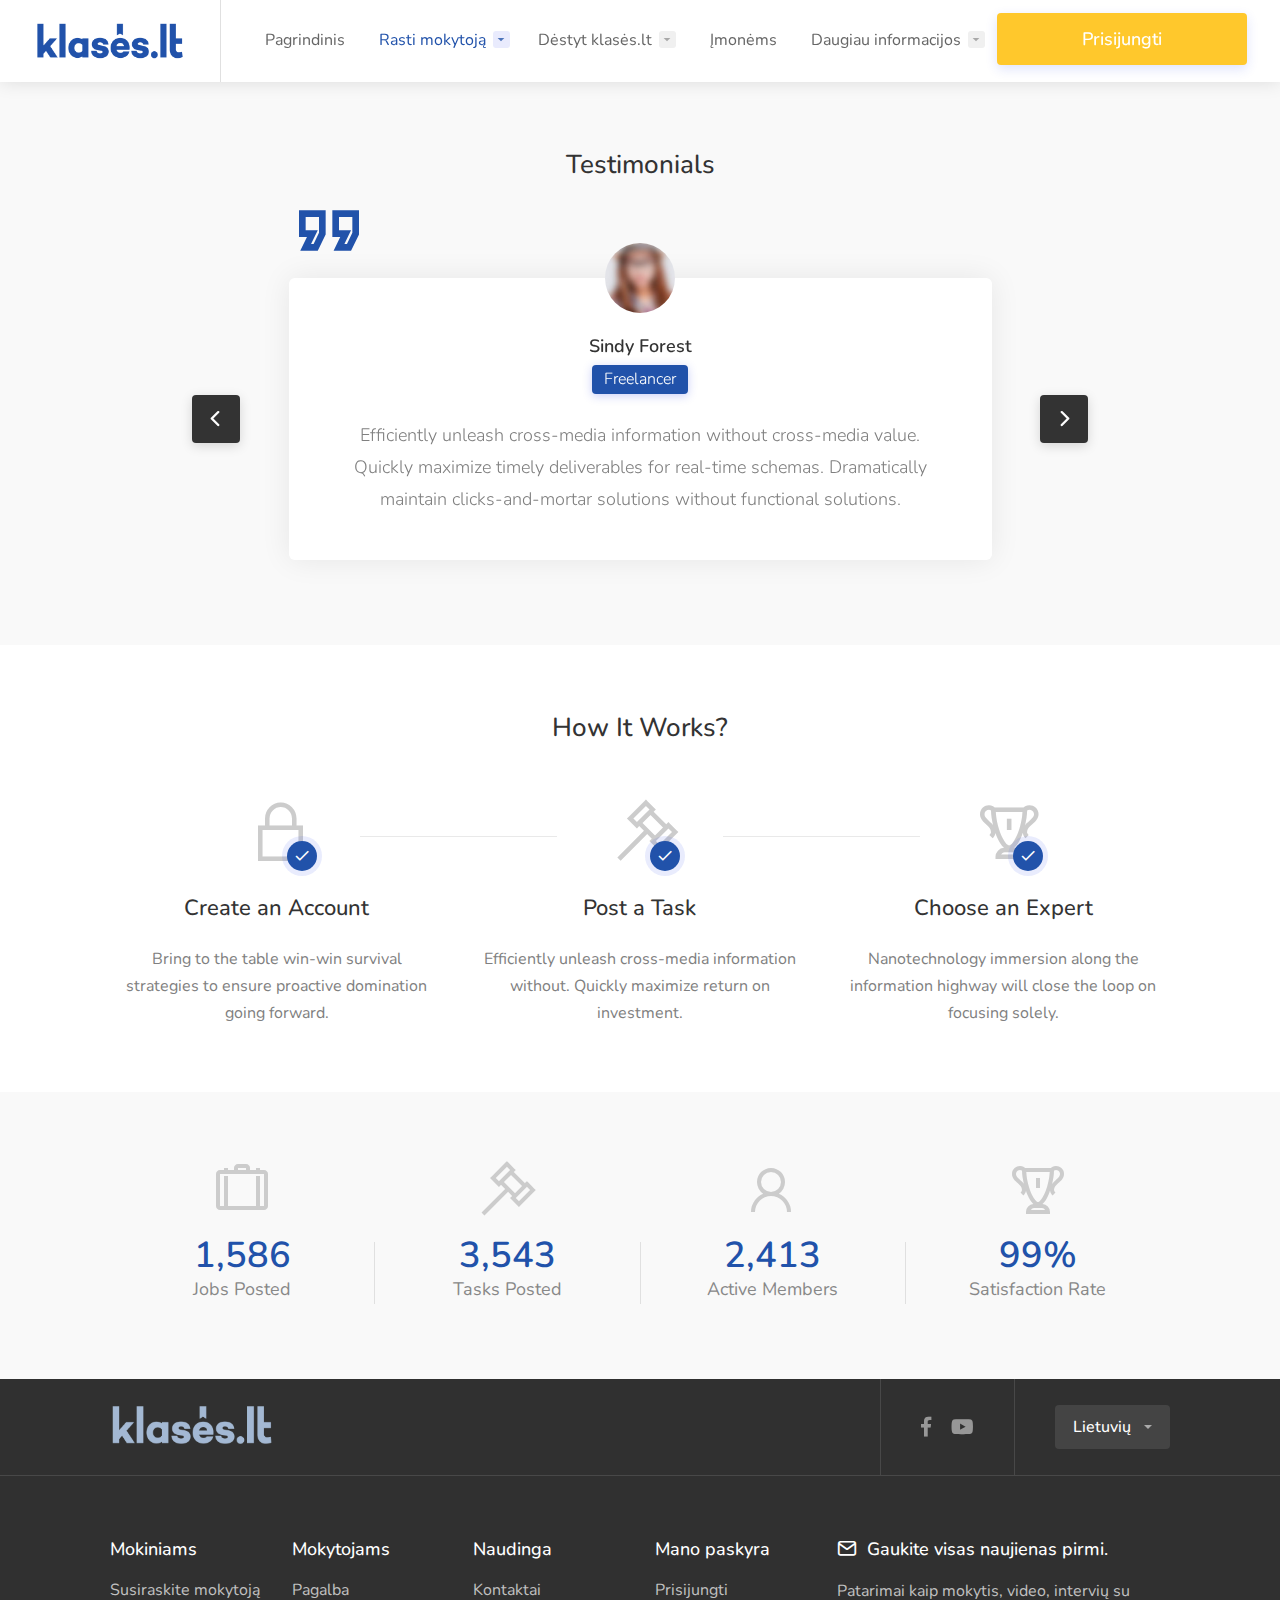
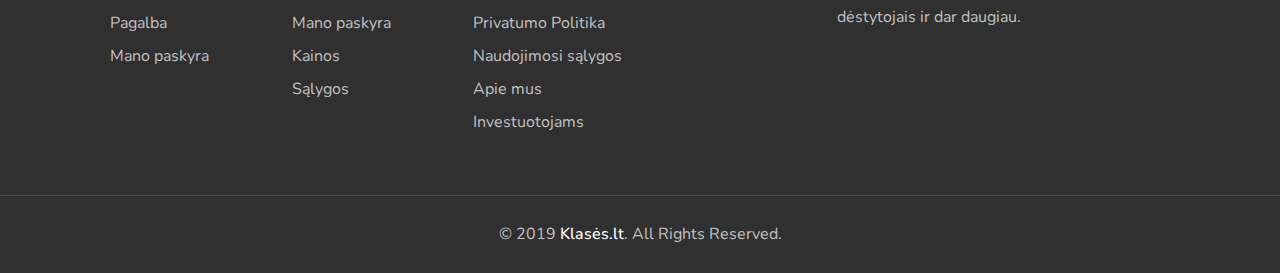
<file: HTML/index-2.html>
<!doctype html>
<html lang="en">
<head>

<!-- Basic Page Needs
================================================== -->
<title>Tapk mokytoju klasės.lt. Leisk mokiniams Tave rasti.</title>
<meta name="description" content="Uždirbk daugiau, paprastai valdyk savo laiką ir mokytojauk taip kaip Tau patogu. Mokytojauk per klases.lt">
<meta name="robots" content="index, follow" />
<meta name="keywords" content="mokyt individualiai, mokytojo darbas, mokytojavimas, papildomai uždirbti, pinigai">


<meta charset="utf-8">
<meta name="viewport" content="width=device-width, initial-scale=1, maximum-scale=1">

<!-- CSS
================================================== -->
<link rel="stylesheet" href="css/style.css">
<link rel="stylesheet" href="css/colors/blue.css">

<!-- Hotjar Tracking Code for www.klases.lt -->
<script>
    (function(h,o,t,j,a,r){
        h.hj=h.hj||function(){(h.hj.q=h.hj.q||[]).push(arguments)};
        h._hjSettings={hjid:1433294,hjsv:6};
        a=o.getElementsByTagName('head')[0];
        r=o.createElement('script');r.async=1;
        r.src=t+h._hjSettings.hjid+j+h._hjSettings.hjsv;
        a.appendChild(r);
    })(window,document,'https://static.hotjar.com/c/hotjar-','.js?sv=');
</script>

<!-- Global site tag (gtag.js) - Google Analytics -->
<script async src="https://www.googletagmanager.com/gtag/js?id=G-EEJTD2ENWS"></script>
<script>
  window.dataLayer = window.dataLayer || [];
  function gtag(){dataLayer.push(arguments);}
  gtag('js', new Date());

  gtag('config', 'G-EEJTD2ENWS');
</script>

<!-- MailerLite Universal -->
<script>
(function(m,a,i,l,e,r){ m['MailerLiteObject']=e;function f(){
var c={ a:arguments,q:[]};var r=this.push(c);return "number"!=typeof r?r:f.bind(c.q);}
f.q=f.q||[];m[e]=m[e]||f.bind(f.q);m[e].q=m[e].q||f.q;r=a.createElement(i);
var _=a.getElementsByTagName(i)[0];r.async=1;r.src=l+'?v'+(~~(new Date().getTime()/1000000));
_.parentNode.insertBefore(r,_);})(window, document, 'script', 'https://static.mailerlite.com/js/universal.js', 'ml');

var ml_account = ml('accounts', '1619048', 'v9c7a4a2b7', 'load');
</script>
<!-- End MailerLite Universal -->

<!-- Facebook Pixel Code -->
<script>
  !function(f,b,e,v,n,t,s)
  {if(f.fbq)return;n=f.fbq=function(){n.callMethod?
  n.callMethod.apply(n,arguments):n.queue.push(arguments)};
  if(!f._fbq)f._fbq=n;n.push=n;n.loaded=!0;n.version='2.0';
  n.queue=[];t=b.createElement(e);t.async=!0;
  t.src=v;s=b.getElementsByTagName(e)[0];
  s.parentNode.insertBefore(t,s)}(window, document,'script',
  'https://connect.facebook.net/en_US/fbevents.js');
  fbq('init', '1824038777698456');
  fbq('track', 'PageView');
</script>
<noscript><img height="1" width="1" style="display:none"
  src="https://www.facebook.com/tr?id=1824038777698456&ev=PageView&noscript=1"
/></noscript>
<!-- End Facebook Pixel Code -->

</head>
<body>
<script>
  window.fbAsyncInit = function() {
    FB.init({
      appId            : '2240413659584145',
      autoLogAppEvents : true,
      xfbml            : true,
      version          : 'v4.0'
    });
  };
</script>
<script async defer src="https://connect.facebook.net/en_US/sdk/xfbml.customerchat.js"></script>	



<!-- Load Facebook SDK for JavaScript -->
<div id="fb-root"></div>
<script>
  window.fbAsyncInit = function() {
    FB.init({
      xfbml            : true,
      version          : 'v4.0'
    });
  };

  (function(d, s, id) {
  var js, fjs = d.getElementsByTagName(s)[0];
  if (d.getElementById(id)) return;
  js = d.createElement(s); js.id = id;
  js.src = 'https://connect.facebook.net/en_US/sdk/xfbml.customerchat.js';
  fjs.parentNode.insertBefore(js, fjs);
}(document, 'script', 'facebook-jssdk'));</script>

<!-- Your customer chat code -->

<!-- Wrapper -->
<div id="wrapper">
<div class="fb-customerchat"
  attribution=setup_tool
  page_id="111504136861103"
  theme_color="#3d66c2"
  logged_in_greeting="Sveiki! Kaip galėtumėme jums padėti?"
  logged_out_greeting="Sveiki! Kaip galėtumėme jums padėti?">
</div>
<script type="text/javascript">FB.CustomerChat.show(shouldShowDialog: boolean);
</script>

<!-- Header Container
================================================== -->
<header id="header-container" class="fullwidth">

	<!-- Header -->
	<div id="header">
		<div class="container">
			
			<!-- Left Side Content -->
			<div class="left-side">
				
				<!-- Logo -->
				<div id="logo">
					<a href="index.html"><img src="images/logo.png" alt=""></a>
				</div>

				<!-- Main Navigation -->
				<nav id="navigation">
					<ul id="responsive">

						<li style="padding-top:3px"><a href="index.html" >Pagrindinis</a>
						</li>

						<li><a href="mokytojai.html" class="current">Rasti mokytoją</a>
							<ul class="dropdown-nav">
								<li><a href="mokytojai.html">Kalbos</a>
									<ul class="dropdown-nav">
											<li><a href="mokytojai.html">Anglų</a></li>
											<li><a href="mokytojai.html">Lietuvių</a></li>
											<li><a href="mokytojai.html">Rusų</a></li>
											<li><a href="mokytojai.html">Norvegų</a></li>
											<li><a href="mokytojai.html">Kita kalba</a></li>
										</ul>
								</li>		
								<li><a href="mokytojai.html">Verslas</a>
									<ul class="dropdown-nav">
											<li><a href="mokytojai.html">Pardavimai</a></li>
											<li><a href="mokytojai.html">Marketingas</a></li>
											<li><a href="mokytojai.html">Finansų valdymas</a></li>
											<li><a href="mokytojai.html">Kita</a></li>
										</ul>
								</li>
								<li><a href="mokytojai.html">Prie ekrano</a>
									<ul class="dropdown-nav">
											<li><a href="mokytojai.html">Programavimas</a></li>
											<li><a href="mokytojai.html">Dizainas</a></li>
											<li><a href="mokytojai.html">Svetainių kūrimas</a></li>
											<li><a href="mokytojai.html">Kita</a></li>
										</ul>
								</li>
								<li><a href="mokytojai.html">Sportas</a>
									<ul class="dropdown-nav">
											<li><a href="mokytojai.html">Joga</a></li>
											<li><a href="mokytojai.html">Tenisas</a></li>
											<li><a href="mokytojai.html">Golfas</a></li>
											<li><a href="mokytojai.html">Kita</a></li>
										</ul>
								</li>
								<li><a href="mokytojai.html">Kitos klasės</a>
									<ul class="dropdown-nav">
											<li><a href="mokytojai.html">Matematika</a></li>
											<li><a href="mokytojai.html">Biologija</a></li>
											<li><a href="mokytojai.html">Istorija</a></li>
											<li><a href="mokytojai.html">Kita</a></li>
										</ul>
								</li>	
							</ul>
						</li>

						<li><a href="kainos.html">Dėstyt klasės.lt</a>
							<ul class="dropdown-nav">
								<li><a href="kainos.html">Mokykloms</a></li>
								<li><a href="kainos.html">Naujiems mokytojams</a></li>
							</ul>
						</li>


						<li style="padding-top:3px"><a href="kontaktai.html">Įmonėms</a>
						</li>

						<li><a href="#">Daugiau informacijos</a>
							<ul class="dropdown-nav">
								<li><a href="kontaktai.html">Kontaktai</a></li>
								<li><a href="#">Naujienos</a></li>
								<li><a href="kontaktai.html">Pagalba</a></li>
							</ul>
						</li>

					</ul>
				</nav>
				<div class="clearfix"></div>
				<!-- Main Navigation / End -->
				
			</div>
			<!-- Left Side Content / End -->


			<!-- Right Side Content / End -->
			<div class="right-side">

				<!-- Mobile Navigation Button -->
				<span class="mmenu-trigger">
					<button class="hamburger hamburger--collapse" type="button">
						<span class="hamburger-box">
							<span class="hamburger-inner"></span>
						</span>
					</button>
				</span>
				<div class="intro-search-button">	
				<a href="prisijungti.html"><button class="button ripple-effect" style="width: 250px; background: #ffc82c; margin-top: 5px;" id="prisijungti-migtukas"> Prisijungti </button></a>
				</div>

			</div>
			<!-- Right Side Content / End -->

		</div>
	</div>
	<!-- Header / End -->

</header>
<div class="clearfix"></div>
<!-- Header Container / End -->




<!-- Content
================================================== -->

<!-- Testimonials -->
<div class="section gray padding-top-65 padding-bottom-55">
	
	<div class="container">
		<div class="row">
			<div class="col-xl-12">
				<!-- Section Headline -->
				<div class="section-headline centered margin-top-0 margin-bottom-5">
					<h3>Testimonials</h3>
				</div>
			</div>
		</div>
	</div>

	<!-- Categories Carousel -->
	<div class="fullwidth-carousel-container margin-top-20">
		<div class="testimonial-carousel testimonials">

			<!-- Item -->
			<div class="fw-carousel-review">
				<div class="testimonial-box">
					<div class="testimonial-avatar">
						<img src="images/user-avatar-small-02.jpg" alt="">
					</div>
					<div class="testimonial-author">
						<h4>Sindy Forest</h4>
						 <span>Freelancer</span>
					</div>
					<div class="testimonial">Efficiently unleash cross-media information without cross-media value. Quickly maximize timely deliverables for real-time schemas. Dramatically maintain clicks-and-mortar solutions without functional solutions.</div>
				</div>
			</div>

			<!-- Item -->
			<div class="fw-carousel-review">
				<div class="testimonial-box">
					<div class="testimonial-avatar">
						<img src="images/user-avatar-small-01.jpg" alt="">
					</div>
					<div class="testimonial-author">
						<h4>Tom Smith</h4>
						 <span>Freelancer</span>
					</div>
					<div class="testimonial">Completely synergize resource taxing relationships via premier niche markets. Professionally cultivate one-to-one customer service with robust ideas. Dynamically innovate resource-leveling customer service for state of the art.</div>
				</div>
			</div>

			<!-- Item -->
			<div class="fw-carousel-review">
				<div class="testimonial-box">
					<div class="testimonial-avatar">
						<img src="images/user-avatar-placeholder.png" alt="">
					</div>
					<div class="testimonial-author">
						<h4>Sebastiano Piccio</h4>
						 <span>Employer</span>
					</div>
					<div class="testimonial">Completely synergize resource taxing relationships via premier niche markets. Professionally cultivate one-to-one customer service with robust ideas. Dynamically innovate resource-leveling customer service for state of the art.</div>
				</div>
			</div>

			<!-- Item -->
			<div class="fw-carousel-review">
				<div class="testimonial-box">
					<div class="testimonial-avatar">
						<img src="images/user-avatar-small-03.jpg" alt="">
					</div>
					<div class="testimonial-author">
						<h4>David Peterson</h4>
						 <span>Freelancer</span>
					</div>
					<div class="testimonial">Collaboratively administrate turnkey channels whereas virtual e-tailers. Objectively seize scalable metrics whereas proactive e-services. Seamlessly empower fully researched growth strategies and interoperable sources.</div>
				</div>
			</div>

			<!-- Item -->
			<div class="fw-carousel-review">
				<div class="testimonial-box">
					<div class="testimonial-avatar">
						<img src="images/user-avatar-placeholder.png" alt="">
					</div>
					<div class="testimonial-author">
						<h4>Marcin Kowalski</h4>
						 <span>Freelancer</span>
					</div>
					<div class="testimonial">Efficiently unleash cross-media information without cross-media value. Quickly maximize timely deliverables for real-time schemas. Dramatically maintain clicks-and-mortar solutions without functional solutions.</div>
				</div>
			</div>

		</div>
	</div>
	<!-- Categories Carousel / End -->

</div>
<!-- Testimonials / End -->

<!-- Icon Boxes -->
<div class="section padding-top-65 padding-bottom-65">
	<div class="container">
		<div class="row">

			<div class="col-xl-12">
				<!-- Section Headline -->
				<div class="section-headline centered margin-top-0 margin-bottom-5">
					<h3>How It Works?</h3>
				</div>
			</div>
			
			<div class="col-xl-4 col-md-4">
				<!-- Icon Box -->
				<div class="icon-box with-line">
					<!-- Icon -->
					<div class="icon-box-circle">
						<div class="icon-box-circle-inner">
							<i class="icon-line-awesome-lock"></i>
							<div class="icon-box-check"><i class="icon-material-outline-check"></i></div>
						</div>
					</div>
					<h3>Create an Account</h3>
					<p>Bring to the table win-win survival strategies to ensure proactive domination going forward.</p>
				</div>
			</div>

			<div class="col-xl-4 col-md-4">
				<!-- Icon Box -->
				<div class="icon-box with-line">
					<!-- Icon -->
					<div class="icon-box-circle">
						<div class="icon-box-circle-inner">
							<i class="icon-line-awesome-legal"></i>
							<div class="icon-box-check"><i class="icon-material-outline-check"></i></div>
						</div>
					</div>
					<h3>Post a Task</h3>
					<p>Efficiently unleash cross-media information without. Quickly maximize return on investment.</p>
				</div>
			</div>

			<div class="col-xl-4 col-md-4">
				<!-- Icon Box -->
				<div class="icon-box">
					<!-- Icon -->
					<div class="icon-box-circle">
						<div class="icon-box-circle-inner">
							<i class=" icon-line-awesome-trophy"></i>
							<div class="icon-box-check"><i class="icon-material-outline-check"></i></div>
						</div>
					</div>
					<h3>Choose an Expert</h3>
					<p>Nanotechnology immersion along the information highway will close the loop on focusing solely.</p>
				</div>
			</div>

		</div>
	</div>
</div>
<!-- Icon Boxes / End -->

<!-- Counters -->
<div class="section gray padding-top-70 padding-bottom-75">
	<div class="container">
		<div class="row">

			<div class="col-xl-12">
				<div class="counters-container">
					
					<!-- Counter -->
					<div class="single-counter">
						<i class="icon-line-awesome-suitcase"></i>
						<div class="counter-inner">
							<h3><span class="counter">1,586</span></h3>
							<span class="counter-title">Jobs Posted</span>
						</div>
					</div>

					<!-- Counter -->
					<div class="single-counter">
						<i class="icon-line-awesome-legal"></i>
						<div class="counter-inner">
							<h3><span class="counter">3,543</span></h3>
							<span class="counter-title">Tasks Posted</span>
						</div>
					</div>

					<!-- Counter -->
					<div class="single-counter">
						<i class="icon-line-awesome-user"></i>
						<div class="counter-inner">
							<h3><span class="counter">2,413</span></h3>
							<span class="counter-title">Active Members</span>
						</div>
					</div>

					<!-- Counter -->
					<div class="single-counter">
						<i class="icon-line-awesome-trophy"></i>
						<div class="counter-inner">
							<h3><span class="counter">99</span>%</h3>
							<span class="counter-title">Satisfaction Rate</span>
						</div>
					</div>

				</div>
			</div>
		</div>
	</div>
</div>
<!-- Counters / End -->


<!-- Footer
================================================== -->
<div id="footer">
	
	<!-- Footer Top Section -->
	<div class="footer-top-section">
		<div class="container">
			<div class="row">
				<div class="col-xl-12">

					<!-- Footer Rows Container -->
					<div class="footer-rows-container">
						
						<!-- Left Side -->
						<div class="footer-rows-left">
							<div class="footer-row">
								<div class="footer-row-inner footer-logo">
									<img src="images/logo2.png" alt="">
								</div>
							</div>
						</div>
						
						<!-- Right Side -->
						<div class="footer-rows-right">

							<!-- Social Icons -->
							<div class="footer-row">
								<div class="footer-row-inner">
									<ul class="footer-social-links">
										<li>
											<a href="https://www.facebook.com/klases.lt/" title="Facebook" data-tippy-placement="bottom" data-tippy-theme="light">
												<i class="icon-brand-facebook-f"></i>
											</a>
										</li>
										<li>
											<a href="#" title="YouTube" data-tippy-placement="bottom" data-tippy-theme="light">
												<i class="icon-brand-youtube"></i>
											</a>
										</li>
									</ul>
									<div class="clearfix"></div>
								</div>
							</div>
							
							<!-- Language Switcher -->
							<div class="footer-row">
								<div class="footer-row-inner">
									<select class="selectpicker language-switcher" data-selected-text-format="count" data-size="5">
										<option selected>Lietuvių</option>
										<option >English</option>
									</select>
								</div>
							</div>
						</div>

					</div>
					<!-- Footer Rows Container / End -->
				</div>
			</div>
		</div>
	</div>
	<!-- Footer Top Section / End -->

	<!-- Footer Middle Section -->
	<div class="footer-middle-section">
		<div class="container">
			<div class="row">

				<!-- Links -->
				<div class="col-xl-2 col-lg-2 col-md-3">
					<div class="footer-links">
						<h3>Mokiniams</h3>
						<ul>
							<li><a href="mokytojai.html"><span>Susiraskite mokytoją</span></a></li>
							<li><a href="kontaktai.html"><span>Pagalba</span></a></li>
							<li><a href="prisijungti.html"><span>Mano paskyra</span></a></li>
						</ul>
					</div>
				</div>

				<!-- Links -->
				<div class="col-xl-2 col-lg-2 col-md-3">
					<div class="footer-links">
						<h3>Mokytojams</h3>
						<ul>
							<li><a href="kontaktai.html"><span>Pagalba</span></a></li>
							<li><a href="prisijungti.html"><span>Mano paskyra</span></a></li>
							<li><a href="kainos.html"><span>Kainos</span></a></li>
							<li><a href="kontaktai.html"><span>Sąlygos</span></a></li>
						</ul>
					</div>
				</div>

				<!-- Links -->
				<div class="col-xl-2 col-lg-2 col-md-3">
					<div class="footer-links">
						<h3>Naudinga</h3>
						<ul>
							<li><a href="kontaktai.html"><span>Kontaktai</span></a></li>
							<li><a href="#"><span>Privatumo Politika</span></a></li>
							<li><a href="#"><span>Naudojimosi sąlygos</span></a></li>
							<li><a href="#"><span>Apie mus</span></a></li>
							<li><a href="#"><span>Investuotojams</span></a></li>
						</ul>
					</div>
				</div>

				<!-- Links -->
				<div class="col-xl-2 col-lg-2 col-md-3">
					<div class="footer-links">
						<h3>Mano paskyra</h3>
						<ul>
							<li><a href="#"><span>Prisijungti</span></a></li>
						</ul>
					</div>
				</div>

				<!-- Newsletter -->
				<div class="col-xl-4 col-lg-4 col-md-12">
					<h3><i class="icon-feather-mail"></i> Gaukite visas naujienas pirmi.</h3>
					<p>Patarimai kaip mokytis, video, intervių su dėstytojais ir dar daugiau.</p>
					<div class="ml-form-embed"
  data-account="1619048:v9c7a4a2b7"
  data-form="1436212:n7u5b3">
</div>
		
				</div>
			</div>
		</div>
	</div>
	<!-- Footer Middle Section / End -->
	
	<!-- Footer Copyrights -->
	<div class="footer-bottom-section">
		<div class="container">
			<div class="row">
				<div class="col-xl-12">
					© 2019 <strong>Klasės.lt</strong>. All Rights Reserved.
				</div>
			</div>
		</div>
	</div>
	<!-- Footer Copyrights / End -->

</div>
<!-- Footer / End -->

</div>
<!-- Wrapper / End -->


<!-- Scripts
================================================== -->
<script src="js/jquery-3.4.1.min.js"></script>
<script src="js/jquery-migrate-3.1.0.min.js"></script>
<script src="js/mmenu.min.js"></script>
<script src="js/tippy.all.min.js"></script>
<script src="js/simplebar.min.js"></script>
<script src="js/bootstrap-slider.min.js"></script>
<script src="js/bootstrap-select.min.js"></script>
<script src="js/snackbar.js"></script>
<script src="js/clipboard.min.js"></script>
<script src="js/counterup.min.js"></script>
<script src="js/magnific-popup.min.js"></script>
<script src="js/slick.min.js"></script>
<script src="js/custom.js"></script>

<!-- Snackbar // documentation: https://www.polonel.com/snackbar/ -->
<script>
// Snackbar for user status switcher
$('#snackbar-user-status label').click(function() { 
	Snackbar.show({
		text: 'Your status has been changed!',
		pos: 'bottom-center',
		showAction: false,
		actionText: "Dismiss",
		duration: 3000,
		textColor: '#fff',
		backgroundColor: '#383838'
	}); 
}); 
</script>

<!-- Leaflet // Docs: https://leafletjs.com/ -->
<script src="js/leaflet.min.js"></script>

<!-- Leaflet Geocoder + Search Autocomplete // Docs: https://github.com/perliedman/leaflet-control-geocoder -->
<script src="js/leaflet-autocomplete.js"></script>
<script src="js/leaflet-control-geocoder.js"></script>

</body>
</html>
</file>
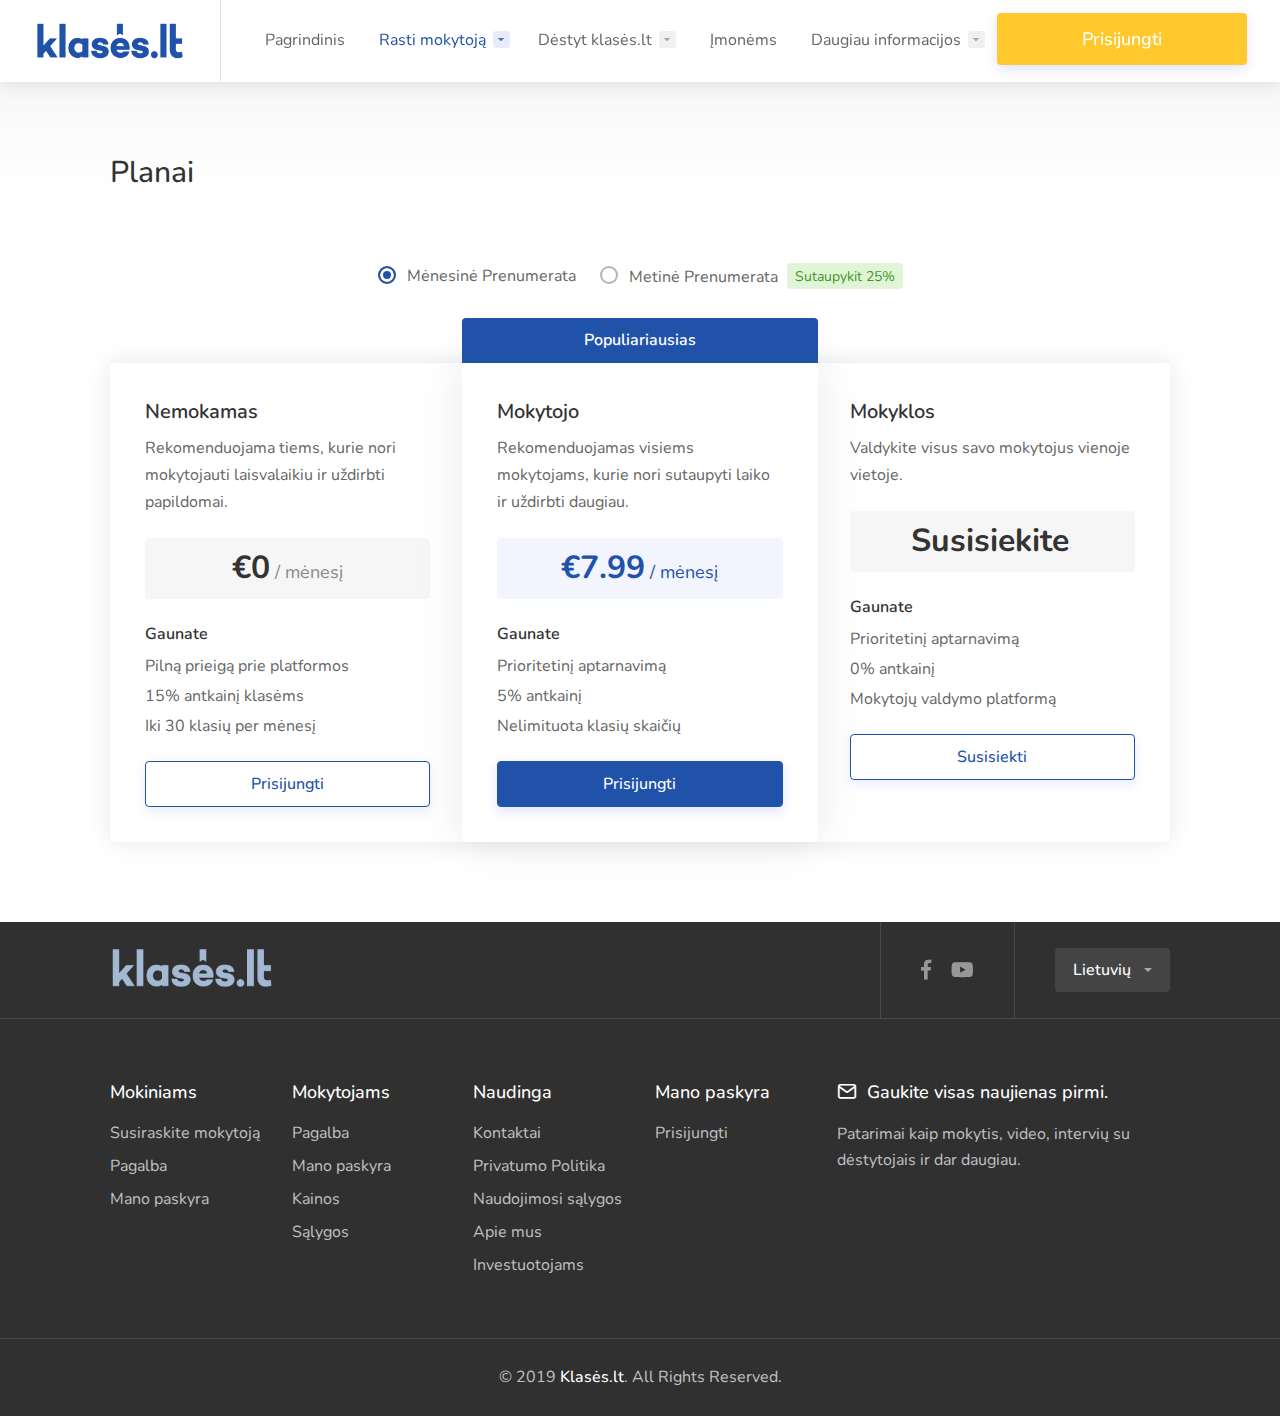
<file: HTML/kainos.html>
<!doctype html>
<html lang="en">
<head>

<!-- Basic Page Needs
================================================== -->
<title>Tapk mokytoju klasės.lt. Leisk mokiniams Tave rasti.</title>
<meta name="description" content="Uždirbk daugiau, paprastai valdyk savo laiką ir mokytojauk taip kaip Tau patogu. Mokytojauk per klases.lt">
<meta name="robots" content="index, follow" />
<meta name="keywords" content="mokyt individualiai, mokytojo darbas, mokytojavimas, papildomai uždirbti, pinigai">


<meta charset="utf-8">
<meta name="viewport" content="width=device-width, initial-scale=1, maximum-scale=1">

<!--Icon-->

<link rel="apple-touch-icon" sizes="57x57" href="images/icon/apple-icon-57x57.png">
<link rel="apple-touch-icon" sizes="60x60" href="images/icon/apple-icon-60x60.png">
<link rel="apple-touch-icon" sizes="72x72" href="images/icon/apple-icon-72x72.png">
<link rel="apple-touch-icon" sizes="76x76" href="images/icon/apple-icon-76x76.png">
<link rel="apple-touch-icon" sizes="114x114" href="images/icon/apple-icon-114x114.png">
<link rel="apple-touch-icon" sizes="120x120" href="images/icon/apple-icon-120x120.png">
<link rel="apple-touch-icon" sizes="144x144" href="images/icon/apple-icon-144x144.png">
<link rel="apple-touch-icon" sizes="152x152" href="images/icon/apple-icon-152x152.png">
<link rel="apple-touch-icon" sizes="180x180" href="images/icon/apple-icon-180x180.png">
<link rel="icon" type="image/png" sizes="192x192"  href="images/icon/android-icon-192x192.png">
<link rel="icon" type="image/png" sizes="32x32" href="images/icon/favicon-32x32.png">
<link rel="icon" type="image/png" sizes="96x96" href="images/icon/favicon-96x96.png">
<link rel="icon" type="image/png" sizes="16x16" href="images/icon/favicon-16x16.png">
<link rel="manifest" href="images/icon/manifest.json">
<meta name="msapplication-TileColor" content="#ffffff">
<meta name="msapplication-TileImage" content="images/icon/ms-icon-144x144.png">
<meta name="theme-color" content="#ffffff">





<!-- CSS
================================================== -->
<link rel="stylesheet" href="css/style.css">
<link rel="stylesheet" href="css/colors/blue.css">



<!-- Global site tag (gtag.js) - Google Analytics -->
<script async src="https://www.googletagmanager.com/gtag/js?id=G-EEJTD2ENWS"></script>
<script>
  window.dataLayer = window.dataLayer || [];
  function gtag(){dataLayer.push(arguments);}
  gtag('js', new Date());

  gtag('config', 'G-EEJTD2ENWS');
</script>

<!-- MailerLite Universal -->
<script>
(function(m,a,i,l,e,r){ m['MailerLiteObject']=e;function f(){
var c={ a:arguments,q:[]};var r=this.push(c);return "number"!=typeof r?r:f.bind(c.q);}
f.q=f.q||[];m[e]=m[e]||f.bind(f.q);m[e].q=m[e].q||f.q;r=a.createElement(i);
var _=a.getElementsByTagName(i)[0];r.async=1;r.src=l+'?v'+(~~(new Date().getTime()/1000000));
_.parentNode.insertBefore(r,_);})(window, document, 'script', 'https://static.mailerlite.com/js/universal.js', 'ml');

var ml_account = ml('accounts', '1619048', 'v9c7a4a2b7', 'load');
</script>
<!-- End MailerLite Universal -->

<!-- Facebook Pixel Code -->
<script>
  !function(f,b,e,v,n,t,s)
  {if(f.fbq)return;n=f.fbq=function(){n.callMethod?
  n.callMethod.apply(n,arguments):n.queue.push(arguments)};
  if(!f._fbq)f._fbq=n;n.push=n;n.loaded=!0;n.version='2.0';
  n.queue=[];t=b.createElement(e);t.async=!0;
  t.src=v;s=b.getElementsByTagName(e)[0];
  s.parentNode.insertBefore(t,s)}(window, document,'script',
  'https://connect.facebook.net/en_US/fbevents.js');
  fbq('init', '1824038777698456');
  fbq('track', 'PageView');
</script>
<noscript><img height="1" width="1" style="display:none"
  src="https://www.facebook.com/tr?id=1824038777698456&ev=PageView&noscript=1"
/></noscript>
<!-- End Facebook Pixel Code -->

</head>
<body>
<script>
  window.fbAsyncInit = function() {
    FB.init({
      appId            : '2240413659584145',
      autoLogAppEvents : true,
      xfbml            : true,
      version          : 'v4.0'
    });
  };
</script>
<script async defer src="https://connect.facebook.net/en_US/sdk/xfbml.customerchat.js"></script>	



<!-- Load Facebook SDK for JavaScript -->
<div id="fb-root"></div>
<script>
  window.fbAsyncInit = function() {
    FB.init({
      xfbml            : true,
      version          : 'v4.0'
    });
  };

  (function(d, s, id) {
  var js, fjs = d.getElementsByTagName(s)[0];
  if (d.getElementById(id)) return;
  js = d.createElement(s); js.id = id;
  js.src = 'https://connect.facebook.net/en_US/sdk/xfbml.customerchat.js';
  fjs.parentNode.insertBefore(js, fjs);
}(document, 'script', 'facebook-jssdk'));</script>

<!-- Your customer chat code -->

<!-- Wrapper -->
<div id="wrapper">
<div class="fb-customerchat"
  attribution=setup_tool
  page_id="111504136861103"
  theme_color="#3d66c2"
  logged_in_greeting="Sveiki! Kaip galėtumėme jums padėti?"
  logged_out_greeting="Sveiki! Kaip galėtumėme jums padėti?">
</div>
<script type="text/javascript">FB.CustomerChat.show(shouldShowDialog: boolean);
</script>

<!-- Header Container
================================================== -->
<header id="header-container" class="fullwidth">

	<!-- Header -->
	<div id="header">
		<div class="container">
			
			<!-- Left Side Content -->
			<div class="left-side">
				
				<!-- Logo -->
				<div id="logo">
					<a href="index.html"><img src="images/logo.webp" alt=""></a>
				</div>

				<!-- Main Navigation -->
				<nav id="navigation">
					<ul id="responsive">

						<li style="padding-top:3px"><a href="index.html" >Pagrindinis</a>
						</li>

						<li><a href="mokytojai.html" class="current">Rasti mokytoją</a>
							<ul class="dropdown-nav">
								<li><a href="mokytojai.html">Kalbos</a>
									<ul class="dropdown-nav">
											<li><a href="mokytojai.html">Anglų</a></li>
											<li><a href="mokytojai.html">Lietuvių</a></li>
											<li><a href="mokytojai.html">Rusų</a></li>
											<li><a href="mokytojai.html">Norvegų</a></li>
											<li><a href="mokytojai.html">Kita kalba</a></li>
										</ul>
								</li>		
								<li><a href="mokytojai.html">Verslas</a>
									<ul class="dropdown-nav">
											<li><a href="mokytojai.html">Pardavimai</a></li>
											<li><a href="mokytojai.html">Marketingas</a></li>
											<li><a href="mokytojai.html">Finansų valdymas</a></li>
											<li><a href="mokytojai.html">Kita</a></li>
										</ul>
								</li>
								<li><a href="mokytojai.html">Prie ekrano</a>
									<ul class="dropdown-nav">
											<li><a href="mokytojai.html">Programavimas</a></li>
											<li><a href="mokytojai.html">Dizainas</a></li>
											<li><a href="mokytojai.html">Svetainių kūrimas</a></li>
											<li><a href="mokytojai.html">Kita</a></li>
										</ul>
								</li>
								<li><a href="mokytojai.html">Sportas</a>
									<ul class="dropdown-nav">
											<li><a href="mokytojai.html">Joga</a></li>
											<li><a href="mokytojai.html">Tenisas</a></li>
											<li><a href="mokytojai.html">Golfas</a></li>
											<li><a href="mokytojai.html">Kita</a></li>
										</ul>
								</li>
								<li><a href="mokytojai.html">Kitos klasės</a>
									<ul class="dropdown-nav">
											<li><a href="mokytojai.html">Matematika</a></li>
											<li><a href="mokytojai.html">Biologija</a></li>
											<li><a href="mokytojai.html">Istorija</a></li>
											<li><a href="mokytojai.html">Kita</a></li>
										</ul>
								</li>	
							</ul>
						</li>

						<li><a href="kainos.html">Dėstyt klasės.lt</a>
							<ul class="dropdown-nav">
								<li><a href="kainos.html">Mokykloms</a></li>
								<li><a href="kainos.html">Naujiems mokytojams</a></li>
							</ul>
						</li>


						<li style="padding-top:3px"><a href="kontaktai.html">Įmonėms</a>
						</li>

						<li><a href="#">Daugiau informacijos</a>
							<ul class="dropdown-nav">
								<li><a href="kontaktai.html">Kontaktai</a></li>
								<li><a href="#">Naujienos</a></li>
								<li><a href="kontaktai.html">Pagalba</a></li>
							</ul>
						</li>

					</ul>
				</nav>
				<div class="clearfix"></div>
				<!-- Main Navigation / End -->
				
			</div>
			<!-- Left Side Content / End -->


			<!-- Right Side Content / End -->
			<div class="right-side">

				<!-- Mobile Navigation Button -->
				<span class="mmenu-trigger">
					<button class="hamburger hamburger--collapse" type="button">
						<span class="hamburger-box">
							<span class="hamburger-inner"></span>
						</span>
					</button>
				</span>
				<div class="intro-search-button">	
				<a href="prisijungti.html"><button class="button ripple-effect" style="width: 250px; background: #ffc82c; margin-top: 5px;" id="prisijungti-migtukas"> Prisijungti </button></a>
				</div>

			</div>
			<!-- Right Side Content / End -->

		</div>
	</div>
	<!-- Header / End -->

</header>
<div class="clearfix"></div>
<!-- Header Container / End -->

<!-- Titlebar
================================================== -->
<div id="titlebar" class="gradient">
	<div class="container">
		<div class="row">
			<div class="col-md-12">

				<h2>Planai</h2>

				

			</div>
		</div>
	</div>
</div>


<!-- Page Content
================================================== -->
<div class="container">
	<div class="row">

		<div class="col-xl-12">

			<!-- Billing Cycle  -->
			<div class="billing-cycle-radios margin-bottom-70">
				<div class="radio billed-monthly-radio">
					<input id="radio-5" name="radio-payment-type" type="radio" checked>
					<label for="radio-5"><span class="radio-label"></span> Mėnesinė Prenumerata</label>
				</div>

				<div class="radio billed-yearly-radio">
					<input id="radio-6" name="radio-payment-type" type="radio">
					<label for="radio-6"><span class="radio-label"></span> Metinė Prenumerata <span class="small-label">Sutaupykit 25%</span></label>
				</div>
			</div>

			<!-- Pricing Plans Container -->
			<div class="pricing-plans-container">

				<!-- Plan -->
				<div class="pricing-plan">
					<h3>Nemokamas</h3>
					<p class="margin-top-10">Rekomenduojama tiems, kurie nori mokytojauti laisvalaikiu ir uždirbti papildomai.</p>
					<div class="pricing-plan-label billed-monthly-label"><strong>€0</strong>/ mėnesį</div>
					<div class="pricing-plan-label billed-yearly-label"><strong>€0</strong>/ metus</div>
					<div class="pricing-plan-features">
						<strong>Gaunate</strong>
						<ul>
							<li>Pilną prieigą prie platformos</li>
							<li>15% antkainį klasėms</li>
							<li>Iki 30 klasių per mėnesį</li>
						</ul>
					</div>
					<a href="prisijungti.html" class="button full-width margin-top-20">Prisijungti</a>
				</div>

				<!-- Plan -->
				<div class="pricing-plan recommended">
					<div class="recommended-badge">Populiariausias</div>
					<h3>Mokytojo</h3>
					<p class="margin-top-10">Rekomenduojamas visiems mokytojams, kurie nori sutaupyti laiko ir uždirbti daugiau.</p>
					<div class="pricing-plan-label billed-monthly-label"><strong>€7.99</strong>/ mėnesį</div>
					<div class="pricing-plan-label billed-yearly-label"><strong>€71.99</strong>/ metus</div>
					<div class="pricing-plan-features">
						<strong>Gaunate</strong>
						<ul>
							<li>Prioritetinį aptarnavimą</li>
							<li>5% antkainį</li>
							<li>Nelimituota klasių skaičių</li>
						</ul>
					</div>
					<a href="prisijungti.html" class="button full-width margin-top-20">Prisijungti</a>
				</div>

				<!-- Plan -->
				<div class="pricing-plan">
					<h3>Mokyklos</h3>
					<p class="margin-top-10">Valdykite visus savo mokytojus vienoje vietoje.</p>
					<div class="pricing-plan-label billed-monthly-label"><strong>Susisiekite</strong></div>
					<div class="pricing-plan-label billed-yearly-label"><strong>Susisiekite</strong></div>
					<div class="pricing-plan-features">
						<strong>Gaunate</strong>
						<ul>
							<li>Prioritetinį aptarnavimą</li>
							<li>0% antkainį</li>
							<li>Mokytojų valdymo platformą</li>
						</ul>
					</div>
					<a href="kontaktai.html" class="button full-width margin-top-20">Susisiekti</a>
				</div>
			</div>

		</div>

	</div>
</div>


<div class="margin-top-80"></div>

<!-- Footer
================================================== -->
<div id="footer">
	
	<!-- Footer Top Section -->
	<div class="footer-top-section">
		<div class="container">
			<div class="row">
				<div class="col-xl-12">

					<!-- Footer Rows Container -->
					<div class="footer-rows-container">
						
						<!-- Left Side -->
						<div class="footer-rows-left">
							<div class="footer-row">
								<div class="footer-row-inner footer-logo">
									<img src="images/logo2.webp" alt="">
								</div>
							</div>
						</div>
						
						<!-- Right Side -->
						<div class="footer-rows-right">

							<!-- Social Icons -->
							<div class="footer-row">
								<div class="footer-row-inner">
									<ul class="footer-social-links">
										<li>
											<a href="https://www.facebook.com/klases.lt/" title="Facebook" data-tippy-placement="bottom" data-tippy-theme="light">
												<i class="icon-brand-facebook-f"></i>
											</a>
										</li>
										<li>
											<a href="#" title="YouTube" data-tippy-placement="bottom" data-tippy-theme="light">
												<i class="icon-brand-youtube"></i>
											</a>
										</li>
									</ul>
									<div class="clearfix"></div>
								</div>
							</div>
							
							<!-- Language Switcher -->
							<div class="footer-row">
								<div class="footer-row-inner">
									<select class="selectpicker language-switcher" data-selected-text-format="count" data-size="5">
										<option selected>Lietuvių</option>
										<option >English</option>
									</select>
								</div>
							</div>
						</div>

					</div>
					<!-- Footer Rows Container / End -->
				</div>
			</div>
		</div>
	</div>
	<!-- Footer Top Section / End -->

	<!-- Footer Middle Section -->
	<div class="footer-middle-section">
		<div class="container">
			<div class="row">

				<!-- Links -->
				<div class="col-xl-2 col-lg-2 col-md-3">
					<div class="footer-links">
						<h3>Mokiniams</h3>
						<ul>
							<li><a href="mokytojai.html"><span>Susiraskite mokytoją</span></a></li>
							<li><a href="kontaktai.html"><span>Pagalba</span></a></li>
							<li><a href="prisijungti.html"><span>Mano paskyra</span></a></li>
						</ul>
					</div>
				</div>

				<!-- Links -->
				<div class="col-xl-2 col-lg-2 col-md-3">
					<div class="footer-links">
						<h3>Mokytojams</h3>
						<ul>
							<li><a href="kontaktai.html"><span>Pagalba</span></a></li>
							<li><a href="prisijungti.html"><span>Mano paskyra</span></a></li>
							<li><a href="kainos.html"><span>Kainos</span></a></li>
							<li><a href="kontaktai.html"><span>Sąlygos</span></a></li>
						</ul>
					</div>
				</div>

				<!-- Links -->
				<div class="col-xl-2 col-lg-2 col-md-3">
					<div class="footer-links">
						<h3>Naudinga</h3>
						<ul>
							<li><a href="kontaktai.html"><span>Kontaktai</span></a></li>
							<li><a href="terms.html"><span>Privatumo Politika</span></a></li>
							<li><a href="#"><span>Naudojimosi sąlygos</span></a></li>
							<li><a href="#"><span>Apie mus</span></a></li>
							<li><a href="#"><span>Investuotojams</span></a></li>
						</ul>
					</div>
				</div>

				<!-- Links -->
				<div class="col-xl-2 col-lg-2 col-md-3">
					<div class="footer-links">
						<h3>Mano paskyra</h3>
						<ul>
							<li><a href="#"><span>Prisijungti</span></a></li>
						</ul>
					</div>
				</div>

				<!-- Newsletter -->
				<div class="col-xl-4 col-lg-4 col-md-12">
					<h3><i class="icon-feather-mail"></i> Gaukite visas naujienas pirmi.</h3>
					<p>Patarimai kaip mokytis, video, intervių su dėstytojais ir dar daugiau.</p>
					<div class="ml-form-embed"
  data-account="1619048:v9c7a4a2b7"
  data-form="1436212:n7u5b3">
</div>
		
				</div>
			</div>
		</div>
	</div>
	<!-- Footer Middle Section / End -->
	
	<!-- Footer Copyrights -->
	<div class="footer-bottom-section">
		<div class="container">
			<div class="row">
				<div class="col-xl-12">
					© 2019 <strong>Klasės.lt</strong>. All Rights Reserved.
				</div>
			</div>
		</div>
	</div>
	<!-- Footer Copyrights / End -->

</div>
<!-- Footer / End -->

</div>
<!-- Wrapper / End -->

<!-- Scripts
================================================== -->
<script src="js/jquery-3.4.1.min.js"></script>
<script src="js/jquery-migrate-3.1.0.min.js"></script>
<script src="js/mmenu.min.js"></script>
<script src="js/tippy.all.min.js"></script>
<script src="js/simplebar.min.js"></script>
<script src="js/bootstrap-slider.min.js"></script>
<script src="js/bootstrap-select.min.js"></script>
<script src="js/snackbar.js"></script>
<script src="js/clipboard.min.js"></script>
<script src="js/counterup.min.js"></script>
<script src="js/magnific-popup.min.js"></script>
<script src="js/slick.min.js"></script>
<script src="js/custom.js"></script>

<!-- Snackbar // documentation: https://www.polonel.com/snackbar/ -->
<script>
// Snackbar for user status switcher
$('#snackbar-user-status label').click(function() { 
	Snackbar.show({
		text: 'Your status has been changed!',
		pos: 'bottom-center',
		showAction: false,
		actionText: "Dismiss",
		duration: 3000,
		textColor: '#fff',
		backgroundColor: '#383838'
	}); 
}); 
</script>

</body>
</html>
</file>
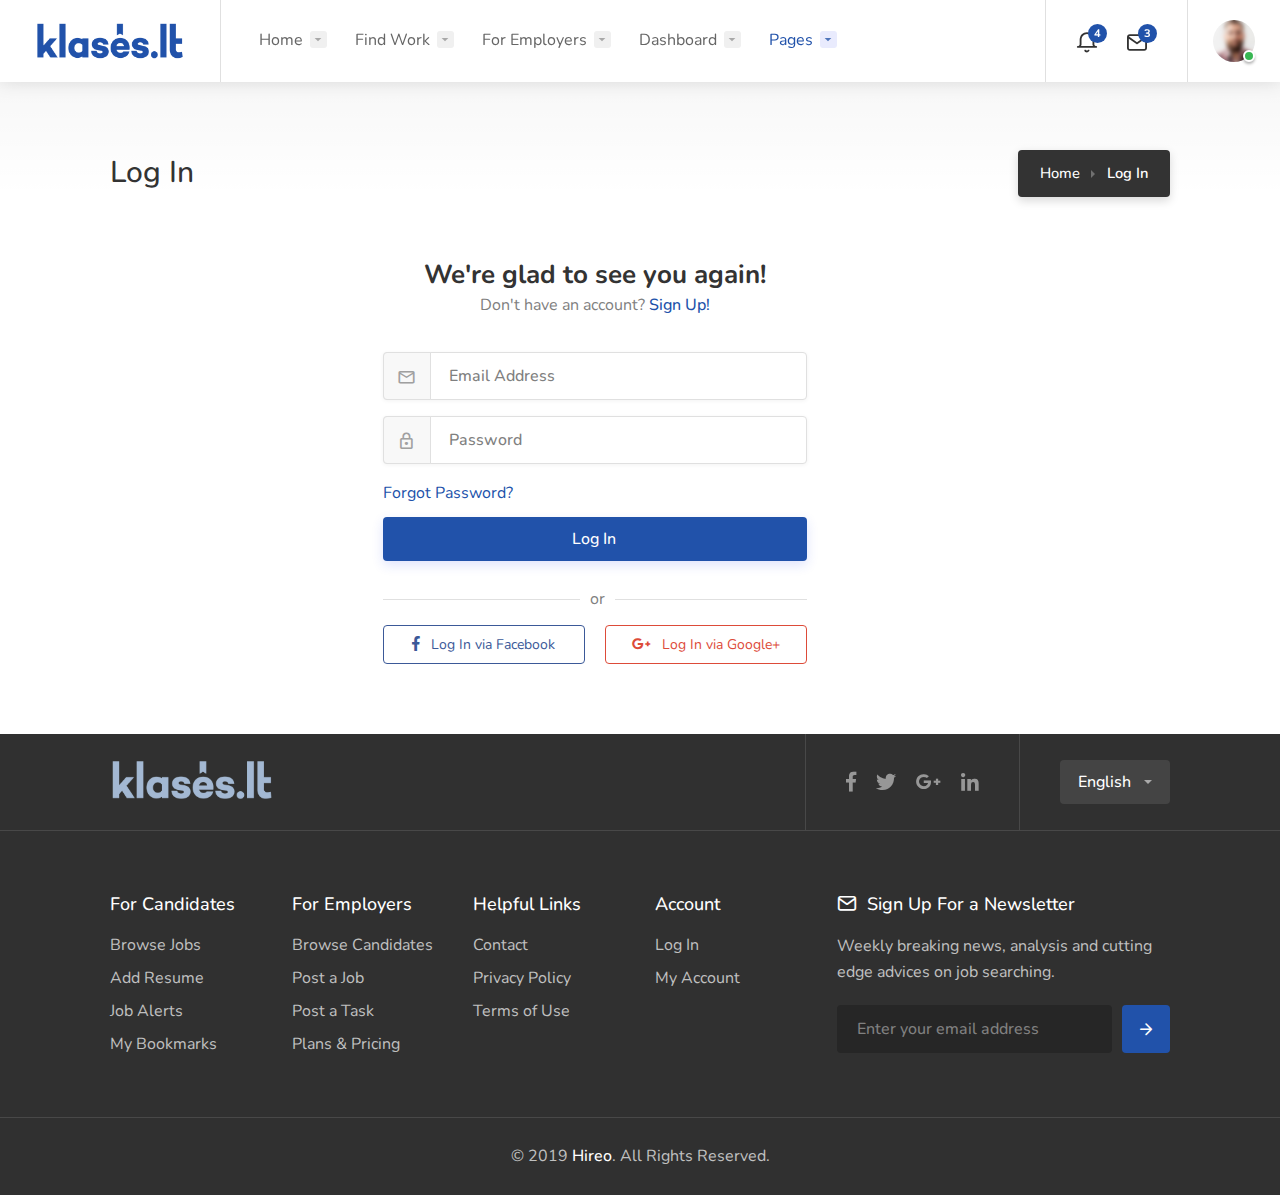
<file: HTML/login.html>
<!doctype html>
<html lang="en">
<head>

<!-- Basic Page Needs
================================================== -->
<title>Hireo</title>
<meta charset="utf-8">
<meta name="viewport" content="width=device-width, initial-scale=1, maximum-scale=1">

<!-- CSS
================================================== -->
<link rel="stylesheet" href="css/style.css">
<link rel="stylesheet" href="css/colors/blue.css">

</head>
<body>

<!-- Wrapper -->
<div id="wrapper">

<!-- Header Container
================================================== -->
<header id="header-container" class="fullwidth">

	<!-- Header -->
	<div id="header">
		<div class="container">
			
			<!-- Left Side Content -->
			<div class="left-side">
				
				<!-- Logo -->
				<div id="logo">
					<a href="index.html"><img src="images/logo.png" alt=""></a>
				</div>

				<!-- Main Navigation -->
				<nav id="navigation">
					<ul id="responsive">

						<li><a href="#">Home</a>
							<ul class="dropdown-nav">
								<li><a href="index.html">Home 1</a></li>
								<li><a href="index-2.html">Home 2</a></li>
								<li><a href="index-3.html">Home 3</a></li>
							</ul>
						</li>

						<li><a href="#">Find Work</a>
							<ul class="dropdown-nav">
								<li><a href="#">Browse Jobs</a>
									<ul class="dropdown-nav">
										<li><a href="jobs-list-layout-full-page-map.html">Full Page List + Map</a></li>
										<li><a href="jobs-grid-layout-full-page-map.html">Full Page Grid + Map</a></li>
										<li><a href="jobs-grid-layout-full-page.html">Full Page Grid</a></li>
										<li><a href="jobs-list-layout-1.html">List Layout 1</a></li>
										<li><a href="jobs-list-layout-2.html">List Layout 2</a></li>
										<li><a href="jobs-grid-layout.html">Grid Layout</a></li>
									</ul>
								</li>
								<li><a href="#">Browse Tasks</a>
									<ul class="dropdown-nav">
										<li><a href="tasks-list-layout-1.html">List Layout 1</a></li>
										<li><a href="tasks-list-layout-2.html">List Layout 2</a></li>
										<li><a href="tasks-grid-layout.html">Grid Layout</a></li>
										<li><a href="tasks-grid-layout-full-page.html">Full Page Grid</a></li>
									</ul>
								</li>
								<li><a href="browse-companies.html">Browse Companies</a></li>
								<li><a href="single-job-page.html">Job Page</a></li>
								<li><a href="single-task-page.html">Task Page</a></li>
								<li><a href="single-company-profile.html">Company Profile</a></li>
							</ul>
						</li>

						<li><a href="#">For Employers</a>
							<ul class="dropdown-nav">
								<li><a href="#">Find a Freelancer</a>
									<ul class="dropdown-nav">
										<li><a href="freelancers-grid-layout-full-page.html">Full Page Grid</a></li>
										<li><a href="freelancers-grid-layout.html">Grid Layout</a></li>
										<li><a href="freelancers-list-layout-1.html">List Layout 1</a></li>
										<li><a href="freelancers-list-layout-2.html">List Layout 2</a></li>
									</ul>
								</li>
								<li><a href="single-freelancer-profile.html">Freelancer Profile</a></li>
								<li><a href="dashboard-post-a-job.html">Post a Job</a></li>
								<li><a href="dashboard-post-a-task.html">Post a Task</a></li>
							</ul>
						</li>

						<li><a href="#">Dashboard</a>
							<ul class="dropdown-nav">
								<li><a href="dashboard.html">Dashboard</a></li>
								<li><a href="dashboard-messages.html">Messages</a></li>
								<li><a href="dashboard-bookmarks.html">Bookmarks</a></li>
								<li><a href="dashboard-reviews.html">Reviews</a></li>
								<li><a href="dashboard-manage-jobs.html">Jobs</a>
									<ul class="dropdown-nav">
										<li><a href="dashboard-manage-jobs.html">Manage Jobs</a></li>
										<li><a href="dashboard-manage-candidates.html">Manage Candidates</a></li>
										<li><a href="dashboard-post-a-job.html">Post a Job</a></li>
									</ul>
								</li>
								<li><a href="dashboard-manage-tasks.html">Tasks</a>
									<ul class="dropdown-nav">
										<li><a href="dashboard-manage-tasks.html">Manage Tasks</a></li>
										<li><a href="dashboard-manage-bidders.html">Manage Bidders</a></li>
										<li><a href="dashboard-my-active-bids.html">My Active Bids</a></li>
										<li><a href="dashboard-post-a-task.html">Post a Task</a></li>
									</ul>
								</li>
								<li><a href="dashboard-settings.html">Settings</a></li>
							</ul>
						</li>

						<li><a href="#" class="current">Pages</a>
							<ul class="dropdown-nav">
								<li>
									<a href="#">Open Street Map</a>
									<ul class="dropdown-nav">
										<li><a href="jobs-list-layout-full-page-map-OpenStreetMap.html">Full Page List + Map</a></li>
										<li><a href="jobs-grid-layout-full-page-map-OpenStreetMap.html">Full Page Grid + Map</a></li>
										<li><a href="single-job-page-OpenStreetMap.html">Job Page</a></li>
										<li><a href="single-company-profile-OpenStreetMap.html">Company Profile</a></li>
										<li><a href="pages-contact-OpenStreetMap.html">Contact</a></li>
										<li><a href="jobs-list-layout-1-OpenStreetMap.html">Location Autocomplete</a></li>
									</ul>
								</li>
								<li><a href="pages-blog.html">Blog</a></li>
								<li><a href="pages-pricing-plans.html">Pricing Plans</a></li>
								<li><a href="pages-checkout-page.html">Checkout Page</a></li>
								<li><a href="pages-invoice-template.html">Invoice Template</a></li>
								<li><a href="pages-user-interface-elements.html">User Interface Elements</a></li>
								<li><a href="pages-icons-cheatsheet.html">Icons Cheatsheet</a></li>
								<li><a href="pages-login.html">Login & Register</a></li>
								<li><a href="pages-404.html">404 Page</a></li>
								<li><a href="pages-contact.html">Contact</a></li>
							</ul>
						</li>

					</ul>
				</nav>
				<div class="clearfix"></div>
				<!-- Main Navigation / End -->
				
			</div>
			<!-- Left Side Content / End -->


			<!-- Right Side Content / End -->
			<div class="right-side">

				<!--  User Notifications -->
				<div class="header-widget hide-on-mobile">
					
					<!-- Notifications -->
					<div class="header-notifications">

						<!-- Trigger -->
						<div class="header-notifications-trigger">
							<a href="#"><i class="icon-feather-bell"></i><span>4</span></a>
						</div>

						<!-- Dropdown -->
						<div class="header-notifications-dropdown">

							<div class="header-notifications-headline">
								<h4>Notifications</h4>
								<button class="mark-as-read ripple-effect-dark" title="Mark all as read" data-tippy-placement="left">
									<i class="icon-feather-check-square"></i>
								</button>
							</div>

							<div class="header-notifications-content">
								<div class="header-notifications-scroll" data-simplebar>
									<ul>
										<!-- Notification -->
										<li class="notifications-not-read">
											<a href="dashboard-manage-candidates.html">
												<span class="notification-icon"><i class="icon-material-outline-group"></i></span>
												<span class="notification-text">
													<strong>Michael Shannah</strong> applied for a job <span class="color">Full Stack Software Engineer</span>
												</span>
											</a>
										</li>

										<!-- Notification -->
										<li>
											<a href="dashboard-manage-bidders.html">
												<span class="notification-icon"><i class=" icon-material-outline-gavel"></i></span>
												<span class="notification-text">
													<strong>Gilbert Allanis</strong> placed a bid on your <span class="color">iOS App Development</span> project
												</span>
											</a>
										</li>

										<!-- Notification -->
										<li>
											<a href="dashboard-manage-jobs.html">
												<span class="notification-icon"><i class="icon-material-outline-autorenew"></i></span>
												<span class="notification-text">
													Your job listing <span class="color">Full Stack PHP Developer</span> is expiring.
												</span>
											</a>
										</li>

										<!-- Notification -->
										<li>
											<a href="dashboard-manage-candidates.html">
												<span class="notification-icon"><i class="icon-material-outline-group"></i></span>
												<span class="notification-text">
													<strong>Sindy Forrest</strong> applied for a job <span class="color">Full Stack Software Engineer</span>
												</span>
											</a>
										</li>
									</ul>
								</div>
							</div>

						</div>

					</div>
					
					<!-- Messages -->
					<div class="header-notifications">
						<div class="header-notifications-trigger">
							<a href="#"><i class="icon-feather-mail"></i><span>3</span></a>
						</div>

						<!-- Dropdown -->
						<div class="header-notifications-dropdown">

							<div class="header-notifications-headline">
								<h4>Messages</h4>
								<button class="mark-as-read ripple-effect-dark" title="Mark all as read" data-tippy-placement="left">
									<i class="icon-feather-check-square"></i>
								</button>
							</div>

							<div class="header-notifications-content">
								<div class="header-notifications-scroll" data-simplebar>
									<ul>
										<!-- Notification -->
										<li class="notifications-not-read">
											<a href="dashboard-messages.html">
												<span class="notification-avatar status-online"><img src="images/user-avatar-small-03.jpg" alt=""></span>
												<div class="notification-text">
													<strong>David Peterson</strong>
													<p class="notification-msg-text">Thanks for reaching out. I'm quite busy right now on many...</p>
													<span class="color">4 hours ago</span>
												</div>
											</a>
										</li>

										<!-- Notification -->
										<li class="notifications-not-read">
											<a href="dashboard-messages.html">
												<span class="notification-avatar status-offline"><img src="images/user-avatar-small-02.jpg" alt=""></span>
												<div class="notification-text">
													<strong>Sindy Forest</strong>
													<p class="notification-msg-text">Hi Tom! Hate to break it to you, but I'm actually on vacation until...</p>
													<span class="color">Yesterday</span>
												</div>
											</a>
										</li>

										<!-- Notification -->
										<li class="notifications-not-read">
											<a href="dashboard-messages.html">
												<span class="notification-avatar status-online"><img src="images/user-avatar-placeholder.png" alt=""></span>
												<div class="notification-text">
													<strong>Marcin Kowalski</strong>
													<p class="notification-msg-text">I received payment. Thanks for cooperation!</p>
													<span class="color">Yesterday</span>
												</div>
											</a>
										</li>
									</ul>
								</div>
							</div>

							<a href="dashboard-messages.html" class="header-notifications-button ripple-effect button-sliding-icon">View All Messages<i class="icon-material-outline-arrow-right-alt"></i></a>
						</div>
					</div>

				</div>
				<!--  User Notifications / End -->

				<!-- User Menu -->
				<div class="header-widget">

					<!-- Messages -->
					<div class="header-notifications user-menu">
						<div class="header-notifications-trigger">
							<a href="#"><div class="user-avatar status-online"><img src="images/user-avatar-small-01.jpg" alt=""></div></a>
						</div>

						<!-- Dropdown -->
						<div class="header-notifications-dropdown">

							<!-- User Status -->
							<div class="user-status">

								<!-- User Name / Avatar -->
								<div class="user-details">
									<div class="user-avatar status-online"><img src="images/user-avatar-small-01.jpg" alt=""></div>
									<div class="user-name">
										Tom Smith <span>Freelancer</span>
									</div>
								</div>
								
								<!-- User Status Switcher -->
								<div class="status-switch" id="snackbar-user-status">
									<label class="user-online current-status">Online</label>
									<label class="user-invisible">Invisible</label>
									<!-- Status Indicator -->
									<span class="status-indicator" aria-hidden="true"></span>
								</div>	
						</div>
						
						<ul class="user-menu-small-nav">
							<li><a href="dashboard.html"><i class="icon-material-outline-dashboard"></i> Dashboard</a></li>
							<li><a href="dashboard-settings.html"><i class="icon-material-outline-settings"></i> Settings</a></li>
							<li><a href="index-logged-out.html"><i class="icon-material-outline-power-settings-new"></i> Logout</a></li>
						</ul>

						</div>
					</div>

				</div>
				<!-- User Menu / End -->

				<!-- Mobile Navigation Button -->
				<span class="mmenu-trigger">
					<button class="hamburger hamburger--collapse" type="button">
						<span class="hamburger-box">
							<span class="hamburger-inner"></span>
						</span>
					</button>
				</span>

			</div>
			<!-- Right Side Content / End -->

		</div>
	</div>
	<!-- Header / End -->

</header>
<div class="clearfix"></div>
<!-- Header Container / End -->

<!-- Titlebar
================================================== -->
<div id="titlebar" class="gradient">
	<div class="container">
		<div class="row">
			<div class="col-md-12">

				<h2>Log In</h2>

				<!-- Breadcrumbs -->
				<nav id="breadcrumbs" class="dark">
					<ul>
						<li><a href="#">Home</a></li>
						<li>Log In</li>
					</ul>
				</nav>

			</div>
		</div>
	</div>
</div>


<!-- Page Content
================================================== -->
<div class="container">
	<div class="row">
		<div class="col-xl-5 offset-xl-3">


			<div class="login-register-page">
				<!-- Welcome Text -->
				<div class="welcome-text">
					<h3>We're glad to see you again!</h3>
					<span>Don't have an account? <a href="pages-register.html">Sign Up!</a></span>
				</div>
					
				<!-- Form -->
				<form method="post" id="login-form">
					<div class="input-with-icon-left">
						<i class="icon-material-baseline-mail-outline"></i>
						<input type="text" class="input-text with-border" name="emailaddress" id="emailaddress" placeholder="Email Address" required/>
					</div>

					<div class="input-with-icon-left">
						<i class="icon-material-outline-lock"></i>
						<input type="password" class="input-text with-border" name="password" id="password" placeholder="Password" required/>
					</div>
					<a href="#" class="forgot-password">Forgot Password?</a>
				</form>
				
				<!-- Button -->
				<button class="button full-width button-sliding-icon ripple-effect margin-top-10" type="submit" form="login-form">Log In <i class="icon-material-outline-arrow-right-alt"></i></button>
				
				<!-- Social Login -->
				<div class="social-login-separator"><span>or</span></div>
				<div class="social-login-buttons">
					<button class="facebook-login ripple-effect"><i class="icon-brand-facebook-f"></i> Log In via Facebook</button>
					<button class="google-login ripple-effect"><i class="icon-brand-google-plus-g"></i> Log In via Google+</button>
				</div>
			</div>

		</div>
	</div>
</div>


<!-- Spacer -->
<div class="margin-top-70"></div>
<!-- Spacer / End-->

<!-- Footer
================================================== -->
<div id="footer">
	
	<!-- Footer Top Section -->
	<div class="footer-top-section">
		<div class="container">
			<div class="row">
				<div class="col-xl-12">

					<!-- Footer Rows Container -->
					<div class="footer-rows-container">
						
						<!-- Left Side -->
						<div class="footer-rows-left">
							<div class="footer-row">
								<div class="footer-row-inner footer-logo">
									<img src="images/logo2.png" alt="">
								</div>
							</div>
						</div>
						
						<!-- Right Side -->
						<div class="footer-rows-right">

							<!-- Social Icons -->
							<div class="footer-row">
								<div class="footer-row-inner">
									<ul class="footer-social-links">
										<li>
											<a href="#" title="Facebook" data-tippy-placement="bottom" data-tippy-theme="light">
												<i class="icon-brand-facebook-f"></i>
											</a>
										</li>
										<li>
											<a href="#" title="Twitter" data-tippy-placement="bottom" data-tippy-theme="light">
												<i class="icon-brand-twitter"></i>
											</a>
										</li>
										<li>
											<a href="#" title="Google Plus" data-tippy-placement="bottom" data-tippy-theme="light">
												<i class="icon-brand-google-plus-g"></i>
											</a>
										</li>
										<li>
											<a href="#" title="LinkedIn" data-tippy-placement="bottom" data-tippy-theme="light">
												<i class="icon-brand-linkedin-in"></i>
											</a>
										</li>
									</ul>
									<div class="clearfix"></div>
								</div>
							</div>
							
							<!-- Language Switcher -->
							<div class="footer-row">
								<div class="footer-row-inner">
									<select class="selectpicker language-switcher" data-selected-text-format="count" data-size="5">
										<option selected>English</option>
										<option>Français</option>
										<option>Español</option>
										<option>Deutsch</option>
									</select>
								</div>
							</div>
						</div>

					</div>
					<!-- Footer Rows Container / End -->
				</div>
			</div>
		</div>
	</div>
	<!-- Footer Top Section / End -->

	<!-- Footer Middle Section -->
	<div class="footer-middle-section">
		<div class="container">
			<div class="row">

				<!-- Links -->
				<div class="col-xl-2 col-lg-2 col-md-3">
					<div class="footer-links">
						<h3>For Candidates</h3>
						<ul>
							<li><a href="#"><span>Browse Jobs</span></a></li>
							<li><a href="#"><span>Add Resume</span></a></li>
							<li><a href="#"><span>Job Alerts</span></a></li>
							<li><a href="#"><span>My Bookmarks</span></a></li>
						</ul>
					</div>
				</div>

				<!-- Links -->
				<div class="col-xl-2 col-lg-2 col-md-3">
					<div class="footer-links">
						<h3>For Employers</h3>
						<ul>
							<li><a href="#"><span>Browse Candidates</span></a></li>
							<li><a href="#"><span>Post a Job</span></a></li>
							<li><a href="#"><span>Post a Task</span></a></li>
							<li><a href="#"><span>Plans & Pricing</span></a></li>
						</ul>
					</div>
				</div>

				<!-- Links -->
				<div class="col-xl-2 col-lg-2 col-md-3">
					<div class="footer-links">
						<h3>Helpful Links</h3>
						<ul>
							<li><a href="#"><span>Contact</span></a></li>
							<li><a href="#"><span>Privacy Policy</span></a></li>
							<li><a href="#"><span>Terms of Use</span></a></li>
						</ul>
					</div>
				</div>

				<!-- Links -->
				<div class="col-xl-2 col-lg-2 col-md-3">
					<div class="footer-links">
						<h3>Account</h3>
						<ul>
							<li><a href="#"><span>Log In</span></a></li>
							<li><a href="#"><span>My Account</span></a></li>
						</ul>
					</div>
				</div>

				<!-- Newsletter -->
				<div class="col-xl-4 col-lg-4 col-md-12">
					<h3><i class="icon-feather-mail"></i> Sign Up For a Newsletter</h3>
					<p>Weekly breaking news, analysis and cutting edge advices on job searching.</p>
					<form action="#" method="get" class="newsletter">
						<input type="text" name="fname" placeholder="Enter your email address">
						<button type="submit"><i class="icon-feather-arrow-right"></i></button>
					</form>
				</div>
			</div>
		</div>
	</div>
	<!-- Footer Middle Section / End -->
	
	<!-- Footer Copyrights -->
	<div class="footer-bottom-section">
		<div class="container">
			<div class="row">
				<div class="col-xl-12">
					© 2019 <strong>Hireo</strong>. All Rights Reserved.
				</div>
			</div>
		</div>
	</div>
	<!-- Footer Copyrights / End -->

</div>
<!-- Footer / End -->

</div>
<!-- Wrapper / End -->

<!-- Scripts
================================================== -->
<script src="js/jquery-3.4.1.min.js"></script>
<script src="js/jquery-migrate-3.1.0.min.js"></script>
<script src="js/mmenu.min.js"></script>
<script src="js/tippy.all.min.js"></script>
<script src="js/simplebar.min.js"></script>
<script src="js/bootstrap-slider.min.js"></script>
<script src="js/bootstrap-select.min.js"></script>
<script src="js/snackbar.js"></script>
<script src="js/clipboard.min.js"></script>
<script src="js/counterup.min.js"></script>
<script src="js/magnific-popup.min.js"></script>
<script src="js/slick.min.js"></script>
<script src="js/custom.js"></script>

<!-- Snackbar // documentation: https://www.polonel.com/snackbar/ -->
<script>
// Snackbar for user status switcher
$('#snackbar-user-status label').click(function() { 
	Snackbar.show({
		text: 'Your status has been changed!',
		pos: 'bottom-center',
		showAction: false,
		actionText: "Dismiss",
		duration: 3000,
		textColor: '#fff',
		backgroundColor: '#383838'
	}); 
}); 
</script>

</body>
</html>
</file>
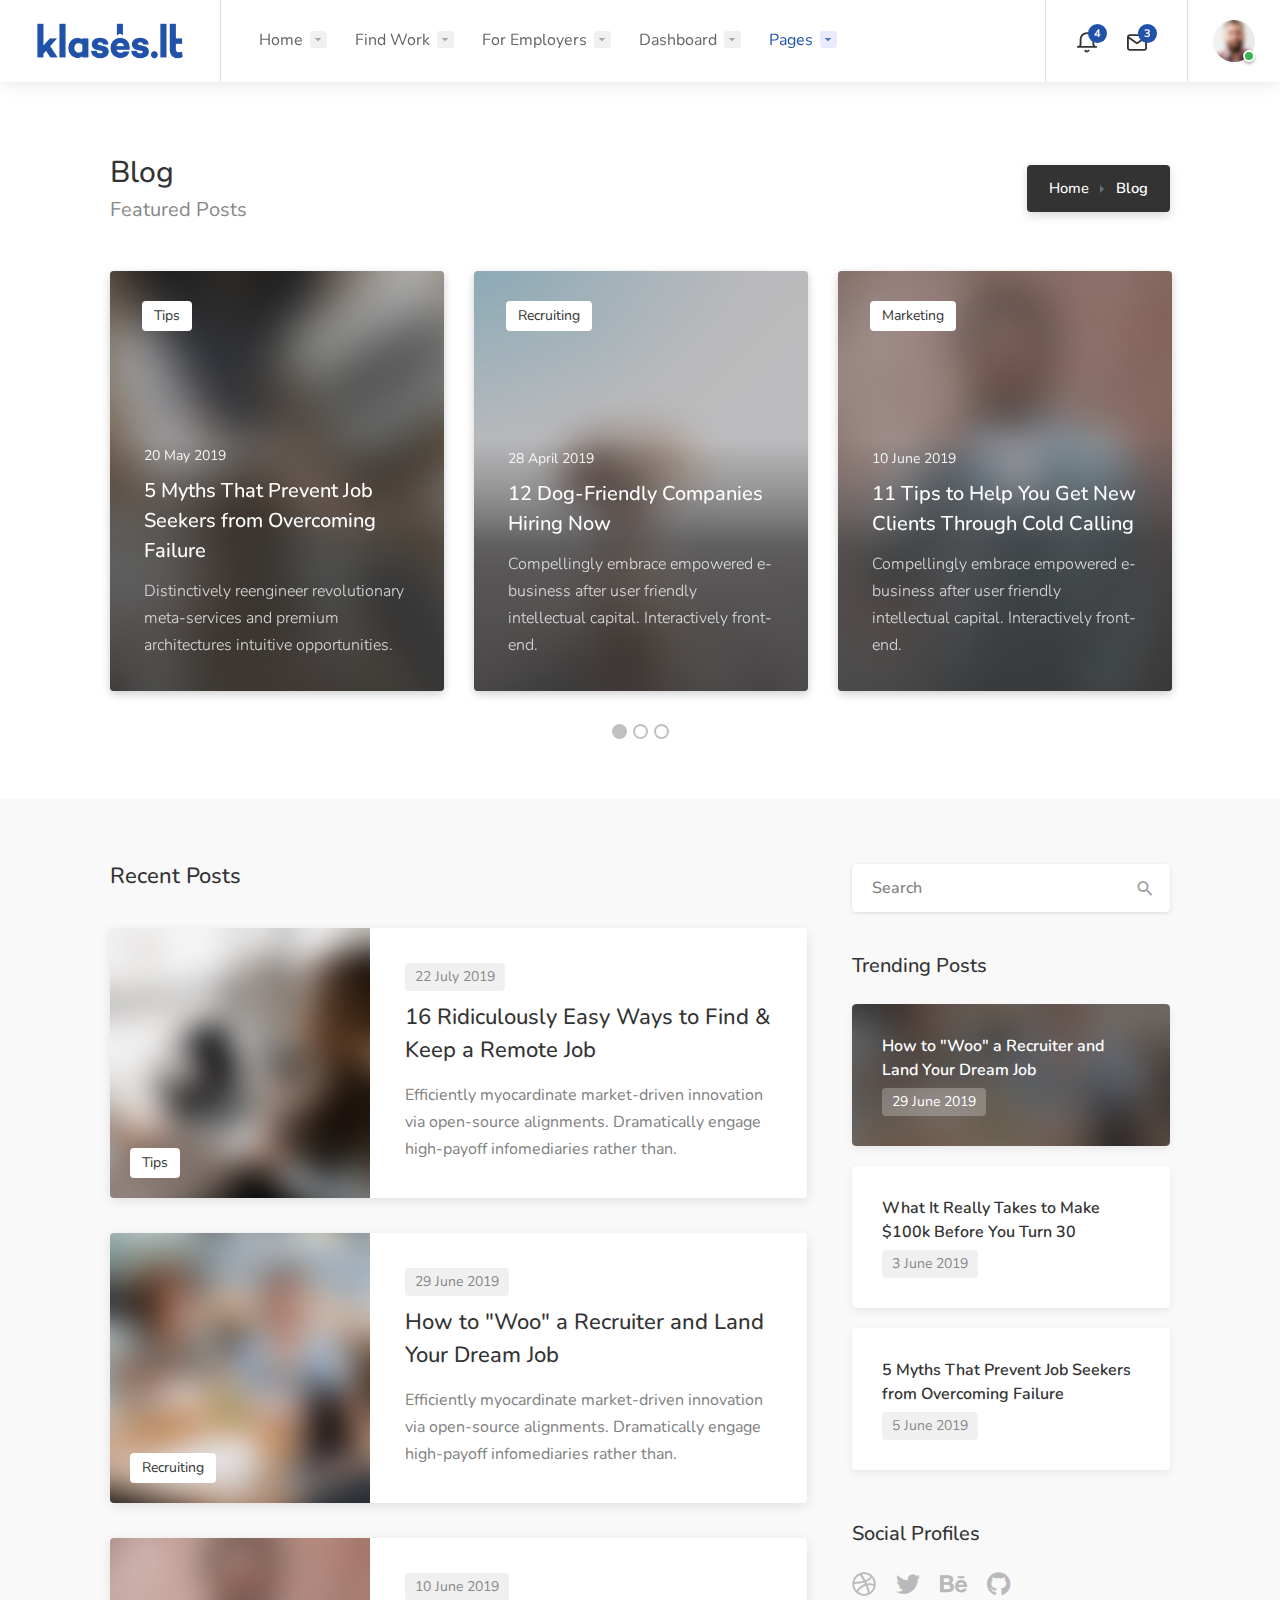
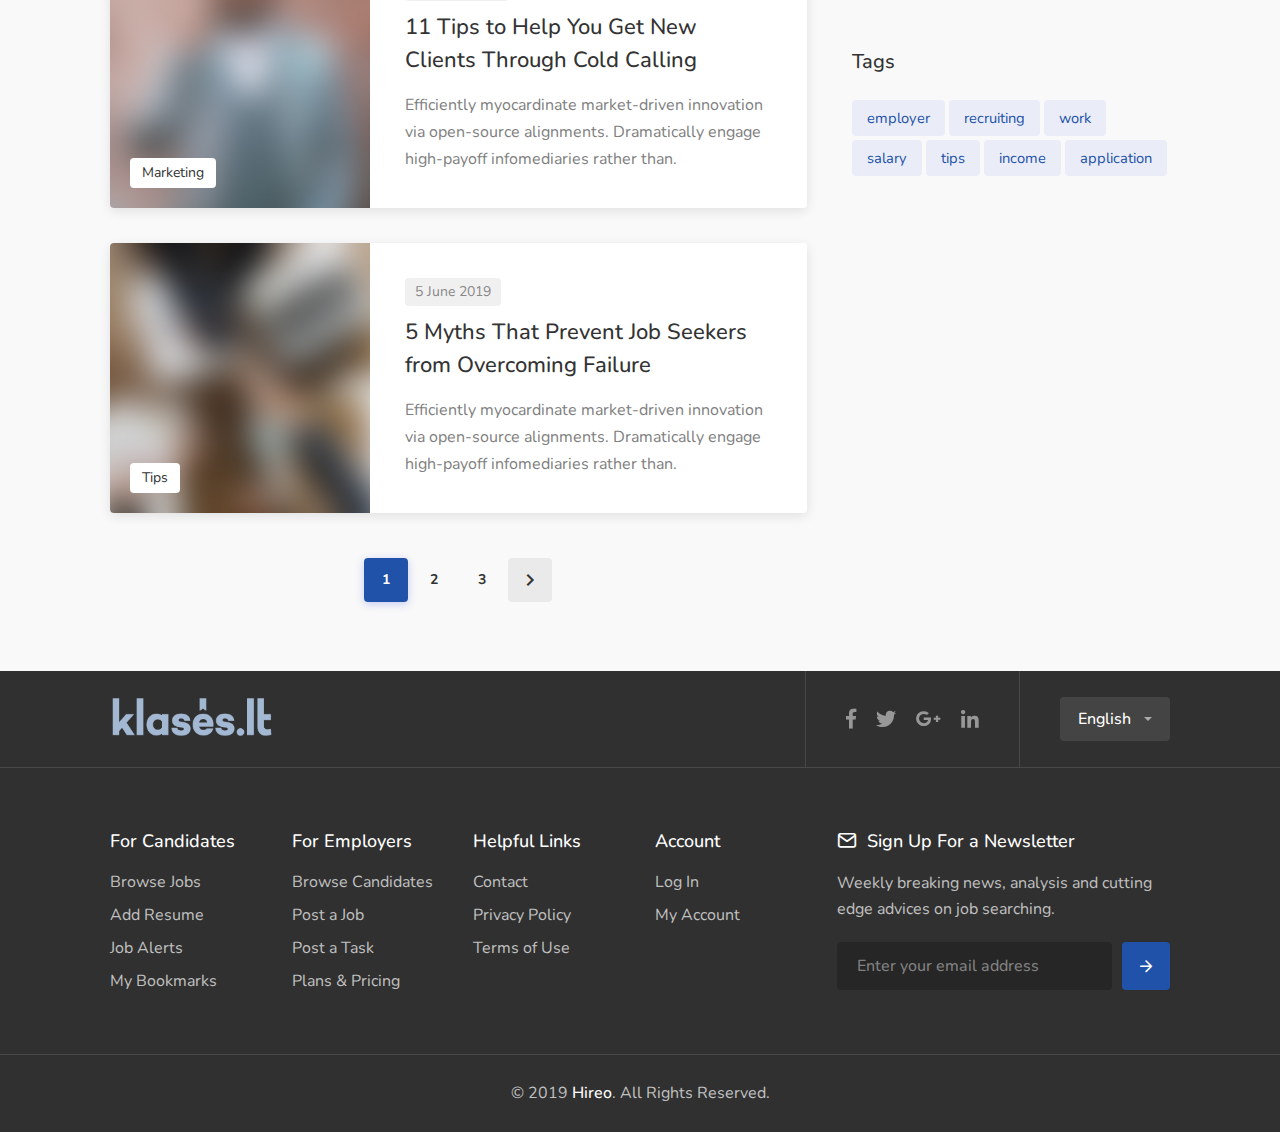
<file: HTML/naujienos.html>
<!doctype html>
<html lang="en">
<head>

<!-- Basic Page Needs
================================================== -->
<title>Hireo</title>
<meta charset="utf-8">
<meta name="viewport" content="width=device-width, initial-scale=1, maximum-scale=1">

<!-- CSS
================================================== -->
<link rel="stylesheet" href="css/style.css">
<link rel="stylesheet" href="css/colors/blue.css">

</head>
<body>

<!-- Wrapper -->
<div id="wrapper">

<!-- Header Container
================================================== -->
<header id="header-container" class="fullwidth">

	<!-- Header -->
	<div id="header">
		<div class="container">
			
			<!-- Left Side Content -->
			<div class="left-side">
				
				<!-- Logo -->
				<div id="logo">
					<a href="index.html"><img src="images/logo.png" alt=""></a>
				</div>

				<!-- Main Navigation -->
				<nav id="navigation">
					<ul id="responsive">

						<li><a href="#">Home</a>
							<ul class="dropdown-nav">
								<li><a href="index.html">Home 1</a></li>
								<li><a href="index-2.html">Home 2</a></li>
								<li><a href="index-3.html">Home 3</a></li>
							</ul>
						</li>

						<li><a href="#">Find Work</a>
							<ul class="dropdown-nav">
								<li><a href="#">Browse Jobs</a>
									<ul class="dropdown-nav">
										<li><a href="jobs-list-layout-full-page-map.html">Full Page List + Map</a></li>
										<li><a href="jobs-grid-layout-full-page-map.html">Full Page Grid + Map</a></li>
										<li><a href="jobs-grid-layout-full-page.html">Full Page Grid</a></li>
										<li><a href="jobs-list-layout-1.html">List Layout 1</a></li>
										<li><a href="jobs-list-layout-2.html">List Layout 2</a></li>
										<li><a href="jobs-grid-layout.html">Grid Layout</a></li>
									</ul>
								</li>
								<li><a href="#">Browse Tasks</a>
									<ul class="dropdown-nav">
										<li><a href="tasks-list-layout-1.html">List Layout 1</a></li>
										<li><a href="tasks-list-layout-2.html">List Layout 2</a></li>
										<li><a href="tasks-grid-layout.html">Grid Layout</a></li>
										<li><a href="tasks-grid-layout-full-page.html">Full Page Grid</a></li>
									</ul>
								</li>
								<li><a href="browse-companies.html">Browse Companies</a></li>
								<li><a href="single-job-page.html">Job Page</a></li>
								<li><a href="single-task-page.html">Task Page</a></li>
								<li><a href="single-company-profile.html">Company Profile</a></li>
							</ul>
						</li>

						<li><a href="#">For Employers</a>
							<ul class="dropdown-nav">
								<li><a href="#">Find a Freelancer</a>
									<ul class="dropdown-nav">
										<li><a href="freelancers-grid-layout-full-page.html">Full Page Grid</a></li>
										<li><a href="freelancers-grid-layout.html">Grid Layout</a></li>
										<li><a href="freelancers-list-layout-1.html">List Layout 1</a></li>
										<li><a href="freelancers-list-layout-2.html">List Layout 2</a></li>
									</ul>
								</li>
								<li><a href="single-freelancer-profile.html">Freelancer Profile</a></li>
								<li><a href="dashboard-post-a-job.html">Post a Job</a></li>
								<li><a href="dashboard-post-a-task.html">Post a Task</a></li>
							</ul>
						</li>

						<li><a href="#">Dashboard</a>
							<ul class="dropdown-nav">
								<li><a href="dashboard.html">Dashboard</a></li>
								<li><a href="dashboard-messages.html">Messages</a></li>
								<li><a href="dashboard-bookmarks.html">Bookmarks</a></li>
								<li><a href="dashboard-reviews.html">Reviews</a></li>
								<li><a href="dashboard-manage-jobs.html">Jobs</a>
									<ul class="dropdown-nav">
										<li><a href="dashboard-manage-jobs.html">Manage Jobs</a></li>
										<li><a href="dashboard-manage-candidates.html">Manage Candidates</a></li>
										<li><a href="dashboard-post-a-job.html">Post a Job</a></li>
									</ul>
								</li>
								<li><a href="dashboard-manage-tasks.html">Tasks</a>
									<ul class="dropdown-nav">
										<li><a href="dashboard-manage-tasks.html">Manage Tasks</a></li>
										<li><a href="dashboard-manage-bidders.html">Manage Bidders</a></li>
										<li><a href="dashboard-my-active-bids.html">My Active Bids</a></li>
										<li><a href="dashboard-post-a-task.html">Post a Task</a></li>
									</ul>
								</li>
								<li><a href="dashboard-settings.html">Settings</a></li>
							</ul>
						</li>

						<li><a href="#" class="current">Pages</a>
							<ul class="dropdown-nav">
								<li>
									<a href="#">Open Street Map</a>
									<ul class="dropdown-nav">
										<li><a href="jobs-list-layout-full-page-map-OpenStreetMap.html">Full Page List + Map</a></li>
										<li><a href="jobs-grid-layout-full-page-map-OpenStreetMap.html">Full Page Grid + Map</a></li>
										<li><a href="single-job-page-OpenStreetMap.html">Job Page</a></li>
										<li><a href="single-company-profile-OpenStreetMap.html">Company Profile</a></li>
										<li><a href="pages-contact-OpenStreetMap.html">Contact</a></li>
										<li><a href="jobs-list-layout-1-OpenStreetMap.html">Location Autocomplete</a></li>
									</ul>
								</li>
								<li><a href="pages-blog.html">Blog</a></li>
								<li><a href="pages-pricing-plans.html">Pricing Plans</a></li>
								<li><a href="pages-checkout-page.html">Checkout Page</a></li>
								<li><a href="pages-invoice-template.html">Invoice Template</a></li>
								<li><a href="pages-user-interface-elements.html">User Interface Elements</a></li>
								<li><a href="pages-icons-cheatsheet.html">Icons Cheatsheet</a></li>
								<li><a href="pages-login.html">Login & Register</a></li>
								<li><a href="pages-404.html">404 Page</a></li>
								<li><a href="pages-contact.html">Contact</a></li>
							</ul>
						</li>

					</ul>
				</nav>
				<div class="clearfix"></div>
				<!-- Main Navigation / End -->
				
			</div>
			<!-- Left Side Content / End -->


			<!-- Right Side Content / End -->
			<div class="right-side">

				<!--  User Notifications -->
				<div class="header-widget hide-on-mobile">
					
					<!-- Notifications -->
					<div class="header-notifications">

						<!-- Trigger -->
						<div class="header-notifications-trigger">
							<a href="#"><i class="icon-feather-bell"></i><span>4</span></a>
						</div>

						<!-- Dropdown -->
						<div class="header-notifications-dropdown">

							<div class="header-notifications-headline">
								<h4>Notifications</h4>
								<button class="mark-as-read ripple-effect-dark" title="Mark all as read" data-tippy-placement="left">
									<i class="icon-feather-check-square"></i>
								</button>
							</div>

							<div class="header-notifications-content">
								<div class="header-notifications-scroll" data-simplebar>
									<ul>
										<!-- Notification -->
										<li class="notifications-not-read">
											<a href="dashboard-manage-candidates.html">
												<span class="notification-icon"><i class="icon-material-outline-group"></i></span>
												<span class="notification-text">
													<strong>Michael Shannah</strong> applied for a job <span class="color">Full Stack Software Engineer</span>
												</span>
											</a>
										</li>

										<!-- Notification -->
										<li>
											<a href="dashboard-manage-bidders.html">
												<span class="notification-icon"><i class=" icon-material-outline-gavel"></i></span>
												<span class="notification-text">
													<strong>Gilbert Allanis</strong> placed a bid on your <span class="color">iOS App Development</span> project
												</span>
											</a>
										</li>

										<!-- Notification -->
										<li>
											<a href="dashboard-manage-jobs.html">
												<span class="notification-icon"><i class="icon-material-outline-autorenew"></i></span>
												<span class="notification-text">
													Your job listing <span class="color">Full Stack PHP Developer</span> is expiring.
												</span>
											</a>
										</li>

										<!-- Notification -->
										<li>
											<a href="dashboard-manage-candidates.html">
												<span class="notification-icon"><i class="icon-material-outline-group"></i></span>
												<span class="notification-text">
													<strong>Sindy Forrest</strong> applied for a job <span class="color">Full Stack Software Engineer</span>
												</span>
											</a>
										</li>
									</ul>
								</div>
							</div>

						</div>

					</div>
					
					<!-- Messages -->
					<div class="header-notifications">
						<div class="header-notifications-trigger">
							<a href="#"><i class="icon-feather-mail"></i><span>3</span></a>
						</div>

						<!-- Dropdown -->
						<div class="header-notifications-dropdown">

							<div class="header-notifications-headline">
								<h4>Messages</h4>
								<button class="mark-as-read ripple-effect-dark" title="Mark all as read" data-tippy-placement="left">
									<i class="icon-feather-check-square"></i>
								</button>
							</div>

							<div class="header-notifications-content">
								<div class="header-notifications-scroll" data-simplebar>
									<ul>
										<!-- Notification -->
										<li class="notifications-not-read">
											<a href="dashboard-messages.html">
												<span class="notification-avatar status-online"><img src="images/user-avatar-small-03.jpg" alt=""></span>
												<div class="notification-text">
													<strong>David Peterson</strong>
													<p class="notification-msg-text">Thanks for reaching out. I'm quite busy right now on many...</p>
													<span class="color">4 hours ago</span>
												</div>
											</a>
										</li>

										<!-- Notification -->
										<li class="notifications-not-read">
											<a href="dashboard-messages.html">
												<span class="notification-avatar status-offline"><img src="images/user-avatar-small-02.jpg" alt=""></span>
												<div class="notification-text">
													<strong>Sindy Forest</strong>
													<p class="notification-msg-text">Hi Tom! Hate to break it to you, but I'm actually on vacation until...</p>
													<span class="color">Yesterday</span>
												</div>
											</a>
										</li>

										<!-- Notification -->
										<li class="notifications-not-read">
											<a href="dashboard-messages.html">
												<span class="notification-avatar status-online"><img src="images/user-avatar-placeholder.png" alt=""></span>
												<div class="notification-text">
													<strong>Marcin Kowalski</strong>
													<p class="notification-msg-text">I received payment. Thanks for cooperation!</p>
													<span class="color">Yesterday</span>
												</div>
											</a>
										</li>
									</ul>
								</div>
							</div>

							<a href="dashboard-messages.html" class="header-notifications-button ripple-effect button-sliding-icon">View All Messages<i class="icon-material-outline-arrow-right-alt"></i></a>
						</div>
					</div>

				</div>
				<!--  User Notifications / End -->

				<!-- User Menu -->
				<div class="header-widget">

					<!-- Messages -->
					<div class="header-notifications user-menu">
						<div class="header-notifications-trigger">
							<a href="#"><div class="user-avatar status-online"><img src="images/user-avatar-small-01.jpg" alt=""></div></a>
						</div>

						<!-- Dropdown -->
						<div class="header-notifications-dropdown">

							<!-- User Status -->
							<div class="user-status">

								<!-- User Name / Avatar -->
								<div class="user-details">
									<div class="user-avatar status-online"><img src="images/user-avatar-small-01.jpg" alt=""></div>
									<div class="user-name">
										Tom Smith <span>Freelancer</span>
									</div>
								</div>
								
								<!-- User Status Switcher -->
								<div class="status-switch" id="snackbar-user-status">
									<label class="user-online current-status">Online</label>
									<label class="user-invisible">Invisible</label>
									<!-- Status Indicator -->
									<span class="status-indicator" aria-hidden="true"></span>
								</div>	
						</div>
						
						<ul class="user-menu-small-nav">
							<li><a href="dashboard.html"><i class="icon-material-outline-dashboard"></i> Dashboard</a></li>
							<li><a href="dashboard-settings.html"><i class="icon-material-outline-settings"></i> Settings</a></li>
							<li><a href="index-logged-out.html"><i class="icon-material-outline-power-settings-new"></i> Logout</a></li>
						</ul>

						</div>
					</div>

				</div>
				<!-- User Menu / End -->

				<!-- Mobile Navigation Button -->
				<span class="mmenu-trigger">
					<button class="hamburger hamburger--collapse" type="button">
						<span class="hamburger-box">
							<span class="hamburger-inner"></span>
						</span>
					</button>
				</span>

			</div>
			<!-- Right Side Content / End -->

		</div>
	</div>
	<!-- Header / End -->

</header>
<div class="clearfix"></div>
<!-- Header Container / End -->



<!-- Content
================================================== -->
<div id="titlebar" class="white margin-bottom-30">
	<div class="container">
		<div class="row">
			<div class="col-md-12">
				<h2>Blog</h2>
				<span>Featured Posts</span>

				<!-- Breadcrumbs -->
				<nav id="breadcrumbs" class="dark">
					<ul>
						<li><a href="#">Home</a></li>
						<li>Blog</li>
					</ul>
				</nav>
			</div>
		</div>
	</div>
</div>

<!-- Recent Blog Posts -->
<div class="section white padding-top-0 padding-bottom-60 full-width-carousel-fix">
	<div class="container">
		<div class="row">
			<div class="col-xl-12">
				<div class="blog-carousel">

					<a href="pages-blog-post.html" class="blog-compact-item-container">
						<div class="blog-compact-item">
							<img src="images/blog-04a.jpg" alt="">
							<span class="blog-item-tag">Tips</span>
							<div class="blog-compact-item-content">
								<ul class="blog-post-tags">
									<li>20 May 2019</li>
								</ul>
								<h3>5 Myths That Prevent Job Seekers from Overcoming Failure</h3>
								<p>Distinctively reengineer revolutionary meta-services and premium architectures intuitive opportunities.</p>
							</div>
						</div>
					</a>

					<a href="pages-blog-post.html" class="blog-compact-item-container">
						<div class="blog-compact-item">
							<img src="images/blog-05a.jpg" alt="">
							<span class="blog-item-tag">Recruiting</span>
							<div class="blog-compact-item-content">
								<ul class="blog-post-tags">
									<li>28 April 2019</li>
								</ul>
								<h3>12 Dog-Friendly Companies Hiring Now</h3>
								<p>Compellingly embrace empowered e-business after user friendly intellectual capital. Interactively front-end.</p>
							</div>
						</div>
					</a>

					<a href="pages-blog-post.html" class="blog-compact-item-container">
						<div class="blog-compact-item">
							<img src="images/blog-03a.jpg" alt="">
							<span class="blog-item-tag">Marketing</span>
							<div class="blog-compact-item-content">
								<ul class="blog-post-tags">
									<li>10 June 2019</li>
								</ul>
								<h3>11 Tips to Help You Get New Clients Through Cold Calling</h3>
								<p>Compellingly embrace empowered e-business after user friendly intellectual capital. Interactively front-end.</p>
							</div>
						</div>
					</a>
					<a href="pages-blog-post.html" class="blog-compact-item-container">
						<div class="blog-compact-item">
							<img src="images/blog-06a.jpg" alt="">
							<span class="blog-item-tag">Recruiting</span>
							<div class="blog-compact-item-content">
								<ul class="blog-post-tags">
									<li>9 June 2019</li>
								</ul>
								<h3>Follow Up On Job Application With This Template</h3>
								<p>Appropriately empower dynamic leadership skills after business portals. Globally myocardinate interactive.</p>
							</div>
						</div>
					</a>

					<a href="pages-blog-post.html" class="blog-compact-item-container">
						<div class="blog-compact-item">
							<img src="images/blog-07a.jpg" alt="">
							<span class="blog-item-tag">Recruiting</span>
							<div class="blog-compact-item-content">
								<ul class="blog-post-tags">
									<li>3 June 2019</li>
								</ul>
								<h3>What It Really Takes to Make $100k Before You Turn 30</h3>
								<p>Appropriately empower dynamic leadership skills after business portals. Globally myocardinate interactive.</p>
							</div>
						</div>
					</a>

				</div>

			</div>
		</div>
	</div>
</div>
<!-- Recent Blog Posts / End -->


<!-- Section -->
<div class="section gray">
	<div class="container">
		<div class="row">
			<div class="col-xl-8 col-lg-8">

				<!-- Section Headline -->
				<div class="section-headline margin-top-60 margin-bottom-35">
					<h4>Recent Posts</h4>
				</div>

				<!-- Blog Post -->
				<a href="pages-blog-post.html" class="blog-post">
					<!-- Blog Post Thumbnail -->
					<div class="blog-post-thumbnail">
						<div class="blog-post-thumbnail-inner">
							<span class="blog-item-tag">Tips</span>
							<img src="images/blog-01a.jpg" alt="">
						</div>
					</div>
					<!-- Blog Post Content -->
					<div class="blog-post-content">
						<span class="blog-post-date">22 July 2019</span>
						<h3>16 Ridiculously Easy Ways to Find & Keep a Remote Job</h3>
						<p>Efficiently myocardinate market-driven innovation via open-source alignments. Dramatically engage high-payoff infomediaries rather than. </p>
					</div>
					<!-- Icon -->
					<div class="entry-icon"></div>
				</a>
				
				<!-- Blog Post -->
				<a href="pages-blog-post.html" class="blog-post">
					<!-- Blog Post Thumbnail -->
					<div class="blog-post-thumbnail">
						<div class="blog-post-thumbnail-inner">
							<span class="blog-item-tag">Recruiting</span>
							<img src="images/blog-02a.jpg" alt="">
						</div>
					</div>
					<!-- Blog Post Content -->
					<div class="blog-post-content">
						<span class="blog-post-date">29 June 2019</span>
						<h3>How to "Woo" a Recruiter and Land Your Dream Job</h3>
						<p>Efficiently myocardinate market-driven innovation via open-source alignments. Dramatically engage high-payoff infomediaries rather than. </p>
					</div>
				</a>

				<!-- Blog Post -->
				<a href="pages-blog-post.html" class="blog-post">
					<!-- Blog Post Thumbnail -->
					<div class="blog-post-thumbnail">
						<div class="blog-post-thumbnail-inner">
							<span class="blog-item-tag">Marketing</span>
							<img src="images/blog-03a.jpg" alt="">
						</div>
					</div>
					<!-- Blog Post Content -->
					<div class="blog-post-content">
						<span class="blog-post-date">10 June 2019</span>
						<h3>11 Tips to Help You Get New Clients Through Cold Calling</h3>
						<p>Efficiently myocardinate market-driven innovation via open-source alignments. Dramatically engage high-payoff infomediaries rather than. </p>
					</div>
				</a>

				<!-- Blog Post -->
				<a href="pages-blog-post.html" class="blog-post">
					<!-- Blog Post Thumbnail -->
					<div class="blog-post-thumbnail">
						<div class="blog-post-thumbnail-inner">
							<span class="blog-item-tag">Tips</span>
							<img src="images/blog-04a.jpg" alt="">
						</div>
					</div>
					<!-- Blog Post Content -->
					<div class="blog-post-content">
						<span class="blog-post-date">5 June 2019</span>
						<h3>5 Myths That Prevent Job Seekers from Overcoming Failure</h3>
						<p>Efficiently myocardinate market-driven innovation via open-source alignments. Dramatically engage high-payoff infomediaries rather than. </p>
					</div>
				</a>

				<!-- Pagination -->
				<div class="clearfix"></div>
				<div class="row">
					<div class="col-md-12">
						<!-- Pagination -->
						<div class="pagination-container margin-top-10 margin-bottom-20">
							<nav class="pagination">
								<ul>
									<li><a href="#" class="current-page ripple-effect">1</a></li>
									<li><a href="#" class="ripple-effect">2</a></li>
									<li><a href="#" class="ripple-effect">3</a></li>
									<li class="pagination-arrow"><a href="#" class="ripple-effect"><i class="icon-material-outline-keyboard-arrow-right"></i></a></li>
								</ul>
							</nav>
						</div>
					</div>
				</div>
				<!-- Pagination / End -->

			</div>


			<div class="col-xl-4 col-lg-4 content-left-offset">
				<div class="sidebar-container margin-top-65">
					
					<!-- Location -->
					<div class="sidebar-widget margin-bottom-40">
						<div class="input-with-icon">
							<input id="autocomplete-input" type="text" placeholder="Search">
							<i class="icon-material-outline-search"></i>
						</div>
					</div>

					<!-- Widget -->
					<div class="sidebar-widget">

						<h3>Trending Posts</h3>
						<ul class="widget-tabs">

							<!-- Post #1 -->
							<li>
								<a href="pages-blog-post.html" class="widget-content active">
									<img src="images/blog-02a.jpg" alt="">
									<div class="widget-text">
										<h5>How to "Woo" a Recruiter and Land Your Dream Job</h5>
										<span>29 June 2019</span>
									</div>
								</a>
							</li>

							<!-- Post #2 -->
							<li>
								<a href="pages-blog-post.html" class="widget-content">
									<img src="images/blog-07a.jpg" alt="">
									<div class="widget-text">
										<h5>What It Really Takes to Make $100k Before You Turn 30</h5>
										<span>3 June 2019</span>
									</div>
								</a>
							</li>
							<!-- Post #3 -->
							<li>
								<a href="pages-blog-post.html" class="widget-content">
									<img src="images/blog-04a.jpg" alt="">
									<div class="widget-text">
										<h5>5 Myths That Prevent Job Seekers from Overcoming Failure</h5>
										<span>5 June 2019</span>
									</div>
								</a>
							</li>
						</ul>

					</div>
					<!-- Widget / End-->


					<!-- Widget -->
					<div class="sidebar-widget">
						<h3>Social Profiles</h3>
						<div class="freelancer-socials margin-top-25">
							<ul>
								<li><a href="#" title="Dribbble" data-tippy-placement="top"><i class="icon-brand-dribbble"></i></a></li>
								<li><a href="#" title="Twitter" data-tippy-placement="top"><i class="icon-brand-twitter"></i></a></li>
								<li><a href="#" title="Behance" data-tippy-placement="top"><i class="icon-brand-behance"></i></a></li>
								<li><a href="#" title="GitHub" data-tippy-placement="top"><i class="icon-brand-github"></i></a></li>
							</ul>
						</div>
					</div>

					<!-- Widget -->
					<div class="sidebar-widget">
						<h3>Tags</h3>
						<div class="task-tags">
							<a href="#"><span>employer</span></a>
							<a href="#"><span>recruiting</span></a>
							<a href="#"><span>work</span></a>
							<a href="#"><span>salary</span></a>
							<a href="#"><span>tips</span></a>
							<a href="#"><span>income</span></a>
							<a href="#"><span>application</span></a>
						</div>
					</div>

				</div>
			</div>

		</div>
	</div>

	<!-- Spacer -->
	<div class="padding-top-40"></div>
	<!-- Spacer -->

</div>
<!-- Section / End -->

<!-- Footer
================================================== -->
<div id="footer">
	
	<!-- Footer Top Section -->
	<div class="footer-top-section">
		<div class="container">
			<div class="row">
				<div class="col-xl-12">

					<!-- Footer Rows Container -->
					<div class="footer-rows-container">
						
						<!-- Left Side -->
						<div class="footer-rows-left">
							<div class="footer-row">
								<div class="footer-row-inner footer-logo">
									<img src="images/logo2.png" alt="">
								</div>
							</div>
						</div>
						
						<!-- Right Side -->
						<div class="footer-rows-right">

							<!-- Social Icons -->
							<div class="footer-row">
								<div class="footer-row-inner">
									<ul class="footer-social-links">
										<li>
											<a href="#" title="Facebook" data-tippy-placement="bottom" data-tippy-theme="light">
												<i class="icon-brand-facebook-f"></i>
											</a>
										</li>
										<li>
											<a href="#" title="Twitter" data-tippy-placement="bottom" data-tippy-theme="light">
												<i class="icon-brand-twitter"></i>
											</a>
										</li>
										<li>
											<a href="#" title="Google Plus" data-tippy-placement="bottom" data-tippy-theme="light">
												<i class="icon-brand-google-plus-g"></i>
											</a>
										</li>
										<li>
											<a href="#" title="LinkedIn" data-tippy-placement="bottom" data-tippy-theme="light">
												<i class="icon-brand-linkedin-in"></i>
											</a>
										</li>
									</ul>
									<div class="clearfix"></div>
								</div>
							</div>
							
							<!-- Language Switcher -->
							<div class="footer-row">
								<div class="footer-row-inner">
									<select class="selectpicker language-switcher" data-selected-text-format="count" data-size="5">
										<option selected>English</option>
										<option>Français</option>
										<option>Español</option>
										<option>Deutsch</option>
									</select>
								</div>
							</div>
						</div>

					</div>
					<!-- Footer Rows Container / End -->
				</div>
			</div>
		</div>
	</div>
	<!-- Footer Top Section / End -->

	<!-- Footer Middle Section -->
	<div class="footer-middle-section">
		<div class="container">
			<div class="row">

				<!-- Links -->
				<div class="col-xl-2 col-lg-2 col-md-3">
					<div class="footer-links">
						<h3>For Candidates</h3>
						<ul>
							<li><a href="#"><span>Browse Jobs</span></a></li>
							<li><a href="#"><span>Add Resume</span></a></li>
							<li><a href="#"><span>Job Alerts</span></a></li>
							<li><a href="#"><span>My Bookmarks</span></a></li>
						</ul>
					</div>
				</div>

				<!-- Links -->
				<div class="col-xl-2 col-lg-2 col-md-3">
					<div class="footer-links">
						<h3>For Employers</h3>
						<ul>
							<li><a href="#"><span>Browse Candidates</span></a></li>
							<li><a href="#"><span>Post a Job</span></a></li>
							<li><a href="#"><span>Post a Task</span></a></li>
							<li><a href="#"><span>Plans & Pricing</span></a></li>
						</ul>
					</div>
				</div>

				<!-- Links -->
				<div class="col-xl-2 col-lg-2 col-md-3">
					<div class="footer-links">
						<h3>Helpful Links</h3>
						<ul>
							<li><a href="#"><span>Contact</span></a></li>
							<li><a href="#"><span>Privacy Policy</span></a></li>
							<li><a href="#"><span>Terms of Use</span></a></li>
						</ul>
					</div>
				</div>

				<!-- Links -->
				<div class="col-xl-2 col-lg-2 col-md-3">
					<div class="footer-links">
						<h3>Account</h3>
						<ul>
							<li><a href="#"><span>Log In</span></a></li>
							<li><a href="#"><span>My Account</span></a></li>
						</ul>
					</div>
				</div>

				<!-- Newsletter -->
				<div class="col-xl-4 col-lg-4 col-md-12">
					<h3><i class="icon-feather-mail"></i> Sign Up For a Newsletter</h3>
					<p>Weekly breaking news, analysis and cutting edge advices on job searching.</p>
					<form action="#" method="get" class="newsletter">
						<input type="text" name="fname" placeholder="Enter your email address">
						<button type="submit"><i class="icon-feather-arrow-right"></i></button>
					</form>
				</div>
			</div>
		</div>
	</div>
	<!-- Footer Middle Section / End -->
	
	<!-- Footer Copyrights -->
	<div class="footer-bottom-section">
		<div class="container">
			<div class="row">
				<div class="col-xl-12">
					© 2019 <strong>Hireo</strong>. All Rights Reserved.
				</div>
			</div>
		</div>
	</div>
	<!-- Footer Copyrights / End -->

</div>
<!-- Footer / End -->

</div>
<!-- Wrapper / End -->

<!-- Scripts
================================================== -->
<script src="js/jquery-3.4.1.min.js"></script>
<script src="js/jquery-migrate-3.1.0.min.js"></script>
<script src="js/mmenu.min.js"></script>
<script src="js/tippy.all.min.js"></script>
<script src="js/simplebar.min.js"></script>
<script src="js/bootstrap-slider.min.js"></script>
<script src="js/bootstrap-select.min.js"></script>
<script src="js/snackbar.js"></script>
<script src="js/clipboard.min.js"></script>
<script src="js/counterup.min.js"></script>
<script src="js/magnific-popup.min.js"></script>
<script src="js/slick.min.js"></script>
<script src="js/custom.js"></script>

<!-- Snackbar // documentation: https://www.polonel.com/snackbar/ -->
<script>
// Snackbar for user status switcher
$('#snackbar-user-status label').click(function() { 
	Snackbar.show({
		text: 'Your status has been changed!',
		pos: 'bottom-center',
		showAction: false,
		actionText: "Dismiss",
		duration: 3000,
		textColor: '#fff',
		backgroundColor: '#383838'
	}); 
}); 
</script>

</body>
</html>
</file>
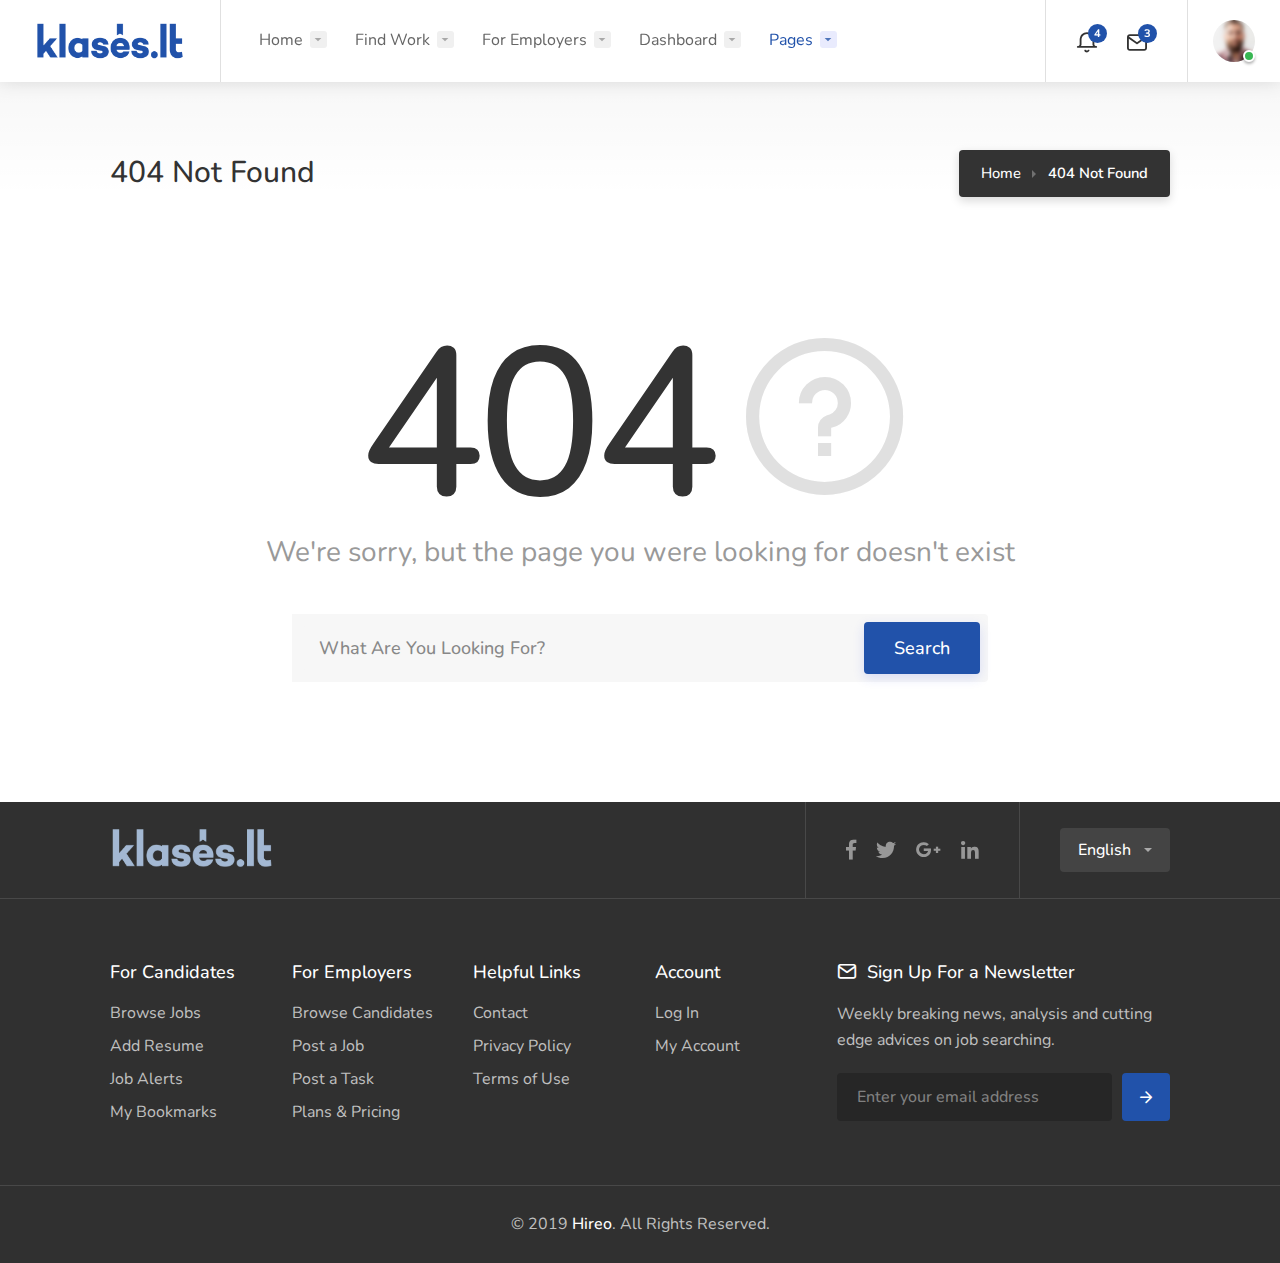
<file: HTML/pages-404.html>
<!doctype html>
<html lang="en">
<head>

<!-- Basic Page Needs
================================================== -->
<title>Hireo</title>
<meta charset="utf-8">
<meta name="viewport" content="width=device-width, initial-scale=1, maximum-scale=1">

<!-- CSS
================================================== -->
<link rel="stylesheet" href="css/style.css">
<link rel="stylesheet" href="css/colors/blue.css">

</head>
<body>

<!-- Wrapper -->
<div id="wrapper">

<!-- Header Container
================================================== -->
<header id="header-container" class="fullwidth">

	<!-- Header -->
	<div id="header">
		<div class="container">
			
			<!-- Left Side Content -->
			<div class="left-side">
				
				<!-- Logo -->
				<div id="logo">
					<a href="index.html"><img src="images/logo.png" alt=""></a>
				</div>

				<!-- Main Navigation -->
				<nav id="navigation">
					<ul id="responsive">

						<li><a href="#">Home</a>
							<ul class="dropdown-nav">
								<li><a href="index.html">Home 1</a></li>
								<li><a href="index-2.html">Home 2</a></li>
								<li><a href="index-3.html">Home 3</a></li>
							</ul>
						</li>

						<li><a href="#">Find Work</a>
							<ul class="dropdown-nav">
								<li><a href="#">Browse Jobs</a>
									<ul class="dropdown-nav">
										<li><a href="jobs-list-layout-full-page-map.html">Full Page List + Map</a></li>
										<li><a href="jobs-grid-layout-full-page-map.html">Full Page Grid + Map</a></li>
										<li><a href="jobs-grid-layout-full-page.html">Full Page Grid</a></li>
										<li><a href="jobs-list-layout-1.html">List Layout 1</a></li>
										<li><a href="jobs-list-layout-2.html">List Layout 2</a></li>
										<li><a href="jobs-grid-layout.html">Grid Layout</a></li>
									</ul>
								</li>
								<li><a href="#">Browse Tasks</a>
									<ul class="dropdown-nav">
										<li><a href="tasks-list-layout-1.html">List Layout 1</a></li>
										<li><a href="tasks-list-layout-2.html">List Layout 2</a></li>
										<li><a href="tasks-grid-layout.html">Grid Layout</a></li>
										<li><a href="tasks-grid-layout-full-page.html">Full Page Grid</a></li>
									</ul>
								</li>
								<li><a href="browse-companies.html">Browse Companies</a></li>
								<li><a href="single-job-page.html">Job Page</a></li>
								<li><a href="single-task-page.html">Task Page</a></li>
								<li><a href="single-company-profile.html">Company Profile</a></li>
							</ul>
						</li>

						<li><a href="#">For Employers</a>
							<ul class="dropdown-nav">
								<li><a href="#">Find a Freelancer</a>
									<ul class="dropdown-nav">
										<li><a href="freelancers-grid-layout-full-page.html">Full Page Grid</a></li>
										<li><a href="freelancers-grid-layout.html">Grid Layout</a></li>
										<li><a href="freelancers-list-layout-1.html">List Layout 1</a></li>
										<li><a href="freelancers-list-layout-2.html">List Layout 2</a></li>
									</ul>
								</li>
								<li><a href="single-freelancer-profile.html">Freelancer Profile</a></li>
								<li><a href="dashboard-post-a-job.html">Post a Job</a></li>
								<li><a href="dashboard-post-a-task.html">Post a Task</a></li>
							</ul>
						</li>

						<li><a href="#">Dashboard</a>
							<ul class="dropdown-nav">
								<li><a href="dashboard.html">Dashboard</a></li>
								<li><a href="dashboard-messages.html">Messages</a></li>
								<li><a href="dashboard-bookmarks.html">Bookmarks</a></li>
								<li><a href="dashboard-reviews.html">Reviews</a></li>
								<li><a href="dashboard-manage-jobs.html">Jobs</a>
									<ul class="dropdown-nav">
										<li><a href="dashboard-manage-jobs.html">Manage Jobs</a></li>
										<li><a href="dashboard-manage-candidates.html">Manage Candidates</a></li>
										<li><a href="dashboard-post-a-job.html">Post a Job</a></li>
									</ul>
								</li>
								<li><a href="dashboard-manage-tasks.html">Tasks</a>
									<ul class="dropdown-nav">
										<li><a href="dashboard-manage-tasks.html">Manage Tasks</a></li>
										<li><a href="dashboard-manage-bidders.html">Manage Bidders</a></li>
										<li><a href="dashboard-my-active-bids.html">My Active Bids</a></li>
										<li><a href="dashboard-post-a-task.html">Post a Task</a></li>
									</ul>
								</li>
								<li><a href="dashboard-settings.html">Settings</a></li>
							</ul>
						</li>

						<li><a href="#" class="current">Pages</a>
							<ul class="dropdown-nav">
								<li>
									<a href="#">Open Street Map</a>
									<ul class="dropdown-nav">
										<li><a href="jobs-list-layout-full-page-map-OpenStreetMap.html">Full Page List + Map</a></li>
										<li><a href="jobs-grid-layout-full-page-map-OpenStreetMap.html">Full Page Grid + Map</a></li>
										<li><a href="single-job-page-OpenStreetMap.html">Job Page</a></li>
										<li><a href="single-company-profile-OpenStreetMap.html">Company Profile</a></li>
										<li><a href="pages-contact-OpenStreetMap.html">Contact</a></li>
										<li><a href="jobs-list-layout-1-OpenStreetMap.html">Location Autocomplete</a></li>
									</ul>
								</li>
								<li><a href="pages-blog.html">Blog</a></li>
								<li><a href="pages-pricing-plans.html">Pricing Plans</a></li>
								<li><a href="pages-checkout-page.html">Checkout Page</a></li>
								<li><a href="pages-invoice-template.html">Invoice Template</a></li>
								<li><a href="pages-user-interface-elements.html">User Interface Elements</a></li>
								<li><a href="pages-icons-cheatsheet.html">Icons Cheatsheet</a></li>
								<li><a href="pages-login.html">Login & Register</a></li>
								<li><a href="pages-404.html">404 Page</a></li>
								<li><a href="pages-contact.html">Contact</a></li>
							</ul>
						</li>

					</ul>
				</nav>
				<div class="clearfix"></div>
				<!-- Main Navigation / End -->
				
			</div>
			<!-- Left Side Content / End -->


			<!-- Right Side Content / End -->
			<div class="right-side">

				<!--  User Notifications -->
				<div class="header-widget hide-on-mobile">
					
					<!-- Notifications -->
					<div class="header-notifications">

						<!-- Trigger -->
						<div class="header-notifications-trigger">
							<a href="#"><i class="icon-feather-bell"></i><span>4</span></a>
						</div>

						<!-- Dropdown -->
						<div class="header-notifications-dropdown">

							<div class="header-notifications-headline">
								<h4>Notifications</h4>
								<button class="mark-as-read ripple-effect-dark" title="Mark all as read" data-tippy-placement="left">
									<i class="icon-feather-check-square"></i>
								</button>
							</div>

							<div class="header-notifications-content">
								<div class="header-notifications-scroll" data-simplebar>
									<ul>
										<!-- Notification -->
										<li class="notifications-not-read">
											<a href="dashboard-manage-candidates.html">
												<span class="notification-icon"><i class="icon-material-outline-group"></i></span>
												<span class="notification-text">
													<strong>Michael Shannah</strong> applied for a job <span class="color">Full Stack Software Engineer</span>
												</span>
											</a>
										</li>

										<!-- Notification -->
										<li>
											<a href="dashboard-manage-bidders.html">
												<span class="notification-icon"><i class=" icon-material-outline-gavel"></i></span>
												<span class="notification-text">
													<strong>Gilbert Allanis</strong> placed a bid on your <span class="color">iOS App Development</span> project
												</span>
											</a>
										</li>

										<!-- Notification -->
										<li>
											<a href="dashboard-manage-jobs.html">
												<span class="notification-icon"><i class="icon-material-outline-autorenew"></i></span>
												<span class="notification-text">
													Your job listing <span class="color">Full Stack PHP Developer</span> is expiring.
												</span>
											</a>
										</li>

										<!-- Notification -->
										<li>
											<a href="dashboard-manage-candidates.html">
												<span class="notification-icon"><i class="icon-material-outline-group"></i></span>
												<span class="notification-text">
													<strong>Sindy Forrest</strong> applied for a job <span class="color">Full Stack Software Engineer</span>
												</span>
											</a>
										</li>
									</ul>
								</div>
							</div>

						</div>

					</div>
					
					<!-- Messages -->
					<div class="header-notifications">
						<div class="header-notifications-trigger">
							<a href="#"><i class="icon-feather-mail"></i><span>3</span></a>
						</div>

						<!-- Dropdown -->
						<div class="header-notifications-dropdown">

							<div class="header-notifications-headline">
								<h4>Messages</h4>
								<button class="mark-as-read ripple-effect-dark" title="Mark all as read" data-tippy-placement="left">
									<i class="icon-feather-check-square"></i>
								</button>
							</div>

							<div class="header-notifications-content">
								<div class="header-notifications-scroll" data-simplebar>
									<ul>
										<!-- Notification -->
										<li class="notifications-not-read">
											<a href="dashboard-messages.html">
												<span class="notification-avatar status-online"><img src="images/user-avatar-small-03.jpg" alt=""></span>
												<div class="notification-text">
													<strong>David Peterson</strong>
													<p class="notification-msg-text">Thanks for reaching out. I'm quite busy right now on many...</p>
													<span class="color">4 hours ago</span>
												</div>
											</a>
										</li>

										<!-- Notification -->
										<li class="notifications-not-read">
											<a href="dashboard-messages.html">
												<span class="notification-avatar status-offline"><img src="images/user-avatar-small-02.jpg" alt=""></span>
												<div class="notification-text">
													<strong>Sindy Forest</strong>
													<p class="notification-msg-text">Hi Tom! Hate to break it to you, but I'm actually on vacation until...</p>
													<span class="color">Yesterday</span>
												</div>
											</a>
										</li>

										<!-- Notification -->
										<li class="notifications-not-read">
											<a href="dashboard-messages.html">
												<span class="notification-avatar status-online"><img src="images/user-avatar-placeholder.png" alt=""></span>
												<div class="notification-text">
													<strong>Marcin Kowalski</strong>
													<p class="notification-msg-text">I received payment. Thanks for cooperation!</p>
													<span class="color">Yesterday</span>
												</div>
											</a>
										</li>
									</ul>
								</div>
							</div>

							<a href="dashboard-messages.html" class="header-notifications-button ripple-effect button-sliding-icon">View All Messages<i class="icon-material-outline-arrow-right-alt"></i></a>
						</div>
					</div>

				</div>
				<!--  User Notifications / End -->

				<!-- User Menu -->
				<div class="header-widget">

					<!-- Messages -->
					<div class="header-notifications user-menu">
						<div class="header-notifications-trigger">
							<a href="#"><div class="user-avatar status-online"><img src="images/user-avatar-small-01.jpg" alt=""></div></a>
						</div>

						<!-- Dropdown -->
						<div class="header-notifications-dropdown">

							<!-- User Status -->
							<div class="user-status">

								<!-- User Name / Avatar -->
								<div class="user-details">
									<div class="user-avatar status-online"><img src="images/user-avatar-small-01.jpg" alt=""></div>
									<div class="user-name">
										Tom Smith <span>Freelancer</span>
									</div>
								</div>
								
								<!-- User Status Switcher -->
								<div class="status-switch" id="snackbar-user-status">
									<label class="user-online current-status">Online</label>
									<label class="user-invisible">Invisible</label>
									<!-- Status Indicator -->
									<span class="status-indicator" aria-hidden="true"></span>
								</div>	
						</div>
						
						<ul class="user-menu-small-nav">
							<li><a href="dashboard.html"><i class="icon-material-outline-dashboard"></i> Dashboard</a></li>
							<li><a href="dashboard-settings.html"><i class="icon-material-outline-settings"></i> Settings</a></li>
							<li><a href="index-logged-out.html"><i class="icon-material-outline-power-settings-new"></i> Logout</a></li>
						</ul>

						</div>
					</div>

				</div>
				<!-- User Menu / End -->

				<!-- Mobile Navigation Button -->
				<span class="mmenu-trigger">
					<button class="hamburger hamburger--collapse" type="button">
						<span class="hamburger-box">
							<span class="hamburger-inner"></span>
						</span>
					</button>
				</span>

			</div>
			<!-- Right Side Content / End -->

		</div>
	</div>
	<!-- Header / End -->

</header>
<div class="clearfix"></div>
<!-- Header Container / End -->

<!-- Titlebar
================================================== -->
<div id="titlebar" class="gradient">
	<div class="container">
		<div class="row">
			<div class="col-md-12">

				<h2>404 Not Found</h2>

				<!-- Breadcrumbs -->
				<nav id="breadcrumbs" class="dark">
					<ul>
						<li><a href="#">Home</a></li>
						<li>404 Not Found</li>
					</ul>
				</nav>

			</div>
		</div>
	</div>
</div>

<!-- Page Content
================================================== -->
<!-- Container -->
<div class="container">

	<div class="row">
		<div class="col-xl-12">

			<section id="not-found" class="center margin-top-50 margin-bottom-25">
				<h2>404 <i class="icon-line-awesome-question-circle"></i></h2>
				<p>We're sorry, but the page you were looking for doesn't exist</p>
			</section>

			<div class="row">
				<div class="col-xl-8 offset-xl-2">
						<div class="intro-banner-search-form not-found-search margin-bottom-50">
							<!-- Search Field -->
							<div class="intro-search-field ">
								<input id="intro-keywords" type="text" placeholder="What Are You Looking For?">
							</div>

							<!-- Button -->
							<div class="intro-search-button">
								<button class="button ripple-effect">Search</button>
							</div>
						</div>
				</div>
			</div>

		</div>
	</div>

</div>
<!-- Container / End -->


<!-- Spacer -->
<div class="margin-top-70"></div>
<!-- Spacer / End-->

<!-- Footer
================================================== -->
<div id="footer">
	
	<!-- Footer Top Section -->
	<div class="footer-top-section">
		<div class="container">
			<div class="row">
				<div class="col-xl-12">

					<!-- Footer Rows Container -->
					<div class="footer-rows-container">
						
						<!-- Left Side -->
						<div class="footer-rows-left">
							<div class="footer-row">
								<div class="footer-row-inner footer-logo">
									<img src="images/logo2.png" alt="">
								</div>
							</div>
						</div>
						
						<!-- Right Side -->
						<div class="footer-rows-right">

							<!-- Social Icons -->
							<div class="footer-row">
								<div class="footer-row-inner">
									<ul class="footer-social-links">
										<li>
											<a href="#" title="Facebook" data-tippy-placement="bottom" data-tippy-theme="light">
												<i class="icon-brand-facebook-f"></i>
											</a>
										</li>
										<li>
											<a href="#" title="Twitter" data-tippy-placement="bottom" data-tippy-theme="light">
												<i class="icon-brand-twitter"></i>
											</a>
										</li>
										<li>
											<a href="#" title="Google Plus" data-tippy-placement="bottom" data-tippy-theme="light">
												<i class="icon-brand-google-plus-g"></i>
											</a>
										</li>
										<li>
											<a href="#" title="LinkedIn" data-tippy-placement="bottom" data-tippy-theme="light">
												<i class="icon-brand-linkedin-in"></i>
											</a>
										</li>
									</ul>
									<div class="clearfix"></div>
								</div>
							</div>
							
							<!-- Language Switcher -->
							<div class="footer-row">
								<div class="footer-row-inner">
									<select class="selectpicker language-switcher" data-selected-text-format="count" data-size="5">
										<option selected>English</option>
										<option>Français</option>
										<option>Español</option>
										<option>Deutsch</option>
									</select>
								</div>
							</div>
						</div>

					</div>
					<!-- Footer Rows Container / End -->
				</div>
			</div>
		</div>
	</div>
	<!-- Footer Top Section / End -->

	<!-- Footer Middle Section -->
	<div class="footer-middle-section">
		<div class="container">
			<div class="row">

				<!-- Links -->
				<div class="col-xl-2 col-lg-2 col-md-3">
					<div class="footer-links">
						<h3>For Candidates</h3>
						<ul>
							<li><a href="#"><span>Browse Jobs</span></a></li>
							<li><a href="#"><span>Add Resume</span></a></li>
							<li><a href="#"><span>Job Alerts</span></a></li>
							<li><a href="#"><span>My Bookmarks</span></a></li>
						</ul>
					</div>
				</div>

				<!-- Links -->
				<div class="col-xl-2 col-lg-2 col-md-3">
					<div class="footer-links">
						<h3>For Employers</h3>
						<ul>
							<li><a href="#"><span>Browse Candidates</span></a></li>
							<li><a href="#"><span>Post a Job</span></a></li>
							<li><a href="#"><span>Post a Task</span></a></li>
							<li><a href="#"><span>Plans & Pricing</span></a></li>
						</ul>
					</div>
				</div>

				<!-- Links -->
				<div class="col-xl-2 col-lg-2 col-md-3">
					<div class="footer-links">
						<h3>Helpful Links</h3>
						<ul>
							<li><a href="#"><span>Contact</span></a></li>
							<li><a href="#"><span>Privacy Policy</span></a></li>
							<li><a href="#"><span>Terms of Use</span></a></li>
						</ul>
					</div>
				</div>

				<!-- Links -->
				<div class="col-xl-2 col-lg-2 col-md-3">
					<div class="footer-links">
						<h3>Account</h3>
						<ul>
							<li><a href="#"><span>Log In</span></a></li>
							<li><a href="#"><span>My Account</span></a></li>
						</ul>
					</div>
				</div>

				<!-- Newsletter -->
				<div class="col-xl-4 col-lg-4 col-md-12">
					<h3><i class="icon-feather-mail"></i> Sign Up For a Newsletter</h3>
					<p>Weekly breaking news, analysis and cutting edge advices on job searching.</p>
					<form action="#" method="get" class="newsletter">
						<input type="text" name="fname" placeholder="Enter your email address">
						<button type="submit"><i class="icon-feather-arrow-right"></i></button>
					</form>
				</div>
			</div>
		</div>
	</div>
	<!-- Footer Middle Section / End -->
	
	<!-- Footer Copyrights -->
	<div class="footer-bottom-section">
		<div class="container">
			<div class="row">
				<div class="col-xl-12">
					© 2019 <strong>Hireo</strong>. All Rights Reserved.
				</div>
			</div>
		</div>
	</div>
	<!-- Footer Copyrights / End -->

</div>
<!-- Footer / End -->

</div>
<!-- Wrapper / End -->

<!-- Scripts
================================================== -->
<script src="js/jquery-3.4.1.min.js"></script>
<script src="js/jquery-migrate-3.1.0.min.js"></script>
<script src="js/mmenu.min.js"></script>
<script src="js/tippy.all.min.js"></script>
<script src="js/simplebar.min.js"></script>
<script src="js/bootstrap-slider.min.js"></script>
<script src="js/bootstrap-select.min.js"></script>
<script src="js/snackbar.js"></script>
<script src="js/clipboard.min.js"></script>
<script src="js/counterup.min.js"></script>
<script src="js/magnific-popup.min.js"></script>
<script src="js/slick.min.js"></script>
<script src="js/custom.js"></script>

<!-- Snackbar // documentation: https://www.polonel.com/snackbar/ -->
<script>
// Snackbar for user status switcher
$('#snackbar-user-status label').click(function() { 
	Snackbar.show({
		text: 'Your status has been changed!',
		pos: 'bottom-center',
		showAction: false,
		actionText: "Dismiss",
		duration: 3000,
		textColor: '#fff',
		backgroundColor: '#383838'
	}); 
}); 
</script>

</body>
</html>
</file>
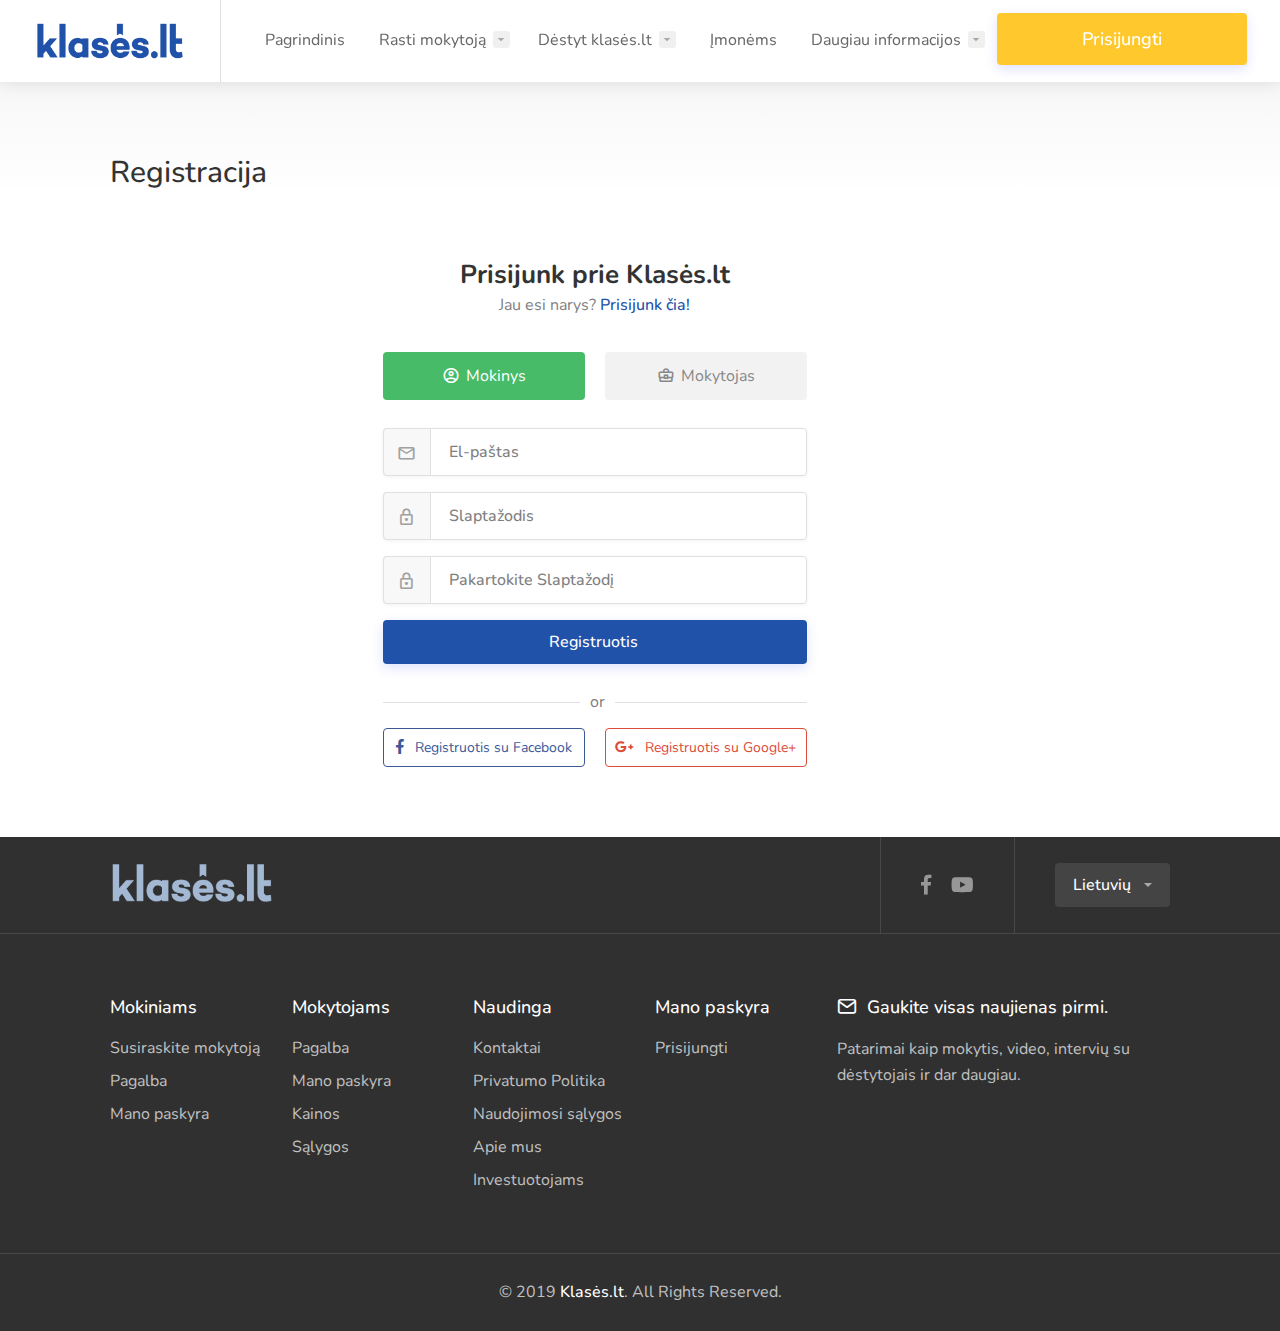
<file: HTML/prisijungti.html>
<!doctype html>
<html lang="en">
<head>

<!-- Basic Page Needs
================================================== -->
<title>Prisijunk prie klases.lt !</title>
<meta charset="utf-8">
<meta name="viewport" content="width=device-width, initial-scale=1, maximum-scale=1">

<!--Icon-->

<link rel="apple-touch-icon" sizes="57x57" href="images/icon/apple-icon-57x57.png">
<link rel="apple-touch-icon" sizes="60x60" href="images/icon/apple-icon-60x60.png">
<link rel="apple-touch-icon" sizes="72x72" href="images/icon/apple-icon-72x72.png">
<link rel="apple-touch-icon" sizes="76x76" href="images/icon/apple-icon-76x76.png">
<link rel="apple-touch-icon" sizes="114x114" href="images/icon/apple-icon-114x114.png">
<link rel="apple-touch-icon" sizes="120x120" href="images/icon/apple-icon-120x120.png">
<link rel="apple-touch-icon" sizes="144x144" href="images/icon/apple-icon-144x144.png">
<link rel="apple-touch-icon" sizes="152x152" href="images/icon/apple-icon-152x152.png">
<link rel="apple-touch-icon" sizes="180x180" href="images/icon/apple-icon-180x180.png">
<link rel="icon" type="image/png" sizes="192x192"  href="images/icon/android-icon-192x192.png">
<link rel="icon" type="image/png" sizes="32x32" href="images/icon/favicon-32x32.png">
<link rel="icon" type="image/png" sizes="96x96" href="images/icon/favicon-96x96.png">
<link rel="icon" type="image/png" sizes="16x16" href="images/icon/favicon-16x16.png">
<link rel="manifest" href="images/icon/manifest.json">
<meta name="msapplication-TileColor" content="#ffffff">
<meta name="msapplication-TileImage" content="images/icon/ms-icon-144x144.png">
<meta name="theme-color" content="#ffffff">





<!-- CSS
================================================== -->
<link rel="stylesheet" href="css/style.css">
<link rel="stylesheet" href="css/colors/blue.css">



<!-- Global site tag (gtag.js) - Google Analytics -->
<script async src="https://www.googletagmanager.com/gtag/js?id=G-EEJTD2ENWS"></script>
<script>
  window.dataLayer = window.dataLayer || [];
  function gtag(){dataLayer.push(arguments);}
  gtag('js', new Date());

  gtag('config', 'G-EEJTD2ENWS');
</script>

<!-- MailerLite Universal -->
<script>
(function(m,a,i,l,e,r){ m['MailerLiteObject']=e;function f(){
var c={ a:arguments,q:[]};var r=this.push(c);return "number"!=typeof r?r:f.bind(c.q);}
f.q=f.q||[];m[e]=m[e]||f.bind(f.q);m[e].q=m[e].q||f.q;r=a.createElement(i);
var _=a.getElementsByTagName(i)[0];r.async=1;r.src=l+'?v'+(~~(new Date().getTime()/1000000));
_.parentNode.insertBefore(r,_);})(window, document, 'script', 'https://static.mailerlite.com/js/universal.js', 'ml');

var ml_account = ml('accounts', '1619048', 'v9c7a4a2b7', 'load');
</script>
<!-- End MailerLite Universal -->

<!-- Facebook Pixel Code -->
<script>
  !function(f,b,e,v,n,t,s)
  {if(f.fbq)return;n=f.fbq=function(){n.callMethod?
  n.callMethod.apply(n,arguments):n.queue.push(arguments)};
  if(!f._fbq)f._fbq=n;n.push=n;n.loaded=!0;n.version='2.0';
  n.queue=[];t=b.createElement(e);t.async=!0;
  t.src=v;s=b.getElementsByTagName(e)[0];
  s.parentNode.insertBefore(t,s)}(window, document,'script',
  'https://connect.facebook.net/en_US/fbevents.js');
  fbq('init', '1824038777698456');
  fbq('track', 'PageView');
</script>
<noscript><img height="1" width="1" style="display:none"
  src="https://www.facebook.com/tr?id=1824038777698456&ev=PageView&noscript=1"
/></noscript>
<!-- End Facebook Pixel Code -->


</head>
<body>
<script>
  window.fbAsyncInit = function() {
    FB.init({
      appId            : '2240413659584145',
      autoLogAppEvents : true,
      xfbml            : true,
      version          : 'v4.0'
    });
  };
</script>
<script async defer src="https://connect.facebook.net/en_US/sdk/xfbml.customerchat.js"></script>	



<!-- Load Facebook SDK for JavaScript -->
<div id="fb-root"></div>
<script>
  window.fbAsyncInit = function() {
    FB.init({
      xfbml            : true,
      version          : 'v4.0'
    });
  };

  (function(d, s, id) {
  var js, fjs = d.getElementsByTagName(s)[0];
  if (d.getElementById(id)) return;
  js = d.createElement(s); js.id = id;
  js.src = 'https://connect.facebook.net/en_US/sdk/xfbml.customerchat.js';
  fjs.parentNode.insertBefore(js, fjs);
}(document, 'script', 'facebook-jssdk'));</script>

<!-- Your customer chat code -->

<!-- Wrapper -->
<div id="wrapper">
<div class="fb-customerchat"
  attribution=setup_tool
  page_id="111504136861103"
  theme_color="#3d66c2"
  logged_in_greeting="Sveiki! Kaip galėtumėme jums padėti?"
  logged_out_greeting="Sveiki! Kaip galėtumėme jums padėti?">
</div>
<script type="text/javascript">FB.CustomerChat.show(shouldShowDialog: boolean);
</script>
<!-- Header Container
================================================== -->
<header id="header-container" class="fullwidth">

	<!-- Header -->
	<div id="header">
		<div class="container">
			
			<!-- Left Side Content -->
			<div class="left-side">
				
				<!-- Logo -->
				<div id="logo">
					<a href="index.html"><img src="images/logo.webp" alt=""></a>
				</div>

				<!-- Main Navigation -->
				<nav id="navigation">
					<ul id="responsive">

						<li style="padding-top:3px"><a href="#">Pagrindinis</a>
						</li>

						<li><a href="#">Rasti mokytoją</a>
							<ul class="dropdown-nav">
								<li><a href="mokytojai.html">Kalbos</a>
									<ul class="dropdown-nav">
											<li><a href="mokytojai.html">Anglų</a></li>
											<li><a href="mokytojai.html">Lietuvių</a></li>
											<li><a href="mokytojai.html">Rusų</a></li>
											<li><a href="mokytojai.html">Norvegų</a></li>
											<li><a href="mokytojai.html">Kita kalba</a></li>
										</ul>
								</li>		
								<li><a href="mokytojai.html">Verslas</a>
									<ul class="dropdown-nav">
											<li><a href="mokytojai.html">Pardavimai</a></li>
											<li><a href="mokytojai.html">Marketingas</a></li>
											<li><a href="mokytojai.html">Finansų valdymas</a></li>
											<li><a href="mokytojai.html">Kita</a></li>
										</ul>
								</li>
								<li><a href="mokytojai.html">Prie ekrano</a>
									<ul class="dropdown-nav">
											<li><a href="mokytojai.html">Programavimas</a></li>
											<li><a href="mokytojai.html">Dizainas</a></li>
											<li><a href="mokytojai.html">Svetainių kūrimas</a></li>
											<li><a href="mokytojai.html">Kita</a></li>
										</ul>
								</li>
								<li><a href="mokytojai.html">Sportas</a>
									<ul class="dropdown-nav">
											<li><a href="mokytojai.html">Joga</a></li>
											<li><a href="mokytojai.html">Tenisas</a></li>
											<li><a href="mokytojai.html">Golfas</a></li>
											<li><a href="mokytojai.html">Kita</a></li>
										</ul>
								</li>
								<li><a href="mokytojai.html">Kitos klasės</a>
									<ul class="dropdown-nav">
											<li><a href="mokytojai.html">Matematika</a></li>
											<li><a href="mokytojai.html">Biologija</a></li>
											<li><a href="mokytojai.html">Istorija</a></li>
											<li><a href="mokytojai.html">Kita</a></li>
										</ul>
								</li>	
							</ul>
						</li>

						<li><a href="kainos.html">Dėstyt klasės.lt</a>
							<ul class="dropdown-nav">
								<li><a href="kainos.html">Mokykloms</a></li>
								<li><a href="kainos.html">Naujiems mokytojams</a></li>
							</ul>
						</li>

						<li style="padding-top:3px"><a href="kontaktai.html">Įmonėms</a>
						</li>

						<li><a href="#">Daugiau informacijos</a>
							<ul class="dropdown-nav">
								<li><a href="kontaktai.html">Kontaktai</a></li>
								<li><a href="#">Naujienos</a></li>
								<li><a href="kontaktai.html">Pagalba</a></li>
							</ul>
						</li>

					</ul>
				</nav>
				<div class="clearfix"></div>
				<!-- Main Navigation / End -->
				
			</div>
			<!-- Left Side Content / End -->


			<!-- Right Side Content / End -->
			<div class="right-side">

				<!-- Mobile Navigation Button -->
				<span class="mmenu-trigger">
					<button class="hamburger hamburger--collapse" type="button">
						<span class="hamburger-box">
							<span class="hamburger-inner"></span>
						</span>
					</button>
				</span>
				<div class="intro-search-button">	
				<a href="prisijungti.html"><button class="button ripple-effect" style="width: 250px; background: #ffc82c; margin-top: 5px;" id="prisijungti-migtukas"> Prisijungti </button></a>
				</div>

			</div>
			<!-- Right Side Content / End -->

		</div>
	</div>
	<!-- Header / End -->

</header>
<div class="clearfix"></div>
<!-- Header Container / End -->

<!-- Titlebar
================================================== -->
<div id="titlebar" class="gradient">
	<div class="container">
		<div class="row">
			<div class="col-md-12">

				<h2>Registracija</h2>

			</div>
		</div>
	</div>
</div>


<!-- Page Content
================================================== -->
<div class="container">
	<div class="row">
		<div class="col-xl-5 offset-xl-3">

			<div class="login-register-page">
				<!-- Welcome Text -->
				<div class="welcome-text">
					<h3 style="font-size: 26px;">Prisijunk prie Klasės.lt</h3>
					<span>Jau esi narys? <a href="#">Prisijunk čia!</a></span>
				</div>

				<!-- Account Type -->
				<div class="account-type">
					<div>
						<input type="radio" name="account-type-radio" id="freelancer-radio" class="account-type-radio" checked/>
						<label for="freelancer-radio" class="ripple-effect-dark"><i class="icon-material-outline-account-circle"></i> Mokinys</label>
					</div>

					<div>
						<input type="radio" name="account-type-radio" id="employer-radio" class="account-type-radio"/>
						<label for="employer-radio" class="ripple-effect-dark"><i class="icon-material-outline-business-center"></i> Mokytojas</label>
					</div>
				</div>
					
				<!-- Form -->
				<form method="post" id="register-account-form">
					<div class="input-with-icon-left">
						<i class="icon-material-baseline-mail-outline"></i>
						<input type="text" class="input-text with-border" name="emailaddress-register" id="emailaddress-register" placeholder="El-paštas" required/>
					</div>

					<div class="input-with-icon-left" title="Should be at least 8 characters long" data-tippy-placement="bottom">
						<i class="icon-material-outline-lock"></i>
						<input type="password" class="input-text with-border" name="password-register" id="password-register" placeholder="Slaptažodis" required/>
					</div>

					<div class="input-with-icon-left">
						<i class="icon-material-outline-lock"></i>
						<input type="password" class="input-text with-border" name="password-repeat-register" id="password-repeat-register" placeholder="Pakartokite Slaptažodį" required/>
					</div>
				</form>
				
				<!-- Button -->
				<a href="https://forms.gle/yG2Nu7dLzeUkjQ8B7"><button class="button full-width button-sliding-icon ripple-effect margin-top-10" type="submit" form="login-form" >Registruotis <i class="icon-material-outline-arrow-right-alt"></i></button></a>
				
				<!-- Social Login -->
				<div class="social-login-separator"><span>or</span></div>
				<a href="https://forms.gle/yG2Nu7dLzeUkjQ8B7"><div class="social-login-buttons">
					<button class="facebook-login ripple-effect"><i class="icon-brand-facebook-f"></i> Registruotis su Facebook</button>
					<button class="google-login ripple-effect"><i class="icon-brand-google-plus-g"></i> Registruotis su Google+</button>
				</div></a>
			</div>

		</div>
	</div>
</div>


<!-- Spacer -->
<div class="margin-top-70"></div>
<!-- Spacer / End-->

<!-- Footer
================================================== -->
<div id="footer">
	
	<!-- Footer Top Section -->
	<div class="footer-top-section">
		<div class="container">
			<div class="row">
				<div class="col-xl-12">

					<!-- Footer Rows Container -->
					<div class="footer-rows-container">
						
						<!-- Left Side -->
						<div class="footer-rows-left">
							<div class="footer-row">
								<div class="footer-row-inner footer-logo">
									<img src="images/logo2.webp" alt="">
								</div>
							</div>
						</div>
						
						<!-- Right Side -->
						<div class="footer-rows-right">

							<!-- Social Icons -->
							<div class="footer-row">
								<div class="footer-row-inner">
									<ul class="footer-social-links">
										<li>
											<a href="https://www.facebook.com/klases.lt/" title="Facebook" data-tippy-placement="bottom" data-tippy-theme="light">
												<i class="icon-brand-facebook-f"></i>
											</a>
										</li>
										<li>
											<a href="#" title="YouTube" data-tippy-placement="bottom" data-tippy-theme="light">
												<i class="icon-brand-youtube"></i>
											</a>
										</li>
									</ul>
									<div class="clearfix"></div>
								</div>
							</div>
							
							<!-- Language Switcher -->
							<div class="footer-row">
								<div class="footer-row-inner">
									<select class="selectpicker language-switcher" data-selected-text-format="count" data-size="5">
										<option selected>Lietuvių</option>
										<option >English</option>
									</select>
								</div>
							</div>
						</div>

					</div>
					<!-- Footer Rows Container / End -->
				</div>
			</div>
		</div>
	</div>
	<!-- Footer Top Section / End -->

	<!-- Footer Middle Section -->
	<div class="footer-middle-section">
		<div class="container">
			<div class="row">

				<!-- Links -->
				<div class="col-xl-2 col-lg-2 col-md-3">
					<div class="footer-links">
						<h3>Mokiniams</h3>
						<ul>
							<li><a href="mokytojai.html"><span>Susiraskite mokytoją</span></a></li>
							<li><a href="kontaktai.html"><span>Pagalba</span></a></li>
							<li><a href="prisijungti.html"><span>Mano paskyra</span></a></li>
						</ul>
					</div>
				</div>

				<!-- Links -->
				<div class="col-xl-2 col-lg-2 col-md-3">
					<div class="footer-links">
						<h3>Mokytojams</h3>
						<ul>
							<li><a href="kontaktai.html"><span>Pagalba</span></a></li>
							<li><a href="prisijungti.html"><span>Mano paskyra</span></a></li>
							<li><a href="kainos.html"><span>Kainos</span></a></li>
							<li><a href="kontaktai.html"><span>Sąlygos</span></a></li>
						</ul>
					</div>
				</div>

				<!-- Links -->
				<div class="col-xl-2 col-lg-2 col-md-3">
					<div class="footer-links">
						<h3>Naudinga</h3>
						<ul>
							<li><a href="kontaktai.html"><span>Kontaktai</span></a></li>
							<li><a href="terms.html"><span>Privatumo Politika</span></a></li>							<li><a href="#"><span>Naudojimosi sąlygos</span></a></li>
							<li><a href="#"><span>Apie mus</span></a></li>
							<li><a href="#"><span>Investuotojams</span></a></li>
						</ul>
					</div>
				</div>

				<!-- Links -->
				<div class="col-xl-2 col-lg-2 col-md-3">
					<div class="footer-links">
						<h3>Mano paskyra</h3>
						<ul>
							<li><a href="#"><span>Prisijungti</span></a></li>
						</ul>
					</div>
				</div>

				<!-- Newsletter -->
				<div class="col-xl-4 col-lg-4 col-md-12">
					<h3><i class="icon-feather-mail"></i> Gaukite visas naujienas pirmi.</h3>
					<p>Patarimai kaip mokytis, video, intervių su dėstytojais ir dar daugiau.</p>
					<div class="ml-form-embed"
  data-account="1619048:v9c7a4a2b7"
  data-form="1436212:n7u5b3">
</div>
		
				</div>
			</div>
		</div>
	</div>
	<!-- Footer Middle Section / End -->
	
	<!-- Footer Copyrights -->
	<div class="footer-bottom-section">
		<div class="container">
			<div class="row">
				<div class="col-xl-12">
					© 2019 <strong>Klasės.lt</strong>. All Rights Reserved.
				</div>
			</div>
		</div>
	</div>
	<!-- Footer Copyrights / End -->

</div>
<!-- Footer / End -->

</div>
<!-- Wrapper / End -->

<!-- Scripts
================================================== -->
<script src="js/jquery-3.4.1.min.js"></script>
<script src="js/jquery-migrate-3.1.0.min.js"></script>
<script src="js/mmenu.min.js"></script>
<script src="js/tippy.all.min.js"></script>
<script src="js/simplebar.min.js"></script>
<script src="js/bootstrap-slider.min.js"></script>
<script src="js/bootstrap-select.min.js"></script>
<script src="js/snackbar.js"></script>
<script src="js/clipboard.min.js"></script>
<script src="js/counterup.min.js"></script>
<script src="js/magnific-popup.min.js"></script>
<script src="js/slick.min.js"></script>
<script src="js/custom.js"></script>

<!-- Snackbar // documentation: https://www.polonel.com/snackbar/ -->
<script>
// Snackbar for user status switcher
$('#snackbar-user-status label').click(function() { 
	Snackbar.show({
		text: 'Your status has been changed!',
		pos: 'bottom-center',
		showAction: false,
		actionText: "Dismiss",
		duration: 3000,
		textColor: '#fff',
		backgroundColor: '#383838'
	}); 
}); 
</script>

</body>
</html>
</file>
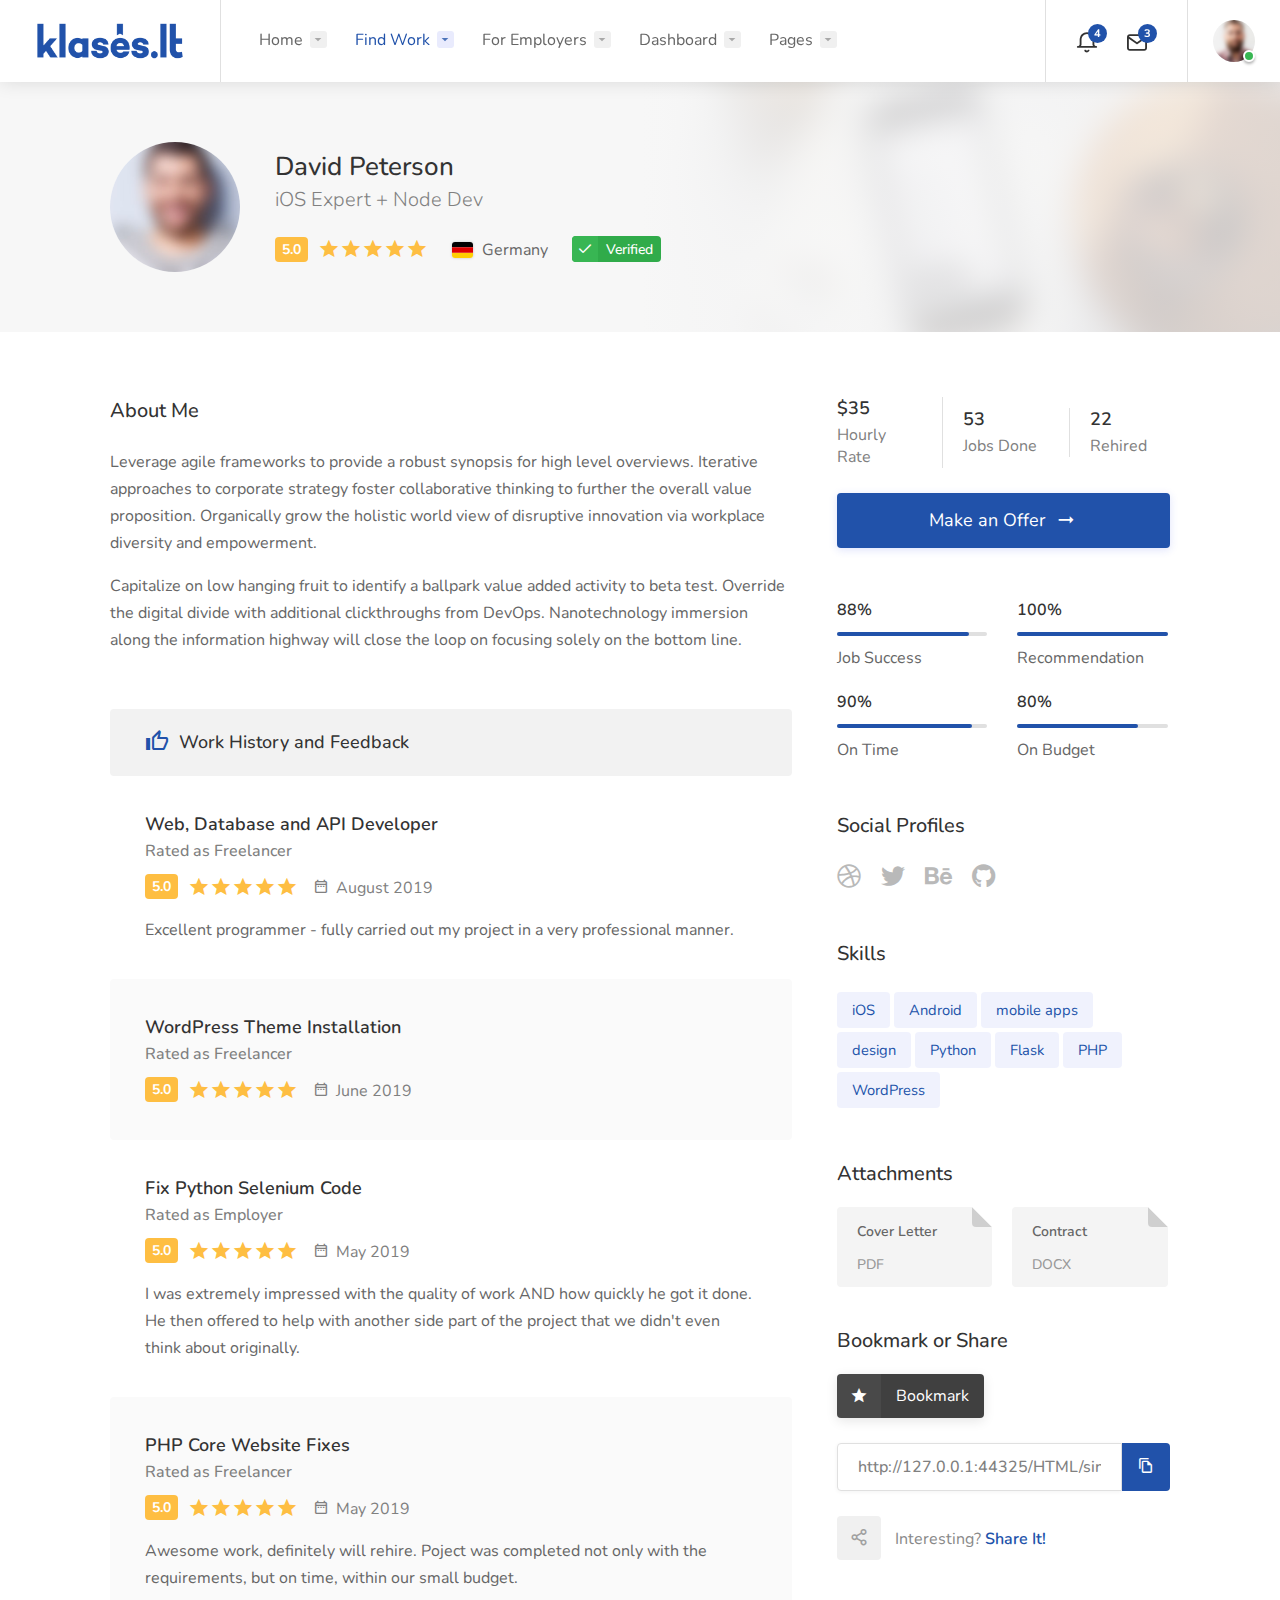
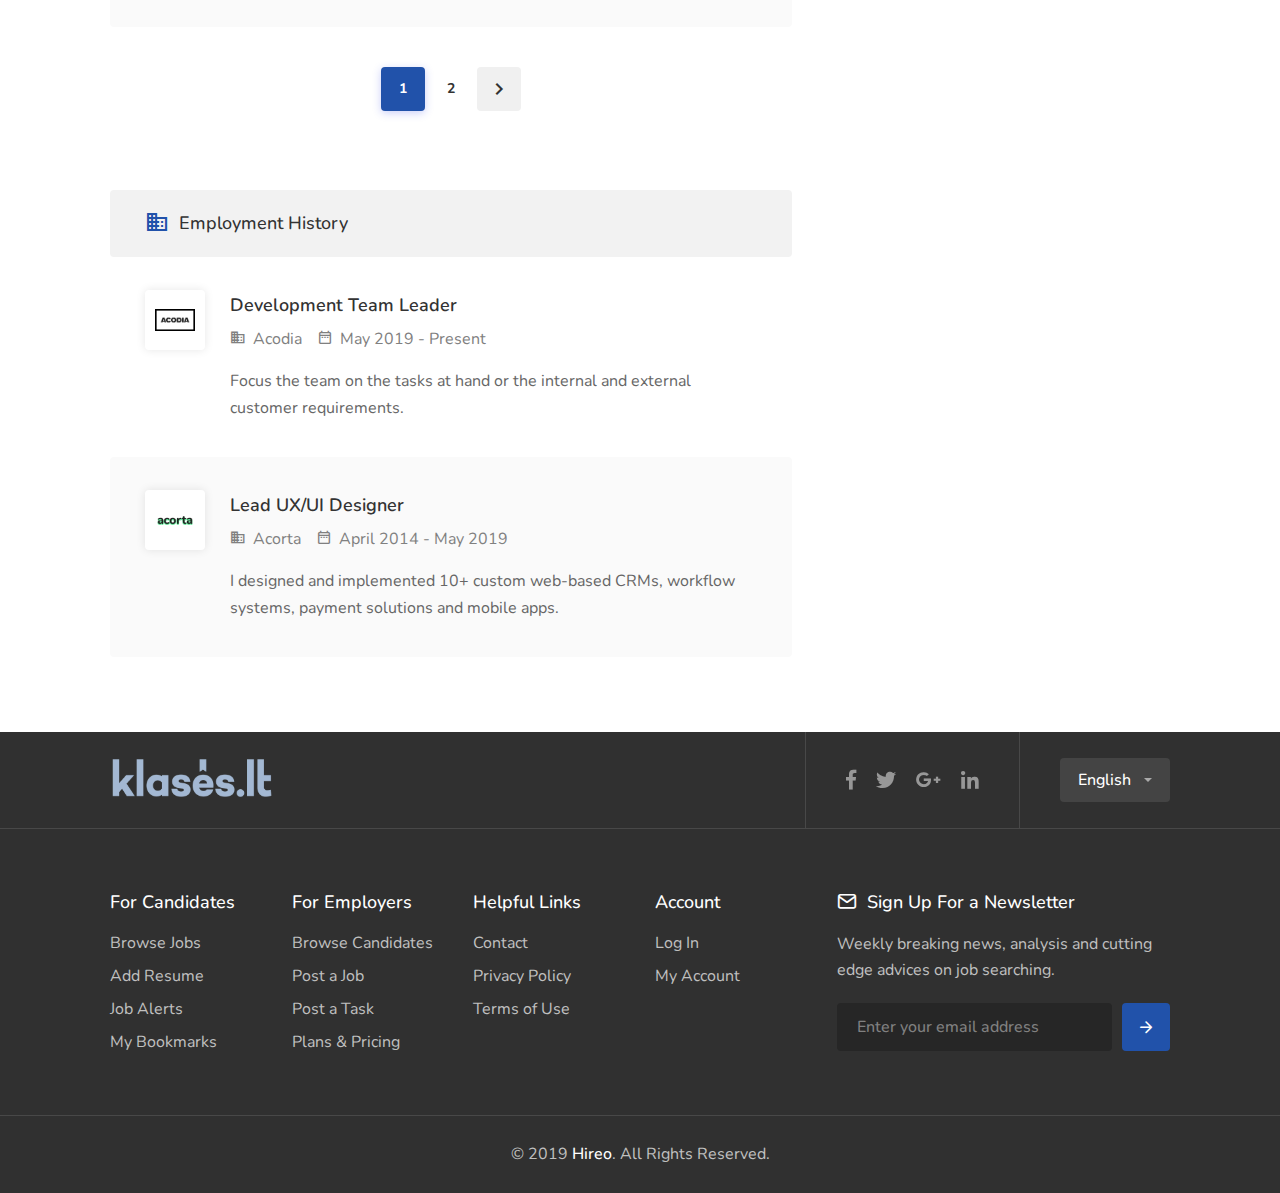
<file: HTML/single-freelancer-profile.html>
<!doctype html>
<html lang="en">
<head>

<!-- Basic Page Needs
================================================== -->
<title>Hireo</title>
<meta charset="utf-8">
<meta name="viewport" content="width=device-width, initial-scale=1, maximum-scale=1">

<!-- CSS
================================================== -->
<link rel="stylesheet" href="css/style.css">
<link rel="stylesheet" href="css/colors/blue.css">

</head>
<body>

<!-- Wrapper -->
<div id="wrapper">

<!-- Header Container
================================================== -->
<header id="header-container" class="fullwidth">

	<!-- Header -->
	<div id="header">
		<div class="container">
			
			<!-- Left Side Content -->
			<div class="left-side">
				
				<!-- Logo -->
				<div id="logo">
					<a href="index.html"><img src="images/logo.png" alt=""></a>
				</div>

				<!-- Main Navigation -->
				<nav id="navigation">
					<ul id="responsive">

						<li><a href="#">Home</a>
							<ul class="dropdown-nav">
								<li><a href="index.html">Home 1</a></li>
								<li><a href="index-2.html">Home 2</a></li>
								<li><a href="index-3.html">Home 3</a></li>
							</ul>
						</li>

						<li><a href="#" class="current">Find Work</a>
							<ul class="dropdown-nav">
								<li><a href="#">Browse Jobs</a>
									<ul class="dropdown-nav">
										<li><a href="jobs-list-layout-full-page-map.html">Full Page List + Map</a></li>
										<li><a href="jobs-grid-layout-full-page-map.html">Full Page Grid + Map</a></li>
										<li><a href="jobs-grid-layout-full-page.html">Full Page Grid</a></li>
										<li><a href="jobs-list-layout-1.html">List Layout 1</a></li>
										<li><a href="jobs-list-layout-2.html">List Layout 2</a></li>
										<li><a href="jobs-grid-layout.html">Grid Layout</a></li>
									</ul>
								</li>
								<li><a href="#">Browse Tasks</a>
									<ul class="dropdown-nav">
										<li><a href="tasks-list-layout-1.html">List Layout 1</a></li>
										<li><a href="tasks-list-layout-2.html">List Layout 2</a></li>
										<li><a href="tasks-grid-layout.html">Grid Layout</a></li>
										<li><a href="tasks-grid-layout-full-page.html">Full Page Grid</a></li>
									</ul>
								</li>
								<li><a href="browse-companies.html">Browse Companies</a></li>
								<li><a href="single-job-page.html">Job Page</a></li>
								<li><a href="single-task-page.html">Task Page</a></li>
								<li><a href="single-company-profile.html">Company Profile</a></li>
							</ul>
						</li>

						<li><a href="#">For Employers</a>
							<ul class="dropdown-nav">
								<li><a href="#">Find a Freelancer</a>
									<ul class="dropdown-nav">
										<li><a href="freelancers-grid-layout-full-page.html">Full Page Grid</a></li>
										<li><a href="freelancers-grid-layout.html">Grid Layout</a></li>
										<li><a href="freelancers-list-layout-1.html">List Layout 1</a></li>
										<li><a href="freelancers-list-layout-2.html">List Layout 2</a></li>
									</ul>
								</li>
								<li><a href="single-freelancer-profile.html">Freelancer Profile</a></li>
								<li><a href="dashboard-post-a-job.html">Post a Job</a></li>
								<li><a href="dashboard-post-a-task.html">Post a Task</a></li>
							</ul>
						</li>

						<li><a href="#">Dashboard</a>
							<ul class="dropdown-nav">
								<li><a href="dashboard.html">Dashboard</a></li>
								<li><a href="dashboard-messages.html">Messages</a></li>
								<li><a href="dashboard-bookmarks.html">Bookmarks</a></li>
								<li><a href="dashboard-reviews.html">Reviews</a></li>
								<li><a href="dashboard-manage-jobs.html">Jobs</a>
									<ul class="dropdown-nav">
										<li><a href="dashboard-manage-jobs.html">Manage Jobs</a></li>
										<li><a href="dashboard-manage-candidates.html">Manage Candidates</a></li>
										<li><a href="dashboard-post-a-job.html">Post a Job</a></li>
									</ul>
								</li>
								<li><a href="dashboard-manage-tasks.html">Tasks</a>
									<ul class="dropdown-nav">
										<li><a href="dashboard-manage-tasks.html">Manage Tasks</a></li>
										<li><a href="dashboard-manage-bidders.html">Manage Bidders</a></li>
										<li><a href="dashboard-my-active-bids.html">My Active Bids</a></li>
										<li><a href="dashboard-post-a-task.html">Post a Task</a></li>
									</ul>
								</li>
								<li><a href="dashboard-settings.html">Settings</a></li>
							</ul>
						</li>

						<li><a href="#">Pages</a>
							<ul class="dropdown-nav">
								<li>
									<a href="#">Open Street Map</a>
									<ul class="dropdown-nav">
										<li><a href="jobs-list-layout-full-page-map-OpenStreetMap.html">Full Page List + Map</a></li>
										<li><a href="jobs-grid-layout-full-page-map-OpenStreetMap.html">Full Page Grid + Map</a></li>
										<li><a href="single-job-page-OpenStreetMap.html">Job Page</a></li>
										<li><a href="single-company-profile-OpenStreetMap.html">Company Profile</a></li>
										<li><a href="pages-contact-OpenStreetMap.html">Contact</a></li>
										<li><a href="jobs-list-layout-1-OpenStreetMap.html">Location Autocomplete</a></li>
									</ul>
								</li>
								<li><a href="pages-blog.html">Blog</a></li>
								<li><a href="pages-pricing-plans.html">Pricing Plans</a></li>
								<li><a href="pages-checkout-page.html">Checkout Page</a></li>
								<li><a href="pages-invoice-template.html">Invoice Template</a></li>
								<li><a href="pages-user-interface-elements.html">User Interface Elements</a></li>
								<li><a href="pages-icons-cheatsheet.html">Icons Cheatsheet</a></li>
								<li><a href="pages-login.html">Login & Register</a></li>
								<li><a href="pages-404.html">404 Page</a></li>
								<li><a href="pages-contact.html">Contact</a></li>
							</ul>
						</li>

					</ul>
				</nav>
				<div class="clearfix"></div>
				<!-- Main Navigation / End -->
				
			</div>
			<!-- Left Side Content / End -->


			<!-- Right Side Content / End -->
			<div class="right-side">

				<!--  User Notifications -->
				<div class="header-widget hide-on-mobile">
					
					<!-- Notifications -->
					<div class="header-notifications">

						<!-- Trigger -->
						<div class="header-notifications-trigger">
							<a href="#"><i class="icon-feather-bell"></i><span>4</span></a>
						</div>

						<!-- Dropdown -->
						<div class="header-notifications-dropdown">

							<div class="header-notifications-headline">
								<h4>Notifications</h4>
								<button class="mark-as-read ripple-effect-dark" title="Mark all as read" data-tippy-placement="left">
									<i class="icon-feather-check-square"></i>
								</button>
							</div>

							<div class="header-notifications-content">
								<div class="header-notifications-scroll" data-simplebar>
									<ul>
										<!-- Notification -->
										<li class="notifications-not-read">
											<a href="dashboard-manage-candidates.html">
												<span class="notification-icon"><i class="icon-material-outline-group"></i></span>
												<span class="notification-text">
													<strong>Michael Shannah</strong> applied for a job <span class="color">Full Stack Software Engineer</span>
												</span>
											</a>
										</li>

										<!-- Notification -->
										<li>
											<a href="dashboard-manage-bidders.html">
												<span class="notification-icon"><i class=" icon-material-outline-gavel"></i></span>
												<span class="notification-text">
													<strong>Gilbert Allanis</strong> placed a bid on your <span class="color">iOS App Development</span> project
												</span>
											</a>
										</li>

										<!-- Notification -->
										<li>
											<a href="dashboard-manage-jobs.html">
												<span class="notification-icon"><i class="icon-material-outline-autorenew"></i></span>
												<span class="notification-text">
													Your job listing <span class="color">Full Stack PHP Developer</span> is expiring.
												</span>
											</a>
										</li>

										<!-- Notification -->
										<li>
											<a href="dashboard-manage-candidates.html">
												<span class="notification-icon"><i class="icon-material-outline-group"></i></span>
												<span class="notification-text">
													<strong>Sindy Forrest</strong> applied for a job <span class="color">Full Stack Software Engineer</span>
												</span>
											</a>
										</li>
									</ul>
								</div>
							</div>

						</div>

					</div>
					
					<!-- Messages -->
					<div class="header-notifications">
						<div class="header-notifications-trigger">
							<a href="#"><i class="icon-feather-mail"></i><span>3</span></a>
						</div>

						<!-- Dropdown -->
						<div class="header-notifications-dropdown">

							<div class="header-notifications-headline">
								<h4>Messages</h4>
								<button class="mark-as-read ripple-effect-dark" title="Mark all as read" data-tippy-placement="left">
									<i class="icon-feather-check-square"></i>
								</button>
							</div>

							<div class="header-notifications-content">
								<div class="header-notifications-scroll" data-simplebar>
									<ul>
										<!-- Notification -->
										<li class="notifications-not-read">
											<a href="dashboard-messages.html">
												<span class="notification-avatar status-online"><img src="images/user-avatar-small-03.jpg" alt=""></span>
												<div class="notification-text">
													<strong>David Peterson</strong>
													<p class="notification-msg-text">Thanks for reaching out. I'm quite busy right now on many...</p>
													<span class="color">4 hours ago</span>
												</div>
											</a>
										</li>

										<!-- Notification -->
										<li class="notifications-not-read">
											<a href="dashboard-messages.html">
												<span class="notification-avatar status-offline"><img src="images/user-avatar-small-02.jpg" alt=""></span>
												<div class="notification-text">
													<strong>Sindy Forest</strong>
													<p class="notification-msg-text">Hi Tom! Hate to break it to you, but I'm actually on vacation until...</p>
													<span class="color">Yesterday</span>
												</div>
											</a>
										</li>

										<!-- Notification -->
										<li class="notifications-not-read">
											<a href="dashboard-messages.html">
												<span class="notification-avatar status-online"><img src="images/user-avatar-placeholder.png" alt=""></span>
												<div class="notification-text">
													<strong>Marcin Kowalski</strong>
													<p class="notification-msg-text">I received payment. Thanks for cooperation!</p>
													<span class="color">Yesterday</span>
												</div>
											</a>
										</li>
									</ul>
								</div>
							</div>

							<a href="dashboard-messages.html" class="header-notifications-button ripple-effect button-sliding-icon">View All Messages<i class="icon-material-outline-arrow-right-alt"></i></a>
						</div>
					</div>

				</div>
				<!--  User Notifications / End -->

				<!-- User Menu -->
				<div class="header-widget">

					<!-- Messages -->
					<div class="header-notifications user-menu">
						<div class="header-notifications-trigger">
							<a href="#"><div class="user-avatar status-online"><img src="images/user-avatar-small-01.jpg" alt=""></div></a>
						</div>

						<!-- Dropdown -->
						<div class="header-notifications-dropdown">

							<!-- User Status -->
							<div class="user-status">

								<!-- User Name / Avatar -->
								<div class="user-details">
									<div class="user-avatar status-online"><img src="images/user-avatar-small-01.jpg" alt=""></div>
									<div class="user-name">
										Tom Smith <span>Freelancer</span>
									</div>
								</div>
								
								<!-- User Status Switcher -->
								<div class="status-switch" id="snackbar-user-status">
									<label class="user-online current-status">Online</label>
									<label class="user-invisible">Invisible</label>
									<!-- Status Indicator -->
									<span class="status-indicator" aria-hidden="true"></span>
								</div>	
						</div>
						
						<ul class="user-menu-small-nav">
							<li><a href="dashboard.html"><i class="icon-material-outline-dashboard"></i> Dashboard</a></li>
							<li><a href="dashboard-settings.html"><i class="icon-material-outline-settings"></i> Settings</a></li>
							<li><a href="index-logged-out.html"><i class="icon-material-outline-power-settings-new"></i> Logout</a></li>
						</ul>

						</div>
					</div>

				</div>
				<!-- User Menu / End -->

				<!-- Mobile Navigation Button -->
				<span class="mmenu-trigger">
					<button class="hamburger hamburger--collapse" type="button">
						<span class="hamburger-box">
							<span class="hamburger-inner"></span>
						</span>
					</button>
				</span>

			</div>
			<!-- Right Side Content / End -->

		</div>
	</div>
	<!-- Header / End -->

</header>
<div class="clearfix"></div>
<!-- Header Container / End -->



<!-- Titlebar
================================================== -->
<div class="single-page-header freelancer-header" data-background-image="images/single-freelancer.jpg">
	<div class="container">
		<div class="row">
			<div class="col-md-12">
				<div class="single-page-header-inner">
					<div class="left-side">
						<div class="header-image freelancer-avatar"><img src="images/user-avatar-big-02.jpg" alt=""></div>
						<div class="header-details">
							<h3>David Peterson <span>iOS Expert + Node Dev</span></h3>
							<ul>
								<li><div class="star-rating" data-rating="5.0"></div></li>
								<li><img class="flag" src="images/flags/de.svg" alt=""> Germany</li>
								<li><div class="verified-badge-with-title">Verified</div></li>
							</ul>
						</div>
					</div>
				</div>
			</div>
		</div>
	</div>
</div>


<!-- Page Content
================================================== -->
<div class="container">
	<div class="row">
		
		<!-- Content -->
		<div class="col-xl-8 col-lg-8 content-right-offset">
			
			<!-- Page Content -->
			<div class="single-page-section">
				<h3 class="margin-bottom-25">About Me</h3>
				<p>Leverage agile frameworks to provide a robust synopsis for high level overviews. Iterative approaches to corporate strategy foster collaborative thinking to further the overall value proposition. Organically grow the holistic world view of disruptive innovation via workplace diversity and empowerment.</p>

				<p>Capitalize on low hanging fruit to identify a ballpark value added activity to beta test. Override the digital divide with additional clickthroughs from DevOps. Nanotechnology immersion along the information highway will close the loop on focusing solely on the bottom line.</p>
			</div>

			<!-- Boxed List -->
			<div class="boxed-list margin-bottom-60">
				<div class="boxed-list-headline">
					<h3><i class="icon-material-outline-thumb-up"></i> Work History and Feedback</h3>
				</div>
				<ul class="boxed-list-ul">
					<li>
						<div class="boxed-list-item">
							<!-- Content -->
							<div class="item-content">
								<h4>Web, Database and API Developer <span>Rated as Freelancer</span></h4>
								<div class="item-details margin-top-10">
									<div class="star-rating" data-rating="5.0"></div>
									<div class="detail-item"><i class="icon-material-outline-date-range"></i> August 2019</div>
								</div>
								<div class="item-description">
									<p>Excellent programmer - fully carried out my project in a very professional manner. </p>
								</div>
							</div>
						</div>
					</li>
					<li>
						<div class="boxed-list-item">
							<!-- Content -->
							<div class="item-content">
								<h4>WordPress Theme Installation <span>Rated as Freelancer</span></h4>
								<div class="item-details margin-top-10">
									<div class="star-rating" data-rating="5.0"></div>
									<div class="detail-item"><i class="icon-material-outline-date-range"></i> June 2019</div>
								</div>
							</div>
						</div>
					</li>
					<li>
						<div class="boxed-list-item">
							<!-- Content -->
							<div class="item-content">
								<h4>Fix Python Selenium Code <span>Rated as Employer</span></h4>
								<div class="item-details margin-top-10">
									<div class="star-rating" data-rating="5.0"></div>
									<div class="detail-item"><i class="icon-material-outline-date-range"></i> May 2019</div>
								</div>
								<div class="item-description">
									<p>I was extremely impressed with the quality of work AND how quickly he got it done. He then offered to help with another side part of the project that we didn't even think about originally.</p>
								</div>
							</div>
						</div>
					</li>
					<li>
						<div class="boxed-list-item">
							<!-- Content -->
							<div class="item-content">
								<h4>PHP Core Website Fixes <span>Rated as Freelancer</span></h4>
								<div class="item-details margin-top-10">
									<div class="star-rating" data-rating="5.0"></div>
									<div class="detail-item"><i class="icon-material-outline-date-range"></i> May 2019</div>
								</div>
								<div class="item-description">
									<p>Awesome work, definitely will rehire. Poject was completed not only with the requirements, but on time, within our small budget.</p>
								</div>
							</div>
						</div>
					</li>
				</ul>

				<!-- Pagination -->
				<div class="clearfix"></div>
				<div class="pagination-container margin-top-40 margin-bottom-10">
					<nav class="pagination">
						<ul>
							<li><a href="#" class="ripple-effect current-page">1</a></li>
							<li><a href="#" class="ripple-effect">2</a></li>
							<li class="pagination-arrow"><a href="#" class="ripple-effect"><i class="icon-material-outline-keyboard-arrow-right"></i></a></li>
						</ul>
					</nav>
				</div>
				<div class="clearfix"></div>
				<!-- Pagination / End -->

			</div>
			<!-- Boxed List / End -->
			
			<!-- Boxed List -->
			<div class="boxed-list margin-bottom-60">
				<div class="boxed-list-headline">
					<h3><i class="icon-material-outline-business"></i> Employment History</h3>
				</div>
				<ul class="boxed-list-ul">
					<li>
						<div class="boxed-list-item">
							<!-- Avatar -->
							<div class="item-image">
								<img src="images/browse-companies-03.png" alt="">
							</div>
							
							<!-- Content -->
							<div class="item-content">
								<h4>Development Team Leader</h4>
								<div class="item-details margin-top-7">
									<div class="detail-item"><a href="#"><i class="icon-material-outline-business"></i> Acodia</a></div>
									<div class="detail-item"><i class="icon-material-outline-date-range"></i> May 2019 - Present</div>
								</div>
								<div class="item-description">
									<p>Focus the team on the tasks at hand or the internal and external customer requirements.</p>
								</div>
							</div>
						</div>
					</li>
					<li>
						<div class="boxed-list-item">
							<!-- Avatar -->
							<div class="item-image">
								<img src="images/browse-companies-04.png" alt="">
							</div>
							
							<!-- Content -->
							<div class="item-content">
								<h4><a href="#">Lead UX/UI Designer</a></h4>
								<div class="item-details margin-top-7">
									<div class="detail-item"><a href="#"><i class="icon-material-outline-business"></i> Acorta</a></div>
									<div class="detail-item"><i class="icon-material-outline-date-range"></i> April 2014 - May 2019</div>
								</div>
								<div class="item-description">
									<p>I designed and implemented 10+ custom web-based CRMs, workflow systems, payment solutions and mobile apps.</p>
								</div>
							</div>
						</div>
					</li>
				</ul>
			</div>
			<!-- Boxed List / End -->

		</div>
		

		<!-- Sidebar -->
		<div class="col-xl-4 col-lg-4">
			<div class="sidebar-container">
				
				<!-- Profile Overview -->
				<div class="profile-overview">
					<div class="overview-item"><strong>$35</strong><span>Hourly Rate</span></div>
					<div class="overview-item"><strong>53</strong><span>Jobs Done</span></div>
					<div class="overview-item"><strong>22</strong><span>Rehired</span></div>
				</div>

				<!-- Button -->
				<a href="#small-dialog" class="apply-now-button popup-with-zoom-anim margin-bottom-50">Make an Offer <i class="icon-material-outline-arrow-right-alt"></i></a>

				<!-- Freelancer Indicators -->
				<div class="sidebar-widget">
					<div class="freelancer-indicators">

						<!-- Indicator -->
						<div class="indicator">
							<strong>88%</strong>
							<div class="indicator-bar" data-indicator-percentage="88"><span></span></div>
							<span>Job Success</span>
						</div>

						<!-- Indicator -->
						<div class="indicator">
							<strong>100%</strong>
							<div class="indicator-bar" data-indicator-percentage="100"><span></span></div>
							<span>Recommendation</span>
						</div>
						
						<!-- Indicator -->
						<div class="indicator">
							<strong>90%</strong>
							<div class="indicator-bar" data-indicator-percentage="90"><span></span></div>
							<span>On Time</span>
						</div>	
											
						<!-- Indicator -->
						<div class="indicator">
							<strong>80%</strong>
							<div class="indicator-bar" data-indicator-percentage="80"><span></span></div>
							<span>On Budget</span>
						</div>
					</div>
				</div>
				
				<!-- Widget -->
				<div class="sidebar-widget">
					<h3>Social Profiles</h3>
					<div class="freelancer-socials margin-top-25">
						<ul>
							<li><a href="#" title="Dribbble" data-tippy-placement="top"><i class="icon-brand-dribbble"></i></a></li>
							<li><a href="#" title="Twitter" data-tippy-placement="top"><i class="icon-brand-twitter"></i></a></li>
							<li><a href="#" title="Behance" data-tippy-placement="top"><i class="icon-brand-behance"></i></a></li>
							<li><a href="#" title="GitHub" data-tippy-placement="top"><i class="icon-brand-github"></i></a></li>
						
						</ul>
					</div>
				</div>

				<!-- Widget -->
				<div class="sidebar-widget">
					<h3>Skills</h3>
					<div class="task-tags">
						<span>iOS</span>
						<span>Android</span>
						<span>mobile apps</span>
						<span>design</span>
						<span>Python</span>
						<span>Flask</span>
						<span>PHP</span>
						<span>WordPress</span>
					</div>
				</div>

				<!-- Widget -->
				<div class="sidebar-widget">
					<h3>Attachments</h3>
					<div class="attachments-container">
						<a href="#" class="attachment-box ripple-effect"><span>Cover Letter</span><i>PDF</i></a>
						<a href="#" class="attachment-box ripple-effect"><span>Contract</span><i>DOCX</i></a>
					</div>
				</div>

				<!-- Sidebar Widget -->
				<div class="sidebar-widget">
					<h3>Bookmark or Share</h3>

					<!-- Bookmark Button -->
					<button class="bookmark-button margin-bottom-25">
						<span class="bookmark-icon"></span>
						<span class="bookmark-text">Bookmark</span>
						<span class="bookmarked-text">Bookmarked</span>
					</button>

					<!-- Copy URL -->
					<div class="copy-url">
						<input id="copy-url" type="text" value="" class="with-border">
						<button class="copy-url-button ripple-effect" data-clipboard-target="#copy-url" title="Copy to Clipboard" data-tippy-placement="top"><i class="icon-material-outline-file-copy"></i></button>
					</div>

					<!-- Share Buttons -->
					<div class="share-buttons margin-top-25">
						<div class="share-buttons-trigger"><i class="icon-feather-share-2"></i></div>
						<div class="share-buttons-content">
							<span>Interesting? <strong>Share It!</strong></span>
							<ul class="share-buttons-icons">
								<li><a href="#" data-button-color="#3b5998" title="Share on Facebook" data-tippy-placement="top"><i class="icon-brand-facebook-f"></i></a></li>
								<li><a href="#" data-button-color="#1da1f2" title="Share on Twitter" data-tippy-placement="top"><i class="icon-brand-twitter"></i></a></li>
								<li><a href="#" data-button-color="#dd4b39" title="Share on Google Plus" data-tippy-placement="top"><i class="icon-brand-google-plus-g"></i></a></li>
								<li><a href="#" data-button-color="#0077b5" title="Share on LinkedIn" data-tippy-placement="top"><i class="icon-brand-linkedin-in"></i></a></li>
							</ul>
						</div>
					</div>
				</div>

			</div>
		</div>

	</div>
</div>


<!-- Spacer -->
<div class="margin-top-15"></div>
<!-- Spacer / End-->

<!-- Footer
================================================== -->
<div id="footer">
	
	<!-- Footer Top Section -->
	<div class="footer-top-section">
		<div class="container">
			<div class="row">
				<div class="col-xl-12">

					<!-- Footer Rows Container -->
					<div class="footer-rows-container">
						
						<!-- Left Side -->
						<div class="footer-rows-left">
							<div class="footer-row">
								<div class="footer-row-inner footer-logo">
									<img src="images/logo2.png" alt="">
								</div>
							</div>
						</div>
						
						<!-- Right Side -->
						<div class="footer-rows-right">

							<!-- Social Icons -->
							<div class="footer-row">
								<div class="footer-row-inner">
									<ul class="footer-social-links">
										<li>
											<a href="#" title="Facebook" data-tippy-placement="bottom" data-tippy-theme="light">
												<i class="icon-brand-facebook-f"></i>
											</a>
										</li>
										<li>
											<a href="#" title="Twitter" data-tippy-placement="bottom" data-tippy-theme="light">
												<i class="icon-brand-twitter"></i>
											</a>
										</li>
										<li>
											<a href="#" title="Google Plus" data-tippy-placement="bottom" data-tippy-theme="light">
												<i class="icon-brand-google-plus-g"></i>
											</a>
										</li>
										<li>
											<a href="#" title="LinkedIn" data-tippy-placement="bottom" data-tippy-theme="light">
												<i class="icon-brand-linkedin-in"></i>
											</a>
										</li>
									</ul>
									<div class="clearfix"></div>
								</div>
							</div>
							
							<!-- Language Switcher -->
							<div class="footer-row">
								<div class="footer-row-inner">
									<select class="selectpicker language-switcher" data-selected-text-format="count" data-size="5">
										<option selected>English</option>
										<option>Français</option>
										<option>Español</option>
										<option>Deutsch</option>
									</select>
								</div>
							</div>
						</div>

					</div>
					<!-- Footer Rows Container / End -->
				</div>
			</div>
		</div>
	</div>
	<!-- Footer Top Section / End -->

	<!-- Footer Middle Section -->
	<div class="footer-middle-section">
		<div class="container">
			<div class="row">

				<!-- Links -->
				<div class="col-xl-2 col-lg-2 col-md-3">
					<div class="footer-links">
						<h3>For Candidates</h3>
						<ul>
							<li><a href="#"><span>Browse Jobs</span></a></li>
							<li><a href="#"><span>Add Resume</span></a></li>
							<li><a href="#"><span>Job Alerts</span></a></li>
							<li><a href="#"><span>My Bookmarks</span></a></li>
						</ul>
					</div>
				</div>

				<!-- Links -->
				<div class="col-xl-2 col-lg-2 col-md-3">
					<div class="footer-links">
						<h3>For Employers</h3>
						<ul>
							<li><a href="#"><span>Browse Candidates</span></a></li>
							<li><a href="#"><span>Post a Job</span></a></li>
							<li><a href="#"><span>Post a Task</span></a></li>
							<li><a href="#"><span>Plans & Pricing</span></a></li>
						</ul>
					</div>
				</div>

				<!-- Links -->
				<div class="col-xl-2 col-lg-2 col-md-3">
					<div class="footer-links">
						<h3>Helpful Links</h3>
						<ul>
							<li><a href="#"><span>Contact</span></a></li>
							<li><a href="#"><span>Privacy Policy</span></a></li>
							<li><a href="#"><span>Terms of Use</span></a></li>
						</ul>
					</div>
				</div>

				<!-- Links -->
				<div class="col-xl-2 col-lg-2 col-md-3">
					<div class="footer-links">
						<h3>Account</h3>
						<ul>
							<li><a href="#"><span>Log In</span></a></li>
							<li><a href="#"><span>My Account</span></a></li>
						</ul>
					</div>
				</div>

				<!-- Newsletter -->
				<div class="col-xl-4 col-lg-4 col-md-12">
					<h3><i class="icon-feather-mail"></i> Sign Up For a Newsletter</h3>
					<p>Weekly breaking news, analysis and cutting edge advices on job searching.</p>
					<form action="#" method="get" class="newsletter">
						<input type="text" name="fname" placeholder="Enter your email address">
						<button type="submit"><i class="icon-feather-arrow-right"></i></button>
					</form>
				</div>
			</div>
		</div>
	</div>
	<!-- Footer Middle Section / End -->
	
	<!-- Footer Copyrights -->
	<div class="footer-bottom-section">
		<div class="container">
			<div class="row">
				<div class="col-xl-12">
					© 2019 <strong>Hireo</strong>. All Rights Reserved.
				</div>
			</div>
		</div>
	</div>
	<!-- Footer Copyrights / End -->

</div>
<!-- Footer / End -->

</div>
<!-- Wrapper / End -->


<!-- Make an Offer Popup
================================================== -->
<div id="small-dialog" class="zoom-anim-dialog mfp-hide dialog-with-tabs">

	<!--Tabs -->
	<div class="sign-in-form">

		<ul class="popup-tabs-nav">
			<li><a href="#tab">Make an Offer</a></li>
		</ul>

		<div class="popup-tabs-container">

			<!-- Tab -->
			<div class="popup-tab-content" id="tab">
				
				<!-- Welcome Text -->
				<div class="welcome-text">
					<h3>Discuss your project with David</h3>
				</div>
					
				<!-- Form -->
				<form method="post">

					<div class="input-with-icon-left">
						<i class="icon-material-outline-account-circle"></i>
						<input type="text" class="input-text with-border" name="name" id="name" placeholder="First and Last Name"/>
					</div>

					<div class="input-with-icon-left">
						<i class="icon-material-baseline-mail-outline"></i>
						<input type="text" class="input-text with-border" name="emailaddress" id="emailaddress" placeholder="Email Address"/>
					</div>

					<textarea name="textarea" cols="10" placeholder="Message" class="with-border"></textarea>

					<div class="uploadButton margin-top-25">
						<input class="uploadButton-input" type="file" accept="image/*, application/pdf" id="upload" multiple/>
						<label class="uploadButton-button ripple-effect" for="upload">Add Attachments</label>
						<span class="uploadButton-file-name">Allowed file types: zip, pdf, png, jpg <br> Max. files size: 50 MB.</span>
					</div>

				</form>
				
				<!-- Button -->
				<button class="button margin-top-35 full-width button-sliding-icon ripple-effect" type="submit">Make an Offer <i class="icon-material-outline-arrow-right-alt"></i></button>

			</div>
			<!-- Login -->
			<div class="popup-tab-content" id="loginn">
				
				<!-- Welcome Text -->
				<div class="welcome-text">
					<h3>Discuss Your Project With Tom</h3>
				</div>
					
				<!-- Form -->
				<form method="post" id="make-an-offer-form">

					<div class="input-with-icon-left">
						<i class="icon-material-outline-account-circle"></i>
						<input type="text" class="input-text with-border" name="name2" id="name2" placeholder="First and Last Name" required/>
					</div>

					<div class="input-with-icon-left">
						<i class="icon-material-baseline-mail-outline"></i>
						<input type="text" class="input-text with-border" name="emailaddress2" id="emailaddress2" placeholder="Email Address" required/>
					</div>

					<textarea name="textarea" cols="10" placeholder="Message" class="with-border"></textarea>

					<div class="uploadButton margin-top-25">
						<input class="uploadButton-input" type="file" accept="image/*, application/pdf" id="upload-cv" multiple/>
						<label class="uploadButton-button" for="upload-cv">Add Attachments</label>
						<span class="uploadButton-file-name">Allowed file types: zip, pdf, png, jpg <br> Max. files size: 50 MB.</span>
					</div>

				</form>
				
				<!-- Button -->
				<button class="button full-width button-sliding-icon ripple-effect" type="submit" form="make-an-offer-form">Make an Offer <i class="icon-material-outline-arrow-right-alt"></i></button>

			</div>

		</div>
	</div>
</div>
<!-- Make an Offer Popup / End -->



<!-- Scripts
================================================== -->
<script src="js/jquery-3.4.1.min.js"></script>
<script src="js/jquery-migrate-3.1.0.min.js"></script>
<script src="js/mmenu.min.js"></script>
<script src="js/tippy.all.min.js"></script>
<script src="js/simplebar.min.js"></script>
<script src="js/bootstrap-slider.min.js"></script>
<script src="js/bootstrap-select.min.js"></script>
<script src="js/snackbar.js"></script>
<script src="js/clipboard.min.js"></script>
<script src="js/counterup.min.js"></script>
<script src="js/magnific-popup.min.js"></script>
<script src="js/slick.min.js"></script>
<script src="js/custom.js"></script>

<!-- Snackbar // documentation: https://www.polonel.com/snackbar/ -->
<script>
// Snackbar for user status switcher
$('#snackbar-user-status label').click(function() { 
	Snackbar.show({
		text: 'Your status has been changed!',
		pos: 'bottom-center',
		showAction: false,
		actionText: "Dismiss",
		duration: 3000,
		textColor: '#fff',
		backgroundColor: '#383838'
	}); 
}); 

// Snackbar for "place a bid" button
$('#snackbar-place-bid').click(function() { 
	Snackbar.show({
		text: 'Your bid has been placed!',
	}); 
}); 


// Snackbar for copy to clipboard button
$('.copy-url-button').click(function() { 
	Snackbar.show({
		text: 'Copied to clipboard!',
	}); 
}); 
</script>

</body>
</html>
</file>
<file: HTML/css/style.css>
@charset "UTF-8";

/*
* Author: Vasterad
* URL: http://purethemes.net
*/

/* -------------------------------------------------------------- */
/* Table of Contents
-----------------------------------------------------------------

01. Import Section ----------------------------------------------

02. Layout Components -------------------------------------------
  # Forms Reset & Styles
  # Header
  # Header Notifications
  # User Menu
  # Navigation
  # Mega Menu
  # Sticky Header
  # Transparent Header
  # mmenu.js - mobile menu
  # Footer
  # Pagination
  # Sidebar Styles
  # Notify Box
  # Titlebar
  # Single Page Header
  # Blog Post
  # Contact Page

03. Listings Styles ---------------------------------------------
  # Full Width Page Layout
  # Job Listing - List Layout
  # Job Listing - Compact List Layout
  # Job Listing - Grid Layout
  # Tasks - List Layout
  # Tasks - Grid Layout
  # Freelancers - Grid Layout
  # Freelancers - List Layout
  # Browse Companies

04. User Interface Elements -------------------------------------
  # Buttons
  # Button with Sliding Icon
  # List Styles
  # Marks
  # Notification Boxes
  # Tables
  # Accordion
  # Tabs
  # Copy to clipboard
  # Share Buttons
  # Verified Badge
  # Star Rating
  # Leave Rating Stars
  # Ripple Effect
  # Input With Icon
  # Keywords Input
  # Clickable Tags
  # On/Off Switch
  # Radio Button
  # Checkbox
  # Custom Upload Button
  # Intro Banner
  # Category Boxes
  # Photo Box
  # Pricing Plans
  # Checkout Page
  # Icon Boxes
  # Testimonials
  # Text Banner
  # Counters
  # Countdown
  # Bidding Widget

05. Scripts Styles ----------------------------------------------
  # Slick Slider
  # Simlpebar.js (custom scrollbar)
  # Tippy.js Tooltips
  # Magnific Popup
  # Popup tabs
  # Boostrap Slider
  # Bootstrap-select
  # Snackbar
  # Google Autocomplete
  # Google Maps
  # Leaflet Maps

06. Single Pages ------------------------------------------------
  # Single Job Page
  # Single Freelancer Profile

07. Dashboard ---------------------------------------------------
  # Dashboard Navigation
  # Dashboard Elements
  # Dashboard Messages

08. Others ------------------------------------------------------
  # Common Styles
  # Icons Cheatsheet Styles
  # Offsets

*/ 

/* -------------------------------------------------------------- */
/* 01. Import Section
----------------------------------------------------------------- */
@import url('bootstrap-grid.css');                     /* Default Reset, Responsive Grid*/
@import url('icons.css');                              /* Default Reset, Responsive Grid*/
@import url('https://fonts.googleapis.com/css?family=Nunito:300,400,600,700,800&subset=latin-ext');


/* -------------------------------------------------------------- */
/*  02. Layout Components
----------------------------------------------------------------- */

/* ---------------------------------- */
/* Forms Reset & Styles
------------------------------------- */
input,
input[type="text"],
input[type="password"],
input[type="email"],
input[type="number"],
textarea,
select {
	height: 48px;
	line-height: 48px;
	padding: 0 20px;
	outline: none;
	font-size: 16px;
	color: #808080;
	margin: 0 0 16px 0;
	max-width: 100%;
	width: 100%;
	box-sizing: border-box;
	display: block;
	background-color: #fff;
	font-weight: 500;
	opacity: 1;
	border-radius: 4px;
	border: none;
	box-shadow: 0 1px 4px 0px rgba(0, 0, 0, 0.12);
}

select {
	padding: 15px 18px;
	cursor: pointer;
}

input {
	-webkit-transition: all 0.1s ease-in-out;
	-moz-transition: all 0.1s ease-in-out;
	-o-transition: all 0.1s ease-in-out;
	-ms-transition: all 0.1s ease-in-out;
	transition: all 0.1s ease-in-out;
}

input:focus,
input[type="text"]:focus,
input[type="password"]:focus,
input[type="email"]:focus,
input[type="number"]:focus,
textarea:focus {
	color: #808080;
	transition: box-shadow 0.2s !important;
	opacity: 1;
	border: none;
	box-shadow: 0 1px 4px 0px rgba(0, 0, 0, 0.12);
}

input:-webkit-autofill:focus,
input:-webkit-autofill {
    -webkit-box-shadow: 0 0 0 30px #fff inset !important;
    -webkit-text-fill-color: #808080 !important;
}

/* With Border */
input.with-border,
input[type="text"].with-border,
input[type="password"].with-border,
input[type="email"].with-border,
input[type="number"].with-border,
textarea.with-border,
select.with-border {
	border: 1px solid #e0e0e0;
	box-shadow: 0 1px 4px 0px rgba(0, 0, 0, 0.05);
}
input.with-border:focus,
input[type="text"].with-border:focus,
input[type="password"].with-border:focus,
input[type="email"].with-border:focus,
input[type="number"].with-border:focus,
textarea.with-border:focus {
	border: 1px solid #e0e0e0;
	box-shadow: 0 1px 4px 0px rgba(0, 0, 0, 0.08);
}

input[type="submit"] {
	border: none;
	padding: 11px 18px;
	width: auto;
}

input[type="checkbox"] { display: inline; }

input[type="radio"] {
	width: 15px;
	height: 15px;
	cursor: pointer;
	box-shadow: none;
}


/* Input Placeholder Color */
::placeholder {
	color: #808080;
	opacity: 1;
}

textarea {
	height: auto;
	line-height: 27px;
	padding: 20px;
	min-height: 130px;
	transition: none !important;
	min-width: 100%;
}

label,
legend {
	display: block;
	font-weight: bold;
	font-size: 16px;
	font-weight: normal;
	margin-bottom: 8px;
}


label span,
legend span {
	font-weight: normal;
	font-size: 14px;
	color: #444;
}

fieldset {
	padding: 0;
	border: none;
}

button {
	border: none;
	margin: 0;
	padding: 0;
	width: auto;
	overflow: visible;
	background: transparent;
	color: inherit;
	font: inherit;
	line-height: normal;
	cursor: pointer;
}

a { color: #66676b; transition: 0.3s; }
a, button { outline: none !important; }
a:focus,
a:hover { text-decoration: none; color: #333;}
img { max-width: 100%; }


/* ---------------------------------- */
/* Header
------------------------------------- */
#logo { 
	display: inline-block;
	border-right: 1px solid #e0e0e0;
	height: 100%;
	vertical-align: top;
	padding-right: 35px;
	margin-right: 20px;
}

#logo img {
	height: 42px;
	width: auto;
	top: 50%;
	position: relative;
	transform: translate3d(0,-50%,0);
}

#header {
	position: relative;
	z-index: 999;
	padding: 0;
	box-shadow: 0 0 18px 0 rgba(0, 0, 0, 0.12);
	font-size: 16px;
	height: 82px;
	background-color: #fff;
}

#header .container,
#header .right-side,
#header .left-side { height: 100%; }

/* Full Width Header */
header.fullwidth .container {
  max-width: 100%;
  margin: 0;
  padding: 0 35px;
}

/* Boxed Styles*/
#header .container { position: relative; }

#header .left-side {
	float: left;
	width: 100%;
	display: inline-block;
	position: relative;
	flex: 1;
}

#header .right-side {
	float: right;
	text-align: right;
	width: auto;
	display: inline-block;
	position: absolute;
	right: 25px;
	background-color: #fff;
	flex: 1;
}

/* Full Width Styles */
.full-width #header .left-side {
	float: left;
	width: 100%;
	display: inline-block;
	position: relative;
}

.full-width #header .right-side {
	float: right;
	text-align: right;
	width: auto;
	display: inline-block;
	position: absolute;
	right: 25px;
	background-color: #fff;
}



/* Header Widget
------------------------------------- */
.header-widget {
	display: inline-block;
	height: 100%;
	border-left: 1px solid #e0e0e0;
	padding: 0 30px;
	text-align: left;
	float: left;
}

.fullwidth .header-widget:last-of-type {
	padding-right: 5px;
	float: right;
	border-right: none;
}

.header-widget:last-of-type { padding-right: 0; margin-right: -5px; }
.fullwidth .header-widget:last-of-type { padding-right: 5px; margin-right: 0; }

/* Notification Avatar*/
.header-notifications-content .notification-avatar {
	height: 42px;
	width: 42px;
	max-width: 42px;
	display: inline-block;
	border-radius: 50%;
	overflow: hidden;
}

/* Sign In Button */
.header-widget .log-in-button {
	padding: 10px 0;
	position: relative;
	top: 50%;
	transform: translateY(-50%);
	transition: 0.3s;
	color: #666;
	display: block;
	margin: 0 -3px;
}

.header-widget .log-in-button i {
	font-size: 18px;
	line-height: 0;
	position: relative;
	top: 2px;
	margin-right: 4px;
	margin-left: -1px;
	color: #777;
	transition: 0.3s;
}

.header-widget .log-in-button:hover,
.header-widget .log-in-button:hover i { color: #66676b; }

.transparent-header .header-widget .log-in-button,
.transparent-header .header-widget .log-in-button i { color: #fff; }

/* Sign In Button Media Queries */
@media (max-width: 768px) {
	.header-widget .log-in-button span { display: none; }

	.header-widget .log-in-button i {
		font-size: 20px;
		top: 3px;
	}

	.header-widget .log-in-button i,
	.header-widget .log-in-button i:hover { color: #555; }

	.header-widget .log-in-button {
		background-color: #f0f0f0;
		border-radius: 4px;
	    height: 46px;
	    width: 46px;
	    text-align: center;
	}

	.transparent-header .header-widget .log-in-button i,
	.transparent-header .header-widget .log-in-button {
		background-color: #fff;
		color: #333;
	}

}


/* ---------------------------------- */
/* Header Notifications
------------------------------------- */
.header-notifications {
	height: 100%;
	display: inline-block;
	padding-right: 15px;
	position: relative;
}

.header-notifications:last-child { margin-right: -15px; }

.header-notifications-trigger,
.header-notifications-trigger a {
	font-size: 22px;
	color: #333;
	position: relative;
	top: 55%;
	transform: translate3d(0,-50%,0);
}

/* IE 11 Fixes */
@media screen and (-ms-high-contrast: active), screen and (-ms-high-contrast: none) {  
	.header-notifications-trigger, 
	.header-notifications-trigger a {
		height: 40px;
	}
	.header-notifications.user-menu { top: -8px; } 
}
/* IE 11 Fixes - End */

.header-notifications-trigger span {
	position: absolute;
	display: inline-block;
	top: -15px;
	margin-left: -10px;
	font-weight: 700;
	height: 19px;
	width: 19px;
	line-height: 19px;
	text-align: center;
	color: #fff;
	font-size: 11px;
	background-color: #66676b;
	border-radius: 50%;
	position: relative;
}


/* Header User Menu Dropdown */
.header-notifications-dropdown {
	width: 360px;
	border-radius: 4px;
/*	box-shadow: 0px 0 8px 0px rgba(0,0,0,0.10);*/
	box-shadow: 0px 2px 12px 0px rgba(0,0,0,0.12);
	background-color: #fff;
	padding: 0;
	position: absolute;
	top: calc(100% - 10px);
	right: -15px;
	text-align: left;
	z-index: 100;
	transform: scale(0.95);
	opacity: 0;
	visibility: hidden;
	transition: 0.3s;
	pointer-events: none;
}

.header-notifications.active .header-notifications-dropdown {
	transform: scale(1);
	opacity: 1;
	visibility: visible;
	pointer-events: all;
}

.header-notifications-dropdown:before {
	content: "";
	position: absolute;
	right: 43px;
	top: -6px;
	width: 0; 
	height: 0; 
	border-left: 6px solid transparent;
	border-right: 6px solid transparent;
	border-bottom: 6px solid #d7d7d7;
	
	/* Arrow with shadow */
/*	top: 0;
	right: 33px;
    border: 5px solid black;
    border-color: transparent transparent #fff #fff;
    transform-origin: 0 0;
    transform: rotate(135deg);
    box-shadow: -3px 3px 3px 0 rgba(0, 0, 0, 0.05);*/
}

/* Headline */
.header-notifications-headline {
	padding: 17px 25px;
	padding-top: 18px;
	line-height: 24px;
	border-bottom: 1px solid #e6e6e6;
}

.header-notifications-headline h4,
.header-notifications-headline span {
	display: inline-block;
}

button.mark-as-read {
	float: right;
	position: relative;
	border-radius: 4px;
	height: 32px;
	width: 32px;
	text-align: center;
	line-height: 36px;
	top: -4px;
	right: -8px;
	color: #888;
	transition: 0.25s;
}

button.mark-as-read:hover {
	background-color: #f2f2f2;
	color: #888;
}

/* Content */
.header-notifications-content {
	display: block;
	width: 100%;
}

.header-notifications-scroll {
	display: block;
	overflow: hidden;
	height: auto;
}

.header-notifications-content ul {
	padding: 0;
	margin: 0;
	list-style: none;
}

.header-notifications-content ul li {
	border-bottom: 1px solid #e6e6e6;
	transition: 0.25s;
}

.header-notifications-content ul li:hover { background-color: #fafafa; }
.header-notifications-content ul li:hover .notification-icon { background-color: #eee; }
.header-notifications-content ul li:last-child { border-bottom: none; }

.header-notifications-content ul li a {
	color: #666;
	position: relative;
	padding: 22px 25px;
	display: block;
}

.header-notifications-content p { margin: 0; padding: 0; }

.header-notifications-content ul li a {
	display: flex;
	flex-wrap: wrap;
	align-items: center;
}

.header-notifications-content .notification-icon,
.header-notifications-content .notification-text {
	flex: 1; 
}

/* Notification Icon */
.header-notifications-content .notification-icon i { position: relative; }

.notification-icon,
.header-notifications-content .notification-icon {
	font-size: 24px;
	height: 40px;
	width: 40px;
	max-width: 40px;
	display: inline-block;
	background-color: #f2f2f2;
	border-radius: 4px;
	line-height: 42px;
	text-align: center;
	color: #a0a0a0;
	transition: 0.25s;
	position: relative;
}

/* Adjustments for some icons :( */
.notification-icon .icon-material-outline-autorenew { font-size: 22px; }
.notification-icon .icon-material-outline-gavel { font-size: 19px; top: -2px; left: 1px; }


/* Notification Avatar*/
.header-notifications-content .notification-avatar {
	height: 42px;
	width: 42px;
	max-width: 42px;
	display: inline-block;
	border-radius: 50%;
	overflow: visible;
	align-self: flex-start;
}

.header-notifications-content .notification-avatar img{
    width: 100%;
    image-rendering: -webkit-optimize-contrast;
    border-radius: 50%;
}


/* Notification Texts */
.notification-text,
.header-notifications-content .notification-text {
	padding-left: 20px;
	padding-right: 5px; 
	display: inline-block;
	line-height: 23px;
	font-size: 14.7px
}

.header-notifications-content .notification-msg-text {
	display: inline-block;
	line-height: 23px;
	font-size: 14.7px;
	margin: 4px 0;
}

.notification-text strong,
.header-notifications-content .notification-text strong {
	font-weight: 600;
	color: #333;
}

.notification-text span.color,
.header-notifications-content .notification-text span.color {
	color: #66676b;
	display: inline-block;
}

.notification-text span.color {
	display: block;
}


/* Button */
a.header-notifications-button {
	border-radius: 0 0 4px 4px;
	font-weight: 600;
	color: #fff;
	font-size: 14.7px;
	padding: 12px 16px;
	background-color: #66676b;
	width: 100%;
	display: block;
	text-align: center;
	transition: 0.3s;
}

a.header-notifications-button i {
	font-size: 22px;
	line-height: 0;
	top: 4px;
	position: relative;
	max-width: 0;
	display: inline-block;
	margin-left: 7px
}


/* ---------------------------------- */
/* User Menu
------------------------------------- */
.user-menu {
	padding: 0;
}

.header-notifications.user-menu {
	margin: 0 -5px;
}

.user-menu .header-notifications-trigger,
.user-menu .header-notifications-trigger a { top: 50%; }

.user-menu .header-notifications-dropdown {
	top: calc(100% - 8px);
	width: 290px;
	right: -10px;
}

.user-menu .header-notifications-dropdown:before { right: 23px; }

/* User Status Dot */
.notification-avatar { position: relative; }

.status-icon,
.notification-avatar:after,
.user-avatar:after {
	position: absolute;
	content: "";
	height: 12px;
	width: 12px;
	background-color: #c0c0c0;
	bottom: 0;
	right: 0;
	display: block;
	border: 2px solid #fff;
	box-shadow: 0 2px 3px rgba(0,0,0,0.3);
	border-radius: 50%;
}

.notification-avatar:after { width: 11px; height: 11px; }

/* Online */
.status-icon.status-online,
.status-online:after { background-color: #38b653; }

/* Offline */
.status-icon.status-offline,
.status-offline:after { background-color: #c0c0c0; }

/* Avatar */
.user-avatar {
	display: inline-block;
	border-radius: 50%;
	width: 42px;
	height: 42px;
	position: relative;
}

.user-avatar img {
	width: 100%;
	display: inline-block;
	border-radius: 50%;
	image-rendering: -webkit-optimize-contrast;
}


/* User Menu Small Nav */
ul.user-menu-small-nav {
	list-style: none;
	padding: 0;
	margin: 0;
	padding: 20px 25px;
}

ul.user-menu-small-nav li {
	margin: 0;
	padding: 0;
}

ul.user-menu-small-nav li a {
	display: block;
	padding: 2px 0;
	font-size: 16px;
	color: #666;
	transition: 0.3s;
}

ul.user-menu-small-nav li a i {
	font-size: 16px;
	position: relative;
	top: 1px;
	margin-right: 2px;
	color: #666;
	-webkit-font-smoothing: antialiased;
	transition: 0.3s;
}


ul.user-menu-small-nav li a:hover,
ul.user-menu-small-nav li a:hover i { color: #66676b; }


/* User Status Section*/
.user-status {
	padding: 25px;
	border-bottom: 1px solid #e6e6e6;
}

/* User Menu - Details */
.user-details {
	display: flex;
}

.user-name {
	font-weight: 500;
	color: #333;
	line-height: 20px;
	padding: 2px 0 0 15px;
}

.user-details span {
	display: block;
	font-size: 14.7px;
	color: #888;
	font-weight: 500;
}


/* User Status Switch */
.status-switch {
	background-color: #eee;
	width: 100%;
	display: block;
	border-radius: 4px;
	height: 36px;
	padding: 0;
	position: relative;
	zoom: 1;
	margin-top: 20px;
}

.status-switch:before, 
.status-switch:after {
	content: " ";
	display: table;
}

.status-switch label {
	float: left;
	width: 50%;
	position: relative;
	z-index: 2;
	line-height: 36px;
	cursor: pointer;
	color: #888;
	font-size: 14.7px;
	text-align: center;
	transition: 0.3s;
	margin: 0;
}

.status-switch span.status-indicator {
	position: relative;
	z-index: 1;
	top: 0;
	left: 0;
	width: 50%;
	height: 100%;
	display: block;
	border-radius: 4px 0 0 4px;
	background-color: #38b653;
	box-shadow: 0 0 5px 1px rgba(56,182,83,0.3);
	transition: all 0.4s cubic-bezier(0.3,-.41,.19,1.3), background-color 0.2s linear;
}

.status-switch span.right {
	left: 50%;
	border-radius: 0 4px 4px 0;
	background-color: #333;
	box-shadow: none;
	color: #fff;
}

.status-switch label.current-status {
	color: #fff;
}


/* ---------------------------------- */
/* Navigation
------------------------------------- */
#navigation {
	position: relative;
	display: inline-block;
	margin-top: 22px;
}

#navigation ul {
	list-style: none;
	position: relative;
	float: left;
	margin: 0;
	padding: 0;
}

#navigation ul a {
	display: block;
	text-decoration: none;
	padding: 5px 0;
}

#navigation ul li {
	position: relative;
	float: left;
	margin: 0;
	padding: 0
}

#navigation ul li ul {
	opacity: 0;
	visibility: hidden;
	position: absolute;
	top: 100%;
	left: 9px;
	padding: 0;
	z-index: 99999;
}

#navigation ul ul li { float: none; }

#navigation ul ul ul {
	top: 0;
	left: 100%;
	margin: 0 0 0 15px;
}

#navigation ul ul {
	margin: 0;
}

#navigation ul ul ul { pointer-events: none; }
#navigation ul ul li:hover > ul { pointer-events: all; }


#navigation ul ul:before {
	content: "";
	position: absolute;
	left: 0;
	top: -10px;
	background: rgba(255,255,255,0);
	width: 100%;
	height: 10px;
}

#navigation ul ul ul:after {
	content: "";
	position: absolute;
	width: 15px;
	height: 100%;
	left: -15px;
	top: 0;
	opacity: 0;
}

#navigation ul li:hover > ul {
	opacity: 1;
	visibility: visible;
	pointer-events: all;
}

/* Indicator Arrow */
#navigation ul li a:after,
#navigation ul ul li a:after {
	font-family: "Material-Icons";
	content: '\e914';
	opacity: 1;
	font-size: 16px;
	transition: 0.2s;
	opacity: 1;
	line-height: 17px;
	width: 17px;
	height: 17px;
	background-color: #f0f0f0;
	color: #a8a8a8;
	display: inline-block;
	border-radius: 3px;
	margin-left: 7px;
	text-indent: 0;
	top: 1px;
	position: relative;
}


#navigation ul ul.dropdown-nav ul.dropdown-nav li:hover a:after,
#navigation ul ul.dropdown-nav li:hover a:after,
#navigation ul li:hover a:after {
	color: #66676b;
	background: rgba(102,103,107,0.13);
	opacity: 0.8;
}

#navigation ul ul.dropdown-nav ul.dropdown-nav li a:after {
	background-color: #f0f0f0;
	color: #a8a8a8;
	opacity: 1;
}


/* Dropdown Indicator */
#navigation ul ul.dropdown-nav ul.dropdown-nav li:hover a:after,
#navigation ul ul.dropdown-nav li:hover a:after {
	color: #fff !important;
	background-color: #66676b;
	opacity: 1;
}

#navigation ul ul.dropdown-nav ul.dropdown-nav li a:after,
#navigation ul ul.dropdown-nav li a:after {
	content: '\e917';
	position: absolute;
	left: auto;
	right: 20px;
	top: 6px;
	background-color: rgba(255,255,255,0.1);
	color: #bbb;
	opacity: 1;
}

/* Current Indicator */
#navigation ul li a.current { color: #66676b; }
#navigation ul li a.current:after {
	color: #66676b;
	background: rgba(102,103,107,0.13);
	opacity: 0.8;
}

#navigation ul li a:only-child:after,
#navigation ul ul li a:only-child:after { content: ''; display: none; }

#navigation ul ul li:hover a:after {
	opacity: 1;
	transform: translateX(0);
}

#navigation ul li {
	transition: all 0.25s;
	margin: 0 5px;
	border-radius: 4px;
}

#navigation ul li a,
#navigation ul ul li a {
	color: #666;
	cursor: pointer; 
}

#navigation ul a {
	line-height: 23px;
	padding: 7px 9px;
	border-right: 4px;
}

#navigation ul li:hover a { color: #66676b; }


/* Dropdown Styles
------------------------------------- */
#navigation ul ul {
	background-color: #303030;
	box-shadow: 0px 2px 12px 0px rgba(0,0,0,0.12);
	border-radius: 4px;
}

#navigation ul ul li { border-radius: 4px; }
#navigation ul ul li:last-child { border-bottom: none; }

#navigation ul li:hover ul a,
#navigation ul ul a {
	padding: 4px 40px 4px 15px !important;
	line-height: 22px !important;
}

#navigation ul li:hover ul a:only-child ,
#navigation ul a:only-child { 
	padding: 4px 15px 4px 15px !important;
}

#navigation ul ul:after {
	content: "";
	position: absolute;
	left: 25px;
	top: -5px;
	width: 0; 
	height: 0; 
	border-left: 5px solid transparent;
	border-right: 5px solid transparent;
	border-bottom: 5px solid #303030;
}

body #navigation ul ul {
	padding: 14px 0;
	box-sizing: border-box;
	margin-top: 12px;
}

body #navigation ul ul ul { margin-top: 0; }

#navigation ul ul:before {
	 content: ".";
	 position: absolute;
	 width: 100%;
	 height: 12px;
	 top: -12px;
	 opacity: 0;
	 opacity: 0;
}

#navigation ul ul ul:before {
    width: calc(100% + 15px);
    left: -15px;
}

#navigation ul ul li { width: 208px; }

#navigation ul ul li:hover {
	border-radius: 0;
}

#navigation ul ul li:first-child { border-radius: 4px 4px 0 0; }
#navigation ul ul li:last-child { border-radius: 0 0 4px 4px; }

#navigation ul ul {
	opacity: 0;
	visibility: hidden;
	transition: all 0.25s;
	transform: translate3d(0,15px,0);
}

#navigation ul ul ul { transform: translate3d(15px,0,0); }

#navigation ul li ul { z-index: 10; }
#navigation ul li:hover ul { z-index: 20; }

#navigation ul li:hover > ul {
	opacity: 1;
	visibility: visible;
	transform: translate3d(0,0,0);
}

#navigation ul ul li {
	margin: 0;
	padding: 0 6px;
	border-radius: 0;
	font-size: 15.7px;
}

#navigation ul ul.dropdown-nav ul.dropdown-nav ul.dropdown-nav li a,
#navigation ul ul.dropdown-nav ul.dropdown-nav li a,
#navigation ul ul.dropdown-nav li a {
	transition: 0.3s;
	color: #aaa;
}

#navigation ul ul.dropdown-nav ul.dropdown-nav ul.dropdown-nav li:hover a,
#navigation ul ul.dropdown-nav ul.dropdown-nav li:hover a,
#navigation ul ul.dropdown-nav li:hover a {
	color: #fff;
}


/* ---------------------------------- */
/* Mega Menu
------------------------------------- */
.mega-menu {
  opacity: 0;
  visibility: hidden;
  transition: all 0.25s;
  position: absolute;
  box-shadow: 0px 0px 10px 0px rgba(0,0,0,0.12);
  border-radius: 4px;
  font-size: 15px;
  display: flex;
  top: 100%;
  left: 0;
  padding: 20px 0;
  box-sizing: border-box;
  font-size: 14px;
  margin-top: -10px;
  background-color: #303030;
  width: 200px;
  z-index: 99;
  transform: translate3d(-42%,36px,0);
}

.mega-menu:before {
  content: "";
  position: absolute;
  top: -12px;
  left: 0;
  display: block;
  width: 100%;
  height: 12px;
  opacity: 0;
}

#navigation ul li .mega-menu ul { 
  opacity: 0;
  visibility: hidden;
  transform: translate3d(0,0,0);
  position: relative;
  display: inline-block;
  flex: 1;
  padding: 0;
  margin: 0;
  box-shadow: none;
  border-radius: 0;
  top: auto;
  left: auto;
  background-color: transparent;
}

#navigation ul li:hover .mega-menu {
  opacity: 1;
  visibility: visible;
  transform: translate3d(-42%,23px,0);
}

#navigation ul li:hover .mega-menu ul {
  opacity: 1;
  visibility: visible;
}

#navigation .mega-menu ul,
#navigation .mega-menu ul li {
  width: 100%;
}

.mega-menu.two-columns    { width: 429px;}
.mega-menu.three-columns  { width: 643px;}
.mega-menu.four-columns   { width: 857px;}

#navigation ul .mega-menu ul a {
  color: #bbb !important;
  padding: 0 !important;
  margin: 0 !important;
  display: block;
  margin-left: 0;
  -wekkit-transition: all 0.2s ease-in-out;
  transition: all 0.2s ease-in-out;
}

#navigation ul .mega-menu ul a:hover {
	 color: #fff !important;
}

#navigation ul li:hover .mega-menu ul a, 
#navigation ul .mega-menu ul a {
	 padding: 4px 0 !important;
	 line-height: 22px !important;
	 transform: translate3d(0,0,0) !important;
}

#navigation .mega-menu ul li {
  padding: 0 26px;
}

#navigation .mega-menu:after {
    content: "";
    position: absolute;
    left: calc(50% - 10px);
    top: -5px;
    width: 0;
    height: 0;
    border-left: 5px solid transparent;
    border-right: 5px solid transparent;
    border-bottom: 5px solid #303030;
}

#navigation ul li a i {
  font-size: 14px;
  position: relative;
  top: 0;
  padding-right: 5px;
}

.mega-menu-section {
  display: inline-block;
  float: left;
  width: 214px;
  padding: 0;
  border-right: 1px solid #444;
}

.mega-menu .mega-menu-section:last-child { border: none; }

#navigation ul .mega-menu ul ul:after { display: none; }

.mega-menu-headline {
  color: #fff;
  opacity: 1 !important;
  font-weight: 600;
  display: block;
  padding: 8px 30px !important;
  letter-spacing: 0;
  font-size: 14px;
  line-height: 21px;
}

/* Some mega menu styles for mobile nav */
.mobile-styles .mm-listview { margin: 0px -20px !important; }
.mobile-styles .mm-listview .mega-menu-headline { color: #fff; padding: 15px 20px !important; background: #222 !important; }
.mobile-styles .mm-listview li a i { padding-right: 5px; }
.mobile-styles.mm-panel:before { height: 10px !important; }

/* Flickering Fix */
#navigation ul li .mega-menu ul,
#navigation ul li ul { z-index: 100; }
#navigation ul li:hover .mega-menu,
#navigation ul li:hover ul { z-index: 200; }


/* ---------------------------------- */
/* Sticky Header
------------------------------------- */
#header-container {
    position: absolute;
    top: 0;
    width: 100%;
    z-index: 1000;
}

#wrapper.wrapper-with-transparent-header #header .right-side { background-color: transparent; }
#header { transition: background 0.3s; }
#wrapper { padding-top: 82px; }
#wrapper.wrapper-with-transparent-header { padding-top: 0 !important;}

@media (max-width: 1099px) {
  #wrapper { padding-top: 0 !important; }
  #header-container { position: relative; }
  #header-container.transparent-header { position: absolute; }
}


/* ---------------------------------- */
/* Transparent Header
------------------------------------- */
#header-container.transparent-header {
	position: absolute;
	width: 100%;
}

.transparent-header-spacer { height: 82px; }

.transparent-header #header {
	background-color: transparent;
	box-shadow: none;
	border-bottom: 1px solid rgba(255,255,255,0.2);
}

.transparent-header #header .right-side { background-color: transparent; }

.transparent-header #logo,
.transparent-header #header .right-side .header-widget { border-color: rgba(255,255,255,0.2); }
.transparent-header #header .right-side .header-widget:first-of-type { border-right-color: transparent; }
.transparent-header #header .right-side .header-widget:last-of-type { border-color: rgba(255,255,255,0.2); }

body .transparent-header #navigation > ul li a,
.transparent-header .header-notifications-trigger,
.transparent-header .header-notifications-trigger a { color: #fff; }

body .transparent-header #navigation > ul ul li a { color: #aaa; }

.transparent-header .header-notifications-dropdown:before { border-bottom-color: #fff; }

.transparent-header .mmenu-trigger { background-color: #fff; }

.transparent-header #navigation > ul li a:after {
	background-color: rgba(255,255,255,0.15);
	color: rgba(255,255,255,0.8);
	opacity: 1;
	transition: 0.3s;
}

.transparent-header #navigation > ul li:hover ul li:hover a:after,
.transparent-header #navigation > ul li:hover a:after,
.transparent-header #navigation > ul li a.current:after {
    color: #fff;
    background: #66676b;
}

.transparent-header #navigation > ul li:hover ul a:after,
.transparent-header #navigation > ul ul li a:after {
    background-color: rgba(255,255,255,0.1);
    color: #bbb;
}

/* ---------------------------------- */
/* mmenu.js - mobile menu
------------------------------------- */
.mm-hidden { display: none!important }

.mm-wrapper {
    overflow-x: hidden;
    position: relative
}

.mm-menu {
    box-sizing: border-box;
    background: inherit;
    display: block;
    padding: 0;
    margin: 0;
    position: absolute;
    left: 0;
    right: 0;
    top: 0;
    bottom: 0;
    z-index: 0
}

.mm-panels,
.mm-panels>.mm-panel {
    background: inherit;
    border-color: inherit;
    box-sizing: border-box;
    margin: 0;
    position: absolute;
    left: 0;
    right: 0;
    top: 0;
    bottom: 0;
    z-index: 0
}

.mm-panels {
    overflow: hidden
}

.mm-panel {
    -webkit-transform: translate(100%, 0);
    -ms-transform: translate(100%, 0);
    transform: translate(100%, 0);
    -webkit-transform: translate3d(100%, 0, 0);
    transform: translate3d(100%, 0, 0);
    -webkit-transition: -webkit-transform .4s ease;
    transition: -webkit-transform .4s ease;
    transition: transform .4s ease;
    transition: transform .4s ease, -webkit-transform .4s ease;
    -webkit-transform-origin: top left;
    -ms-transform-origin: top left;
    transform-origin: top left
}

.mm-panel.mm-opened {
    -webkit-transform: translate(0, 0);
    -ms-transform: translate(0, 0);
    transform: translate(0, 0);
    -webkit-transform: translate3d(0, 0, 0);
    transform: translate3d(0, 0, 0)
}

.mm-panel.mm-subopened {
    -webkit-transform: translate(-30%, 0);
    -ms-transform: translate(-30%, 0);
    transform: translate(-30%, 0);
    -webkit-transform: translate3d(-30%, 0, 0);
    transform: translate3d(-30%, 0, 0)
}

.mm-panel.mm-highest {
    z-index: 1
}

.mm-panel.mm-noanimation {
    -webkit-transition: none!important;
    transition: none!important
}

.mm-panel.mm-noanimation.mm-subopened {
    -webkit-transform: translate(0, 0);
    -ms-transform: translate(0, 0);
    transform: translate(0, 0);
    -webkit-transform: translate3d(0, 0, 0);
    transform: translate3d(0, 0, 0)
}

.mm-panels>.mm-panel {
    -webkit-overflow-scrolling: touch;
    overflow: scroll;
    overflow-x: hidden;
    overflow-y: auto;
    padding: 0 20px
}

.mm-panels>.mm-panel.mm-hasnavbar {
    padding-top: 40px
}

.mm-panels>.mm-panel:not(.mm-hidden) {
    display: block
}

.mm-panels>.mm-panel:after,
.mm-panels>.mm-panel:before {
    content: '';
    display: block;
    height: 20px
}

.mm-vertical .mm-panel {
    -webkit-transform: none!important;
    -ms-transform: none!important;
    transform: none!important
}

.mm-listview .mm-vertical .mm-panel,
.mm-vertical .mm-listview .mm-panel {
    display: none;
    padding: 10px 0 10px 10px
}

.mm-listview .mm-vertical .mm-panel .mm-listview>li:last-child:after,
.mm-vertical .mm-listview .mm-panel .mm-listview>li:last-child:after {
    border-color: transparent
}

.mm-vertical li.mm-opened>.mm-panel,
li.mm-vertical.mm-opened>.mm-panel {
    display: block
}

.mm-listview>li.mm-vertical>.mm-next,
.mm-vertical .mm-listview>li>.mm-next {
    box-sizing: border-box;
    height: 40px;
    bottom: auto
}

.mm-listview>li.mm-vertical.mm-opened>.mm-next:after,
.mm-vertical .mm-listview>li.mm-opened>.mm-next:after {
    -webkit-transform: rotate(225deg);
    -ms-transform: rotate(225deg);
    transform: rotate(225deg);
    right: 19px
}

.mm-btn {
    box-sizing: border-box;
    width: 40px;
    height: 50px;
    position: absolute;
    top: 0;
    z-index: 1
}

.mm-clear:after,
.mm-clear:before,
.mm-close:after,
.mm-close:before {
    content: '';
    border: 2px solid transparent;
    display: block;
    width: 5px;
    height: 5px;
    margin: auto;
    position: absolute;
    top: 0;
    bottom: 0;
    -webkit-transform: rotate(-45deg);
    -ms-transform: rotate(-45deg);
    transform: rotate(-45deg)
}

.mm-clear:before,
.mm-close:before {
    border-right: none;
    border-bottom: none;
    right: 18px
}

.mm-clear:after,
.mm-close:after {
    border-left: none;
    border-top: none;
    right: 25px
}

.mm-next:after,
.mm-prev:before {
    content: '';
    border-top: 2px solid transparent;
    border-left: 2px solid transparent;
    display: block;
    width: 8px;
    height: 8px;
    margin: auto;
    position: absolute;
    top: 0;
    bottom: 0
}

.mm-prev:before {
    -webkit-transform: rotate(-45deg);
    -ms-transform: rotate(-45deg);
    transform: rotate(-45deg);
    left: 23px;
    right: auto
}

.mm-next:after {
    -webkit-transform: rotate(135deg);
    -ms-transform: rotate(135deg);
    transform: rotate(135deg);
    right: 23px;
    left: auto
}

.mm-navbar {
    border-bottom: 1px solid;
    border-color: inherit;
    text-align: center;
    line-height: 30px;
    height: 50px;
    padding: 0 40px;
    margin: 0;
    position: absolute;
    top: 0;
    left: 0;
    right: 0
}

.mm-navbar>* {
    display: block;
    padding: 10px 0
}

.mm-navbar a,
.mm-navbar a:hover {
    text-decoration: none
}

.mm-navbar .mm-title {
    text-overflow: ellipsis;
    white-space: nowrap;
    overflow: hidden
}

.mm-navbar .mm-btn:first-child {
    left: 0
}

.mm-navbar .mm-btn:last-child {
    text-align: right;
    right: 0
}

.mm-panel .mm-navbar {
    display: none
}

.mm-panel.mm-hasnavbar .mm-navbar {
    display: block;
    background-color: #262626;
}

.mm-listview,
.mm-listview>li {
    list-style: none;
    display: block;
    padding: 0;
    margin: 0
}

.mm-listview {
    font: inherit;
    font-size: 14px;
    line-height: 20px
}

.mm-listview a,
.mm-listview a:hover {
    text-decoration: none
}

.mm-listview>li {
    position: relative
}

.mm-listview>li,
.mm-listview>li .mm-next,
.mm-listview>li .mm-next:before,
.mm-listview>li:after {
    border-color: inherit
}

.mm-listview>li {
    border-bottom: 1px solid #404040;
}

.mm-listview>li>a,
.mm-listview>li>span {
    text-overflow: ellipsis;
    white-space: nowrap;
    overflow: hidden;
    color: inherit;
    display: block;
    padding: 14px 10px 14px 20px;
    margin: 0;
}

.mm-listview>li:not(.mm-divider):after {
    content: '';
    border-bottom-width: 1px;
    border-bottom-style: solid;
    display: block;
    position: absolute;
    left: 0;
    right: 0;
    bottom: 0;
    display: none;
}

.mm-listview>li:not(.mm-divider):after {
    left: 20px
}

.mm-listview .mm-next {
    background: rgba(3, 2, 1, 0);
    width: 50px;
    padding: 0;
    position: absolute;
    right: 0;
    top: 0;
    bottom: 0;
    z-index: 2
}

.mm-listview .mm-next:before {
    content: '';
    border-left-width: 1px;
    border-left-style: solid;
    display: block;
    position: absolute;
    top: 0;
    bottom: 0;
    left: 0
}

.mm-listview .mm-next+a,
.mm-listview .mm-next+span {
    margin-right: 50px
}

.mm-listview .mm-next.mm-fullsubopen {
    width: 100%
}

.mm-listview .mm-next.mm-fullsubopen:before {
    border-left: none
}

.mm-listview .mm-next.mm-fullsubopen+a,
.mm-listview .mm-next.mm-fullsubopen+span {
    padding-right: 50px;
    margin-right: 0
}

.mm-panels>.mm-panel>.mm-listview {
    margin: 20px -20px
}

.mm-panels>.mm-panel>.mm-listview:first-child,
.mm-panels>.mm-panel>.mm-navbar+.mm-listview {
    margin-top: -10px;
}

.mm-menu {
    background: #2a2a2a;
    border-color: rgba(255,255,255,0.1);
    color: #fff;
}

.mm-menu .mm-navbar a,
.mm-menu .mm-navbar>* {
    color: #fff;
    font-weight: 600;
    font-size: 16px;
}

.mm-menu .mm-btn:after,
.mm-menu .mm-btn:before {
    border-color: rgba(255,255,255,0.8);
}

.mm-menu .mm-listview {
    border-color: #2a2a2a
}

.mm-menu .mm-listview>li .mm-next:after {
    border-color: rgba(255,255,255,0.8);
}

.mm-menu .mm-listview>li a:not(.mm-next) {
    -webkit-tap-highlight-color: rgba(255, 255, 255, .5);
    tap-highlight-color: rgba(255, 255, 255, .5)
}

.mm-menu .mm-listview>li.mm-selected>a:not(.mm-next),
.mm-menu .mm-listview>li.mm-selected>span {
    background: rgba(255, 255, 255, .05)
}

.mm-menu .mm-listview>li { transition: 0.2s; }
.mm-menu .mm-listview>li:hover {
    background: rgba(255, 255, 255, .03)
}

.mm-menu .mm-listview>li.mm-opened.mm-vertical>.mm-panel,
.mm-menu .mm-listview>li.mm-opened.mm-vertical>a.mm-next,
.mm-menu.mm-vertical .mm-listview>li.mm-opened>.mm-panel,
.mm-menu.mm-vertical .mm-listview>li.mm-opened>a.mm-next {
    background: rgba(0, 0, 0, .05)
}

.mm-menu .mm-divider {
    background: rgba(0, 0, 0, .05)
}

.mm-page {
    box-sizing: border-box;
    position: relative
}

.mm-slideout {
    -webkit-transition: -webkit-transform .4s ease;
    transition: -webkit-transform .4s ease;
    transition: transform .4s ease;
    transition: transform .4s ease, -webkit-transform .4s ease;
    z-index: 1
}

html.mm-opened {
    overflow-x: hidden;
    position: relative
}

html.mm-blocking {
    overflow: hidden
}

html.mm-blocking body {
    overflow: hidden
}

html.mm-background .mm-page {
    background: inherit
}

#mm-blocker {
    background: rgba(3, 2, 1, 0);
    display: none;
    width: 100%;
    height: 100%;
    position: fixed;
    top: 0;
    left: 0;
    z-index: 2
}

html.mm-blocking #mm-blocker {
    display: block
}

.mm-menu.mm-offcanvas {
    z-index: 0;
    display: none;
    position: fixed
}

.mm-menu.mm-offcanvas.mm-opened {
    display: block
}

.mm-menu.mm-offcanvas.mm-no-csstransforms.mm-opened {
    z-index: 10
}

.mm-menu.mm-offcanvas {
    width: 80%;
    min-width: 140px;
    max-width: 440px
}

html.mm-opening .mm-menu.mm-opened~.mm-slideout {
    -webkit-transform: translate(80%, 0);
    -ms-transform: translate(80%, 0);
    transform: translate(80%, 0);
    -webkit-transform: translate3d(80%, 0, 0);
    transform: translate3d(80%, 0, 0)
}

@media all and (max-width:175px) {
    html.mm-opening .mm-menu.mm-opened~.mm-slideout {
        -webkit-transform: translate(140px, 0);
        -ms-transform: translate(140px, 0);
        transform: translate(140px, 0);
        -webkit-transform: translate3d(140px, 0, 0);
        transform: translate3d(140px, 0, 0)
    }
}

@media all and (min-width:550px) {
    html.mm-opening .mm-menu.mm-opened~.mm-slideout {
        -webkit-transform: translate(440px, 0);
        -ms-transform: translate(440px, 0);
        transform: translate(440px, 0);
        -webkit-transform: translate3d(440px, 0, 0);
        transform: translate3d(440px, 0, 0)
    }
}

.mm-sronly {
    border: 0!important;
    clip: rect(1px, 1px, 1px, 1px)!important;
    -webkit-clip-path: inset(50%)!important;
    clip-path: inset(50%)!important;
    white-space: nowrap!important;
    width: 1px!important;
    height: 1px!important;
    padding: 0!important;
    overflow: hidden!important;
    position: absolute!important
}

em.mm-counter {
    font: inherit;
    font-size: 14px;
    font-style: normal;
    text-indent: 0;
    line-height: 20px;
    display: block;
    margin-top: -10px;
    position: absolute;
    right: 45px;
    top: 50%
}

em.mm-counter+a.mm-next {
    width: 90px
}

em.mm-counter+a.mm-next+a,
em.mm-counter+a.mm-next+span {
    margin-right: 90px
}

em.mm-counter+a.mm-fullsubopen {
    padding-left: 0
}

em.mm-counter+a.mm-fullsubopen+a,
em.mm-counter+a.mm-fullsubopen+span {
    padding-right: 90px
}

.mm-listview em.mm-counter+.mm-next.mm-fullsubopen+a,
.mm-listview em.mm-counter+.mm-next.mm-fullsubopen+span {
    padding-right: 90px;
}

.mm-vertical>.mm-counter {
    top: 12px;
    margin-top: 0
}

.mm-vertical.mm-spacer>.mm-counter {
    margin-top: 40px
}

.mm-nosubresults>.mm-counter {
    display: none
}

.mm-menu em.mm-counter {
    background-color: rgba(0,0,0,0.3);
    height: 20px;
    width: 20px;
    text-align: center;
    border-radius: 50%;
    color: #fff;
	line-height: 21px;
    font-size: 10px;
    font-weight: 600;
}

.mm-menu em.mm-counter {
	background-color: #66676b;
}

/* Trigger Styles */
.mmenu-trigger {
    height: 46px;
    width: 46px;
    display: none;
    position: relative;
    margin: 0;
    background-color: #eee;
    border-radius: 4px;
    cursor: pointer;
}

/* Hamburger Icon */
.hamburger {
    padding: 0;
    top: 16px;
    left: 12px;
    transform: scale(0.67);
    -moz-transform: scale(0.70) translateY(4px);
    position: relative;
    display: inline-block;
    cursor: pointer;
    transition-property: opacity, filter;
    transition-duration: 0.15s;
    transition-timing-function: linear;
    font: inherit;
    color: inherit;
    text-transform: none;
    background-color: transparent;
    border: 0;
    margin: 0;
    overflow: visible;
}

.hamburger-box {
    position: relative;
}

.hamburger-inner {
    display: block;
    top: 50%;
    margin-top: -2px; }

.hamburger-inner, .hamburger-inner::before, .hamburger-inner::after {
    width: 33px;
    height: 4px;
    background-color: #555;
    border-radius: 4px;
    position: absolute;
    transition-property: transform;
    transition-duration: 0.15s;
    transition-timing-function: ease; }

.hamburger-inner::before, .hamburger-inner::after {
    content: "";
    display: block;
}

.hamburger-inner::before { top: -10px; }
.hamburger-inner::after { bottom: -10px; }

/* Animation */
.hamburger--collapse .hamburger-inner {
    top: auto;
    bottom: 0;
    transition-duration: 0.13s;
    transition-delay: 0.13s;
    transition-timing-function: cubic-bezier(0.55, 0.055, 0.675, 0.19); }

.hamburger--collapse .hamburger-inner::after {
    top: -20px;
    transition: top 0.2s 0.2s cubic-bezier(0.33333, 0.66667, 0.66667, 1), opacity 0.1s linear; }

.hamburger--collapse .hamburger-inner::before {
    transition: top 0.12s 0.2s cubic-bezier(0.33333, 0.66667, 0.66667, 1), transform 0.13s cubic-bezier(0.55, 0.055, 0.675, 0.19); }

.hamburger--collapse.is-active .hamburger-inner {
    transform: translate3d(0, -10px, 0) rotate(-45deg);
    transition-delay: 0.22s;
    transition-timing-function: cubic-bezier(0.215, 0.61, 0.355, 1); }

.hamburger--collapse.is-active .hamburger-inner::after {
    top: 0;
    opacity: 0;
    transition: top 0.2s cubic-bezier(0.33333, 0, 0.66667, 0.33333), opacity 0.1s 0.22s linear; }

.hamburger--collapse.is-active .hamburger-inner::before {
    top: 0;
    transform: rotate(-90deg);
    transition: top 0.1s 0.16s cubic-bezier(0.33333, 0, 0.66667, 0.33333), transform 0.13s 0.25s cubic-bezier(0.215, 0.61, 0.355, 1); }

.mmenu-trigger { display: none; }


/* Media Queries Menu */
@media (max-width: 1099px) {

	/* Header Responsive Styles */
	#responsive { display: none; }
	.mmenu-trigger { display: inline-block !important; }

	#header { height: 76px; }

	#logo { border: none; }
	#logo img { border: none; max-width: 100px; height: auto; }
	
	header.fullwidth .container {
		padding: 0 20px;
	}

	.header-widget { float: left; }

	.fullwidth .header-widget:last-of-type,
	.header-widget:last-of-type {
		padding-right: 25px;
		float: left;
	}

	#header .right-side {
		position: absolute;
		width: auto;
		background-color: #fff;
		text-align: left;
	}

	.mmenu-trigger {
		margin: 0 -5px 0 23px;
		top: 15px;
		float: right;
	}

	#header .right-side .header-widget {
		border-right: 1px solid #e0e0e0;
		margin-right: -1px;
	}

	.header-widget { padding: 0 25px; }
	.header-notifications:first-child { margin-right: -5px; }
	
	#header-container.cloned { display: none; }
}

@media (max-width: 768px) {
	.header-notifications {
		position: initial;
	}

	.header-notifications-dropdown:before { display: none; }
	.user-menu .header-notifications-dropdown,
	.header-notifications-dropdown {
		width: calc(100vw - 45px);
		right: -10px;
		top: calc(100% + 15px)
	}

}

@media (max-width: 480px) {
	.hide-on-mobile { display: none; }
}


/* ---------------------------------- */
/* Footer
------------------------------------- */
#footer {
	background-color: #303030;
	color: #c0c0c0;
}

#footer p { line-height: 26px; }

.footer-top-section {
	border-bottom: 1px solid #484848;
}

.footer-top-section .footer-logo img { max-height: 46px; }

.footer-rows-container { 
	display: block;
	height: 96px;
	position: relative;
	z-index: 100;
}

.footer-row {
	display: inline-block;
	padding: 0 40px;
	border-right: 1px solid #484848;
	border-left: 1px solid #484848;
	float: left;
	height: 100%;
}

.footer-row-inner {
	position: relative;
	top: 50%;
	transform: translateY(-50%);
}

.footer-row-inner.footer-logo {
	position: relative;
	top: auto;
	transform: translateY(0);
	top: 50%;
	position: relative;
	height: 46px;
 }

.footer-row-inner.footer-logo img {
	position: relative;
	top: 50%;
 }

.footer-row:first-child { padding-left: 0; border-left: none; }
.footer-row:last-child { padding-right: 0; border: none; }

.footer-rows-right .footer-row:first-child {
	padding-left: 40px;
	border-left:  1px solid #484848;
}

.footer-rows-right {
	float: right;
	height: 100%;
}

/* Language Switcher */
.language-switcher.bootstrap-select.btn-group .dropdown-menu.inner {
	width: 100%;
}

.language-switcher.bootstrap-select:before { display: none; }

.language-switcher.bootstrap-select .dropdown-menu {
    padding-top: 15px;
    top: calc(100% + 15px);
    width: 160px;
    left: auto;
    right: 0;
}

.language-switcher.bootstrap-select .dropdown-menu:before {
	position: absolute;
	top: -5px;
	content: "";
	right: 20px;
	width: 0; 
	height: 0; 
	border-left: 5px solid transparent;
	border-right: 5px solid transparent;
	border-bottom: 5px solid #fff;
}

.language-switcher.bootstrap-select.btn-group button {
	height: 44px;
	padding-right: 35px;
	padding-left: 18px;
	color: #fff;
	background-color: #444;
	transition: 0.3s;
	box-shadow: none;
}

.language-switcher.bootstrap-select.btn-group .dropdown-toggle .filter-option {
	height: 44px;
	line-height: 44px;
}

.language-switcher.bootstrap-select.btn-group button:hover {
	background-color: #fff;
	color: #333;
}

.language-switcher.bootstrap-select.btn-group.open button,
.language-switcher.bootstrap-select.btn-group button:hover {
	background-color: #66676b;
	color: #fff;
}

.language-switcher.bootstrap-select.btn-group button .caret { transition: 0.3s; }

.language-switcher.bootstrap-select.btn-group.open button .caret,
.language-switcher.bootstrap-select.btn-group button:hover .caret {
	border-top-color: #fff;
}

.language-switcher.bootstrap-select.btn-group .dropdown-toggle .caret {
	right: 18px;
}

/* Social Icons */
.footer-social-links {
	list-style: none;
	margin: 0 -10px;
	margin-top: 3px;
	padding: 0;
}

.footer-social-links li {
	display: inline-block;
	padding: 0;
	margin: 0;
	float: left;
}

.footer-social-links li a {
	font-size: 20px;
	padding: 0 10px;
	color: #fff;
	display: inline-block;
	transition: 0.3s;
	opacity: 0.5;
	transform: translate3d(0,-0.5px,0);
}

.footer-social-links li a:hover {
	opacity: 1;
}

/* Middle Section */
.footer-middle-section {
	padding: 60px 0;
	position: relative;
	z-index: 10;
}

#footer h3,
#footer h2,
.footer-links h3 {
	font-size: 18px;
	color: #fff;
	margin: 0 0 15px 0;
	padding: 0;
	display: block
}

#footer h3 i {
	position: relative;
	margin-right: 5px;
	top: 2px;
	font-size: 20px;
	font-weight: 400 !important;
}
.footer-links ul {
	list-style: none;
	text-align: left;
	margin: 0;
	padding: 0;
}

.footer-links ul li {
	margin-bottom: 0;
	display: block;
}

.footer-links ul li:first-child a { padding-top: 0; }
.footer-links ul li:last-child a { padding-bottom: 0; }

.footer-links ul li a {
	color: #c0c0c0;
	display: block;
	line-height: 25px;
	position: relative;
	z-index: 100;
	padding: 4px 0;
}

.footer-links ul li a span {
	display: inline-block;
	position: relative;
}

.footer-links ul li a:hover {
	color: #fff;
}

.footer-links ul li a span:before {
	content: "";
	position: absolute;
	left: 0;
	bottom: 0;
	background-color: #66676b;
	height: 2px;
	display: block;
	transition: all 0.25s, opacity 0.2s;
	z-index: -1;
	border-radius: 3px;
	opacity: 0.5;
	width: 0;
}

.footer-links ul li a:hover span:before {
	width: 100%;
	opacity: 1;
}

/* Newsletter */
.newsletter {
	display: flex;
	margin-top: 20px;
}

.newsletter input,
.newsletter button {
	display: flex;
	flex-wrap: wrap;
	align-items: flex-start;
}
.newsletter input {
	background: #262626;
	box-shadow: none;
	margin-bottom: 0;
}

.newsletter input:focus {
	box-shadow: none;
}

.newsletter button {
	background-color: #66676b;
	border-radius: 4px;
	height: 48px;
	min-width: 48px;
	max-width: 48px;
	text-align: center;
	line-height: 48px;
	font-size: 18px;
	color: #fff;
	margin-left: 10px;
	transition: 0.3s;
}

.newsletter button:hover {
	background-color: #fff;
	color: #333;
}

.newsletter button i {
	width: 100%;
	line-height: 48px;
}


/* Copyrights */
.footer-bottom-section {
	padding: 25px 0;
	border-top: 1px solid #484848;
	text-align: center;
}

.footer-bottom-section strong {
	color: #fff;
	font-weight: 500;
}


/* Footer Media Queries*/
@media (max-width: 992px) {
	#footer h3 { margin-top: 45px; }
	.footer-middle-section { padding-top: 0; padding-bottom: 45px }
}

@media (max-width: 768px) {
	.content-left-offset { padding-left: 15px; }
	.content-right-offset { padding-left: 15px; }

	.footer-rows-container {
		height: auto;
		padding: 20px 0 40px 0;
	}

	.footer-rows-left,
	.footer-rows-right {
	    float: none;
	    height: auto;
	}

	.footer-row-inner.footer-logo img { top: 0; }

	.footer-row-inner {
	    position: relative;
	    top: 0;
	    transform: translateY(0);
	}

	.footer-row-inner.footer-logo {
	    top: 0;
	    position: relative;
	    height: 46px;
	}

	#footer .footer-row {
		padding: 0;
		float: none;
		padding: 20px 0 0 0;
		display: block;
		width: 100%;
		border: none;
	}

	.footer-rows-container .footer-rows-left,
	.footer-rows-container .footer-rows-right{ display: block }

}


/* ---------------------------------- */
/* Pagination
------------------------------------- */
.pagination {
	margin: 0;
	text-align: center;
}

.pagination-next-prev {
	position: relative;
	top: -66px;
}

.pagination ul {
	margin: 0;
	padding: 0;
}

.pagination ul li {
	display: inline-block;
	margin: 0;
	padding: 0;
}


.pagination ul li a,
.pagination-next-prev ul li a {
	padding: 10px 0;
	border-bottom: none;
	display: inline-block;
	color: #333;
	background-color: transparent;
	font-weight: 700;
	margin:0;
	line-height: 22px;
	-webkit-transition: all 200ms ease-in-out;
	-moz-transition: all 200ms ease-in-out;
	-o-transition: all 200ms ease-in-out;
	-ms-transition: all 200ms ease-in-out;
	transition: all 200ms ease-in-out;
	font-size: 14px;
	float: left;
}

.pagination ul li a {
	border-radius: 4px;
	width: 44px;
	height: 44px;
	padding: 0;
	line-height: 44px;
}

.pagination ul li a i {
	line-height: 44px;
	font-size: 24px;
}

.pagination ul li.blank {
	color: #a0a0a0;
	padding: 0 6px;
}

.section.gray .pagination .pagination-arrow a:hover,
.pagination ul li a.current-page,
.pagination ul li a:hover {
	background-color: #333;
	color: #fff;
	box-shadow: 0 2px 8px rgba(0,0,0,0.2)
}

.pagination ul li a.current-page {
	background-color: #66676b;
	color: #fff;
	box-shadow: 0 2px 8px rgba(102,103,107,0.25)
}

.pagination .pagination-arrow a { background-color: #f0f0f0; }
.section.gray .pagination .pagination-arrow a { background-color: #eaeaea; }


/* ---------------------------------- */
/* Back to top
------------------------------------- */
#backtotop {
  position: fixed;
  right: 0;
  opacity: 0;
  visibility: hidden;
  bottom: 25px;
  margin: 0 25px 0 0;
  z-index: 999;
  transition: 0.35s;
  transform: translateY(10px);
}
#backtotop.visible {
  opacity: 1;
  visibility: visible;
  transform: translateY(0);
}
#backtotop a {
  text-decoration: none;
  border: 0 none;
  display: block;
  width: 46px;
  height: 46px;
  background-color: #66676b;
  opacity: 1;
  transition: all 0.3s;
  border-radius: 4px;
  text-align: center;
  font-size: 26px;
}

body #backtotop a {
  color: #fff;
}

#backtotop a:after {
  content: "";
  font-family: "Feather-Icons";
  position: relative;
  display: block;
  top: 50%;
  -webkit-transform: translateY(-50%);
  transform: translateY(-50%);
}

@media (max-width: 768px) {
  #backtotop {
    display: none;
  }
}


/* ---------------------------------- */
/* Sidebar Styles
------------------------------------- */
.sidebar-container { margin-bottom: 40px; }
.full-page-container .sidebar-container { margin-bottom: 0px; }

.sidebar-widget input { margin-bottom: 0; }

.sidebar-widget {
	margin-bottom: 50px;
	display: block;
}

.sidebar-widget h3 {
	font-size: 20px;
	margin-bottom: 20px;
}


/* ---------------------------------- */
/* Notify Box
------------------------------------- */
.notify-box {
	display: block;
	width: 100%;
	background-color: #f2f2f2;
	border-radius: 4px;
	padding: 15px 25px;
	position: relative;
	line-height: 28px;
	min-height: 59px;
}

.notify-box label {
	margin-bottom: 0;
	cursor: pointer;
}

.notify-box .switch-button {
	margin-right: 10px;
}

.sort-by .bootstrap-select {
	position: relative;
	right: 0;
	top: 0;
}

.sort-by .dropdown-menu {
	box-shadow: 0 0 4px 0px rgba(0, 0, 0, 0.14);
}

.sort-by .bootstrap-select.btn-group button {
	flex: 1;
	position: relative;
	right: 0;
	top: 4px;
	font-weight: 600;
	margin-left: 10px;
	width: auto;
	padding: 0;
	padding-right: 12px;
	background-color: transparent;
	box-shadow: none;
	height: 20px;
	color: #333;
}

.sort-by .bootstrap-select:not([class*="col-"]):not([class*="form-control"]):not(.input-group-btn) {
	width: auto;
}

.sort-by .bootstrap-select.btn-group .dropdown-toggle .caret {
	right: 0;
}

.sort-by .bootstrap-select .dropdown-menu {
	padding-top: 15px;
	top: 40px;
	right: 0;
	left: auto;
	position: absolute;
	min-width: 160px !important;
	flex: 1;
}

.sort-by .bootstrap-select.open:before { display: none; }

.sort-by {
	display: flex;
	flex-wrap: wrap;
	align-items: flex-start;
    position: relative;
    float: right;
}

/* Notify Box Media Queries*/
@media (max-width: 768px) {
	.notify-box { margin-bottom: 90px; }
	.notify-box .sort-by {
		position: absolute;
		margin-top: 35px;
		left: 0;
	}
	.notify-box .sort-by .bootstrap-select .dropdown-menu { left: 0; right: auto; }
}

/* ---------------------------------- */
/* Titlebar
------------------------------------- */
#titlebar {
	background-color: #f8f8f8;
	position: relative;
	padding: 70px 0;
	margin-bottom: 65px;
}

#titlebar.gradient {
	background: linear-gradient(to bottom, rgba(0,0,0,0.03) 0%, rgba(255,255,255,0));
	padding-bottom: 0;
}

#titlebar.white {
	background: #fff;
	padding-bottom: 0;
}

#titlebar.transparent {
	background: transparent;
}

#titlebar span a,
#titlebar span {
	font-size: 20px;
	color: #888;
	margin-bottom: 3px;
	margin-top: 3px;
	display: block;
}

#titlebar #breadcrumbs span {
	font-size: 14px
}

#titlebar h1,
#titlebar h2 {
	font-size: 30px;
	line-height: 40px;
	margin: 1px 0 3px 0;
}

/* Breadcrumbs */
#breadcrumbs {
	position: absolute;
	right: 15px;
	display: inline-block;
	font-size: 14.7px;
	top: 50%;
	transform: translateY(-51%);
	border-radius: 4px;
	font-weight: 600;
	color: #333;
	background-color: #f0f0f0;
}

#breadcrumbs ul {
	margin: 0;
	padding: 12px 22px;
	line-height: 23px;
}

#breadcrumbs ul li a {
	-webkit-transition: all 0.2s ease-in-out;
	-moz-transition: all 0.2s ease-in-out;
	-o-transition: all 0.2s ease-in-out;
	-ms-transition: all 0.2s ease-in-out;
	transition: all 0.2s ease-in-out;
	color: #666;
	font-weight: 500;
}

#breadcrumbs ul li a:hover { color: #66676b; }

#breadcrumbs ul li {
	display: inline-block;
	list-style: none;
	margin: 0 0 0 7px;
}

#breadcrumbs ul li:first-child:before { display: none; }
#breadcrumbs ul li:first-child { margin-left: 0; }

#breadcrumbs ul li:before {
	content: "";
	display: inline-block;
	height: 0;
	width: 0;
    border-top: 4px solid transparent;
    border-bottom: 4px solid transparent;
    border-left: 4px solid #aaa;
	font-size: 14px;
	margin-right: 12px;
}

#breadcrumbs ul li.home-icon a {
	opacity: 1;
	font-size: 24px;
	top: 4px;
	position: relative;
	line-height: 0;
	padding: 0;
	display: inline-block;
}

#breadcrumbs ul li.home-icon i {
	line-height: 0;
}

/* Dark Style */
#breadcrumbs.dark {
	color: rgba(255,255,255,1);
	box-shadow: 0 3px 10px rgba(0,0,0,0.15);
	background-color: #333;
}

#breadcrumbs.dark ul li a,
#breadcrumbs.dark ul li a:hover {
	color: rgba(255,255,255,1);
}

#breadcrumbs.dark ul li:before {
    border-left: 4px solid rgba(255,255,255,0.3);
}


/* White Style */
#breadcrumbs.white {
	color: #333;
	box-shadow: 0 3px 10px rgba(0,0,0,0.1);
	background-color: #fff;
}

#breadcrumbs.white ul li a { color: #666; }
#breadcrumbs.white ul li a:hover { color: #66676b; }

#breadcrumbs.white ul li:before {
    border-left: 4px solid rgba(0,0,0,0.3);
}


/* Adjustments for "Single Page Header" */
.single-page-header #breadcrumbs {
	position: relative;
	top: 0;
	left: 0;
	transform: none;
	margin-left: auto;
}

@media (max-width: 992px) {
	.single-page-header #breadcrumbs {
		margin: 30px 0 20px 0;
	}
}



/* ---------------------------------- */
/* Single Page Header
------------------------------------- */
.single-page-header {
	margin-bottom: 65px;
	padding: 60px 0;
	position: relative;
}

.single-page-header .container {
	z-index: 100;
	position: relative;
}

.single-page-header:after,
.single-page-header:before {
    content: "";
    position: absolute;
    height: 100%;
    width: 100%;
    display: block;
    top: 0;
    left: 0;
    z-index: 15;
    background: linear-gradient(to right,rgba(247,247,247,1) 50%,rgba(247,247,247,0.8) 70%,rgba(247,247,247,0.8) 90%);
}

.single-page-header:after {
    z-index: 5;
    background-color: #f7f7f7;
}

.single-page-header .background-image-container {
    background-size: cover;
    background-repeat: no-repeat;
    background-position: 100% 50%;
    position: absolute;
    top: 0;
    left: 0;
    height: 100%;
    width: 50%;
    left: 50%;
    z-index: 10;
}

.single-page-header .single-page-header-inner { display: flex; }

.single-page-header .left-side,
.single-page-header .right-side {
	flex: 1;
	display: flex;
	align-items: center;
}

.single-page-header .left-side { padding-right: 30px; }

.single-page-header .right-side {
	max-width: 35%;
}

@media (min-width: 1365px) {
	.single-page-header .right-side { max-width: 30%; }
}

/* Image */
.single-page-header .header-image a {
	display: flex; 
	height: 100%;
}

.single-page-header .header-image {
    height: 140px;
    flex: 0 0 140px;
    margin-right: 35px;
    background: #fff;
    border-radius: 4px;
    box-shadow: 0 3px 12px rgba(0,0,0,0.1);
    display: flex;
    padding: 0 20px;
}

/* IE 11 Fixes */
@media screen and (-ms-high-contrast: active), screen and (-ms-high-contrast: none) {  
	.single-page-header .header-image { max-width: 140px; }
}

.single-page-header.freelancer-header .header-image {
    background: #fff;
    border-radius: 50%;
    box-shadow: none;
    display: flex;
    padding: 0;
    overflow: hidden;
    height: 130px;
    flex: 0 0 130px;
    width: 130px;
}

.single-page-header .header-image img {
	align-self: center;
	transform: translate3d(0,0,0);
}


/* IE 11 FIX */
@media all and (-ms-high-contrast:none) {
	.single-page-header .header-image img {
		width: 100%;
	}
}

/* Details */
.single-page-header .header-details {
	flex: 1;
}

.single-page-header .header-details h3 {
	color: #333;
	font-size: 26px;
	margin: 0;
	padding: 0;
	margin-bottom: 12px;
	margin-top: 3px;
	line-height: 36px;
	position: relative;
	padding-right: 0;
	display: inline-block;
}

.single-page-header .header-details h3 span {
	color: #808080;
	display: block;
	font-size: 20px;
	font-weight: 300;
	margin-top: -3px;
}

.single-page-header .header-details h5 {
	font-size: 16px;
	font-weight: 600;
	color: #333;
}

/* Details */
.single-page-header .header-details h5 {
	font-size: 16px;
	font-weight: 600;
	color: #333;
}

.single-page-header .header-details ul {
	padding: 0;
	margin: 0;
	list-style: none;
	line-height: 24px;
	margin-bottom: -7px;
}

.single-page-header .header-details li {
	display: inline-block;
	margin-right: 20px;
	margin-bottom: 12px;
}

.single-page-header .header-details li:last-child { margin-right: 0; }

.single-page-header .header-details li a { color: #666; }
.single-page-header .header-details li a:hover { color: #66676b; }

.single-page-header .header-details li i {
	font-size: 20px;
	position: relative;
	top: 2px;
	margin-right: 2px;
}

.single-page-header .header-details li .verified-badge {
	transform: scale(0.85);
	position: relative;
	top: 2px;
}

.single-page-header .header-details li .verified-txt {
	color: #299840;
}

.single-page-header .header-details li .star-rating  {
	position: relative;
	top: 6px;
}

.single-page-header .header-details ul li img.flag {
	height: 16px;
	border-radius: 3px;
	position: relative;
	top: -1px;
	display: inline-block;
	box-shadow: 0 0 3px rgba(0,0,0,0.2);
	margin-right: 5px;
	cursor: default
}

/* Salary Box */
.single-page-header .salary-box {
	border-radius: 4px;
	box-shadow: 0 3px 8px rgba(0,0,0,0.08);
	background-color: #fff;
	display: inline-block;
	padding: 20px 25px;
	margin-left: auto;
}

.salary-box .salary-type {
	color: #888;
	line-height: 20px;
	margin: 3px 0 8px 0;
}

.salary-box .salary-amount {
	color: #333;
	font-size: 28px;
	line-height: 36px;
	font-weight: 300;
}

/* Media Queries for Single Page Header */
@media (max-width: 1366px) {
	.single-page-header.freelancer-header .header-image {
	    height: 130px;
	    flex: 0 0 130px;
	    width: 130px;
	}
}

@media (max-width: 1240px) {
    .single-page-header .header-details h3 {
        font-size: 26px;
    }
    .single-page-header {
        padding: 55px 0;
    }
    .salary-box .salary-amount {
        font-size: 26px;
        line-height: 32px;
    }
    .single-page-header .header-image {
        height: 120px;
        flex: 0 0 120px;
    }

	.single-page-header.freelancer-header .header-image {
	    height: 120px;
	    flex: 0 0 120px;
	    width: 120px;
	}
}

@media (max-width: 992px) {
	.single-page-header .single-page-header-inner {
	    display: flex;
	    flex-direction: column;
	}
	.single-page-header .left-side { padding-right: 0; }
    .single-page-header .header-details h3 {
        font-size: 24px;
    }
    .single-page-header {
        padding: 35px 0;
    }
    .single-page-header .salary-amount {
        font-size: 22px;
        line-height: 24px;
    }
    .single-page-header .salary-box {
        padding: 0;
        margin-top: 15px;
        margin-bottom: 20px;
        background-color: transparent;
        box-shadow: none;
    }
    .salary-box .salary-type {
        font-weight: 600;
        color: #333;
    }
    .single-page-header .left-side,
    .single-page-header .right-side,
    .single-page-header-inner {
        display: block;
        max-width: 100%;
    }
    .single-page-header .header-image {
        height: 70px;
        width: auto;
        padding: 15px 20px;
        margin: 15px 0;
        display: inline-block;
    }
    .single-page-header .header-image img {
        height: 100%;
    }

    .single-page-header .header-details h5 {
        border-top: 1px solid #e0e0e0;
        padding-top: 25px;
    }

	.single-page-header.freelancer-header .header-image {
	    height: 70px;
	    flex: 0 0 70px;
	    width: 70px;
	    margin-bottom: -70px;
	}
	.single-page-header.freelancer-header .header-details h3 {
		margin-left: 90px;
	}
}

@media (max-width: 768px) {
	.single-page-header:after, .single-page-header:before { background: #f7f7f7; }

	.single-page-header.freelancer-header .header-image {
	    height: 70px;
	    flex: 0 0 70px;
	    width: 70px;
	    margin-bottom: -70px;
	}
	.single-page-header.freelancer-header .header-details h3 {
		margin-left: 90px;
	}
}


/* ---------------------------------- */
/* Blog Post
------------------------------------- */
.blog-post {
    display: flex;
    background: #fff;
    margin-bottom: 35px;
	box-shadow: 0 3px 12px rgba(0,0,0,0.1);
	border-radius: 4px;
	overflow: hidden;
	transition: 0.3s;
}

.blog-post:hover {
	box-shadow: 0 4px 18px rgba(0,0,0,0.1);
	transform: translateY(-5px);
}

.blog-post-thumbnail {
	flex: 0 0 auto;
    max-width: none;
    max-height: 100%;
	overflow: hidden;
	position: relative;
	width: 260px;
}

.blog-post-thumbnail-inner {
	height: 100%;
	width: 100%;
	overflow: hidden;
	box-shadow: 0 3px 12px rgba(0,0,0,0.15);
	transition: 0.3s;
}

.blog-post-thumbnail-inner img {
	height: 100%;
	width: 100%;
	object-fit: cover;
	position: absolute;
	top: 0;
	left: 0;
}

.blog-post-thumbnail-inner .blog-item-tag {
	bottom: 20px;
	left: 20px;
	top: auto;
	margin: 0;
}

.blog-post-content {
	flex: 1;
	padding: 35px;
}

.blog-post-content h3,
.blog-post-content h3 a {
	font-size: 22px;
	line-height: 33px;
	color: #333;
	margin-bottom: 15px;
	display: block;
}

.blog-post-content h3 a:hover {
	color: #66676b;
}

a.blog-post-info,
.blog-post-info,
.blog-post-date {
	font-size: 14px;
	color: #888;
	margin-bottom: 10px;
	display: inline-block;
	background-color: #f0f0f0;
	border-radius: 4px;
	line-height: 20px;
	padding: 4px 10px;
	margin-right: 3px;
	transition: 0.3s;
}

a.blog-post-info:hover {
	color: #fff;
	background-color: #66676b;
}

.blog-post-content p {
	padding: 0;
	margin: 0;
	display: block;
	color: #808080;
}

.blog-post-content a.button i.icon-feather-arrow-right {
	font-size: 20px;
	top: 4px;
	left: -1px;
	position: relative;
	margin: 0 -5px;
}

.blog-post-info-list {
	display: block
}

blockquote {
    padding: 10px 20px;
    margin: 0 20px;
    font-size: 17px;
    line-height: 30px;
    color: #888;
    border-left: 5px solid #eee;
}

/* Single Post Styles */
.blog-post.single-post { flex-direction: column; }
.blog-post.single-post:hover { transform: none; }
.blog-post.single-post .blog-post-thumbnail { width: 100%; height: 380px; }
.blog-post.single-post p { margin-bottom: 20px; }

/* Post Navigation */
#posts-nav {
	padding: 0;
	list-style: none;
	width: 100%;
	position: relative;
	margin: 0;
	display: inline-block;
	min-height: 60px;
}

#posts-nav li span {
	display: block;
    font-size: 14px;
    color: #888;
    margin-bottom: 10px;
    display: inline-block;
    background-color: #f0f0f0;
    border-radius: 4px;
    line-height: 20px;
    padding: 4px 10px;
    margin-right: 3px;
    transition: 0.3s;
}

#posts-nav li a:hover span {
    background-color: #66676b;
    color: #fff;
}

#posts-nav li {
	position: absolute;
	font-size: 18px;
	font-weight: 500;
	width: 50%;
}

#posts-nav li strong {
	display: block;
	font-weight: 500;
}

#posts-nav li a {
	transition: transform 0.3s, color 0.3s 0s;
	color: #333;
	display: inline-block;
	line-height: 28px;
}

#posts-nav li a:hover { color: #66676b; }

#posts-nav li.next-post {
	right: 0;
	text-align: right;
}

#posts-nav li.prev-post {
	left: 0;
}

#posts-nav li.next-post a { padding-right: 50px; }
#posts-nav li.prev-post a { padding-left: 50px; }

#posts-nav li.prev-post a:before,
#posts-nav li.next-post a:before {
	font-family: "Feather-Icons";
	font-size: 30px;
	position: absolute;
	color: inherit;
	top: 50%;
	transform: translate3d(0,-50%,0);
	transition: transform 0.3s;
}

#posts-nav li.next-post a:before {
	right: 0;
	content: "\e930";
}

#posts-nav li.prev-post a:before {
	left: 0;
	content: "\e92f"
}

#posts-nav li.next-post a:hover:before { transform: translate3d(5px,-50%,0); }
#posts-nav li.prev-post a:hover:before { transform: translate3d(-5px,-50%,0); }


/* Comments */
.comments { margin: -10px 0 0 0; }

.comments h4 {
	margin-bottom: 25px;
	font-size: 20px;
	font-weight: 500;
	color: #333;
}

.comments h4 span { display: inline-block; font-size: inherit; }

.comment { font-size: 20px; }

.comments .button {
	margin: 0 0 10px  0;
	padding: 7px 15px;
}

.comments.reviews .button { margin: 0; }

.comments ul {padding-left: 0;}
.comments ul li { display: block; }

.comments ul li,
.comments ul li ul li,
.comments ul li ul li ul li,
.comments ul li ul li ul li {
	margin: 50px 0 0 0px;
}

.comments ul li ul { margin: 0 0 0 100px; }

.comment-content p {
	margin: 3px 0 0 0;
	line-height: 26px;
}

.comment-content {
	color: #666;
	padding: 0 0 0 100px;
}

.comments ul li ul {
	border-left: 1px solid #e0e0e0;
	padding-left: 35px;
}

.comments ul li ul li:before {
	content: "";
	width: 15px;
	height: 1px;
	background-color: #e0e0e0;
	display: inline-block;
	position: absolute;
	top: 30px;
	left: -35px;
}

.comments ul li { position: relative; }

.comment-content strong {
	padding-right: 5px;
	color: #666;
}

.comment-content span { color: #888; }
body .comment-content p { padding: 5px 0; }

.comments-amount { color: #888; font-weight: 500; }

.avatar {
	display: inline-block;
	float: left;
	padding: 0 17px 0 0;
	position: absolute;
	left: 0px;
	top: -5px;
}

.avatar img {
	max-width: 70px;
	border-radius: 50%;
}

.comment-by {
	width: 100%;
	padding-bottom: 8px;
	padding-top: 5px;
	font-weight: 500;
	color: #333;
}

.comment-by h5 { margin: 0 0 7px 0; }

.comment-by a.reply {
	transition: all 0.3s;
}

.comment-by a.reply {
	display: inline;
	background-color: #f0f0f0;
	padding: 5px 16px;
	line-height: 22px;
	font-size: 14px;
	color: #666;
	font-weight: 500;
	position: absolute;
	right: 0;
	top: 15px;
	border-radius: 4px;
}

.comment-by a.reply i {
	font-size: 12px;
	margin-right: 1px;
}

.comment-by a.reply:hover {
	background-color: #66676b;
	color: #fff;
	box-shadow: 0 3px 9px rgba(0,0,0,0.1);
}


.comment-by span.date {
	color: #888;
	font-weight: 500;
	margin: 0px 0 0 0;
	float: none;
	display: block;
	text-align: left;

}

@media (max-width: 768px) {

	/* Media Queries for Comments */
	.comments ul li ul { margin: 0; }
	.avatar { top: 3px; }

	.comment-content {
	    color: #666;
	    padding: 0 0 0 70px;
	}

	.avatar img {
		max-width: 50px;
		border-radius: 50%;
		top: 5px;
	}

	.comment-by a.reply {
		position: relative;
		margin: 10px 0 0 0;
		top: 0;
		display: inline-block
	}

	/* Media Queries for Blog Post */
	.blog-post { flex-direction: column; }
	.blog-post-thumbnail { width: 100%; height: 220px; }
	#posts-nav li {
	    position: relative;
	    width: 100%;
	}

	#posts-nav li a { padding: 0 !important; }
	#posts-nav li a::before { display: none;}
	#posts-nav li.next-post { text-align: left; margin-bottom: 30px; }
}

/* Blog Widget Tabs */
.widget-tabs {
	padding: 0;
	list-style: none;
	margin-top: 25px;
	display: block;
}

.widget-content {
	box-shadow: 0 3px 9px rgba(0,0,0,0.07);
	border-radius: 4px;
	background-color: #fff;
	position: relative;
	width: 100%;
	overflow: hidden;
}

.widget-content:before {
	content: "";
	width: 100%;
	height: 100%;
	display: block;
	position: absolute;
	top: 0;
	left: 0;
	z-index: 10;
	background: #fff;
	opacity: 1;
	transition: 0.35s ease-in-out;
}

.widget-content img {
	display: block;
	object-fit: cover;
	width: 100%;
	height: 100%;
	position: absolute;
	width: 100%;
	height: 100%;
	z-index: 9;
	opacity: 1;
	transition: 0.35s;
	border-radius: 5.5px;
}

.widget-text h5 {
	font-size: 16px;
	font-weight: 600;
	line-height: 24px;
	margin: 0 0 3px 0;
	color: #333;
	transition: 0.35s;
}

.widget-text span {
    font-size: 14px;
    color: #888;
    display: inline-block;
    background-color: #f0f0f0;
    border-radius: 4px;
    line-height: 20px;
    padding: 4px 10px;
    margin-top: 3px;
	transition: 0.35s;
}

.widget-text {
	display: block;
	padding: 0;
	position: relative;
	z-index: 20;
	padding: 30px;
}

.widget-tabs .widget-content {
	display: table;
}

.widget-tabs .widget-content .widget-text {
	display: table-cell;
	vertical-align: middle;
}

.widget-tabs li {
	margin-top: 20px;
}

.widget-content:hover:before,
.widget-content.active:before { opacity: 0.6; background: #333; }

.widget-content:hover img,
.widget-content.active img { opacity: 1 }

.widget-content:hover h5,
.widget-content.active h5 { color: #fff; }

.widget-content:hover span,
.widget-content.active span { 
	background: rgba(255,255,255,0.25);
	color: #fff
}


/* Blog Compact Item
------------------------------------- */
.blog-compact-item-container {
	display: block;
	height: 100%;
	width: 100%;
	border-radius: 4px;
	background: transparent;
	transform: translate3d(0,0,0);
	transition: transform 0.4s;
	margin-bottom: 30px;
}

.blog-compact-item-container:hover { transform: translateY(-10px); }

.blog-compact-item {
	background: #ccc;
	box-shadow: 0 3px 10px rgba(0,0,0,0.2);
	border-radius: 4px;
	height: 100%;
	display: block;
	position: relative;
	background-size: cover;
	background-repeat: no-repeat;
	background-position: 50%;
	height: 460px;
	z-index: 100;
	cursor: pointer;
	transition: 0.4s;
}

@media (max-width: 1366px) { .blog-compact-item { height: 420px; } }

.blog-compact-item img {
	object-fit: cover;
	height: 100%;
	width: 100%;
	border-radius: 4px;
}

.blog-compact-item:before {
    content: "";
    top: 0;
    position: absolute;
    height: 100%;
    width: 100%;
    z-index: 9;
    border-radius: 4px;
    background: linear-gradient(to top, rgba(51,51,51,0.8) 0%, rgba(51,51,51,0.7) 35%, rgba(51,51,51,0.3) 60%, rgba(51,51,51,0.3) 100%);
	transition: 0.4s;
}

.blog-compact-item-content {
	position: absolute;
	bottom: 32px;
	left: 0;
	padding: 0 34px;
	width: 100%;
	z-index: 50;
	box-sizing: border-box;
}

.blog-compact-item-content h3 {
	color: #fff;
	font-size: 20px;
	padding: 5px 0;
	font-weight: 500;
	margin: 2px 0 0 0;
	line-height: 30px;
}

.blog-compact-item-content span {
	font-size: 16px;
	font-weight: 300;
	display: inline-block;
	color: rgba(255,255,255,0.7);
}

.blog-compact-item-content p {
	font-size: 16px;
	font-weight: 300;
	display: inline-block;
	color: rgba(255,255,255,0.8);
	margin: 7px 0 0 0;
}

span.blog-item-tag {
	font-size: 14px;
	font-weight: 600;
	color: #333;
	background-color: #fff;
	border-radius: 4px;
	padding: 5px 12px;
	line-height: 20px;
	font-weight: 400;
	margin-bottom: 9px;
	position: absolute;
	top: 30px;
	left: 32px;
	z-index: 110;
	transition: 0.4s;
}

.blog-post-tags {
	list-style: none;
	padding: 0;
	margin: 0;
	margin-bottom: 0;
	color: #fff;
	font-size: 14px;
	font-weight: 400;
	opacity: 0.9;
}

.blog-post-tags li {
	display: inline-block;
	margin-right: 5px;
}

.blog-post-tags li i {
	margin-right: 3px;
	font-weight: normal;
	display: inline-block;
}


/* ---------------------------------- */
/* Contact Page
------------------------------------- */
.contact-location-info {
	display: flex;
	align-content: center;
	justify-content: center;
	background-color: #fff;
	box-shadow: 0 4px 14px rgba(0,0,0,0.03);
}

.contact-location-info .contact-address,
.contact-location-info #single-job-map-container {
	flex: 1;
}

.contact-location-info #single-job-map-container #singleListingMap {
	border-radius: 0 4px 4px 0;
}

.contact-location-info .contact-address {
	border: 1px solid #e0e0e0;
	border-right: 0;
	border-radius: 4px 0 0 4px;
}

.contact-location-info .contact-address {
	display: flex;
}

.contact-location-info .contact-address > ul {
	align-self: center;
	padding: 40px;
	margin: 0;
	list-style: none;
	font-size: 18px;
	color: #808080;
}

.contact-location-info .contact-address ul li {
	padding: 2px 0;
}

.contact-location-info .freelancer-socials {
	margin-top: 10px;
	margin-left: -8px;
	transform: scale(0.9);
}

.contact-address-headline {
	color: #333;
	font-weight: 600;
}

.contact-address-headline:after {
	content: "";
	height: 2px;
	width: 25px;
	background-color: #66676b;
	position: relative;
	display: block;
	margin: 15px 0;
	border-radius: 3px;
}

@media (max-width: 768px) {
	.contact-location-info {
		flex-direction: column;
	}
	.contact-location-info .contact-address {
		border: 1px solid #e0e0e0;
		border-bottom: none;
		border-radius: 4px 4px 0 0;
	}
	.contact-location-info #single-job-map-container #singleListingMap {
		border-radius: 0 0 4px 4px;
	}
}

#contact div input {
	margin-bottom: 22px;
}


/* ---------------------------------- */
/* Single Task / Job / Profile
------------------------------------- */
.single-page-section {
	margin-bottom: 55px;
	display: block;
}

.single-page-section p:last-of-type { padding-bottom: 0; margin-bottom: 0; }

.single-page-section h3 {
	margin-bottom: 20px;
	font-size: 20px;
}
.single-page-section .job-listing h3.job-listing-title { margin-bottom: 0; }

/* -------------------------------------------------------------- */
/*  03. Listings Styles
----------------------------------------------------------------- */

/* ---------------------------------- */
/* Full Width Page Layout
------------------------------------- */
.full-page-container {
	display: flex;
	width: 100%;
	flex-wrap: wrap;
}

.full-page-sidebar {
	flex: 0 0 360px;
	background-color: #fafafa;
	position: relative;
}

.full-page-sidebar .full-page-sidebar-inner {
	overflow: auto;
	height: 100%;
}

.full-page-sidebar .sidebar-container {
	padding: 40px;
}

.full-page-sidebar .simplebar-scrollbar {
	width: 5px;
}

.full-page-sidebar .sidebar-widget:last-of-type {
	margin-bottom: 80px;
}

.full-page-content-container {
	flex: 1;
	background-color: #fff;
	padding: 0;
    overflow: auto;
}

.full-page-content-inner {
	padding: 40px;
	padding-bottom: 0;
}

.full-page-content-inner .grid-layout {
	width: calc(100% + 30px)
}

.full-page-content-inner .grid-layout .job-listing {
    margin: 0 30px 30px 0;
    width: calc(100% * (1/3) - 30px);
}

/* Search Button */
.sidebar-search-button-container {
	position: absolute;
	width: calc(100% - 15px);
	bottom: 0;
	padding: 40px;
	padding-top: 10px;
	z-index: 100;
	background-color: #fafafa;

}

.sidebar-search-button-container button {
	width: calc(100% + 15px);
	line-height: 46px;
	height: 46px;
	transition: 0.3s;
	box-shadow: 0 4px 12px rgba(102,103,107,0.1);
}

.sidebar-search-button-container button:hover {
	box-shadow: 0 4px 12px rgba(102,103,107,0.25);
	transform: translateY(-2px)
}


/* Small Footer */
.small-footer {
	border-top: 1px solid #e0e0e0;
	padding-top: 0px;
	width: calc(100% + 80px);
	left: -40px;
	position: relative;
	padding: 25px 40px;
	display: flex;
}

.small-footer strong { color: #333; }

.small-footer-copyrights { flex: 2; }

.small-footer .footer-social-links {
	transform: none;
	flex: 1;
	text-align: right;
	float: right;
	display: inline-block;
	margin: 0 -5px 0 0;
	position: relative;
	top: 2px;
}

.small-footer .footer-social-links li {
	color: #333;
	transform: none;
	float: none;
	margin: 0 -3px;
}

.small-footer .footer-social-links li a {
	color: #333;
	transform: none;
}



/* Full Page With Map
------------------------------------- */
.full-page-map-container {
	flex: auto;
	position: relative;
	background-color: #e5e3df;
}

.full-page-map-container #map {
	position: relative;
	z-index: 30;
}

.full-page-container.with-map .full-page-content-container {
	flex: 0 0 50vw;
}

/* Sliding Sidebar */
.full-page-sidebar.hidden-sidebar {
	visibility: hidden;
	transition: 0.4s;
	position: relative;
	opacity: 0;
	max-width: 0;
}


/*.full-page-container.with-map .full-page-sidebar .sidebar-search-button-container,*/
.full-page-container.with-map .full-page-sidebar .full-page-sidebar-inner { width: 360px; }


.full-page-sidebar.hidden-sidebar.enabled-sidebar {
	visibility: visible;
	opacity: 1;
	max-width: 360px;
}

/* Enable Filter Button */
.enable-filters-button {
	position: relative;
	left: 48px;
	top: 0px;
	z-index: 100;
	background-color: #fff;
	color: #333;
	border-radius: 0 4px 4px 0;
	box-shadow: 0 4px 12px rgba(0,0,0,0.1);
	height: 48px;
	line-height: 48px;
	padding: 0;
	transition: 0.3s;
	min-width: 126px;
	text-align: center;
}

.enable-filters-button span {
	position: relative;
	padding: 0 15px;
	background-color: #66676b;
	color: #fff;
	width: 100%;
	z-index: 100;
	border-radius: 0 4px 4px 0;
	transition: 0.3s;
}

/* Filter Button Container */
.filter-button-container {
	position: absolute;
	left: 40px;
	top: 20px;
	width: calc(100% - 40px);
	overflow-x: hidden;
	padding: 20px 0;
}

.filter-button-tooltip {
	position: absolute;
	width: auto;
	left: 15px;
	top: 24px;
	z-index: 100;
	border-radius: 4px;
	width: auto;
	animation: tooltip-bounce 2s infinite;
	margin-left: 15px;
	white-space: nowrap;
	opacity: 0;
	overflow: visible;
	transition: opacity 0.3s;
	pointer-events: none;
	padding: 0 20px;
	background-color: #fff;
	color: #555;
	box-shadow: 0 2px 8px rgba(0,0,0,0.1);
	font-size: 15.7px;
	line-height: 48px;
	top: 20px;
}

.filter-button-tooltip.tooltip-visible { opacity: 1; }

.filter-button-tooltip:before {
	content: "";
	position: absolute;
	width: 0;
	height: 0;
	top: calc(50% - 3px);
	content: "";
	left: -3px;
	box-sizing: border-box;
	border: 5px solid black;
	border-color: transparent transparent #fff #fff;
	transform-origin: 0 0;
	transform: rotate(45deg) translateY(-50%);
	box-shadow: -2px 2px 2px 0 rgba(0, 0, 0, 0.04);
}

@keyframes tooltip-bounce {
	0%, 20%, 50%, 80%, 100% { transform: translateX(0); }
	40% { transform: translateX(14px); } 
	60% { transform: translateX(7px); }
}


/* Hover & Active States */
.enable-filters-button:hover i,
.enable-filters-button.active i,
.enable-filters-button:hover span,
.enable-filters-button.active span {
	background-color: #333;
}

.enable-filters-button:hover i:after,
.enable-filters-button:hover i:before,
.enable-filters-button.active i:after,
.enable-filters-button.active i:before {
	background-color: rgba(0,0,0,0.25);
}

.enable-filters-button i {
	position: absolute;
	z-index: 90;
	left: -48px;
	height: 100%;
	font-size: 20px;
	background-color: #66676b;
	color: #fff;
	line-height: 48px;
	text-align: center;
	width: 48px;
	border-radius: 4px 0 0 4px;
	font-style: normal;
	font-family: "Feather-Icons";
	transition: 0.3s;
	box-shadow: 0 4px 12px rgba(0,0,0,0.1);
}


.enable-filters-button i:after,
.enable-filters-button i:before {
	position: absolute;
	left: 0;
	right: 0;
	transition: 0.3s;
	border-radius: 4px 0 0 4px;
	background-color: rgba(0,0,0,0.1);
}

.enable-filters-button i:after {
	content: "\e9d1";
	opacity: 1;
}

.enable-filters-button.active i:after {
	opacity: 0;
}

.enable-filters-button i:before {
	content: "\ea02";
	opacity: 0;
}
.enable-filters-button.active i:before {
	opacity: 1;
}

.enable-filters-button span.show-text,
.enable-filters-button.active span.hide-text {
	display: inline-block;
}

.enable-filters-button.active span.show-text,
.enable-filters-button span.hide-text {
	display: none;
}


/* Location Field on Map */
.location-field-on-map {
	position: absolute;
	top: 40px;
	right: 40px;
	width: 280px;
	max-width: 40%;
	z-index: 100;
}

.location-field-on-map input {
	box-shadow: 0 4px 12px rgba(0,0,0,0.1) !important;
}



/* Full Page Media Queries
------------------------------------- */
@media (max-width: 3860px) {
	.full-page-content-inner .grid-layout .job-listing {
	    width: calc(100% * (1/4) - 30px);
	}

	/* Full Page With Map */
	.full-page-container.with-map .full-page-content-inner .grid-layout .job-listing {
	    width: calc(100% * (1/3) - 30px);
	}
}

@media (max-width: 2560px) {
	.full-page-content-inner .grid-layout .job-listing {
	    width: calc(100% * (1/4) - 30px);
	}

	/* Full Page With Map */
	.full-page-container.with-map .full-page-content-inner .grid-layout .job-listing {
	    width: calc(100% * (1/2) - 30px);
	}
}

@media (max-width: 1920px) {
	.full-page-content-inner .grid-layout .job-listing {
	    width: calc(100% * (1/3) - 30px);
	}

	/* Full Page With Map */
	.full-page-container.with-map .full-page-sidebar { flex: 0 0 340px }
	.full-page-container.with-map .full-page-sidebar .full-page-sidebar-inner { width: 340px; }
	.full-page-container.with-map .full-page-content-inner .grid-layout .job-listing {
	    width: calc(100% * (1/2) - 30px);
	}
}

@media (max-width: 1600px) {
	.full-page-content-inner .grid-layout .job-listing {
	    width: calc(100% * (1/2) - 30px);
	}

	.full-page-sidebar {
		flex: 0 0 340px;
	}
	
	/* Full Page With Map */
	.full-page-container.with-map .full-page-sidebar { flex: 0 0 320px }
	.full-page-container.with-map .full-page-sidebar .full-page-sidebar-inner { width: 320px; }
	.full-page-container.with-map .full-page-content-inner .grid-layout .job-listing {
	    width: calc(100% - 30px);
	}

	.full-page-container.with-map .full-page-content-container { flex: 0 0 55vw }
}

@media (max-width: 1365px) {
	.location-field-on-map {
		left: 0px;
		right: auto;
		width: calc(100% - 80px);
		max-width: calc(100% - 80px);
		margin: 0 40px;
	}

	/* Notify Box Responsive Styles*/
	.full-page-container .notify-box { margin-bottom: 80px; }
	.full-page-container .notify-box .sort-by {
		position: absolute;
		margin-top: 40px;
		left: 0;
	}
	.full-page-container .notify-box .sort-by .bootstrap-select .dropdown-menu { left: 0; right: auto; }
}


@media (max-width: 1099px) {
	.full-page-content-inner .grid-layout .job-listing {
	    width: calc(100% - 30px);
	}
	.full-page-sidebar {
		flex: 0 0 340px;
	}

	/* Important Responsive Styles */
	.full-page-map-container {
		order: -1;
		width: 100%;
		height: 400px;
		position: absolute;
		top: 0;
	}

	.full-page-container.with-map {
		padding-top: 400px;

	    height: auto !important;
	    width: 100%;
	    position: relative;
	    
	}

	.full-page-container.with-map .full-page-sidebar {
		max-width: 100%;
		visibility: visible;
		opacity: 1
	}

	.filter-button-container { display: none; }

	.full-page-container.with-map .full-page-sidebar .full-page-sidebar-inner {
		position: relative;
		width: 100%;
	}

	.full-page-container.with-map .full-page-content-container {  flex: 1; }

	.full-page-container,
	.full-page-sidebar-inner,
	.full-page-content-container,
	.full-page-container .full-page-sidebar {
		height: auto !important;
	}

	.full-page-container .simplebar-track { display: none; }
}

@media (max-width: 992px) {
	.location-field-on-map {
    	width: calc(100% - 50px);
    	max-width: calc(100% - 50px);
    	margin: 0 25px;
    	top: 25px;
	}

	.sidebar-search-button-container,
	.full-page-sidebar .sidebar-container,
	.full-page-content-inner { padding: 35px; }
	.full-page-content-inner { padding-bottom: 0; }

	.full-page-content-inner .grid-layout .job-listing { width: calc(100% - 30px); }
	.full-page-sidebar { flex: 0 0 320px; }

	.full-page-sidebar-inner,
	.full-page-content-container,
	.full-page-container .full-page-sidebar {
		height: auto !important;
	}
}

@media (max-width: 768px) {
	.location-field-on-map {
    	width: calc(100% - 30px);
    	max-width: calc(100% - 30px);
    	margin: 0 15px;
	}

	.sidebar-search-button-container,
	.full-page-sidebar .sidebar-container,
	.full-page-content-inner { padding: 40px 15px; }
	.full-page-content-inner { padding-bottom: 0; }

	.full-page-content-inner .grid-layout .job-listing { width: calc(100% - 30px); }

	.full-page-sidebar {
		flex: 1;
		width: 100%;
	}

	.full-page-container {
		display: block;
	    width: 100%;
	    flex-wrap: wrap;
	    height: auto;
	}

	.small-footer { display: block; text-align: center; }
	.small-footer .footer-social-links {
		float: none;
		left: -10px;
		margin-top: 10px;
	}

}


/* ---------------------------------- */
/* Job Listing - List Layout
------------------------------------- */
.job-listing {
	display: block;
	border-radius: 4px;
	box-shadow: 0 2px 12px rgba(0,0,0,0.12);
	margin-bottom: 35px;
	background-color: #fff;
	transition: 0.3s;
	position: relative;
}

.job-listing:hover {
	box-shadow: 0 2px 18px rgba(0,0,0,0.14);
	transform: translateY(-4px);
}

.job-listing-details {
	display: flex;
	flex-wrap: wrap;
	align-items: flex-start;
	padding: 35px;
	padding-bottom: 32px;
}

.job-listing .job-listing-company-logo {
	flex: 1;
	max-width: 55px;
	margin-right: 25px;
	position: relative;
	top: 3px;
}

.job-listing .job-listing-company-logo img {
	border-radius: 4px;
	transform: translate3d(0,0,0);
}

.job-listing .job-listing-description {
	flex: 1;
	padding-top: 3px;
}

.job-listing .job-listing-description p {
	margin: 15px 0 0 0;
	padding: 0;
	color: #666;
}

.job-listing h4.job-listing-company {
	font-size: 16px;
	color: #808080;
}

.job-listing h3.job-listing-title {
	font-size: 20px;
	color: #333;
	line-height: 30px;
}

.job-listing .job-listing-footer {
	background-color: #f9f9f9;
	padding: 20px 35px;
	border-radius: 0 0 4px 4px;
	position: relative;
}

.job-listing .job-listing-footer ul {
	list-style: none;
	padding: 0;
	margin: 0;
}

.job-listing .job-listing-footer ul li {
	display: inline-block;
	margin-right: 14px;
	color: #777;
}

.job-listing .job-listing-footer ul li:last-child {
	margin-right: 0;
}

.job-listing .job-listing-footer ul li i.icon-material-outline-location-on {
	margin-right: 0;
}

.job-listing .job-listing-footer ul li i {
	position: relative;
	top: 1px;
	margin-right: 3px;
	color: #777;
}

/* Media Queries for Default List Layout*/
@media (max-width: 768px) {
	.job-listing .job-listing-company-logo { display: none; }
	.job-listing .job-listing-title { padding-right: 10%; }
}

/* ---------------------------------- */
/* Job Listing - Compact List Layout
------------------------------------- */
.compact-list-layout {
	background-color: #fff;
	border-radius: 4px;
	box-shadow: 0 2px 12px rgba(0,0,0,0.12);
}

.compact-list-layout .job-listing {
	box-shadow: none;
	margin-bottom: 0;
	padding: 30px 35px;
	padding-right: 80px;
	border-radius: 0;
}

.compact-list-layout .job-listing:last-of-type {
	border-radius: 0 0 3px 3px;
	overflow: hidden;
}

.compact-list-layout .job-listing:first-of-type {
	border-radius: 3px 3px 0 0;
	overflow: hidden;
}

.compact-list-layout .job-listing h3 {
	font-size: 18px;
	line-height: 28px;
}

.compact-list-layout .job-listing:nth-child(2n) {
	background-color: #fafafa;
}

.compact-list-layout .job-listing:before {
	content: "";
	position: absolute;
	top: 0;
	left: 0;
	width: 3px;
	height: 100%;
	display: block;
	background: #66676b;
	transition: 0.3s;
	opacity: 0;
}

.compact-list-layout .job-listing:hover:before {
	opacity: 1;
}

.compact-list-layout .job-listing:hover {
	transform: none;
}

.compact-list-layout .job-listing .job-listing-footer {
	background-color: transparent;
	padding: 0;
	margin-top: 3px;
}

.compact-list-layout .job-listing-details {
    display: flex;
    flex-wrap: wrap;
    align-items: center;
    padding: 0;
    top: 0;
}

.compact-list-layout .job-listing .job-listing-company-logo {
	max-width: 50px;
	margin-right: 30px;
	top: 0;
}

.compact-list-layout .job-listing .verified-badge {
	transform: scale(0.85) translate(8px,8px);
}

.compact-list-layout .job-listing h3 .verified-badge {
	transform: scale(0.85) translate(0,0);
	font-weight: 500;
	top: 1px;
}

.compact-list-layout .job-listing h3 .verified-badge:before {
	top: -1px;
}

.compact-list-layout .job-listing span.bookmark-icon {
	top: 50%;
	transform: translateY(-51%);
}

/* List Layuot Apply Button */
.compact-list-layout .job-listing.with-apply-button {
	position: relative;
	padding-right: 35px;
}

.list-apply-button {
	position: absolute;
    right: 0;
    padding: 10px 20px;
    line-height: 24px;
    position: relative;
    font-size: 16px;
    font-weight: 500;
    display: inline-block;
    transition: all 0.3s;
    border-radius: 4px;
    background: #f0f0f0;
    color: #666;
    text-align: center;
}

.job-listing.with-apply-button:hover .list-apply-button {
    background-color: #66676b;
    color: #fff;
    box-shadow: 0 4px 12px rgba(102,103,107,0.15);
}

/* Alt Styles for Single Company Profile */
.boxed-list .compact-list-layout {
	box-shadow: none;
	margin-top: 0;
}

.boxed-list .compact-list-layout .job-listing:hover {
	border-left: none;
}

.boxed-list .compact-list-layout .job-listing:first-of-type { border-radius: 0; }

/* Media Queries for Grid Layout */
@media (max-width: 768px) {
	.list-apply-button {
	    flex: auto;
	    width: 100%;
	    margin-top: 15px;
	}
}


/* ---------------------------------- */
/* Job Listing - Grid Layout
------------------------------------- */
.grid-layout {
	display: flex;
	flex-wrap: wrap;
	width: calc(100% + 30px);
}

.grid-layout .job-listing {
	display: flex;
	flex-direction: column;
	justify-content: center;
	margin: 0 30px 30px 0;
	width: calc(100% * (1/2) - 30px);
	flex-direction: column;
}

.grid-layout .job-listing-details {
	flex-grow: 1;
    display: flex;
    flex-wrap: wrap;
    align-items: center;
    padding: 30px;
    padding-right: 40px;
}

/* IE 11 Fixes */
@media screen and (-ms-high-contrast: active), screen and (-ms-high-contrast: none) {  
	.tasks-list-container.tasks-grid-layout .task-listing .task-listing-details,
	.grid-layout .job-listing-details { flex-basis: 100px; }
	.tasks-list-container.tasks-grid-layout .task-listing-bid { flex-basis: 100px; }
}
/* IE 11 Fixes - End */

.grid-layout .job-listing-footer {
	flex-grow: 0;
	padding: 20px 30px;
}

.grid-layout .job-listing h3.job-listing-title {
	font-size: 18px;
	line-height: 28px;
}

.grid-layout .job-listing-footer .bookmark-icon {
	top: 0;
	right: 25px;
	transform: translateY(-50%) scale(0.96);
}

.grid-layout .job-listing .job-listing-company-logo {
	max-width: 56px;
	margin-right: 24px;
	top: 1px;
	flex: 0 0 56px;
}

/* Media Queries for Grid Layout */
@media (max-width: 768px) {
	.full-page-content-inner .grid-layout .job-listing,
	.grid-layout .job-listing {
		margin: 0 0 30px 0;
		width: 100%;
	}
	.grid-layout,
	.full-page-content-inner .grid-layout { width:100%; }

	.full-page-content-container .simplebar-content {overflow-x: hidden !important;}
	.full-page-container.with-map .full-page-content-inner .grid-layout .job-listing { width: 100%; }
}

/* ---------------------------------- */
/* Tasks - List Layout
------------------------------------- */
.task-listing {
	border-radius: 4px;
	box-shadow: 0 2px 12px rgba(0,0,0,0.12);
	margin-bottom: 30px;
	background-color: #fff;
	transition: 0.3s;
	position: relative;
    display: flex;
    justify-content: center;
    cursor: pointer;
}

.task-listing:hover {
	box-shadow: 0 2px 18px rgba(0,0,0,0.14);
	transform: translateY(-4px);
}

.task-listing-details {
	padding: 34px 38px;
	flex: 1;
}

.task-listing .task-listing-description {
	flex: 1;
    align-items: center;
    justify-content: center;
}

.task-listing .task-listing-description p {
	margin: 15px 0 0 0;
	padding: 0;
	color: #666;
}

.task-listing h3.task-listing-title a,
.task-listing h3.task-listing-title {
	font-size: 18px;
	color: #333;
	line-height: 28px;
	cursor: pointer;
	font-weight: 600;
	padding-top: 2px;
	transition: 0.3s;
}

.task-listing .task-icons {
	list-style: none;
	padding: 0;
	margin: 3px 0 0 -3px;
}

.task-listing .task-icons li {
	display: inline-block;
	padding: 0;
	margin: 0;
	margin-right: 10px;
	color: #808080;
}

.task-listing .task-icons i {
	color: #909090;
	font-size: 18px;
	position: relative;
	top: 1px;
}

.task-listing .task-icons i.icon-material-outline-desktop-windows {
	font-size: 19px;
	top: 2px;
}

.task-listing-bid {
	flex: 0 0 240px;
	background-color: #f8f8f8;
	position: relative;
    display: flex;
    align-items: center;
    justify-content: center;
}


.task-listing-bid-inner {
	width: 100%;
	padding: 35px;
}

.task-listing-bid-inner .button {
	display: block;
	text-align: center;
	box-shadow: 0 4px 12px rgba(102,103,107,0.15);
	width: 100%;
}

.task-listing-bid-inner .button:hover {
	box-shadow: 0 4px 12px rgba(102,103,107,0.25);
}

.task-listing-bid .task-offers {
	margin-bottom: 15px;
/*	text-align: center;*/
}

.task-listing-bid .task-offers strong {
	display: block;
	color: #333;
	font-weight: 600;
	line-height: 24px;
}

.task-listing-bid .task-offers span {
	display: block;
	color: #888;
	line-height: 24px;
}

/* Task Tags */
.task-tags {
	display: block;
	margin: 23px 0 3px 0;
}

.task-tags span {
	transition: 0.3s;
    font-size: 14.7px;
    border-radius: 4px;
    background-color: rgba(102,103,107,.07);
    color: #66676b;
    display: inline-block;
    padding: 6px 15px;
    margin: 2px 0;
    line-height: 24px;
}

/* Compact List */
.compact-list .task-listing {
    border-radius: 0;
    margin-bottom: 0;
    box-shadow: none;
}

.compact-list .task-listing:hover {
    transform: translateY(0);
}

.tasks-list-container.compact-list {
	background-color: #fff;
    border-radius: 4px;
    box-shadow: 0 2px 12px rgba(0,0,0,0.12);
}

.tasks-list-container.compact-list .task-listing {
	align-items: center;
	justify-content: center;
}

.tasks-list-container.compact-list .task-listing:nth-child(2n) {
	background-color: #fafafa;
}

.tasks-list-container.compact-list .task-listing-bid {
	background-color: transparent;
}

.tasks-list-container.compact-list .task-listing:hover:before {
    opacity: 1;
}

.tasks-list-container.compact-list .task-listing:before {
    content: "";
    position: absolute;
    top: 0;
    left: 0;
    width: 3px;
    height: 100%;
    display: block;
    background: #66676b;
    transition: 0.3s;
    opacity: 0;
}

.tasks-list-container.compact-list .task-listing:last-of-type {
	border-radius: 0 0 3px 3px;
	overflow: hidden;
}

.tasks-list-container.compact-list .task-listing:first-of-type {
	border-radius: 3px 3px 0 0;
	overflow: hidden;
}

.tasks-list-container.compact-list .task-listing .task-listing-details {
    padding-right: 0;
}

/* Section Styles */
.section .task-listing-details,
.section .task-listing-bid-inner { padding: 27px 35px; }


/* Media Queries for Tasks List */
@media (max-width: 1200px) {
	.task-listing-bid { flex: 0 0 220px;}
}

@media (min-width: 481px) and (max-width: 768px) {
	.task-listing-bid {
		flex: 1;
		padding: 10px 0;
	}

	.task-listing { flex-direction: column; }
	.task-listing-bid-inner { display: flex; margin: 20px 0 0 0; }
	.tasks-grid-layout .task-listing-bid-inner {margin: 0; }
	.task-listing-bid-inner .task-offers { flex: 1; }
	.task-listing-bid-inner .button { height: 100%; width: 30%; }

	.tasks-list-container.compact-list .task-listing .task-listing-details {
		padding-right: 35px;
		padding-bottom: 0;
	}

	.tasks-list-container.compact-list .task-listing .task-listing-bid {
		padding-bottom: 25px;
	}
	.task-listing-bid-inner {
	    width: 100%;
	    padding: 0 35px;
	}
}

/* Small Mobile Sizes */
@media (max-width: 768px) {
	.section .task-listing-details { padding: 25px 30px; }
	.section .task-listing-bid-inner { padding: 0 30px; }
}

/* Small Mobile Sizes */
@media (max-width: 480px) {

	.task-listing-bid {
		flex: 1;
		padding: 30px 0;
	}

	.task-listing { flex-direction: column; }

	.task-listing-bid-inner .task-offers { flex: 1; }
	.task-listing-bid-inner .button { height: 100%; width: 100%; }

	.tasks-list-container.compact-list .task-listing .task-listing-details {
		padding-right: 35px;
		padding-bottom: 0;
	}

	.tasks-list-container.compact-list .task-listing .task-listing-bid {
		padding-bottom: 35px;
	}
	.task-listing-bid-inner {
	    width: 100%;
	    padding: 0 35px;
	}
}


/* ---------------------------------- */
/* Tasks - Grid Layout
------------------------------------- */
.tasks-list-container.tasks-grid-layout {
    display: flex;
    flex-wrap: wrap;
    width: calc(100% + 30px);
}

.tasks-list-container.tasks-grid-layout .task-listing {
    display: flex;
    justify-content: center;
    margin: 0 30px 30px 0;
    width: calc(100% * (1/2) - 30px);
    flex-direction: column;
}


.tasks-list-container.tasks-grid-layout .task-listing-bid {
	flex: 1;
	padding: 0px 0;
	display: block
}

.tasks-list-container.tasks-grid-layout .task-listing { flex-direction: column; }
.tasks-list-container.tasks-grid-layout .task-listing-bid-inner {
	display: flex;
	align-items: center;
	padding: 18px 32px;
}

.tasks-list-container.tasks-grid-layout .task-listing-bid-inner .task-offers {
	flex: 1;
	position: relative;
	top: 5px;
}

.tasks-list-container.tasks-grid-layout .task-listing-bid-inner .button { height: 100%; width: 45%; }

.tasks-list-container.tasks-grid-layout  .task-listing .task-listing-details {
	display: flex;
    align-items: center;
	padding: 28px 32px;
}

/* Media Queries for Tasks List */
@media (max-width: 1240px) {
	.tasks-list-container.tasks-grid-layout .task-listing-bid-inner { display: block; }
	.tasks-list-container.tasks-grid-layout .task-listing-bid { padding: 20px 35px; padding-bottom: 30px; }
	.tasks-list-container.tasks-grid-layout .task-listing-bid-inner { padding: 0; }
	.tasks-list-container.tasks-grid-layout .task-listing { flex-direction: column; }
	.tasks-list-container.tasks-grid-layout .task-listing-bid-inner .task-offers { flex: 1; }
	.tasks-list-container.tasks-grid-layout .task-listing-bid-inner .button { height: 100%; width: 100%; }
}

@media (max-width: 768px) {
	.tasks-list-container.tasks-grid-layout { width: 100%; }
	.tasks-list-container.tasks-grid-layout .task-listing { margin: 0 0 30px 0; width: 100%; }
	.tasks-list-container.compact-list .task-listing-bid,
	.tasks-list-container.compact-list .task-listing-details { width: 100%; }

}

/* Full Page Media Queries */
@media (max-width: 3860px) {
	.full-page-content-inner .tasks-grid-layout .task-listing {  width: calc(100% * (1/4) - 30px); } 
}

@media (max-width: 2560px) {
	.full-page-content-inner .tasks-grid-layout .task-listing {  width: calc(100% * (1/3) - 30px); }
}

@media (max-width: 1600px) {
	.full-page-content-inner .tasks-grid-layout .task-listing {  width: calc(100% * (1/2) - 30px); }
}

@media (max-width: 1099px) {
	.full-page-content-inner .tasks-grid-layout .task-listing {  width: calc(100% - 30px); }
}

@media (max-width: 992px) {
	.full-page-content-inner .tasks-grid-layout .task-listing {  width: calc(100%); }
}


/* ---------------------------------- */
/* Freelancers - Grid Layout
------------------------------------- */
.freelancers-container {
	display: flex;
	flex-wrap: wrap;
	width: calc(100% + 30px);
}

.freelancer {
    display: flex;
    flex-direction: column;
    justify-content: center;
    margin: 0 30px 30px 0;
    width: calc(100% * (1/2) - 30px);
    border-radius: 4px;
    box-shadow: 0 2px 12px rgba(0,0,0,0.12);
    background-color: #fff;
    transition: 0.3s;
    position: relative;
    cursor: default;
}

.freelancer:hover {
    box-shadow: 0 2px 18px rgba(0,0,0,0.14);
    transform: translateY(-4px);
}

.freelancer .bookmark-icon {
	cursor: pointer;
}

.freelancer-overview {
	text-align: center;
	padding: 38px 20px;
	flex-grow: 1;
	display: flex;
	flex-wrap: wrap;
	align-items: center;
}

.freelancer-overview-inner {
	flex: 1;
}

.freelancer-overview .freelancer-avatar {
	width: 110px;
	margin: 0 auto;
	position: relative;
}

.freelancer-overview .freelancer-avatar img {
	width: 100%;
	border-radius: 50%;
	cursor: pointer;
}

.freelancer-overview .freelancer-avatar .verified-badge {
	position: absolute;
	bottom: 0;
	right: 0;
}

.freelancer-name {
	margin-top: 19px;
}

.freelancer-rating {
	margin-top: 5px;
	margin-bottom: -10px;
}

.freelancer-name h4,
.freelancer-name h4 a {
	font-size: 18px;
	font-weight: 600;
	color: #333;
	cursor: pointer;
}

.freelancer-name img.flag {
	height: 15px;
	border-radius: 3px;
	position: relative;
	top: -1px;
	display: inline-block;
	box-shadow: 0 0 3px rgba(0,0,0,0.2);
	margin-left: 4px;
	cursor: default
}

.freelancer-name span {
	color: #888;
}

.freelancer-details {
	padding: 35px;
	background-color: #fafafa;
	flex-grow: 0;
}

.freelancers-grid-layout .freelancer-details { border-radius: 0 0 4px 4px; }

.freelancers-grid-layout .freelancer-details a.button {
	display: block;
	text-align: center;
	width: 100% !important;
	transition: 0.3s;
	box-shadow: 0 4px 12px rgba(102,103,107,0.1);
}

.freelancer-details a.button:hover {
	box-shadow: 0 4px 12px rgba(102,103,107,0.2);
}

.freelancer-details-list ul {
	list-style: none;
	padding: 0;
	margin: 0 0 5px 0;
	font-size: 14.7px;
}

.freelancer-details-list ul li {
	display: inline-block;
	margin-right: 25px;
	line-height: 23px;
	color: #808080;
	margin-bottom: 15px;
}

.freelancer-details-list ul li:last-child {
	margin-right: 0;
}

.freelancer-details-list ul li strong {
	display: block;
	color: #333;
}

.freelancer-details-list ul li strong i {
	position: relative;
	top: 1px;
	margin-right: -1px;
	margin-left: -2px;
}


/* Detail Item */
.freelancer-detail-item {
	display: inline-block;
	margin: 2px 10px 5px 0;
}

.freelancer-detail-item a,
.freelancer-detail-item {
	color: #888;
}

.freelancer-detail-item a:hover {
	color: #66676b;
}

.freelancer-detail-item i {
	position: relative;
	top: 2px;
	margin-right: 3px;
}


/* Media Queiers for Freelancers List */
@media (max-width: 1366px) {
	.freelances-grid-layout .freelancer-overview .freelancer-avatar { width: 100px; }
}

@media (max-width: 768px) {
	.freelances-grid-layout.freelancers-container { width: 100%; }
	.freelances-grid-layout .freelancer { margin: 0 0 30px 0; width: 100%; }
	.freelancers-container.freelancers-grid-layout { width: 100%; }
	.freelancers-container.freelancers-grid-layout .freelancer { width: 100%; margin-right: 0; }
}

/* Full Page Media Queiers for Freelancers List */
@media (max-width: 2560px) {
	.full-page-container .freelancer { width: calc(100% * (1/4) - 30px); }
}

@media (max-width: 1920px) {
	.full-page-container .freelancer { width: calc(100% * (1/3) - 30px); }
}

@media (max-width: 1366px) {
	.full-page-container .freelancer { width: calc(100% * (1/2) - 30px); }
}

@media (max-width: 1099px) {
	.full-page-container .freelancers-container { width: 100%; }
	.full-page-container .freelancer { width: 100%; margin-right: 0; }
}

/* ---------------------------------- */
/* Freelancers - List Layout
------------------------------------- */
.freelancers-container.freelancers-list-layout { width: 100%; }

.freelancers-list-layout .freelancer { 
	margin: 0 0 30px 0;
	width: 100%;
    flex-direction: row;
    justify-content: center;
}


.freelancers-list-layout .freelancer-overview {
	text-align: left;
	padding: 45px 40px;
	flex-grow: 1;
	display: flex;
	flex-wrap: wrap;
	align-items: center;
}

.freelancers-list-layout .freelancer-overview-inner {
	flex: 1;
	display: flex;
	align-items: center;
}

.freelancers-list-layout .freelancer-details {
	padding: 45px 40px 45px 0;
	background-color: transparent;
	flex: 0 0 360px;
}

.freelancers-list-layout .freelancer-overview .freelancer-avatar {
    width: 100px;
    margin: 0;
} 

.freelancers-list-layout .freelancer-overview .freelancer-name {
    text-align: left;
    margin: 0 0 0 30px;
} 

.freelancers-list-layout .freelancer-details a.button {
    display: block;
    text-align: center;
    min-width: 50%;
    max-width: 100%;
    width: auto !important;
    transition: 0.3s;
    float: right;
	box-shadow: 0 4px 12px rgba(102,103,107,0.15);
} 

.freelancers-list-layout .freelancer-details a.button:hover {
	box-shadow: 0 4px 12px rgba(102,103,107,0.25);
} 

.freelancers-list-layout .bookmark-icon {
	display: none;
} 

.freelancers-list-layout .freelancer-details-list ul {
	float: right;
	display: block
} 

.freelancers-list-layout .freelancer-details-list ul li {
	margin-left: 25px;
	margin-right: 0;
	float: right;
} 

/* Freelancers Compact List */
.compact-list.freelancers-list-layout .freelancer {
    border-radius: 0;
    margin-bottom: 0;
    box-shadow: none;
}

.compact-list.freelancers-list-layout .freelancer:hover {
    transform: translateY(0);
}

.compact-list.freelancers-list-layout {
	background-color: #fff;
    border-radius: 4px;
    box-shadow: 0 2px 12px rgba(0,0,0,0.12);
}

.compact-list.freelancers-list-layout .freelancer:nth-child(2n) { background-color: #fafafa; }

.compact-list.freelancers-list-layout .freelancer:hover:before  { opacity: 1; }

.compact-list.freelancers-list-layout .freelancer:before {
    content: "";
    position: absolute;
    top: 0;
    left: 0;
    width: 3px;
    height: 100%;
    display: block;
    background: #66676b;
    transition: 0.3s;
    opacity: 0;
}

.compact-list.freelancers-list-layout .freelancer:last-of-type {
	border-radius: 0 0 3px 3px;
	overflow: hidden;
}

.compact-list.freelancers-list-layout .freelancer:first-of-type {
	border-radius: 3px 3px 0 0;
	overflow: hidden;
}


/* Media Queiers for Freelancers List Layout */
@media (max-width: 1366px) {
	.freelancers-list-layout .freelancer-overview .freelancer-avatar { width: 100px; }
}

@media (max-width: 1240px) {

	.freelancers-list-layout .freelancer { flex-direction: column; }
	.freelancers-list-layout .freelancer-details {
		flex: 1;
		padding: 35px 40px;
		background-color: #fafafa;
	}

	.freelancers-list-layout .freelancer-details-list ul { float: left; }

	.freelancers-list-layout .freelancer-details-list ul li {
	    margin-left: 0;
	    margin-right: 25px;
	    float: left;
	}

	.freelancers-list-layout .freelancer-details a.button {
	    float: none;
	    width: 100% !important;
	}

	.freelancers-list-layout .freelancer-overview .freelancer-avatar { width: 90px; }

	/* Compact Layout */
	.compact-list.freelancers-list-layout .freelancer-details {
	    background-color: transparent;
	    padding-top: 0;
	}
}

@media (max-width: 768px) {
	.freelancers-list-layout .freelancer-overview,
	.freelancers-list-layout .freelancer-details {
		padding: 30px;
	}

	.freelancers-list-layout .freelancer-overview .freelancer-avatar { width: 80px; }

	.freelancers-list-layout .star-rating:before {
	    display: block;
	    float: none;
	    text-align: center;
	    max-width: 40px;
	    margin-bottom: 4px;
	}
}

/* ---------------------------------- */
/* Browse Companies
------------------------------------- */

/* Letters List */
.letters-list {
	width: 100%;
	text-align: center;
	background-color: #f4f4f4;
	border-radius: 4px;
	padding: 20px;
}

.letters-list a {
	display: inline-block;
	font-size: 18px;
	color: #333;
	height: 40px;
	width: 40px;
	line-height: 40px;
	background-color: transparent;
	border-radius: 4px;
	transition: 0.3s;
	margin: 0 -2px;
}

.letters-list a.current {
	margin-right: 0;
	color: #fff;
	font-weight: 600;
	background-color: #66676b;
	box-shadow: 0 2px 8px rgba(102,103,107,0.25);
}

.letters-list a:hover {
	color: #fff;
	background-color: #333;
	font-weight: 600;
	box-shadow: 0 2px 8px rgba(0,0,0,0.2);
}

/* Companies List */
.companies-list {
	display: flex;
    flex-wrap: wrap;
	margin-top: 30px;
	width: calc(100% + 30px);
}

.companies-list .company {
	width: calc(33.3% - 30px);
	margin: 0 30px 30px 0;
	flex-grow: 1;
	text-align: center;
	/*border-right: 1px solid #e0e0e0;
	border-bottom: 1px solid #e0e0e0;*/
	padding: 50px 0;
	background-color: #fff;
	border-radius: 4px;
	box-shadow: 0 2px 10px rgba(0,0,0,0.1);
	transition: 0.3s;
}

.companies-list .company:hover {
	transform: translateY(-3px);

}

@media (min-width: 993px) {
	.companies-list .company:nth-child(3n) { border-right: none; }
	.companies-list .company:nth-last-child(-n+3) { border-bottom: none; }
}

.companies-list .company img {
	max-width: 120px;
	max-height: 60px;
	display: inline-block;
	margin: 0;
	transform: translate3d(0,0,0);
}

.companies-list .company .company-logo {
	height: 60px;
	display: flex;
	display: flex;
	align-items: center;
	justify-content: center;
	margin-bottom: 30px;
}

.companies-list .company h4 {
	color: #333;
	font-size: 18px;
	font-weight: 600;
	transition: 0.3s;
	display: block;
}

.companies-list .company span {
	color: #888;
}

.companies-list .company .star-rating {
	margin-top: 5px;
}

.not-rated,
.company-not-rated {
    border-radius: 4px;
    background-color: #f0f0f0;
    color: #888;
    font-size: 14px;
    line-height: 15px;
    font-weight: 600;
    padding: 7px 9px;
    display: inline-block;
    margin-top: 8px;
    text-align: center;
}

/* Media Queries for Companies List */
@media (max-width: 1366px) {
	.letters-list a {
		font-size: 16px;
		height: 36px;
		width: 36px;
		line-height: 36px;
		margin: 0 -1px;
	}
}

@media (max-width: 992px) {
	.companies-list .company { 	width: calc(50% - 30px); }
}

@media (max-width: 768px) {
	.companies-list .company { width: 100%; }
}

/* -------------------------------------------------------------- */
/*  04. User Interface Elements
----------------------------------------------------------------- */

/* ---------------------------------- */
/* Buttons
------------------------------------- */

button { vertical-align: middle; }

span.button,
button.button,
input[type="button"],
input[type="submit"],
a.button {
	background-color: #66676b;
	top: 0;
	padding: 10px 20px;
	line-height: 24px;
	color: #fff;
	position: relative;
	font-size: 16px;
	font-weight: 500;
	display: inline-block;
	transition: all 0.2s ease-in-out;
	cursor: pointer;
	overflow: hidden;
	border: none;
	border-radius: 4px;
    box-shadow: 0 4px 12px rgba(102,103,107,0.15);
}

/* Icons Aligment*/
.button i[class^="icon-material"],
button.button i[class^="icon-material"],
input[type="button"] i[class^="icon-material"],
input[type="submit"] i[class^="icon-material"],
a.button i[class^="icon-material"] {
	font-size: 18px;
	height: 0;
	width: 18px;
	line-height: 0;
	top: 2px;
	position: relative;
	display: inline-block;
	margin-left: 3px;
}

.button i[class^="icon-feather"],
button.button i[class^="icon-feather"],
input[type="button"] i[class^="icon-feather"],
input[type="submit"] i[class^="icon-feather"],
a.button i[class^="icon-feather"] {
	font-size: 16px;
	height: 0;
	width: 16px;
	line-height: 0;
	top: 2px;
	position: relative;
	display: inline-block;
	margin-left: 3px;
}

/* Dark Style */
button.button.dark,
input[type="button"].dark,
input[type="submit"].dark,
a.button.dark {
	background-color: #333;
	color: #fff;
	box-shadow: 0 4px 12px rgba(0,0,0,0.1);
}

/* Dark Style */
button.button.gray,
input[type="button"].gray,
input[type="submit"].gray,
a.button.gray {
	background-color: #eaeaea;
	color: #666;
	box-shadow: none;
}

button.button.gray:hover,
input[type="button"].gray:hover,
input[type="submit"].gray:hover,
a.button.gray:hover {
	background-color: #e0e0e0;
}


body .button i.icon-material-outline-arrow-right-alt {
	font-size: 22px;
	top: 4px;
}

.button.full-width {
	max-width: 100%;
	width: 100%;
	text-align: center;
	display: block;
}

.button.big {
	font-size: 18px;
	padding: 13px 22px;
}

body .button.big i {
	font-size: 22px;
	top: 3px;
	position: relative;
	
}

/* Slide Out Button */
.button.button-slide-out span {
	transform: translateY(0px);
	opacity: 1;
	transition: 0.3s;
}

.button.button-slide-out:hover span {
	transform: translateY(-10px);
	opacity: 0;
	display: inline-block;
	transition: 0.3s;
}

.button.button-slide-out i {
	transform: translateY(calc(-50% + 10px));
	opacity: 0;
	display: inline-block;
	transition: 0.3s;
	position: absolute;
	left: 0;
	right: 0;
	font-size: 18px;
	top: 50%;
	height: 20px;
}

.button.button-slide-out:hover i {
	transform: translateY(calc(-50% + 0px));
	opacity: 1;
}


/* Move on Hover */
.move-on-hover {
	box-shadow: 0 4px 12px rgba(102,103,107,0.1);
	transform: translateY(0);
	transition: 0.3s;
}

.move-on-hover:hover {
	box-shadow: 0 4px 12px rgba(102,103,107,0.2);
	transform: translateY(-2px)
}

/* Centered Button */
.centered-button {
	text-align: center;
	display: block
}

.centered-button .button {
	margin: 0 auto;
}


/* Bookmark Button */
span.bookmark-icon {
	font-size: 20px;
	position: absolute;
	z-index: 101;
	right: 35px;
	top: 35px;
	cursor: pointer;
	background-color: #eee;
	color: #c0c0c0;
	display: block;
	height: 39px;
	width: 39px;
	border-radius: 50%;
	transition: all 0.4s;
	line-height: 27px;
}

.bookmark-icon.bookmarked { animation: bookmarked-shadow 0.3s; }

@keyframes bookmarked-shadow {
  0% { box-shadow: 0 0 0 0 rgba(254,179,66,0.8); }
  100% { box-shadow: 0 0 0 10px rgba(0,0,0,0); }
}


.bookmark-icon:before {
	transition: transform 0.4s cubic-bezier(.8,-.41,.19,2.5);
	font-family: "Material-Icons";
	position: absolute;
	right: 0;
	left: 0;
	text-align: center;
	top: 6px;
	content: "\e988";
}

.bookmark-icon:hover {
	background-color: #333;
	color: #fff;
}

.bookmark-icon.bookmarked {
	background-color: #feb342;
	color: #fff;
}

.bookmark-icon.bookmarked:before {
	animation: bookmark-icon 0.5s;
}

@keyframes bookmark-icon {
  0% {
	 -webkit-transform: scale(0.8);
				transform: scale(0.8);
  }
  50% {
	 -webkit-transform: scale(1.2);
				transform: scale(1.2);
  }
  100% {
	 -webkit-transform: scale(1);
				transform: scale(1);
  }
}

/* Bookmark Button */
.bookmark-button {
	background-color: #404040;
	display: inline-block;
	padding: 0;
	position: relative;
	height: 44px;
	line-height: 44px;
	color: #fff;
	padding: 0 15px;
	padding-left: 59px;
	border-radius: 4px;
	transition: 0.4s;
	cursor: pointer;
	box-shadow: 0 3px 12px rgba(0,0,0,0.1);
}

.bookmark-button .bookmark-icon,
.bookmark-button:hover .bookmark-icon { background-color: rgba(255,255,255,0.05) }

.bookmark-button .bookmark-icon {
	border-radius: 4px;
	position: absolute;
	left: 0;
	right: auto;
	top: auto;
	height: 44px;
	width: 44px;
	border-radius: 4px 0 0 4px;
	pointer-events: none;
	transition: 0.4s;
	animation: none;
}

.bookmark-button .bookmark-icon:before {
	top: 8px;
	color: #fff;
	transition: 0.4s;
	font-size: 18px;
}

.bookmark-button.bookmarked {
	background-color: #feb342;
    color: #fff;
	box-shadow: 0 3px 12px rgba(254,179,66,0.2);
}

.bookmark-button.bookmarked .bookmark-icon:before,
.bookmark-button:hover .bookmark-icon:before {
    color: #fff;
}

.bookmark-button.bookmarked .bookmark-icon,
.bookmark-button.bookmarked:hover .bookmark-icon {
	background-color: rgba(255,255,255,0.16)
}
.bookmark-button.bookmarked .bookmarked-text,
.bookmark-button .bookmark-text { display: block }

.bookmark-button.bookmarked .bookmark-text,
.bookmark-button .bookmarked-text { display: none; }


/* ---------------------------------- */
/* Button with sliding icon
------------------------------------- */
.button-sliding-icon { text-align: center; }
.button-sliding-icon i {
	opacity: 0;
	max-width: 0;
	transition: 0.25s;
	display: inline-block;
	transform: translateX(-20px);
}

.button-sliding-icon:hover i {
	max-width: 20px;
	opacity: 1;
	transform: translateX(0);
}


/* For buttons */
.button.button-sliding-icon {
	padding-left: 20px;
	padding-right: 10px;
}

.button.button-sliding-icon:hover {
	padding-right: 20px;
}

.button.button-sliding-icon i {
	padding-right: 5px;
}

.button.button-sliding-icon:hover i {
	max-width: 20px;
	opacity: 1;
	transform: translateX(0);
}



/* ---------------------------------- */
/* List Styles
------------------------------------- */
.list-3,
.list-2,
.list-1 {
	padding: 3px 0 0 0;
	font-size: 16px;
}

.list-3 li,
.list-2 li,
.list-1 li {
	list-style: none;
	margin: 10px 0;
	line-height: 27px;
	margin-left: 20px;
	position: relative;
}

.list-3 li:first-child,
.list-2 li:first-child,
.list-1 li:first-child {
	margin-top: 0;
}

.list-4 li:before,
.list-3 li:before,
.list-2 li:before,
.list-1 li:before {
	margin: 0;
	position: relative;
	color: #66676b;
	float: left;
	margin-left: -20px;
	display: block;
}

.list-1.gray li:before {
	color: #777;
}

.list-2 li,
.list-2 li { margin-left: 28px; }

.list-3 li:before,
.list-2 li:before {
	font-family: "Material-Icons"; 
	content: "\e928";
	font-size: 18px;
	font-weight: 600;
	position: relative;
	top: -2px;
	margin-left: -28px;
}

.list-3 li:before {
	content: "\e912";
	font-family: "Feather-Icons";
	font-weight: 500;
	font-size: 18px;
}

.list-1 li:before {
	content: "";
	height: 6px;
	width: 6px;
	background-color: #66676b;
	border-radius: 2px;
	position: relative;
	top: 9px;
}

/* Numbered Style */
.numbered ol {
	counter-reset: li;
	list-style: none;
	padding: 0;
	margin-left: 18px;
	display: inline-block;
	font-size: 16px;
}

.numbered ol li {
	display: inline-block;
	padding: 6px 0;
	width: 100%;
}

.numbered ol > li::before {
	content: counter(li);
	counter-increment: li;
	font-size: 16px;
	line-height: 35px;
	width: 36px;
	height: 36px;
	display: inline-block;
	border: 1px solid #333;
	border-radius: 50%;
	text-align: center;
	margin: 0;
	margin-left: 0;
	font-weight: 500;
	color: #333;
	position: relative;
	float: left;
	left: -18px;
	font-size: 15px;
	transform: translateY(-10%);
}

.numbered.color ol > li::before {
	border: 1px solid #66676b;
	color: #66676b;
}

.numbered.color.filled ol > li::before {
	border: 1px solid #66676b;
	color: #fff;
	background-color: #66676b;
}


/* ---------------------------------- */
/* Marks
------------------------------------- */
mark {
	background-color: #fcf8e3;
	color: #8a803e;
	padding: 1px 5px;
}

mark.color {
    background-color: #66676b;
    border-radius: 4px;
    color: #fff;
}

/* ---------------------------------- */
/* Notification Boxes
------------------------------------- */
#result .success,
.notification {
	line-height: 24px;
	margin-bottom: 15px;
	position: relative;
	padding: 20px 26px;
	padding-right: 50px;
	border-radius: 3px;
}

.notification p { margin: 0; font-size: 15px; }

#result .success,
.notification.success {
	background-color: #EBF6E0;
}

#result .success,
.notification.success,
.notification.success a,
.notification.success strong {
	color: #5f9025;
}

.notification.error {
	background-color: #ffe9e9;
}
.notification.error,
.notification.error a,
.notification.error strong {
	color: #de5959;
}

.notification.warning {
	background-color: #FBFADD;
}
.notification.warning,
.notification.warning a,
.notification.warning strong {
	color: #8f872e;
}

.notification.notice h4 { font-size: 19px; margin: 3px 0 15px 0; }
.notification.notice h4,
.notification.notice,
.notification.notice a,
.notification.notice strong {
	color: #3184ae
}

.notification.notice {
	background-color: #E9F7FE;
}

.notification.notice.large{
	padding: 32px 36px;
}

.notification strong { font-weight: 700; }
.notification a { text-decoration: underline; }


body .notification strong { border: none; }

.notification.success .close,
.notification.error .close,
.notification.warning .close,
.notification.notice .close {
	padding: 0px 9px;
	position: absolute;
	right: 0;
	top: 22px;
	display: block;
	height: 8px;
	width: 8px;
	cursor: pointer;
}

.notification.notice p span i { font-weight: 500; }
.notification a.button {
	float: right;
	color: #fff;
	margin-top: 3px;
}

.notification.notice a.button { background-color: #388fc5; }
.notification.warning a.button { background-color: #dfbe51; }
.notification.error a.button { background-color: #d34c4c; }
.notification.success a.button { background-color: #79ba38; }

.notification.closeable a.close:before {
	content: "\ea02";
	font-family: "Feather-Icons";
	position: absolute;
	right: 25px;
	top: 0;
	cursor: pointer;
	font-weight: 600;
}


/* ---------------------------------- */
/* Tables
------------------------------------- */
table.basic-table {
	width: 100%;
	border-collapse: separate;
	border-spacing: 0;
	border:none;
	margin-bottom: 15px;
}

table.basic-table th {
	background-color: #66676b;
	text-align: left;
	color: #fff;
	vertical-align: top;
	font-weight: 500;
}

table.basic-table th:first-child { border-radius: 4px 0 0 4px; }
table.basic-table th:last-child { border-radius: 0 4px 4px 0; }


table.basic-table th,
table.basic-table td {
	padding: 15px 28px;
}

table.basic-table tr:nth-child(odd) {
	background-color: #f4f4f4;
}

table.basic-table { margin-bottom: 0; }


@media screen and (max-width: 600px) {

	table { border: 0; }
	table th { display: none; }

	table tr {
		display: block;
		margin-bottom: 0;
	}
	table td {
		border-bottom: 1px solid #ddd;
		display: block;
		font-size: 14px;
		text-align: right;
	}

	table td:before {
		content: attr(data-label);
		float: left;
		font-weight: 600;
	}

	table td:last-child { border-bottom: 0; }
}

/* ---------------------------------- */
/* Accordion
------------------------------------- */
.accordion {
	font-size: 16px;
    width: 100%;
    margin: 0 auto;
    border-radius: 4px;
    overflow: hidden;
    box-shadow: 0 4px 16px rgba(0,0,0,0.08);
}

.accordion .accordion {
	border-radius: 0px;
	box-shadow: none;
}

.accordion-header,
.accordion-body {
	background: #fff;
}

.accordion-header {
	padding: 15px 25px;
	background: #66676b;
	color: #fff;
	cursor: pointer;
	font-size: 16px;
	transition: all .3s;
	position: relative;
	box-shadow: 0 -1px 0 rgba(255,255,255,0.15);
}

.accordion .accordion .accordion-header {
	box-shadow: 0 -1px 0 rgba(0,0,0,0.07);
}

.accordion-header:before {
	position: absolute;
	top: 0;
	left: 0;
	width: 100%;
	height: 100%;
	background-color: #fff;
	content: "";
	opacity: 0;
	transition: 0.3s;
}

.accordion-body__contents p:last-child {
	margin-bottom: 0;
	padding-bottom: 0;
}

/*.accordion__item.active .accordion-header:before,
.accordion-header:hover:before { opacity: 0.04; }*/

.accordion-body {
	background: #fff;
	color: #666;
	display: none;
}

.accordion-body__contents {
	padding: 25px;
	font-size: 16px;
	line-height: 28px;
}

.accordion__item.active:last-child .accordion-header { border-radius: none; }
.accordion:first-child > .accordion__item > .accordion-header { border-bottom: 1px solid transparent; }

.accordion__item > .accordion-header:after {
	content: "\e957";
	font-family: Material-Icons;
	font-size: 19px;
	float: right;
	position: relative;
	top: -1px;
	transition: .3s all;
	transform: rotate(0deg);
}

.accordion__item.active > .accordion-header:after { transform: rotate(-180deg); }
.accordion__item.active .accordion .accordion-header:before { opacity: 0 }

.accordion__item .accordion__item .accordion-header {
	background: #f7f7f7;
	color: #666;
}


/* ---------------------------------- */
/* Tabs
------------------------------------- */
.tabs ul {
	padding: 0;
	list-style: none;
	margin: 0;
}

.tabs {
	z-index: 15px;
	position: relative;
	background: #FFFFFF;
	width: 100%;
	border-radius: 4px;
	box-shadow: 0 4px 18px rgba(0, 0, 0, 0.1);
	box-sizing: border-box;
	margin: 0;
	overflow: hidden;
}

.tabs-header {
	position: relative;
	background: #66676b;
	overflow: hidden;
}

.tabs-header .tab-hover {
	position: absolute;
	bottom: 0;
	left: 0;
	background: #fff;
	width: auto;
	height: 100%;
	transition: 0.3s ease;
	opacity: 0.08;
	z-index: 90;
}

.tabs-header ul {
	display: flex;
	flex-direction: row;
	flex-wrap: wrap;
	width: calc(100% - 100px);
	position: relative;
	z-index: 100;
}

.tabs-header li { transition: 0.3s ease; }

.tabs-header a {
	z-index: 1;
	display: block;
	box-sizing: border-box;
	padding: 15px 25px;
	color: #fff;
	font-weight: 500;
	text-decoration: none;
}

.tabs-nav {
	position: absolute;
	top: 0;
	right: 0;
	display: flex;
	align-items: center;
	height: 100%;
	padding: 0 15px;
	color: #fff;
	user-select: none;
	font-size: 19px;
}

.tabs-nav i {
	cursor: pointer;
	display: inline-block;
	padding: 0;
	height: 30px;
	width: 30px;
	line-height: 30px;
	background-color: rgba(255,255,255,0.1);
	border-radius: 4px;
	text-align: center;
	position: relative;
	z-index: 101;
	margin-left: 5px;
	transition: 0.3s;
}

.tabs-nav i:hover {
	background-color: rgba(255,255,255,0.15);
}

.tabs-content {
	position: relative;
	transition: 0.3s ease;
	overflow: hidden;
}

.tabs-content .tab {
	padding: 25px;
}

.tabs-content .tab p:last-child {
	margin-bottom: 0;
	padding-bottom: 0;
}

.tabs-content:after {
	content: '';
	position: absolute;
	bottom: -1px;
	left: 0;
	display: block;
	width: 100%;
	height: 1px;
	box-shadow: 0 0 20px 10px #FFFFFF;
}

.tabs-content .tab { display: none; }
.tabs-content .tab.active {  display: block; }

@media (max-width: 992px) {
	.tabs-nav { display: none; }
	.tabs-header ul { flex-direction: column; width: 100%; }
	.tab-hover { display: none; }
	.tabs-header a { box-shadow: 0 -1px 0 rgba(255,255,255,0.15); }
	.tabs-header ul li.active a {
		background-color: rgba(255,255,255,0.07);
	}
}


/* ---------------------------------- */
/* Copy to clipboard
------------------------------------- */
.copy-url {
	display: flex;
}

.copy-url input {
	border-radius: 4px 0 0 4px;
	border-right: 0;
}

.copy-url .copy-url-button {
	min-width: 48px;
	background-color: #66676b;
	color: #fff;
	border-radius: 0 4px 4px 0;
}


/* ---------------------------------- */
/* Share Buttons
------------------------------------- */
.share-buttons { display: block; }

.share-buttons-trigger {
	display: inline-block;
	height: 44px;
	width: 44px;
	line-height: 44px;
	text-align: center;
	color: #a0a0a0;
	font-size: 18px;
	background-color: #f0f0f0;
	border-radius: 4px;
	transition: 0.4s;
	cursor: default;
}

.share-buttons-trigger i {
	position: relative;
	top: 1px;
}

.share-buttons-content {
	display: inline-block;
	position: relative;
	width: calc(100% - 60px)
}

.share-buttons-content span {
	margin-left: 10px;
	color: #888;
	cursor: default;
	padding: 10px 0;
	display: inline-block;
	transition: 0.4s;
}

.share-buttons-content span strong {
	color: #66676b;
	font-weight: 600;
}

.share-buttons:hover .share-buttons-content span {
	opacity: 0;
	transition: 0.2s;
}

/* Icons */
.share-buttons-icons {
	position: absolute;
	left: 5px;
	top: 0;
	padding: 0;
	margin: 0;
	opacity: 0;
	transform: translateX(-10px);
	transition: all 0.4s cubic-bezier(0.5,-.41,.19,2);
}

.share-buttons:hover .share-buttons-icons{
	opacity: 1;
	transform: translate(0);
}

.share-buttons-icons li {
	display: inline-block;
	float: left;
}

.share-buttons-icons li:first-child a { border-radius: 4px 0 0 4px; }
.share-buttons-icons li:last-child a { border-radius: 0 4px 4px 0; }

.share-buttons-icons li a {
	height: 44px;
	width: 44px;
	display: inline-block;
	line-height: 44px;
	text-align: center;
	background-color: #333;
	color: #fff;
	font-size: 14px;
}

.share-buttons-icons li a i {
	position: relative;
	top: 1px;
}



/* ---------------------------------- */
/* Verified Badge
------------------------------------- */
.job-listing-company .verified-badge,
.job-listing .job-listing-footer ul li .verified-badge {
	position: relative;
	display: inline-block;
	transform: scale(0.7);
	top: 2px;
	margin-left: -2px;
}

/* Verified Badge */
.verified-badge {
	position: relative;
	height: 25px;
	width: 25px;
	display: inline-block;
	background-color: #38b653;
	border-radius: 50%;
	text-align: center;
	z-index: 10;
	font-weight: 500;
}

.verified-badge:before {
	content: "\e92b";
	font-family: "Feather-Icons";
	font-size: 16px;
	color: #fff;
	position: relative;
	top: 0px;
	line-height: 27px;
}

.job-listing .job-listing-company-logo .verified-badge {
	position: absolute;
	bottom: 0;
	right: 0;
	transform: translate(7px, 7px);
}

/* Long Verified Badge */
.verified-badge-with-title {
	position: relative;
	height: 26px;
	display: flex;
	top: -1px;
	color: #fff;
	font-weight: 500;
	font-size: 14px;
	background-color: #30ab4a;
	text-align: center;
	z-index: 10;
	font-weight: 500;
	border-radius: 4px;
	padding: 0 8px 0 0;
	margin: 0;
	overflow: hidden;
	padding-left: 34px;
	line-height: 27px;
}
.verified-badge-with-title:before {
	content: "\e92b";
	font-family: "Feather-Icons";
	font-size: 16px;
	color: #fff;
	position: absolute;
	top: 0;
	left: 0;
	line-height: 26px;
	height: 26px;
	width: 26px;
	display: inline-block;
	background-color: #38b653;
}


/* ---------------------------------- */
/* Star Rating
------------------------------------- */
/* Star Rating */
.star-rating { display: inline-block; }

.star-rating .star {
	display: inline-block;
	margin: 0;
	padding: 0;
	float: left;
	margin-right: 0;
	position: relative;
}

.star-rating .star.half:after,
.star-rating .star:before {
	font-family: "Material-Icons";
	content: "\e988";
	display: block;
	color: #febe42;
	font-size: 22px;
}

.star-rating .star.empty:before { color: #ddd; }

.rating:after {
	content: ".";
	display: block;
	clear: both;
	visibility: hidden;
	line-height: 0;
	height: 0;
}

.star-rating .star.half:before { color: #ddd; }
.star-rating .star.half:after {
	color: #febe42;
	position: absolute;
	top:0;
	width: 50%;
	display: block;
	height: 100%;
	overflow: hidden;
}

/* average rating before stars */
.star-rating:before { 
	content: attr(data-rating);
	float: left;
	border-radius: 4px;
	background-color: #febe42;
	color: #fff;
	font-size: 14px;
	line-height: 15px;
	font-weight: 700;
	padding: 5px 7px;
	position: relative;
	top: 1px;
	margin-right: 10px;
}

/* No stars */
.star-rating.no-stars .star { display: none; }
.star-rating.no-stars:before { margin-right: 0; }

/* ---------------------------------- */
/* Leave Rating Stars
------------------------------------- */
.leave-rating {
	height: 24px;
	float: left;
	position: relative;
}

.leave-rating:hover input[type="radio"]:checked ~ label { color: #dadada; }

.leave-rating input[type="radio"] { 
    display: inline-block;
    width: 1px;
    position: absolute;
    opacity: 0;
    pointer-events: none;
    height: 100%;
    margin-left: 50%;
    left: 0;
    top: 0;
    transform: translateX(-50%);
}

.leave-rating input[type="radio"]:checked ~ label { color: #ffc600; }

.leave-rating label {
	font-size: 24px;
	float: right;
	letter-spacing: 0px;
	color: #dadada;
	cursor: pointer;
	transition: 0.3s;
}

.leave-rating label:hover,
.leave-rating label:hover ~ label {
	color: #ffc600 !important;
}

.leave-rating-title {
	display: block;
    margin: 0 0 4px 0;
}


.welcome-text .leave-rating-container {
	text-align: center;
	margin: 0 auto;
	margin-top: 15px;
	left: 50%;
	width: 100%;
	display: block;
}

.welcome-text .leave-rating {
    position: relative;
    left: 50%;
    transform: translateX(-50%) scale(1.2);
}


/* ---------------------------------- */
/* Ripple Effect
------------------------------------- */
.ripple-effect-dark,
.ripple-effect {
	overflow: hidden;
	position: relative;
	z-index: 1;
}

.ripple-effect span.ripple-overlay,
.ripple-effect-dark span.ripple-overlay {
	animation: ripple 0.9s;
	border-radius: 100%;
	background: #fff;
	height: 12px;
	position: absolute;
	width: 12px;
	line-height: 12px;
	opacity: 0.1;
	pointer-events: none;
}

.ripple-effect-dark span.ripple-overlay { background: #000; opacity: 0.07; }

@keyframes ripple {
  0% {
	 -webkit-transform: scale(4);
				transform: scale(4);
  }
  100% {
	 opacity: 0;
	 -webkit-transform: scale(40);
				transform: scale(40);
  }
}

/* ---------------------------------- */
/* Input With Icon
------------------------------------- */
.input-with-icon {
	display: block;
	position: relative;
}

.input-with-icon input {
	padding-right: 45px;
}

.input-with-icon i {
	position: absolute;
	top: 50%;
	transform: translateY(-50%);
	right: 15px;
	font-size: 20px;
	color: #a0a0a0;
	font-style: normal;
	cursor: normal;
	pointer-events: none;
}

.input-with-icon i.currency {
	font-size: 14px;
}

/* Input with boxed icon */
.input-with-icon-left {
	position: relative;
}

.input-with-icon-left input {
	padding-left: 65px;
}

.input-with-icon-left i {
	position: absolute;
	top: 0;
	color: #a0a0a0;
	text-align: center;
	line-height: 48px;
	width: 48px;
	height: 48px;
	font-size: 19px;
	background-color: #f8f8f8;
	border: 1px solid #e0e0e0;
	box-sizing: border-box;
	display: block;
	border-radius: 4px 0 0 4px;
}

.input-with-icon-left.no-border i {
	border: none;
}


/* ---------------------------------- */
/* Keywords Input
------------------------------------- */
.keywords-container { margin-bottom: -15px; }

.keywords-list {
	display: block;
	float: left;
	height: 0;
}

.keyword {
	background-color: rgba(102,103,107,0.07);
	color: #66676b;
	display: inline-block;
	float: left;
	padding: 0;
	border-radius: 4px;
	cursor: default;
	margin: 0 7px 7px 0;
	height: 35px;
	line-height: 35px;
	box-sizing: border-box; 
	animation: KeywordIn 0.3s ease-in-out;
	animation-fill-mode: both;
	transition: 0.4s;
	overflow: hidden;
	max-width: 100%;
	font-size: 14.7px;
}

@keyframes KeywordIn {
	0% {
		opacity: 0;
		transform: scale(0.9);
	}
	100% {
		opacity: 1;
		transform: scale(1);
	}
}

.keyword.keyword-removed {
    max-width: 0;
    margin: 0;
    overflow: hidden;
    opacity: 0;
	animation: KeywordOut 0.4s ease-in-out;
	animation-fill-mode: both;
	pointer-events: none;
}

@keyframes KeywordOut {
  0% {
    opacity: 1;
  }
  50% {
    opacity: 0;
  }
  100% {
    opacity: 0;
	margin-top: -35px;
  }
}

.keyword-text { padding-right: 12px;  }

.keyword .keyword-remove:before {
	display: inline-block;
	cursor: pointer;
	font-family: "Feather-Icons";
	content: "\ea02";
	line-height: 20px;
	position: relative;
	top: 2px;
	margin-right: 4px;
	margin-left: 10px;
	font-size: 15px;
}

.keyword-input-container {
	position: relative;
}

.keyword-input-container .keyword-input-button {
	position: absolute;
	top: 0;
	right: 0;
	height: 36px;
	width: 36px;
	padding: 0;
	color: #fff;
	background-color: #66676b; 
	border-radius: 4px;
	margin: 6px;
	font-size: 19px;
	text-align: center;
	line-height: 36px;
}

.keyword-input-container .keyword-input-button i {
	color: #fff;
	position: relative;
	top: 2px;
}

input.keyword-input { margin: 0 0 15px 0; }


/* ---------------------------------- */
/* Clickable Tags
------------------------------------- */
.tags-container { display: block; }

.tags-container input[type="checkbox"] {
  display: none;
}

.tags-container input[type="checkbox"] + label {
	transition: 0.3s;
	font-size: 14.7px;
	cursor: pointer;
	border-radius: 4px;
	background-color: #eee;
	color: #777;
	display: inline-block;
	padding: 6px 15px;
	margin: 0;
	line-height: 24px;
}

.tags-container input[type="checkbox"] + label:hover {
	background-color: #e8e8e8;
}

.tags-container input[type="checkbox"]:checked + label {
	background-color: #66676b;
	color: #fff;
	transition: 0.3s;
}

.tags-container input[type="checkbox"] + label:before {
	font-family: "Feather-Icons";
	content: "\e92b";
	font-size: 18px;
	transition: all 0.35s cubic-bezier(0.5,-.41,.19,2), max-width 0.3s, margin 0.3s;
	max-width: 0;
	display: inline-block;
	position: relative;
	top: 3px;
	margin: 0;
	opacity: 0;
	color: #fff;
	line-height: 0;
	transform: scale(0.5);
}

.tags-container input[type="checkbox"]:checked + label:before {
	max-width: 30px;
	opacity: 1;
	transform: scale(1);
	margin: 0 5px 0 -2px;
}

.tags-container .tag {
	display: inline-block;
	float: left;
	margin: 0 7px 7px 0;
	overflow: hidden;
}


/* ---------------------------------- */
/* On/Off Switch
------------------------------------- */
.switches-list .switch-container {
	width: 100%
}

.switches-list .switch-container:last-child label {
	margin-bottom: 0;
}

.switch-container {
	display: inline-block;
	cursor: pointer;
}

label.switch { position: relative; }

.switches-list .switch-container label {
	cursor: pointer;
	position: relative;
	padding-left: 45px;
	line-height: 26px;
}

.switch-button {
	position: relative;
	display: inline-block;
	width: 34px;
	height: 20px;
	cursor: pointer;
	background-color: #ccc;
	border-radius: 50px;
	transition: 0.4s;
	margin: 0 7px 0 0;
	top: 4px;
	position: absolute;
	top: 2px;
	left: 0;
}

.notify-box .switch-button {
    top: 0;
}

.notify-box .switch-container {
    top: 1px;
    position: relative;
    
}

.switch span.switch-text {
	display: block;
	padding-left: 48px;
	font-size: 16px;
	line-height: 22px;
	color: #666;
}

.switch input {display:none;}

.switch.interactive-effect input:checked + .switch-button:before {
	animation: switch-shadow-color 0.4s;
}

.switch.interactive-effect .switch-button:before {
	animation: switch-shadow 0.4s;
}

@keyframes switch-shadow {
  0% { box-shadow: 0 0 0 0 rgba(0,0,0,0.3); }
  100% { box-shadow: 0 0 0px 10px rgba(0,0,0,0); }
}

@keyframes switch-shadow-color {
  0% { box-shadow: 0 0 0 0 rgba(102,103,107,0.6); }
  100% { box-shadow: 0 0 0px 10px rgba(0,0,0,0); }
}

.switch-button:before {
	position: absolute;
	content: "";
	height: 16px;
	width: 16px;
	bottom: 2px;
	left: 2px;
	background-color: white;
	transition: 0.4s, box-shadow 0.3s;
	border-radius: 50px;
}

input:checked + .switch-button {
	background-color: #66676b;
}

input:checked + .switch-button:before {
	transform: translateX(14px);
}


/* ---------------------------------- */
/* Radio Button
------------------------------------- */

.radio {
	display: inline-block;
	vertical-align: top;
}

.radio label {
	margin: 3px 0;
	cursor: pointer;
	position: relative;
	padding-left: 29px;
	line-height: 25px;
}

.radio input[type="radio"] {
	position: absolute;
	opacity: 0;
}

.radio input[type="radio"] + label .radio-label {
	content: '';
	background: #fff;
	border-radius: 100%;
	border: 2px solid #b4b4b4;
	display: inline-block;
	width: 18px;
	height: 18px;
	position: relative;
	margin-right: 5px;
	vertical-align: top;
	cursor: pointer;
	text-align: center;
	transition: all 250ms ease;
	background-color: #fff;
	box-shadow: inset 0 0 0 8px #fff;
	z-index: 100;
	position: absolute;
	top: 2px;
	left: 0;
}

.radio input[type="radio"] + label .radio-label:after {
	background-color: #66676b;
	content: "";
	top: 3px;
	left: 0;
	right: 0;
	margin: 0 auto;
	position: absolute;
	opacity: 1;
	transition: 0.3s;
	border-radius: 50%;
	transform: scale(0);
    position: absolute;
    top: 0;
    left: 0;
    box-sizing: border-box;
    width: 100%;
    height: 100%;
    z-index: 99;
}

.radio input[type="radio"]:checked + label .radio-label {
	background-color: #66676b;
	border-color: #66676b;
	box-shadow: inset 0 0 0 3px #fff;
}

.radio-label:before {
	content: "";
	position: absolute;
	top: 0;
	left: 0;
	height: 100%;
	width: 100%;
	border-radius: 50%;
	background-color: transparent;
	display: block
}

.interactive-effect label .radio-label:before {
	animation: radius-shadow 0.4s;
}

@keyframes radius-shadow {
  0% { box-shadow: 0 0 0 0 rgba(102,103,107,0.4); }
  100% { box-shadow: 0 0 0 10px rgba(0,0,0,0); }
}

.small-label {
	border-radius: 4px;
	display: inline-block;
	background: #e0f5d7;
	color: #449626;
	padding: 0 8px;
	line-height: 27px;
	height: 26px;
	margin-left: 5px;
	position: relative;
	top: -1px;
}


/* ---------------------------------- */
/* Checkbox
------------------------------------- */
.checkbox {
	display: inline-block;
	margin-bottom: 0;
}

.checkbox input {
	padding: 0;
	height: initial;
	width: initial;
	margin-bottom: 0;
	display: none;
	cursor: pointer;
}

.checkbox label {
	position: relative;
	cursor: pointer;
	padding-left: 30px;
	line-height: 25px;
}

.checkbox label span.checkbox-icon {
	content:'';
	-webkit-appearance: none;
	background-color: transparent;
	border: 2px solid #b4b4b4;
	height: 20px;
	width: 20px;
	display: inline-block;
	position: relative;
	vertical-align: middle;
	cursor: pointer;
	margin-right: 5px;
	border-radius: 4px;
	transition: 0.3s;
	position: absolute;
	left: 0;
	top: 1px;
}

.checkbox input + label span.checkbox-icon:after {
	position: absolute;
	top: 2px;
	left: 0;
	right: 0;
	margin: 0 auto;
	opacity: 0;
	content: '';
	display: block;
	width: 6px;
	height: 10px;
	border: solid #fff;
	border-width: 0 2px 2px 0;
	transform: scale(0.5) rotate(45deg);
	transition: all 0.35s cubic-bezier(0.3,-.41,.19,2), opacity 0.3s;
}

.checkbox input:checked + label span.checkbox-icon {
	border-color: #66676b;
	background-color: #66676b;
}

.checkbox input:checked + label span.checkbox-icon:after {
	transform: scale(1) rotate(45deg);
	opacity: 1;
}


/* ---------------------------------- */
/* Custom Upload Button
------------------------------------- */
.uploadButton {
  display: flex;
  flex-wrap: wrap;
  justify-content: flex-start;
  margin-bottom: 10px;
  width: 100%;
  font-style: normal;
  font-size: 14px;
}

.uploadButton .uploadButton-input {
  opacity: 0;
  position: absolute;
  overflow: hidden;
  z-index: -1;
  pointer-events: none;
}

.uploadButton .uploadButton-button {
	display: flex;
	align-items: center;
	justify-content: center;
	box-sizing: border-box;
	height: 44px;
	padding: 10px 18px;
	cursor: pointer;
	border-radius: 4px;
	color: #66676b;
	background-color: transparent;
	border: 1px solid #66676b;
	flex-direction: row;
	transition: 0.3s;
	margin: 0;
	outline: none;
	box-shadow: 0 3px 10px rgba(102,103,107,0.1);
}

.uploadButton .uploadButton-button:hover {
	background-color: #66676b;
	box-shadow: 0 4px 12px rgba(102,103,107,0.15);
	color: #fff;
}

.uploadButton .uploadButton-file-name {
	flex-grow: 1;
	display: flex;
	align-items: center;
	flex: 1;
	box-sizing: border-box;
	padding: 0 10px;
	padding-left: 18px;
	min-height: 42px;
	top: 1px;
	position: relative;
	color: #888;
	background-color: transparent;
	overflow: hidden;
	line-height: 22px;
}


/* ---------------------------------- */
/* Intro Banner
------------------------------------- */
.intro-banner {
	padding: 105px 0;
	position: relative;
}

.intro-banner.big-padding {
	padding: 130px 0;
}

.intro-banner .container {
	z-index: 100;
	position: relative;
}

.intro-banner:after,
.intro-banner:before {
    content: "";
    position: absolute;
    height: 100%;
    width: 100%;
    display: block;
    top: 0;
    left: 0;
    z-index: 15;
    background: linear-gradient(to right,rgba(250,250,250,1) 20%, rgba(250,250,250,.95) 50% ,rgba(250,250,250,0.1) 80%,rgba(250,250,250,0) 100%);
}

.intro-banner:after {
    z-index: 5;
    background-color: #fafafa;
}

.intro-banner .background-image-container {
    background-size: cover;
    background-repeat: no-repeat;
    background-position: 100% 60%;
    position: absolute;
    top: 0;
    left: 0;
    height: 100%;
    width: 90%;
    left: 10%;
    z-index: 10;
    overflow: hidden;
}

/* Disabled Gradient */
.intro-banner.disable-gradient:before {
	background: #f2f2f2;
	opacity: 0.85;
}

.intro-banner.disable-gradient .background-image-container {
	left: 0;
	width: 100%;
}

/* Banner Headline */
.banner-headline {
	display: block;
	max-width: 55%;
}

.banner-headline h1,
.banner-headline h2,
.banner-headline h3,
.banner-headline h4 {
	font-size: 28px;
	font-weight: 300;
	color: #777;
	line-height: 42px;
}

.banner-headline strong {
	font-weight: 600;
	color: #333;
} 

.banner-headline strong.color {
	color: #66676b;
}


/* Alternative Headline */
.banner-headline-alt {
	margin: -10px 0 0 0;
	display: block;
}

.banner-headline-alt h3 {
	font-size: 40px;
	font-weight: 600;
	color: #333;
	line-height: 50px;
}

.banner-headline-alt span {
	font-size: 24px;
	color: #888;
	font-weight: 300;
	line-height: 34px;
	margin-top: 5px;
	display: inline-block;
}
.dark-overlay .banner-headline-alt h3 { color: #fff; }
.dark-overlay .banner-headline-alt span { color: rgba(255,255,255,0.7); }

/* Banner Search Form */
.intro-banner-search-form {
	display: flex;
	width: 100%;
	background-color: #fff;
	border-radius: 4px;
	box-shadow: 0 2px 12px rgba(0,0,0,0.09);
}

/* Video */
.video-container {
	position: absolute;
	top: 0;
	left: 0;
	width: 100%;
	height: 100%;
	z-index: 10;
	overflow: hidden;
	background-size: cover;
	background-position: 50%;
}

.video-container video {
	top: 50%;
	transform: translateY(-50%);
	left: 0;
	min-width: 100%;
	min-height: 100%;
	width: auto;
	height: auto;
	z-index: -10;
	background-size: cover;
	transition: 1s opacity;
	position: absolute;
	z-index: 9;
}

/* Field Row Styles */
.intro-search-field {
	padding: 10px 12px;
	border-right: 1px solid #e4e4e4;
	flex: 1;
    align-items: center;
    display: flex;
    position: relative;
}

.intro-search-field .field-title {
	content: attr(data-field-tiele);
	position: absolute;
	top: 0;
	left: 0;
	background: #66676b;
	color: #fff;
	border-radius: 4px;
	padding: 5px 10px;
	line-height: 22px;
	transform: translateY(calc(-100% - 15px));
	cursor: default;
}

.intro-banner-search-form .intro-search-field:nth-last-child(2) {
	border-right: none;
}

.intro-search-button {
	margin: 8px;
	margin-left: 0;
	flex: auto;
	flex-grow: 0;
	display: flex;
    align-items: center;
}

.intro-search-button .button {
	height: 52px;
	line-height: 52px;
	padding: 0 30px;
	font-size: 18px;
}

/* Field Styles */
.intro-banner-search-form input:focus { box-shadow: none;}
.intro-banner-search-form input {
	box-shadow: none;
	font-size: 18px;
	margin: 0;
}

.intro-banner-search-form input::placeholder {
	color: #888;
}

.intro-banner-search-form .input-with-icon  {
	align-self: center;
	flex: 1;
}

.intro-banner-search-form  input {
	padding: 10px 15px;
}
.intro-banner-search-form .input-with-icon input {
	padding: 10px 15px;
	padding-left: 43px;
}

.intro-banner-search-form .input-with-icon i {
    position: absolute;
    right: auto;
    left: 10px;
    top: calc(50% - 1px);
    font-size: 24px;
    color: #b0b0b0;
}

/* Autocomplete Adjustment */
.intro-search-field.with-autocomplete .pac-container {
	border: none;
    padding-top: 0;
    z-index: 9;
    left: 0 !important;
    top: 100% !important;
    border-radius: 0 0 4px 4px;
    box-shadow: 0 2px 6px rgba(0,0,0,0.1);
    width: 100% !important;
    margin-top: 0;
    overflow: visible;
}

.intro-search-field.with-autocomplete .pac-container:before {
	content: "";
	position: absolute;
	background-color: #fff;
	width: 100%;
	height: 5px;
	display: block;
	top: -5px;
	left: 0;
}

/* Dropdown Adjustment */
.intro-search-field .bootstrap-select.btn-group button {
	padding: 0 15px;
	box-shadow: none;
	font-size: 18px;
}

/* IE 11 Fixes */
@media screen and (-ms-high-contrast: active), screen and (-ms-high-contrast: none) {  
	.intro-search-field .field-title {
		transform: translateY(-100%);
		margin-top: -15px;
	}
	.intro-banner-search-form input { line-height: 20px; } 
	.intro-search-field .bootstrap-select.open .dropdown-menu { top: 55px; }
}
/* IE 11 Fixes - End */

/* Intro Stats */
.intro-stats {
	list-style: none;
	padding: 0;
	margin: 0;
	display: flex;
}

.intro-stats li {
	flex: auto;
	flex-grow: 0;
	margin-right: 35px;
	padding-right: 35px;
	border-right: 1px solid #e0e0e0;
}

.intro-stats li:last-child {
	margin-right: 0;
	padding-right: 0;
	border-right: none;
}

.intro-stats li span,
.intro-stats li strong {
	display: block;
	margin: 0;
	padding: 0;
}

.intro-stats li strong {
	font-weight: 600;
	color: #333;
	font-size: 28px;
	margin-bottom: 2px;
}

.intro-stats li span {
	font-weight: 300;
	color: #888;
	font-size: 18px;
}


/* Dark Style */
.intro-banner.dark-overlay:before {
	background: #333;
	opacity: 0.75;
}

.intro-banner.dark-overlay .background-image-container {
	left: 0;
	width: 100%;
    background-position: 100%;
}

.intro-banner.dark-overlay .intro-stats li span,
.intro-banner.dark-overlay .banner-headline strong,
.intro-banner.dark-overlay .banner-headline h1,
.intro-banner.dark-overlay .banner-headline h2,
.intro-banner.dark-overlay .banner-headline h3,
.intro-banner.dark-overlay .banner-headline h4 {
	color: rgba(255,255,255,0.7);
}

.intro-banner.dark-overlay .intro-stats li strong,
.intro-banner.dark-overlay .banner-headline strong { color: #fff; }
.intro-banner.dark-overlay .intro-banner-search-form { box-shadow: 0 3px 12px rgba(0,0,0,0.2); }
.intro-banner.dark-overlay .intro-stats li { border-right: 1px solid rgba(255,255,255,0.25); }
.intro-banner.dark-overlay .intro-stats li:last-child { border-right: none; }


/* Intro Banner Media Queries
------------------------------------- */
@media (max-width: 1366px) {
	.banner-headline h1,
	.banner-headline h2,
	.banner-headline h3,
	.banner-headline h4 {
	    font-size: 26px;
	    line-height: 42px;
	}
}

@media (max-width: 1240px) {
	.banner-headline { max-width: 65% }
}

@media (max-width: 992px) {

	.intro-search-field .bootstrap-select.btn-group .dropdown-toggle .filter-option { height: auto; line-height: 20px; }

	.intro-banner { padding: 70px 0; }

	.banner-headline { max-width: 100% }
	.banner-headline h1,
	.banner-headline h2,
	.banner-headline h3,
	.banner-headline h4 {
	    font-size: 24px;
	    line-height: 38px;
	}
	
	/* Alternative Banner Style */
	.intro-banner.dark-overlay .intro-banner-search-form { box-shadow: none }
	.intro-banner.big-padding {  padding: 70px 0; }

	.banner-headline-alt { margin-bottom: 0; }
	.banner-headline-alt h3 { font-size: 36px; line-height: 42px; }
	.banner-headline-alt span { font-size: 22px; line-height: 32px; }

	/* Photo Position */
	.intro-banner:after,
	.intro-banner:before {
	    background: rgba(250,250,250,0.9);
	}

	.intro-banner .background-image-container {
		background-size: cover;
		height: 100%;
		width: 100%;
		left: 0;
	}
	/* Photo Position - End*/

	.intro-banner-search-form .intro-search-field .bootstrap-select.btn-group button,
	.intro-banner-search-form input {
	    height: 56px;
	    padding: 15px 22px;
	}

	.intro-banner-search-form .input-with-icon i { left: 17px; }
	.intro-banner-search-form .input-with-icon input { padding-left: 50px; }

	.intro-banner-search-form.margin-top-100,
	.intro-banner-search-form.margin-top-95,
	.intro-banner-search-form.margin-top-90,
	.intro-banner-search-form.margin-top-85 {
		margin-top: 20px !important;
	}

	.intro-banner-search-form {
		flex-direction: column;
		background: transparent;
		box-shadow: none;
		margin-top: 20px;
	}

	.intro-banner-search-form .intro-search-field {
		padding: 0;
		border-radius: 4px;
		box-shadow: 0 2px 12px rgba(0,0,0,0.07);
		margin-top: 20px;
	}

	.intro-banner-search-form .intro-search-field.with-label {
		margin-top: 80px;
	}

	.intro-banner-search-form .intro-search-button {
		margin-top: 30px;
	}

	/* Intro Stats */
	.intro-stats {
		flex-direction: column;
		background: #fff;
		padding: 20px;
		border-radius: 4px;
		box-shadow: 0 2px 8px rgba(0,0,0,0.1);
		justify-content: center;
	}

	.intro-stats li {
		display: flex;
		flex-direction: column;
		margin: 0 0 10px 0;
		padding: 0 0 10px 0;
		border: none;
		border-bottom: 1px solid #eee;
		width: 100%;
		align-self: center;
		text-align: center;
	}

	.intro-stats li:last-child {
		margin-bottom: 0;
		padding-bottom: 0;
		border: none;
	}

}


/* ---------------------------------- */
/* Category Boxes
------------------------------------- */
.categories-container {
	display: flex;
	flex-wrap: wrap;
}

.category-box {
	flex: 0 0 25%;
	align-content: center;
	justify-content: center;
	display: flex;
	flex-direction: column;
	margin: 0;
	text-align: center;
	padding: 25px;
	border-radius: 4px;
	transition: 0.35s;
}

/* IE 11 Fixes */
@media screen and (-ms-high-contrast: active), screen and (-ms-high-contrast: none) {  
	.category-box { max-width: 25%; text-align: center; }
	.category-box-counter { width: 50px !important; }
}
/* IE 11 Fixes - End */

/* Box Icon */
.category-box-icon {
	font-size: 42px;
	line-height: 32px;
	color: #66676b;
	position: relative;
}

.category-box-icon i {
	height: 42px;
	display: block;
	transition: 0.35s;
	margin-bottom: 12px;
}

/* Box Counter */
.category-box-counter {
	width: auto;
	height: 24px;
	font-size: 14px;
	line-height: 25px;
	border-radius: 4px;
	padding: 0 8px;
	color: #909090;
	background: rgba(0,0,0,0.06);
	font-weight: 600;
	display: inline-block;
	margin: 0 auto;
	transition: 0.35s;
	margin-bottom: 18px;
}

/* Box Content */
.category-box-content h3 {
	font-size: 16px;
	font-weight: 600;
	color: #333;
	margin: 0;
	padding: 0;
	transition: 0.35s;
}

.category-box-content p {
	color: #888;
	margin: 0;
	padding: 0;
	line-height: 24px;
	margin-top: 5px;
	transition: 0.35s;
}

/* Hover State */
.category-box:hover {
	background: #66676b;
	box-shadow: 0 4px 12px rgba(102,103,107,0.2);
	color: #fff;
}

.category-box:hover .category-box-content h3,
.category-box:hover .category-box-icon { color: #fff; }
.category-box:hover .category-box-content p { color: rgba(255,255,255,0.7); }

.category-box:hover .category-box-counter {
	background: rgba(0,0,0,0.2);
	color: #fff;
}

/* Media Queries for Category Boxes */
@media (max-width: 1240px) {
	.category-box {
	    flex: 0 0 33.3%;
	}
}

@media (max-width: 768px) {
	.category-box {
	    flex: 0 0 50%;
	}
}

@media (max-width: 480px) {
	.category-box {
	    flex: 0 0 100%;
	    margin-right: 0;
	}
}

/* ---------------------------------- */
/* Photo Box
------------------------------------- */
.photo-box {
	border-radius: 4px;
	height: 360px;
	display: block;
	position: relative;
	background-size: cover;
	background-position: 100%;
	box-shadow: 0 3px 10px rgba(0,0,0,0.2);
	transition: 0.4s;
	margin: 0 0 25px 0;
}

.photo-box:before {
	content: "";
	position: absolute;
	top: 0;
	left: 0;
	height: 100%;
	width: 100%;
	background: #333;
	opacity: 0.5;
	border-radius: 4px;
	transition: 0.4s;
}

.photo-box-content {
	position: absolute;
	bottom: 30px;
	left: 30px;
}

.photo-box-content h3 {
	color: #fff;
	font-size: 20px;
	line-height: 28px;
}

.photo-box-content span {
	color: #333;
	background: #fff;
	border-radius: 4px;
	font-size: 15px;
	font-weight: 500;
	padding:  4px 10px;
	line-height: 20px;
	margin-top: 8px;
	display: inline-block;
}

/* Hover State */
.photo-box:hover {
	box-shadow: 0 4px 12px rgba(102,103,107,0.25);
	transform: translateY(-10px);
}

.photo-box:hover:before {
	background: #66676b;
	opacity: 0.95;
}

/* Small Photobox Styles */
.photo-box.small { height: 160px; margin-bottom: 30px }
.photo-box.small:hover { transform: translateY(-5px);}

.photo-box.small .photo-box-content {
	left: 0;
	right: 0;
	margin: 0 auto;
	text-align: center;
	bottom: auto;
	top: 50%;
	transform: translateY(-49%);
}

.photo-box.small .photo-box-content h3 {
	font-size: 16px;
	font-weight: 600;
}

.photo-box.small .photo-box-content span {
	color: #fff;
	background: #66676b;
	font-size: 14px;
	line-height: 18px;
	margin-top: 5px;
	transition: 0.3s;
}

.photo-box.small:hover .photo-box-content span {
	color: #fff;
	background: rgba(0,0,0,0.2);
}


/* ---------------------------------- */
/* Pricing Plans
------------------------------------- */
.billing-cycle-radios {
	display: block;
	margin: 0 auto;
	text-align: center;
}

.billing-cycle-radios.text-align-left {
	text-align: left;
}

.billing-cycle-radios .radio { margin-right: 20px; }
.billing-cycle-radios .radio:last-child { margin-right: 0; }


/* Pricing Plans Container */
.pricing-plans-container {
	border-radius: 4px;
	box-shadow: 0 0 25px rgba(0,0,0,0.1);
	display: flex;
}

.pricing-plan {
	flex: 1;
	padding: 35px 17px;
	position: relative;
}

.pricing-plan:first-of-type {
	padding-left: 35px;
}

.pricing-plan:last-of-type {
	padding-right: 35px;
}

.pricing-plan h3 {
	font-size: 20px;
	font-weight: 600;
}

.pricing-plan p {
	margin: 0;
}

/* Label Switcher */
.billed-yearly-label { display: none; }
.billed-yearly .billed-yearly-label { display: block; }
.billed-yearly .billed-monthly-label { display: none; }

/* Pricing Plan Label */
.pricing-plan-label {
	background: #f6f6f6;
	border-radius: 4px;
	font-size: 18px;
	color: #888;
	text-align: center;
	line-height: 24px;
	padding: 15px;
	margin: 22px 0;
}

.pricing-plan-label strong {
	font-size: 32px;
	font-weight: 700;
	color: #333;
	margin-right: 5px;
	line-height: 30px;
}

.recommended .pricing-plan-label {
	background-color: rgba(102,103,107,0.06);
	color: #66676b;
}
.recommended .pricing-plan-label strong {
	color: #66676b;
}

/* Pricing Plan Features */
.pricing-plan-features strong {
	color: #333;
	font-weight: 600;
	margin-bottom: 5px;
	line-height: 24px;
	display: inline-block;
}

.pricing-plan-features ul {
	padding: 0;
	margin: 0;
}

.pricing-plan-features ul li {
	display: block;
	margin: 0;
	padding: 3px 0;
	line-height: 24px;
}

/* Pricing Plan Button */
.pricing-plan .button:hover,
.pricing-plan.recommended .button {
	color: #fff;
	background-color: #66676b;
	box-shadow: 0 4px 12px rgba(102,103,107,0.15);
}

.pricing-plan .button {
	color: #66676b;
	background-color: #fff;
	border: 1px solid #66676b;
	box-shadow: 0 4px 12px rgba(102,103,107,0.1);
}

.pricing-plan .button:hover { box-shadow: 0 4px 12px rgba(102,103,107,0.15); }

/* Recommended Plan */
.pricing-plan.recommended {
	box-shadow: 0 0px 45px rgba(0,0,0,0.09);
	padding: 35px;
	margin: 0 15px;
}

.pricing-plan .recommended-badge {
	background-color: #66676b;
	color: #fff;
	position: absolute;
	width: 100%;
	height: 45px;
	top: -45px;
	left: 0;
	text-align: center;
	border-radius: 4px 4px 0 0;
	font-weight: 600;
	line-height: 45px;
}

/* Media Queries for Pricing Plans */
@media (max-width: 992px) {
	.pricing-plans-container {
		box-shadow: none;
		display: block;
		margin-top: -40px;
	}

	.pricing-plan {
		box-shadow: 0 0 25px rgba(0,0,0,0.1);
		margin-bottom: 40px;
		flex: auto;
		width: 100%;
		border-radius: 4px;
		padding: 35px;
	}

	.pricing-plan.recommended {
		padding: 35px;
		margin: 0 0 40px 0;
	}

	.recommended.pricing-plan {
		box-shadow: 0 0 25px rgba(0,0,0,0.1);
		margin-top: 80px;
	}
}


/* ---------------------------------- */
/* Checkout Page
------------------------------------- */

/* Checkout Headline */
.headline-border-top {
	border-top: 1px solid #e0e0e0;
}

/* Boxed Widget */
.boxed-widget {
	background-color: #f9f9f9;
	padding: 0;
	transform: translate3d(0,0,0);
	z-index: 90;
	position: relative;
	border-radius: 4px;
	overflow: hidden;
}

.boxed-widget-headline {
    color: #333;
    font-size: 20px;
    padding: 20px 30px;
    background-color: #f0f0f0;
    color: #333;
    position: relative;
    border-radius: 4px 4px 0 0;
}

.boxed-widget-headline h3 {
	font-size: 20px;
	padding: 0;
	margin: 0;
}

.boxed-widget-inner {
	padding: 30px;
}

.boxed-widget ul {
	list-style: none;
	padding: 0;
	margin: 0;
}

.boxed-widget ul li span {
    float: right;
    color: #333;
    font-weight: 600;
}

.boxed-widget ul li {
    color: #666;
    padding-bottom: 1px;
}

.boxed-widget.summary li.total-costs {
    font-size: 18px;
	border-top: 1px solid #e4e4e4;
    padding-top: 18px;
    margin-top: 18px;
}

.boxed-widget-footer {
	border-top: 1px solid #e4e4e4;
	width: 100%;
	padding: 20px 30px;
}

.boxed-widget-footer .checkbox label {
	margin-bottom: 0;
}

.boxed-widget.summary li.total-costs span {
    font-weight: 700;
    color: #66676b;
}

.listing-item-container.compact.order-summary-widget .listing-item {
	border-radius: 4px 4px 0 0;
	cursor: default;
	height: 240px;
}

.listing-item-container.compact.order-summary-widget { margin-bottom: 0; }
.listing-item-container.compact.order-summary-widget:hover { transform: none; }


/* Billing Cycle
------------------------------------- */
.billing-cycle  {
	display: flex;
}

.billing-cycle .radio {
	flex: 1;
	margin: 5px 20px 5px 0;
}

.billing-cycle .radio label {
	border-radius: 4px;
	border: 2px solid #eee;
	padding: 25px;
	height: 100%;
	align-self: center;
}

.billing-cycle .radio:last-of-type { margin-right: 0; }
.billing-cycle .radio input[type="radio"] + label .radio-label {
	position: relative;
	top: 2px;
	margin-right: 7px;
}

.billing-cycle-details {
	display: block;
	padding-left: 30px;
}

.discounted-price-tag,
.regular-price-tag {
    font-size: 14px;
    background: #e0f5d7;
    color: #449626;
    border-radius: 4px;
    line-height: 20px;
    padding: 4px 10px;
    flex-grow: 0;
    flex: auto;
    width: auto;
    transition: 0.3s;
    margin-top: 6px;
    margin-right: 5px;
    display: inline-block;
}

.line-through {
	text-decoration: line-through;
	background-color: #fbf6dd;
    color: #a18d29;
}

/* Media Queries for Billing Cycle */
@media (max-width: 768px) {
	.billing-cycle  {
		display: flex;
		flex-direction: column;
	}
	.billing-cycle .radio {
		margin-right: 0;
	}
}


/* Payment Toggle
------------------------------------- */
.payment-logo {
	height: 24px;
	position: absolute;
	right: 19px;
	top: 18px;
	image-rendering: -webkit-optimize-contrast;
}

.payment-logo.paypal {
	height: 16px;
	top: 22px;
}

.payment-tab-trigger > input {
	position: absolute;
	visibility: hidden;
}

.payment-tab-trigger {
	padding: 0px 20px;
}

.payment-tab-trigger > label {
	cursor: pointer;
	display: block;
	position: relative;
	top: 0;
	padding: 14px 0;
	top: 3px;
	margin-bottom: 0;
	font-weight: 500;
}

.payment-tab-trigger > label::before {
	transition: 0.2s;
	box-sizing: border-box;
	background-color: #fff;
	border: 2px solid #d0d0d0;
	border-radius: 100%;
	content: "";
	display: inline-block;
	margin-right: 10px;
	position: relative;
	top: 3px;
	width: 18px;
	height: 18px;
}

.payment-tab-trigger > label::after {
	background: #fff;
	border-radius: 100%;
	content: "";
	display: inline-block;
	position: absolute;
	left: 5px;
	top: 22px;
	width: 8px;
	height: 8px;
	transition: 0.2s;
	transform: scale(0);
}

.payment-tab-trigger > input:checked ~ label::before { border-color: #66676b; }

.payment-tab-trigger > input:checked ~ label::after {
	background-color: #66676b;
	transform: scale(1);
}

.payment {
	border: 2px solid #f2f2f2;
	border-radius: 4px;
	overflow: hidden;
}

.payment-tab {
	background: #f2f2f2;
	box-sizing: border-box;
	max-height: 60px;
	overflow: hidden;
	position: relative;
	transition: all 0.3s 0s ease-in-out;
	width: 100%;
}

.payment-tab:first-of-type { border-radius: 4px 4px 0 0; }
.payment-tab:last-of-type { border-radius: 0 0 4px 4px; }

.payment-tab.payment-tab-active {
	max-height: 400px;
	background: #fff;
}

@media (max-width: 991px) {
	.payment-tab.payment-tab-active { max-height: 800px; }
}

.payment-tab-content {
	padding: 0 20px 20px 20px;
	background-color: #fff;
	visibility: hidden;
	opacity: 0;
	transition: 0.2s ease-in-out;
}

.payment-form-row {
	margin-top: -10px;
	margin-bottom: 5px;
}

.payment-tab.payment-tab-active .payment-tab-content {
	visibility: visible;
	opacity: 1;
}

.card-label > input {
	box-sizing: border-box;
	display: block;
	height: 51px;
	margin: 14px auto 5px;
	padding: 5px 15px 0 15px;
	transition: border-color 0.3s;
	width: 100%;
	border: 1px solid #dbdbdb;
	background-color: #fff;
	text-decoration: none;
	border-radius: 4px;
	box-shadow: 0 1px 3px 0px rgba(0, 0, 0, 0.06);

	box-shadow: none;
	padding: 15px 0;
	border: none;
	border-bottom: 1px solid #e0e0e0;
	border-radius: 0;
}

.card-label > input:focus {
	box-shadow: none;
	border-bottom: 1px solid #e0e0e0;	padding: 15px 0;
}


.card-label > input::placeholder {
	transition: 0.2s ease-in-out;
	-webkit-transform-origin: left;
}

.card-label > input:focus::placeholder {
transform: translateY(-18px);
}


.card-label > label {
    background-color: #fff;
    display: inline-block;
    margin: 6px auto auto 8px;
    font-size: 13px;
    padding: 0px 7px;
    font-weight: 500;
    color: #909090;
    display: none;
}

.payment-tab p { margin: 10px 0; }



/* Booking Confirmation Page
------------------------------------- */
.order-confirmation-page {
	text-align: center;
	padding-bottom: 120px;
	padding-top: 0px;
}

.order-confirmation-page h2 {
	font-size: 48px;
	font-weight: 700;
	letter-spacing: -0.5px;
	margin-bottom: 25px;
	display: block;
}

.order-confirmation-page p {
	font-size: 20px;
	color: #808080;
	font-weight: 300;
	display: block;
	line-height: 32px;
}

.order-confirmation-page a.button:before { display: none; }
.order-confirmation-page a.button {
	background-color: #eee;
	color: #606060;
	font-weight: 600;
	font-size: 18px;
	box-shadow: none;
	padding-top: 14px;
	padding-bottom: 14px;
}

.order-confirmation-page a.button i { font-size: 24px; }

.book-now.button { padding: 9px; margin-bottom: -4px; }

.breathing-icon {
	background-color: #66676b;
	width: 120px;
	height: 120px;
	line-height: 0;
	font-size: 18px;
	border-radius: 50%;
	margin: 0 auto;
	margin-top: 30px;
	position: relative;
	z-index: 100;
	transition: 0.4s;
	color: #fff;
	font-weight: 500;
	animation: bicokAnim 3s infinite;
	box-shadow: 0 0 0 15px rgba(102,103,107,0.07);
	margin-bottom: 70px;
	font-size: 90px;
}

.breathing-icon i {
	color: #fff;
	position: absolute;
	top: 53%;
	left: 0;
	right: 0;
	transform: translateY(-50%);
}

@keyframes bicokAnim {
	0%,100% {
		box-shadow: 0 0 0 15px rgba(102,103,107,0.07);
	}
	50% {
		box-shadow: 0 0 0 28px rgba(102,103,107,0.12);
	}
}

@media (max-width: 991px) {
	.order-confirmation-page i { font-size: 100px; }
	.order-confirmation-page p { font-size: 18px; }
	.order-confirmation-page h2 { font-size: 30px; }
}


/* ---------------------------------- */
/* Icon Boxes
------------------------------------- */
.icon-box {
	text-align: center;
	margin-top: 45px;
	position: relative;
}

.icon-box-circle {
	background-color: #fff;
	width: 50%;
	height: 60px;
	z-index: 100;
	margin: 0 auto;
	display: inline-block;
	position: relative;
	margin-bottom: 35px;
}

.icon-box-circle-inner {
	font-size: 72px;
	color: #ccc;
	position: relative;
	width: 60px;
	margin: 0 auto;
	display: inline-block;
}

.icon-box-check {
	background-color: #66676b;
	width: 30px;
	height: 30px;
	line-height: 32px;
	font-size: 18px;
	border-radius: 50%;
	margin: 0 auto;
	position: relative;
	z-index: 100;
	animation: circle-box-anim 2s infinite;
	transition: 0.4s;
	color: #fff;
	font-weight: 500;
	position: absolute;
	bottom: -3px;
	right: -10px;
	animation: checkAnim 2s infinite;
	box-shadow: 0 0 0 5px rgba(102,103,107,0.1);
}

@keyframes checkAnim {
	0%,100% {
		box-shadow: 0 0 0 5px rgba(102,103,107,0.15);
	}
	50% {
		box-shadow: 0 0 0 8px rgba(102,103,107,0.15);
	}
}

.icon-box span {
	color: #666;
	text-transform: uppercase;
	font-size: 14px;
	font-weight: 500;
}

.icon-box h4 {
	margin: 4px 0;
	line-height: 26px;
}

.icon-box h3 {
	margin: 4px 0;
	line-height: 26px;
	font-size: 22px;
	font-weight: 500;
}

.icon-box p {
	margin: 0;
	margin-top: 25px;
	font-style: 16px;
	padding: 0 10px;
	color: #808080;
}

.icon-box.with-line:before {
	content: "";
	height: 1px;
	width: 100%;
	position: absolute;
	left: 50%;
	top: 40px;
	background: #e9e9e9;
	display: block;
	z-index: 9;
}

@media (max-width: 992px) {
	.icon-box.with-line:before { display: none; }
}


/* ---------------------------------- */
/* Testimonials
------------------------------------- */
.testimonial-box {
	background: transparent;
	border-radius: 6px;
	padding: 45px;
	padding-top: 35px;
	color: #888;
	position: relative;
	margin: 70px 0 0;
	box-shadow: none;
	transition: 0.4s;
	cursor: grab;
	text-align: center;
	transform: scale(0.8);
}

.testimonial-box:before {
	content: "\e948";
	font-family: "Material-Icons";
	position: absolute;
	top: -35px;
	left: 0;
	font-size: 80px;
	transform: translateY(-100%);
	color: #66676b;
	opacity: 0;
	transition: 0.3s;
}

.testimonial-carousel .slick-slide {
	margin: 0 20px 30px 20px;
	opacity: 0;
	transition: 0.4s;
	pointer-events: all;
}

.testimonial-carousel .slick-slide.slick-active {
    opacity: 1;
    filter: none;
    pointer-events: all;
}

.testimonial-carousel .slick-slide.slick-active .testimonial-box {
    transform: scale(1);
}

.testimonial-carousel .slick-slide.slick-active .testimonial-box:before {
    opacity: 1;
}

.testimonial-carousel .slick-slide.slick-active .testimonial-box {
	background: #fff;
	color: #666;
	box-shadow: 0 0 30px rgba(0,0,0,0.08);
}

.testimonial,
.testimonial p {
	font-size: 18px;
	font-weight: 300;
	line-height: 30px;
	color: #808080;
	line-height: 32px;
}

.testimonial-author {
	display: block;
	width: 100%;
	padding: 20px 0 15px 0;
	text-align: center;
	margin: 0 auto;
}

.testimonial-avatar {
	position: absolute;
	top: 0;
	transform: translateY(-50%);
	margin: 0 auto;
	left: 0;
	right: 0;
}

.testimonial-avatar img {
	width: 70px;
	display:inline-block;
	text-align: center;
	height: auto;
	border-radius: 50%;
	margin: 0 auto;
}

.testimonial-author h4 {
	display: block;
	width: 100%;
	font-size: 18px;
	padding-top: 0;
	color: #333;
	font-weight: 600;
}

.testimonial-author span {
	display: block;
    padding-top: 0;
    display: inline-block;
    border-radius: 4px;
    font-size: 16px;
    font-weight: 300;
    line-height: 23px;
    padding: 3px 12px;
    margin: 5px 0 10px 0;
    background-color: #66676b;
    color: #fff;
	box-shadow: 0 2px 10px rgba(102,103,107,0.25);
}

.testimonial-box .star-rating {
	height: 30px;
	display: inline-block;
	margin-bottom: -10px;
	margin-top: 15px;
}


.testimonial-carousel .slick-next { right: 25%; }
.testimonial-carousel .slick-prev { left: 25%; }

.testimonial-carousel .slick-next,
.testimonial-carousel .slick-prev { margin-top: 35px; }


/* Media Queries for Testimonials */
@media (max-width: 1600px) {
	.testimonial-carousel .slick-next { right: 15%; }
	.testimonial-carousel .slick-prev { left: 15%; }
}

@media (max-width: 1240px) {
	.testimonial-carousel .slick-next { right: 13%; }
	.testimonial-carousel .slick-prev { left: 13%; }
}

@media (max-width: 992px) {
	.testimonial-carousel .slick-next { right: 8%; }
	.testimonial-carousel .slick-prev { left: 8%; }
	.testimonial-box { padding: 35px; }
	.testimonial,
	.testimonial p { font-size: 16px; line-height: 28px; }
}

@media (max-width: 768px) {
	.testimonial-carousel .slick-next { right: 20px; }
	.testimonial-carousel .slick-prev { left: 20px; }

	.testimonial-carousel .slick-next,
	.testimonial-carousel .slick-prev { transform: scale(0.8) translateY(-50%) }

}

/* Logo Carousel */
.logo-carousel .carousel-item {
	display: inline-block;
	height: 120px;
	text-align: center;
	position: relative;
}

.logo-carousel .carousel-item a {
	display: inline-block;
}

.logo-carousel .carousel-item img {
	max-height: 60%;
	max-width: 60%;
	margin: 0 auto;
	left: 0;
	right: 0;
	position: absolute;
	top: 50%;
	transform: translateY(-50%);
}

.logo-carousel .slick-prev, .logo-carousel .slick-next { top: 50%; }


/* Blog Carousel */
.blog-carousel {
    width: calc(100% + 30px);
    left: -15px;
}

.blog-carousel .blog-compact-item-container {
	margin: 15px;
    display: inline-block;
    width: 30%;
}

.blog-carousel.slick-initialized .blog-compact-item-container { width: auto; }

.full-width-carousel-fix .default-slick-carousel.slick-initialized .freelancer,
.full-width-carousel-fix .blog-carousel.slick-initialized .blog-compact-item-container {
	margin: 15px;
	transform: scale(0.85);
	opacity: 0;
	pointer-events: none;
	transition: 0.4s;
}

.full-width-carousel-fix .default-slick-carousel.slick-initialized .slick-slide.slick-active.freelancer,
.full-width-carousel-fix .blog-carousel.slick-initialized .slick-slide.slick-active.blog-compact-item-container {
	transform: scale(1);
	opacity: 1;
	pointer-events: all;
}

.full-width-carousel-fix .blog-carousel.slick-initialized .slick-slide.slick-active.blog-compact-item-container:hover {
	transform: scale(1) translateY(-10px);
}



/* ---------------------------------- */
/* Text Banner
------------------------------------- */
.photo-section {
	background-size: cover;
	background-position: 50%;
	display: block;
	position: relative;
}

.photo-section:before {
	content: "";
	width: 100%;
	height: 100%;
	background-color: #333;
	opacity: 0.65;
	display: block;
	position: absolute;
	top: 0;
}

/* Styles for info banner with parallax */
.text-content {
	background: transparent;
	padding: 110px 0px;
	font-weight: 500;
	z-index: 99;
	position: relative;
}

.text-content.white-font,
.text-content h1,
.text-content h2,
.text-content h3,
.text-content h4,
.text-content h5,
.text-content.white-font h1,
.text-content.white-font h2,
.text-content.white-font h3,
.text-content.white-font h4,
.text-content.white-font h5 {
	color: #fff;
}

.text-content a.button {
	font-size: 16px;
	box-shadow: 0 3px 8px rgba(0,0,0,0.1);
}

.text-content p {
	font-size: 18px;
	font-weight: 300;
	line-height: 31px;
	opacity: 0.85;
}

.text-content h2 {
	margin-bottom: 23px;
	line-height: 46px;
	font-size: 34px;
	font-weight: 500;
}

.top-1 { position: relative; top: -1px; }
.top-0 { position: relative; }


@media (max-width: 992px) {
	.text-content {
		padding: 80px 0;
	}

	.text-content h2 {
		margin-bottom: 20px;
		line-height: 40px;
		font-size: 30px;
		font-weight: 500;
	}
}


/* ---------------------------------- */
/* Counters
------------------------------------- */
.counters-container	{
	display: flex;
	flex-wrap: wrap;
}

.single-counter {
	flex: 1;
	text-align: center;
	position: relative;
	border-right: 1px solid #e0e0e0;
	margin-top: 80px;
}

.single-counter:last-child {
	border-right: 0;
}

.single-counter i {
	font-size: 64px;
	color: #ccc;
	position: absolute;
	top: -20px;
	transform: translateY(-100%);
	left: 0;
	right: 0;
}

.single-counter h3 {
	font-size: 36px;
	font-weight: 600;
	color: #66676b;
	margin-bottom: 7px;
}

.single-counter .counter-title {
    color: #888;
    padding-top: 0;
    display: inline-block;
    border-radius: 4px;
    font-size: 18px;
}

/* Media Queries for Counters */
@media (max-width: 992px) {
	.single-counter {
		flex: 1 1 50%;
		margin-bottom: 30px;
	}
	.single-counter:nth-child(2) {
		border: none;
	}
	.counters-container { margin-bottom: -30px; }
}

/* Media Queries for Counters */
@media (max-width: 768px) {
	.single-counter {
		flex: 1 1 100%;
		border: none;
		border-bottom: 1px solid #e0e0e0;
		padding-bottom: 30px;
	}
	.single-counter:nth-child(2) {
		border-bottom: 1px solid #e0e0e0;
	}
	.single-counter:last-child { margin-bottom: -15px; border-bottom: none; }
	.counters-container { margin-bottom: -30px; }
}


/* ---------------------------------- */
/* Countdown
------------------------------------- */
.countdown {
	border-radius: 4px;
	width: 100%;
	display: block;
	text-align: center;
	font-size: 18px;
	line-height: 28px;
	padding: 14px;
}

.countdown.green {
	background-color: #e7f8ec;
	color: #289c41;
}

.countdown.yellow {
	background-color: #fbf6dd;
	color: #a18d29;
}


/* ---------------------------------- */
/* Bidding Widget
------------------------------------- */
.bidding-widget {
	border-radius: 4px;
	background-color: #f9f9f9;
}

.dashboard-box .bidding-widget,
.popup-tab-content .bidding-widget {
	border-radius: 0;
	background-color: transparent;
}

.dashboard-box .slider-handle.custom,
.popup-tab-content .slider-handle.custom {
	border: 1px solid #e0e0e0;
	box-shadow: 0 1px 4px rgba(0,0,0,0.07);
}

.bidding-widget .bidding-headline {
	background-color: #f0f0f0;
	color: #333;
	position: relative;
	border-radius: 4px 4px 0 0;
}

.bidding-widget .bidding-inner {
	padding: 30px 35px;
}

.bidding-widget .bidding-headline {
	color: #333;
	font-size: 20px;
	padding: 20px 35px;

}

.bidding-widget .bidding-headline h3 {
	color: #333;
	font-size: 20px;
	padding: 0;
	margin: 0;
}

.bidding-widget .bidding-signup {
	color: #666;
	font-size: 14.7px;
	padding: 16px 35px;
	text-align: center;
	border-top: 1px solid #e0e0e0;
}

.bidding-widget .bidding-signup a {
	font-weight: 600;
}

.bidding-widget button.button {
	margin-bottom: 3px;
}

.bidding-widget .bidding-detail {
	color: #888;
	display: block;
}

.bidding-widget .bidding-detail strong {
	color: #333;
	font-weight: 700;
}

.dashboard-box .bidding-detail strong { font-weight: 600; }

.bidding-widget .bidding-value {
	font-size: 26px;
	font-weight: 500;
	color: #333;
	margin: 5px 0 20px 0;
}

.bidding-widget .bidding-value {
	font-size: 26px;
	font-weight: 500;
	color: #333;
}

.bidding-widget .button  {
	box-shadow: 0 4px 12px rgba(102,103,107,0.15);
	transition: 0.3s;
	height: 46px;
}

.bidding-widget .button:hover {
	box-shadow: 0 4px 12px rgba(102,103,107,0.25);
	transform: translateY(-2px)
}

.bidding-widget .bidding-fields {
	display: flex;
	flex-wrap: wrap;
	align-items: flex-start;
	margin-top: 12px;
	width: calc(100% + 20px);
}

.bidding-widget .bidding-fields .bidding-field {
	flex: 1;
	margin-right: 20px;
}

/* Quantity Buttons for Booking Widget*/
.qtyButtons {
    display: flex;
    margin: 0;
    background: #fff;
    border-radius: 4px;
    box-shadow: 0 1px 4px 0px rgba(0, 0, 0, 0.12);
    height: 48px;
    padding: 6px;
}

.qtyButtons.with-border {
	border: 1px solid #e0e0e0;
    box-shadow: 0 1px 4px 0px rgba(0, 0, 0, 0.05)
}

.qtyButtons input {
	outline: 0;
	font-size: 16px;
	font-weight: 600;
	text-align: center;
	width: 50px;
	height: 36px;
	color: #808080;
	line-height: 36px;
	margin: 0 !important;
	padding: 0 5px;
	border: none;
	box-shadow: none;
	display: inline-block;
	flex-grow: 1;
	box-shadow: none !important;
}

.qtyTitle {
	font-size: 16px;
	font-weight: 600;
	line-height: 36px;
	padding-right: 15px;
	display: block;
	flex: 1;
}

.qtyInc,
.qtyDec {
    width: 36px;
    height: 36px;
    line-height: 36px;
    font-size: 18px;
    background-color: #f0f0f0;
    color: #808080;
    display: inline-block;
    text-align: center;
    border-radius: 4px;
    cursor: pointer;
	font-family: "Feather-Icons";
    flex: 1;
	min-width: 36px;
	max-width: 36px;
	transition: 0.3s;
}

.qtyInc:before { content: "\e9b1"; }
.qtyDec:before { content: "\e996"; }

.qtyInc:hover,
.qtyDec:hover {
	background-color: #66676b;
	color: #fff;
}

.qtyTotal {
	background-color: #66676b;
	border-radius: 50%;
	color: #fff;
	display: inline-block;
	font-size: 11px;
	font-weight: 600;
	font-family: "Open Sans", sans-serif;
	line-height: 18px;
	text-align: center;
	position: relative;
	top: -2px;
	left: 2px;
	height: 18px;
	width: 18px;
}


/* Media Queiers for Bidding Widget */
@media (max-width: 1366px) {
	.qtyInc, .qtyDec { min-width: 34px; max-width: 34px; }
	.bidding-widget .bidding-inner { padding: 27px 32px; }
	.bidding-widget .bidding-headline { padding: 20px 32px; }
}

@media (max-width: 1240px) {
	.qtyInc, .qtyDec { min-width: 36px; max-width: 36px; }

	.bidding-widget .bidding-fields .bidding-field {
	    flex: auto;
	    margin-right: 0;
	    width: 100%;
	}

	.bidding-widget .bidding-fields .bidding-field:first-child { margin-bottom: 20px }
	.bidding-widget .bidding-fields { width: 100%; }

}

/* -------------------------------- */
/* 404 Error Page
----------------------------------- */
#not-found { margin: 40px 0 80px 0; }

#not-found.center { text-align: center; }

#not-found h2 {
	text-align: center;
	font-size: 210px;
	line-height: 210px;
	font-weight: 500;
	letter-spacing: -8px;
}

#not-found p {
	text-align: center;
	font-size: 28px;
	line-height: 42px;
	display: inline-block;
	margin-top: 0px;
	color: #999;
}

#not-found i {
	color: #e0e0e0;
	font-size: 210px;
	top: 0;
	margin-left: -40px;
	position: relative;
}


.not-found-search.intro-banner-search-form .intro-search-field,
.not-found-search.intro-banner-search-form input,
.not-found-search.intro-banner-search-form {
	background: #f7f7f7;
	box-shadow: none;
}

@media (max-width: 992px) {
	.not-found-search.intro-banner-search-form {
		background: #fff;
	}
}

@media (max-width: 767px) {
	#not-found h2 {
		font-size: 110px;
		line-height: 110px;
	}

	#not-found p {
		font-size: 20px;
		line-height: 32px;
	}

	#not-found i {
		font-size: 120px;
		top: 5px;
		margin-left: 0;
	}
	
	.not-found-search.intro-banner-search-form {
		margin-top: -30px;
	}

	.login-register-page .account-type { width: 100%; }
	.login-register-page .account-type div { margin-right: 0; }
	.login-register-page .social-login-buttons button { 
		margin-right: 0;
	    width: 100%;
	    display: block;
	    max-width: 100%;
	}
}

.login-register-page .welcome-text h3 { font-size: 26px; }


/* -------------------------------------------------------------- */
/* 05. Scripts Styles
----------------------------------------------------------------- */

/* ---------------------------------- */
/* Slick Slider
------------------------------------- */
/* Slider */
.slick-slider {
    position: relative;

    display: block;
    box-sizing: border-box;

    -webkit-user-select: none;
       -moz-user-select: none;
        -ms-user-select: none;
            user-select: none;

    -webkit-touch-callout: none;
    -khtml-user-select: none;
    -ms-touch-action: pan-y;
        touch-action: pan-y;
    -webkit-tap-highlight-color: transparent;
}

.slick-list {
    position: relative;

    display: block;
    overflow: hidden;

    margin: 0;
    padding: 0;
}
.slick-list:focus {
    outline: none;
}
.slick-list.dragging {
    cursor: pointer;
    cursor: hand;
}

.slick-slider .slick-track,
.slick-slider .slick-list {
    -webkit-transform: translate3d(0, 0, 0);
       -moz-transform: translate3d(0, 0, 0);
        -ms-transform: translate3d(0, 0, 0);
         -o-transform: translate3d(0, 0, 0);
            transform: translate3d(0, 0, 0);
}

.slick-track {
    position: relative;
    top: 0;
    left: 0;

    display: block;
    margin-left: auto;
    margin-right: auto;
}
.slick-track:before,
.slick-track:after {
    display: table;

    content: '';
}
.slick-track:after {
    clear: both;
}
.slick-loading .slick-track {
    visibility: hidden;
}

.slick-slide {
    display: none;
    float: left;

    height: 100%;
    min-height: 1px;
}
[dir='rtl'] .slick-slide {
    float: right;
}
.slick-slide img {
    display: block;
}
.slick-slide.slick-loading img {
    display: none;
}
.slick-slide.dragging img {
    pointer-events: none;
}
.slick-initialized .slick-slide {
    display: block;
}
.slick-loading .slick-slide {
    visibility: hidden;
}
.slick-vertical .slick-slide {
    display: block;

    height: auto;

    border: 1px solid transparent;
}
.slick-arrow.slick-hidden {
    display: none;
}

/* Slider */
/*.slick-loading .slick-list {
    background: #fff url('./ajax-loader.gif') center center no-repeat;
}
*/

/* Arrows */
.slick-prev,
.slick-next {
    font-size: 0;
    line-height: 0;
    position: absolute;
    top: 50%;
    display: block;
    padding: 0;
    -webkit-transform: translate(0, -50%);
    -ms-transform: translate(0, -50%);
    transform: translate(0, -50%);
    cursor: pointer;
    border: none;
    outline: none;
    background-color: #333;
    border-radius: 4px;
    width: 48px;
    height: 48px;
    display: block;
    top: calc(50% - 15px);
    transform: translateY(-50%);
    transition: 0.3s;
    box-shadow: 0 3px 12px rgba(0,0,0,0.15);
    z-index: 10;
}

.slick-prev:hover,
.slick-next:hover {
    color: transparent;
    outline: none;
    background: #66676b;
}
.slick-prev:hover:before,
.slick-next:hover:before {
    opacity: 1;
}

.slick-prev.slick-disabled,
.slick-next.slick-disabled {
    pointer-events: none;
	cursor: default;
	background-color: #e8e8e8;
	box-shadow: none;
}

.slick-prev.slick-disabled:before,
.slick-next.slick-disabled:before {
    color: #808080;
}

.slick-prev:before,
.slick-next:before {
    font-family: "Feather-Icons";
    font-size: 26px;
    line-height: 1;
    opacity: 1;
    transition: 0.3s;
    position: relative;
    color: #fff;
}

.slick-prev { left: -85px; }
.slick-prev:before {  content: '\e92f'; left: -1px; }

.slick-next {  right: -85px; }
.slick-next:before { content: '\e930'; right: -1px; }

/* Dots */
.slick-dots {
	margin: 0 auto;
	padding: 0;
	text-align: center;
}

.slick-dots li {
    position: relative;
    display: inline-block;
    padding: 0;
    margin: 0 3px;
    cursor: pointer;
}

.slick-dots li {
    font-size: 0;
    line-height: 0;
    cursor: pointer;
    color: transparent;
    border: 0;
    position: relative;
    outline: none;
	display: inline-block;
	width: 15px;
	height: 15px;
	margin: 0 3px;
	opacity: 1;
	border-radius: 50%;
	line-height: 0;
	box-shadow: inset 0 0 0 2px #c0c0c0;
	transition: all 0.3s;
}

.slick-dots li.slick-active {
	box-shadow: inset 0 0 0 6px #c0c0c0;
	transition: all 0.3s;
}

.slick-dots li:after {
    display: block;
    height: 13px;
    width: 13px;
	content: "";
	position: absolute;
	top: 1px;
	left: 1px;
	background-color: transparent;
	border-radius: 50%;
	transition: all 0.3s;
	opacity: 0;
	background-color: #c0c0c0;
}

.slick-dots li.slick-active:after {
	opacity: 1;
}


/* Reset */
.slick-slide { display: none; outline: none; }
.slick-initialized .slick-slide { display: block; }

.default-slick-carousel .slick-carousel-item { margin: 15px; }

.default-slick-carousel {
    height: auto;
    width: calc(100% + 30px);
    left: -15px;
}

.default-slick-carousel,
.testimonial-carousel,
.logo-carousel,
.blog-carousel { display: none; }

.default-slick-carousel.slick-initialized,
.testimonial-carousel.slick-initialized,
.logo-carousel.slick-initialized,
.blog-carousel.slick-initialized { display: block; }

/* Custom */
.default-slick-carousel .freelancer { margin: 15px; width: 30%; }
.default-slick-carousel.slick-initialized .freelancer { width: auto; }
.default-slick-carousel .freelancer-details-list ul li { margin-right: 22px; }
.default-slick-carousel .freelancer-details-list ul li:last-child { margin-right: 0px; }

.default-slick-carousel .freelancer:hover {
    box-shadow: 0 2px 12px rgba(0,0,0,0.12);
    transform: translateY(0px);
}

@media (min-width: 1367px) and (max-width: 1440px) {
	.slick-prev { left: -65px; }
	.slick-next {  right: -65px; }
}

@media (max-width: 1290px) {
	.slick-prev { left: -10px; }
	.slick-next {  right: -10px; }
}

@media (max-width: 1090px) {
	.slick-prev { left: 40px; }
	.slick-next {  right: 40px; }
}

.full-width-carousel-fix { overflow: hidden; }
.full-width-carousel-fix .slick-list { overflow: visible; }

/* ---------------------------------- */
/* Simlpebar.js (custom scrollbar)
------------------------------------- */
[data-simplebar] {
    position: relative;
    z-index: 0;
    overflow: hidden!important;
    max-height: inherit;
    -webkit-overflow-scrolling: touch; /* Trigger native scrolling for mobile, if not supported, plugin is used. */
}

[data-simplebar="init"] {
    display: -webkit-box;
    display: -ms-flexbox;
    display: flex;
}

.simplebar-scroll-content {
    overflow-x: hidden!important;
    overflow-y: scroll;
    min-width: 100%!important;
    max-height: inherit!important;
    -webkit-box-sizing: content-box!important;
            box-sizing: content-box!important;
}

.simplebar-content {
    overflow-y: hidden!important;
    overflow-x: scroll;
    -webkit-box-sizing: border-box!important;
            box-sizing: border-box!important;
    min-height: 100%!important;
}

.simplebar-track {
    z-index: 1;
    position: absolute;
    right: 0;
    bottom: 0;
    width: 11px;
    height: calc(100% - 6px);
    margin-top: 6px;
}

.simplebar-scrollbar {
    position: absolute;
    right: 6px;
    width: 5px;
    min-height: 10px;
}

.simplebar-scrollbar:before {
    position: absolute;
    content: "";
    background: black;
    border-radius: 7px;
    left: 0;
    right: 0;
    opacity: 0;
    transition: opacity 0.2s, background-color 0.3s;
    background-color: #d8d8d8;
}

.simplebar-scrollbar:hover:before {
    background-color: #c8c8c8;
}

.simplebar-track:hover .simplebar-scrollbar:before,
.simplebar-track .simplebar-scrollbar.visible:before {
    /* When hovered, remove all transitions from drag handle */
    opacity:1;
    -webkit-transition: opacity 0 linear;
    transition: opacity 0 linear;
}

.simplebar-track.vertical {
    top: 0;
}

.simplebar-track.vertical .simplebar-scrollbar:before {
    top: 2px;
    bottom: 2px;
}

.simplebar-track.horizontal {
    left: 0;
    width: auto;
    height: 11px;
    display: none;
}

.simplebar-track.horizontal .simplebar-scrollbar:before {
    height: 100%;
    left: 2px;
    right: 2px;
}

.horizontal.simplebar-track .simplebar-scrollbar {
    right: auto;
    top: 2px;
    height: 7px;
    min-height: 0;
    min-width: 10px;
    width: auto;
}

body.gray .dashboard-content-container .simplebar-scrollbar:before { background-color: #c9c9c9; }
body.gray .dashboard-content-container .simplebar-scrollbar:hover:before { background-color: #b9b9b9; }
.dashboard-box .simplebar-scrollbar:before { background-color: #d8d8d8; }
.dashboard-box .simplebar-scrollbarLhover:before { background-color: #c8c8c8; }


/* ---------------------------------- */
/* Tippy.js Tooltips
------------------------------------- */

/* Dark */
.tippy-tooltip.dark-theme {
	color: #fff;
	font-weight: 500;
	font-size: 14px;
	padding: 6px 12px;
}

.tippy-tooltip.dark-theme .tippy-backdrop { background-color: #333; }

.tippy-popper[x-placement^=top] .tippy-tooltip.dark-theme .tippy-arrow { border-top-color: #333; }
.tippy-popper[x-placement^=bottom] .tippy-tooltip.dark-theme .tippy-arrow { border-bottom-color: #333; }
.tippy-popper[x-placement^=right] .tippy-tooltip.dark-theme .tippy-arrow { border-right-color: #333; }
.tippy-popper[x-placement^=left] .tippy-tooltip.dark-theme .tippy-arrow { border-left-color: #333; }

.tippy-tooltip.dark-theme .tippy-arrow { transform: scale(0.7); }

/* Light */
.tippy-tooltip.light-theme {
	color: #333;
	font-weight: 500;
	font-size: 14px;
	box-shadow: 0 3px 10px rgba(0,0,0,0.1);
	padding: 6px 12px;
	background-color: #fff;
}

.tippy-popper[x-placement^=top] .tippy-tooltip.light-theme .tippy-arrow { border-top-color: #fff; }
.tippy-popper[x-placement^=bottom] .tippy-tooltip.light-theme .tippy-arrow { border-bottom-color: #fff; }
.tippy-popper[x-placement^=right] .tippy-tooltip.light-theme .tippy-arrow { border-right-color: #fff; }
.tippy-popper[x-placement^=left] .tippy-tooltip.light-theme .tippy-arrow { border-left-color: #fff; }

/* ---------------------------------- */
/* Magnific Popup
------------------------------------- */
.mfp-bg {
	top: 0;
	left: 0;
	width: 100%;
	height: 100%;
	z-index: 2000;
	overflow: hidden;
	position: fixed;
	background: #111;
}

.mfp-wrap {
	top: -10px;
	left: 0;
	width: 100%;
	height: 100%;
	z-index: 2001;
	position: fixed;
	outline: none !important;
	-webkit-backface-visibility: hidden;
}

.mfp-container {
	height: 100%;
	text-align: center;
	position: absolute;
	width: 100%;
	height: 100%;
	left: 0;
	top: 0;
	padding: 0 18px;
	-webkit-box-sizing: border-box;
	-moz-box-sizing: border-box;
	box-sizing: border-box;
}

.mfp-container:before {
	content: '';
	display: inline-block;
	height: 100%;
	vertical-align: middle;
}

.mfp-align-top .mfp-container:before {
	display: none;
}

.mfp-content {
	position: relative;
	display: inline-block;
	vertical-align: middle;
	margin: 0 auto;
	text-align: left;
	z-index: 505;
}

.mfp-inline-holder .mfp-content,
.mfp-ajax-holder .mfp-content {
	width: 100%;
	cursor: auto;
}

.mfp-ajax-cur {
	cursor: progress;
}

.mfp-zoom-out-cur,
.mfp-zoom-out-cur .mfp-image-holder .mfp-close {
	cursor: -moz-zoom-out;
	cursor: -webkit-zoom-out;
	cursor: zoom-out;
}

.mfp-zoom {
	cursor: pointer;
	cursor: -webkit-zoom-in;
	cursor: -moz-zoom-in;
	cursor: zoom-in;
}

.mfp-auto-cursor .mfp-content {
	cursor: auto;
}

.mfp-close,
.mfp-arrow,
.mfp-preloader,
.mfp-counter {
	-webkit-user-select: none;
	-moz-user-select: none;
	user-select: none;
 }

.mfp-loading.mfp-figure {
	display: none;
}

.mfp-hide {
	display: none !important;
}

.mfp-preloader {
	color: #aaa;
	position: absolute;
	top: 50%;
	width: auto;
	text-align: center;
	margin-top: -0.8em;
	left: 8px;
	right: 8px;
	z-index: 504;
}

.mfp-preloader a {
	color: #cccccc;
}

.mfp-preloader a:hover {
	color: #fff;
}

.mfp-s-ready .mfp-preloader {
	display: none;
}

.mfp-s-error .mfp-content {
	display: none;
}

.mfp-s-loading .mfp-arrow {
	display: none;
}

button.mfp-close,
button.mfp-arrow {
	overflow: visible;
	cursor: pointer;
	border: 0;
	-webkit-appearance: none;
	display: block;
	padding: 0;
	z-index: 506;
}

.mfp-image-holder .mfp-close,
.mfp-iframe-holder .mfp-close {
	right: 0px;
	top: -40px;
}

/* Close Button */
.og-close,
button.mfp-close {
	position: absolute;
	width: 45px;
	height: 45px;
	top: -20px;
	display: block;
	right: -12px;
	cursor: pointer !important;
	z-index: 9999;
	color: #fff;
	-webkit-transition: all 0.2s ease-in-out;
	-moz-transition: all 0.2s ease-in-out;
	-o-transition: all 0.2s ease-in-out;
	-ms-transition: all 0.2s ease-in-out;
	transition: all 0.2s ease-in-out;
	border-radius: 50%;
	margin: 0px;
	background-color: transparent;
	outline: none;	transform: translate3d(0,0,0);
}

.mfp-iframe-holder .mfp-close {
	top: -50px;
	right: -12px;
	transform: translate3d(0,0,0);
}

.mfp-gallery .mfp-close {
	top: 20px;
	right: 10px;
}

.mfp-gallery  .mfp-content .mfp-close {
	display: none;
}

.mfp-close::after,
.mfp-close::before {
    top: 0px;
}

.og-close {
	margin: 17px;
	right: 10px;
	background: transparent;
	color: #222;
}

.og-close:before,
.mfp-close:before {
	font-family: "Feather-Icons";
	font-size: 20px;
	top: 2px;
	left: 0;
	position: relative;
	height: 10px;
}

.og-close:before,
.mfp-close:before {
	content:"\ea02";
}

#small-dialog .mfp-close,
#small-dialog-1 .mfp-close,
#small-dialog-2 .mfp-close,
#small-dialog-3 .mfp-close,
#small-dialog-4 .mfp-close,
#sign-in-dialog, .mfp-close,
.mfp-close:hover {
	color: #fff;
}


/* Popup close button*/
#sign-in-dialog .mfp-close,
#small-dialog-1 .mfp-close,
#small-dialog-2 .mfp-close,
#small-dialog-3 .mfp-close,
#small-dialog-4 .mfp-close,
#small-dialog .mfp-close {
	color: #666;
	background-color: #e4e4e4;
	border-radius: 4px;
	top: 28px;
	right: 40px;
    width: 40px;
    height: 40px;
}

#sign-in-dialog .mfp-close:hover,
#small-dialog-1 .mfp-close:hover,
#small-dialog-2 .mfp-close:hover,
#small-dialog-3 .mfp-close:hover,
#small-dialog-4 .mfp-close:hover,
#small-dialog .mfp-close:hover {
	color: #fff;
	background-color: #66676b;
}

.small-dialog-content input[type=submit] {
	width: 100%;
	margin-top: 26px;
	margin-bottom: 10px;
}

.small-dialog-content .divider {
	display: inline-block;
	width: 100%;
	margin-top: 15px;
	padding-bottom: 0;
}

.small-dialog-header {
	font-size: 22px;
	width: calc(100% + 80px);
	position: relative;
	left: -40px;
	top: 0;
	border-radius: 4px 4px 0 0;
	display: inline-block;
	background-color: #f6f6f6;
	padding: 35px 40px;
	margin-bottom: 40px;
}

.small-dialog-header h3 {
	padding: 0;
	margin: 0;
	font-size: 23px;
}


.mfp-counter {
	position: absolute;
	top: 0;
	right: 0;
	color: #aaa;
	font-size: 13px;
	line-height: 18px;
}

.mfp-arrow {
	opacity: 1;
	margin: 0 20px;
	top: 50%;
	transform: translateY(-50%);
	z-index: 9999;
	color: #fff;
	-webkit-transition: all 0.2s ease-in-out;
	-moz-transition: all 0.2s ease-in-out;
	-o-transition: all 0.2s ease-in-out;
	-ms-transition: all 0.2s ease-in-out;
	transition: all 0.2s ease-in-out;
	cursor: pointer;
	width: 60px;
	height: 60px;
	position: absolute;
	display: block;
	z-index: 100;
	overflow: hidden;
	background: rgba(255,255,255,0.15);
	border-radius: 50%;
	outline: none;
}

.mfp-arrow:hover {
	background: #66676b;
	color: #fff;
}

.mfp-arrow.mfp-arrow-left,
.mfp-arrow.mfp-arrow-right {
	font-family: "simple-line-icons";
	font-size: 20px;
}

.mfp-arrow.mfp-arrow-right { right: 15px; }

.mfp-arrow.mfp-arrow-left:before { content: "\e605"; left: -1px; top: 0px; position: relative; }
.mfp-arrow.mfp-arrow-right:before { content: "\e606"; left: 1px; top: 0px; position: relative; }

.mfp-content:hover .mfp-arrow {
	opacity: 1;
}

.mfp-iframe-holder {
	padding-top: 40px;
	padding-bottom: 40px;
}

.mfp-iframe-holder .mfp-content {
	line-height: 0;
	width: 100%;
	max-width: 1180px;
}

.mfp-iframe-scaler {
	width: 100%;
	height: 0;
	overflow: hidden;
	padding-top: 54%;
}

.mfp-iframe-scaler iframe {
	position: absolute;
	display: block;
	top: 0;
	left: 0;
	width: 100%;
	height: 100%;
	box-shadow: 0 0 8px rgba(0, 0, 0, 0.6);
	background: black;
}

/* Popup */
#sign-in-dialog,
#small-dialog-1,
#small-dialog-2,
#small-dialog-3,
#small-dialog-4,
#small-dialog {
	background: #fff;
	padding: 40px;
	padding-top: 0;
	text-align: left;
	max-width: 610px;
	margin: 40px auto;
	position: relative;
	box-sizing:border-box;
	border-radius: 4px;
	max-width: 550px;
}


#sign-in-dialog-1 span.line,
#sign-in-dialog-2 span.line,
#sign-in-dialog-3 span.line,
#sign-in-dialog-4 span.line,
#sign-in-dialog span.line,
#small-dialog span.line {padding-top: 0;}

.my-mfp-zoom-in .zoom-anim-dialog {
	opacity: 0;
	-webkit-transition: all 0.2s ease-in-out;
	-moz-transition: all 0.2s ease-in-out;
	-o-transition: all 0.2s ease-in-out;
	transition: all 0.2s ease-in-out;
	-webkit-transform: scale(0.8);
	-moz-transform: scale(0.8);
	-ms-transform: scale(0.8);
	-o-transform: scale(0.8);
	transform: scale(0.8);
}

/* animate in */
.my-mfp-zoom-in.mfp-ready .zoom-anim-dialog {
	opacity: 1;
	-webkit-transform: scale(1);
	-moz-transform: scale(1);
	-ms-transform: scale(1);
	-o-transform: scale(1);
	transform: scale(1);
}

/* animate out */
.my-mfp-zoom-in.mfp-removing .zoom-anim-dialog {
	-webkit-transform: scale(0.8);
	-moz-transform: scale(0.8);
	-ms-transform: scale(0.8);
	-o-transform: scale(0.8);
	transform: scale(0.8);
	opacity: 0;
}

/* Dark overlay, start state */
.my-mfp-zoom-in.mfp-bg {
	opacity: 0.001; /* Chrome opacity transition bug */
	-webkit-transition: opacity 0.3s ease-out;
	-moz-transition: opacity 0.3s ease-out;
	-o-transition: opacity 0.3s ease-out;
	transition: opacity 0.3s ease-out;
}
/* animate in */
.my-mfp-zoom-in.mfp-ready.mfp-bg {
	opacity: 0.85;
}
/* animate out */
.my-mfp-zoom-in.mfp-removing.mfp-bg {
	opacity: 0;
}
.dupa {
	display: block;
	height: 30px;
}


/* Main image in popup */
img.mfp-img {
	width: auto;
	max-width: 100%;
	height: auto;
	display: block;
	line-height: 0;
	-webkit-box-sizing: border-box;
	-moz-box-sizing: border-box;
	box-sizing: border-box;
	margin: 40px auto;
	border-radius: 4px;
}

/* The shadow behind the image */
.mfp-figure:after {
	content: '';
	position: absolute;
	left: 0;
	top: 40px;
	bottom: 40px;
	display: block;
	right: 0;
	width: auto;
	height: auto;
	z-index: -1;
	box-shadow: 0 0 18px rgba(11,11,11, 0.6);
}

.mfp-figure {
	line-height: 0;
}

.mfp-bottom-bar {
	margin-top: -30px;
	position: absolute;
	top: 100%;
	left: 0;
	width: 100%;
	cursor: auto;
}

.mfp-title {
	text-align: left;
	line-height: 18px;
	color: #f3f3f3;
	word-break: break-word;
	padding-right: 36px;
}

.mfp-figure small {
	color: #bdbdbd;
	display: block;
	font-size: 12px;
	line-height: 14px;
}

.mfp-image-holder .mfp-content {
	max-width: 100%;
}

.mfp-gallery .mfp-image-holder .mfp-figure {
	cursor: pointer;
}


/* Media Queries for Magnific Popup */
@media screen and (max-width: 800px) and (orientation: landscape), screen and (max-height: 300px) {

  .mfp-img-mobile .mfp-image-holder {
	padding-left: 0;
	padding-right: 0;
   }

  .mfp-img-mobile img.mfp-img {
	padding: 0
   }

  /* The shadow behind the image */
  .mfp-img-mobile .mfp-figure:after {
	top: 0;
	bottom: 0;
   }

  .mfp-img-mobile .mfp-bottom-bar {
	background: rgba(0, 0, 0, 0.6);
	bottom: 0;
	margin: 0;
	top: auto;
	padding: 3px 5px;
	position: fixed;
	-webkit-box-sizing: border-box;
	-moz-box-sizing: border-box;
	box-sizing: border-box;
   }

  .mfp-img-mobile .mfp-bottom-bar:empty {
	padding: 0;
   }

  .mfp-img-mobile .mfp-counter {
	right: 5px;
	top: 3px;
   }

  .mfp-img-mobile .mfp-close {
	top: 0;
	right: 0;
	width: 35px;
	height: 35px;
	line-height: 35px;
	background: rgba(0, 0, 0, 0.6);
	position: fixed;
	text-align: center;
	padding: 0;
   }

  .mfp-img-mobile .mfp-figure small {
	display: inline;
	margin-left: 5px;
   }
}


.mfp-ie7 .mfp-img {
	padding: 0;
}

.mfp-ie7 .mfp-bottom-bar {
	width: 600px;
	left: 50%;
	margin-left: -300px;
	margin-top: 5px;
	padding-bottom: 5px;
}

.mfp-ie7 .mfp-container {
	padding: 0;
}

.mfp-ie7 .mfp-content {
	padding-top: 44px;
}

.mfp-ie7 .mfp-close {
	top: 0;
	right: 0;
	padding-top: 0;
}

.mfp-fade.mfp-bg {
	opacity: 0;
	-webkit-transition: all 0.2s ease-out;
	-moz-transition: all 0.2s ease-out;
	transition: all 0.2s ease-out;
}

.mfp-fade.mfp-bg.mfp-ready {
	opacity: 0.92;
	background-color: #111;
}

.mfp-fade.mfp-bg.mfp-removing {
	opacity: 0;
}

.mfp-fade.mfp-wrap .mfp-content {
	opacity: 0;
	-webkit-transition: all 0.2s ease-out;
	-moz-transition: all 0.2s ease-out;
	transition: all 0.2s ease-out;
}

.mfp-fade.mfp-wrap.mfp-ready .mfp-content {
	opacity: 1;
}

.mfp-fade.mfp-wrap.mfp-removing .mfp-content {
	opacity: 0;
}

/* Feedback Yes No */
.feedback-yes-no strong{
	font-size: 16px;
	font-weight: 600;
	color: #333;
	display: block;
}

.feedback-yes-no .radio {
	margin-right: 15px;
}

.feedback-yes-no { margin-bottom: 15px; }

.feedback-yes-no .leave-rating {
	transform: scale(1.1);
	margin: 3px 0 10px 3px;
}


/* ---------------------------------- */
/* Popup tabs
------------------------------------- */
.popup-tabs-nav {
	list-style: none;
    margin: 0;
    padding: 0;
    width: 100%;
    display: block;
    height: 62px;
    background: #f8f8f8;
    border-radius: 4px 4px 0 0;
    border-bottom: 1px solid #e0e0e0;
}

.popup-tabs-nav li {
	float: left;
	line-height: 62px;
	height: 62px;
	padding: 0;
	margin-right: 0;
	position: relative;
}

.popup-tabs-nav li:first-child a {
	border-radius: 4px 0 0 0;
}

.popup-tabs-nav li a,
.popup-tab-reviews {
	-webkit-transition: all 0.25s ease-in-out;
	transition: all 0.25s ease-in-out;
}

.popup-tabs-nav li a {
	border: none;
	color: #777;
	display: inline-block;
	outline: none;
	padding: 0;
	text-decoration: none;
	font-size: 16px;
	z-index: 10;
	position: relative;
	height: 100%;
	padding: 0 30px;
	border-right: 1px solid transparent;
	border-left: 1px solid transparent;
	transition: all 0.3s, font-weight 0s;
	border-right: 1px solid #e0e0e0;
}

.popup-tabs-nav li.active {
	background-color: #fff;
	position: relative;
}

.popup-tabs-nav li a:hover {
	background-color: #f3f3f3;
	height: calc(100% - 1px);
	color: #333;
}

.popup-tabs-nav li:last-child a:hover {
	border-right: 1px solid #e0e0e0;
}

.popup-tabs-nav li.active a:hover,
.popup-tabs-nav li.active {
	background-color: #fff;
}

.popup-tabs-nav li.active a {
	color: #66676b;
	font-weight: 600;
}

.popup-tabs-nav li.active:after {
	content: "";
	position: absolute;
	display: block;
	bottom: 0;
	left: 0;
	width: 100%;
	height: 1px;
	background-color: #fff;
	z-index: 111;
}

.popup-tabs-nav li:first-child.active {
	border-left: none;
	border-radius: 4px 0 0 0;
}

.popup-tab-content {
	padding: 50px 35px;
	position: relative;
	z-index: 10;
	display: inline-block;
	width: 100%;
}

.popup-tabs-container {
	overflow: hidden;
	width: 100%;
}

.popup-tab-content p:last-child { margin-bottom: 0; }

.dialog-with-tabs#sign-in-dialog,
.dialog-with-tabs#small-dialog-1,
.dialog-with-tabs#small-dialog-2,
.dialog-with-tabs#small-dialog-3,
.dialog-with-tabs#small-dialog-4,
.dialog-with-tabs#small-dialog { 
	padding: 0;
	color: #666;
	max-width: 540px;
	box-shadow: 0 0 25px rgba(0,0,0,0.25);
}

/* Close Button Adjustments*/
#sign-in-dialog.dialog-with-tabs .mfp-close,
#small-dialog.dialog-with-tabs .mfp-close,
#small-dialog-1.dialog-with-tabs .mfp-close,
#small-dialog-2.dialog-with-tabs .mfp-close,
#small-dialog-3.dialog-with-tabs .mfp-close,
#small-dialog-4.dialog-with-tabs .mfp-close {
    color: #888;
    background-color: #f8f8f8;
    border-left: 1px solid #e0e0e0;
    border-radius: 0 4px 0 0;
    top: 0;
    right: 0;
    width: 62px;
    height: 61px;
}

#sign-in-dialog.dialog-with-tabs .mfp-close:hover,
#small-dialog-1.dialog-with-tabs .mfp-close:hover,
#small-dialog-2.dialog-with-tabs .mfp-close:hover,
#small-dialog-3.dialog-with-tabs .mfp-close:hover,
#small-dialog-4.dialog-with-tabs .mfp-close:hover,
#small-dialog.dialog-with-tabs .mfp-close:hover {
    color: #333;
    background-color: #f2f2f2;
}

.dialog-with-tabs .mfp-close:before,
.dialog-with-tabs .mfp-close:before {
    font-size: 24px;
}


/* Chrome autocomplete highlight reset */
.dialog-with-tabs input:-webkit-autofill,
.dialog-with-tabs input:focus:-webkit-autofill {
    border: 1px solid #e0e0e0;
    -webkit-box-shadow: inset 0 0 0px 9999px white, 0 1px 4px rgba(0,0,0,0.07);
}

.dialog-with-tabs input {
    margin-bottom: 22px;
}

/* Forgot Password Link */
.dialog-with-tabs .forgot-password {
	font-size: 14px;
	color: #888;
	margin-top: -12px;
	display: block;
}

.dialog-with-tabs .forgot-password:hover {
	color: #66676b;
}


/* Submit Button Adjustments */
.dialog-with-tabs .button {
	height: 48px;
	width: 100% !important;
	margin-top: 25px;
	box-shadow: 0 4px 12px rgba(102,103,107,0.15);
}

/* Welcome Text */
.welcome-text {
	display: block;
	text-align: center;
	color: #808080;
	margin-bottom: 33px;
}

.welcome-text h3 {
	display: block;
	font-weight: 700;
	color: #333;
	font-size: 24px;
}

.welcome-text span a { font-weight: 500; }

.welcome-text span {
	display: block;
	margin-top: 4px;
}

/* Social Login Separator */
.social-login-separator {
	width: 100%;
	display: block;
	text-align: center;
	position: relative;
	width: 100%;
	margin: 38px 0 15px 0;
	height: 1px;
}

.social-login-separator:before {
	width: 100%;
	content: "";
	height: 1px;
	display: block;
	background-color: #e0e0e0;
	position: absolute;
	top: 0;
}

.social-login-separator span {
	background-color: #fff;
	top: 0;
	position: absolute;
	line-height: 10px;
	top: -5px;
	margin-left: -15px;
	padding: 0px 10px;
	color: #808080;
}

/* Social Login Buttons */
.social-login-buttons {
	display: flex;
	width: calc(100% + 20px)
}

.social-login-buttons button {
	flex: 1;
	text-align: center;
	border: 1px solid #333;
	color: #333;
	border-radius: 4px;
	margin-top: 10px;
	margin-right: 20px;
	font-size: 14px;
	padding: 9px 5px;
	max-width: 50%;
	transition: 0.3s;
}

.social-login-buttons button:hover {
	background-color: #333;
	color: #fff;
}

.social-login-buttons button i {
	position: relative;
	top: 1px;
	margin-right: 7px;
	font-size: 15px;
}

.social-login-buttons .facebook-login {
	border-color: #3b5998;
	color: #3b5998;
}

.social-login-buttons .facebook-login:hover {
	background-color: #3b5998;
	color: #fff;
}

.social-login-buttons .google-login {
	border-color: #dd4b39;
	color: #dd4b39;
}

.social-login-buttons .google-login:hover {
	background-color: #dd4b39;
	color: #fff;
}

@media (max-width: 768px) {
	.social-login-separator { margin-bottom: 25px; }
	.social-login-buttons,
	.social-login-buttons a { width: 100%; display: block; max-width: 100%; }
}

/* Account Type */
.account-type {
	display: flex;
	width: calc(100% + 20px);
	margin: 0 0 20px 0;
}

.account-type div {
	flex: 1;
	margin-right: 20px;
}

.account-type label {
  border-radius: 3px;
  border: none;
  background-color: #f2f2f2;
  width: 100%;
}

/* hide input */
.account-type input.account-type-radio:empty {
	display: none;
}

/* style label */
.account-type label i {
	position: relative;
	font-size: 18px;
	top: 2px;
	margin-right: 2px;
}

.account-type input.account-type-radio:empty ~ label {
	position: relative;
	float: left;
	padding: 10px;
	text-align: center;
	padding-bottom: 11px;
	cursor: pointer;
	-webkit-user-select: none;
	-moz-user-select: none;
	-ms-user-select: none;
	user-select: none;
	border-radius: 4px;
	color: #888;
	transition: 0.4s;
	height: 48px;
	line-height: 28px;
	overflow: hidden;
}

.account-type input.account-type-radio ~ label:hover {
	color: #289c41;
	background-color: #e4f6e9;
}

.account-type input.account-type-radio:checked ~ label {
	color: #fff;
	background-color: #47bb67;
}

.account-type input.account-type-radio:empty ~ label:after,
.account-type input.account-type-radio:empty ~ label:before {
	position: absolute;
	display: block;
	top: 0;
	bottom: 0;
	left: 0;
	content: '';
	width: 100%;
	height: 100%;
	text-align: center;
	line-height: 48px;
	border-radius: 4px;
	font-size: 22px;
	background: transparent;
	z-index: 100;
	opacity: 0;
}

.account-type .ripple-effect-dark span.ripple-overlay {
	animation: ripple 1.2s;
	opacity: 0.03; 
}

/* Standard syntax */
@keyframes typeCheck {
    0% {opacity: 0; transform: translateY(10px); }
    50% {opacity: 1; transform: translateY(0px); }
    100% {opacity: 0; transform: translateY(-10px); }
}

@keyframes typeBG {
    0% {opacity: 0;  }
    50% {opacity: 1;  }
    100% {opacity: 0; }
}


/* Popups Media Queries */
@media (max-width: 480px) {
	.popup-tabs-nav {
		padding-top: 50px;
		height: 50px;
	}
	.mfp-container { padding: 0 10px; }
	.popup-tabs-nav li:first-child { border-top: 1px solid #e0e0e0; }
	.popup-tabs-nav li { border-bottom: 1px solid #e0e0e0; }
	.popup-tabs-nav li,
	.popup-tabs-nav li a {
		width: 100%;
		text-align: center;
		height: 50px;
		line-height: 50px;
	}

	.popup-tabs-nav li a:hover {
		background-color: transparent;
	}

	#sign-in-dialog.dialog-with-tabs .mfp-close,
	#small-dialog.dialog-with-tabs .mfp-close,
	#small-dialog-1.dialog-with-tabs .mfp-close,
	#small-dialog-2.dialog-with-tabs .mfp-close,
	#small-dialog-3.dialog-with-tabs .mfp-close,
	#small-dialog-4.dialog-with-tabs .mfp-close {
		height: 50px;
		width: 50px;
	}

	.account-type,
	.social-login-buttons { flex-direction: column; }
	.social-login-buttons button {
		max-width: 100%;
		width: 100%;
		flex: auto;
	}

	.uploadButton { flex-direction: column; }
	.uploadButton .uploadButton-file-name { padding: 0; margin: 15px 0 0 0; }
}

/* ---------------------------------- */
/* Boostrap Slider
------------------------------------- */
input.range-slider,
input.default-slider { display: none; }

.slider {
	display: inline-block;
	vertical-align: middle;
	position: relative;
}

.slider.slider-horizontal {
	width: calc(100% - 20px);
	margin-left: 11px;
	height: 20px;
}

.slider.slider-horizontal .slider-track {
    height: 3px;
    width: calc(100% + 18px);
    margin-top: -2px;
    top: 50%;
    left: -9px;
}

.slider.slider-horizontal .slider-selection,
.slider.slider-horizontal .slider-track-low,
.slider.slider-horizontal .slider-track-high {
	height: 100%;
	top: 0;
	bottom: 0;
}

.slider.slider-horizontal .slider-handle {
	margin-left: -11px;
}

.slider.slider-horizontal .slider-tick-label-container {
	white-space: nowrap;
	margin-top: 20px;
}

.slider.slider-horizontal .tooltip {
	-ms-transform: translateX(-50%);
	transform: translateX(-50%);
	position: absolute;
}

.slider input { display: none; }

.slider .tooltip.top { margin-top: -40px; }

.slider .tooltip-inner {
	white-space: nowrap;
	max-width: none;
	background-color: #333;
	padding: 4px 12px;
	line-height: 21px;
	color: #fff;
	font-size: 14px;
	border-radius: 4px;
}

.slider .tooltip-arrow {
    position: absolute;
    width: 0;
    height: 0;
    bottom: -6px;
    left: 50%;
    transform: translateX(-50%);
    border-left: 6px solid transparent;
    border-right: 6px solid transparent;
    border-top: 6px solid #333;
}

.tooltip.tooltip-min,
.tooltip.tooltip-max { display: none; }

.slider .hide { display: none; }

.slider-track {
	position: absolute;
	cursor: pointer;
	border-radius: 4px;
	background-color: #e0e0e0;
}

.slider-selection {
	position: absolute;
	background-color: #66676b;
	box-sizing: border-box;
	border-radius: 4px;
}

.slider-track-low,
.slider-track-high {
	position: absolute;
	background: transparent;
	-webkit-box-sizing: border-box;
	-moz-box-sizing: border-box;
	box-sizing: border-box;
	border-radius: 4px;
}

.slider-handle {
	position: absolute;
	top: 0;
	width: 20px;
	height: 20px;
	border: 2px solid #66676b;
	cursor: pointer;
	z-index: 20;
	border-radius: 50%;
}

.slider-handle:after {
	position: absolute;
	content: "";
	height: 100%;
	width: 100%;
	top: 0;
	left: 0;
	background-color: #fff;
	border-radius: 50%;
	z-index: 30;
	display: block;
	box-shadow: 0 0 0px 6px rgba(102,103,107,.12);
	transition: 0.2s;
}

.slider-handle:hover:after {
	box-shadow: 0 0 0px 8px rgba(102,103,107,.12);
}

.slider-handle.custom {
	position: absolute;
	top: -5px;
	width: 40px;
	height: 29px;
	border: none;
	cursor: pointer;
	z-index: 20;
	border-radius: 4px;
	background-color: #fff;
	box-shadow: 0 1px 4px rgba(0,0,0,0.15);
	text-align: center;
}

.slider-handle.custom:after { display: none; }

.slider-handle.custom:before {
	content: "\e958 \e959";
	font-family: "Material-Icons";
	letter-spacing: -10px;
	font-size: 21px;
	color: #a0a0a0;
	margin-left: -10px;
	transition: 0.3s;
}

.slider-handle.custom:hover:before { color: #333; }
.slider.slider-horizontal .slider-handle.custom { margin-left: -20px; }


/* ---------------------------------- */
/* Bootstrap-select
------------------------------------- */
select.bs-select-hidden,
select.selectpicker {
	display: none !important;
}

.bootstrap-select .btn {
  -webkit-user-select: none;
     -moz-user-select: none;
      -ms-user-select: none;
          user-select: none;
}

.bootstrap-select > .dropdown-toggle {
	width: 100%;
	padding-right: 25px;
	z-index: 1;
}

.bootstrap-select > .dropdown-toggle.bs-placeholder,
.bootstrap-select > .dropdown-toggle.bs-placeholder:hover,
.bootstrap-select > .dropdown-toggle.bs-placeholder:focus,
.bootstrap-select > .dropdown-toggle.bs-placeholder:active {
	color: #808080;
}

.bootstrap-select > select {
	position: absolute !important;
	bottom: 0;
	left: 50%;
	display: block !important;
	width: 0.5px !important;
	height: 100% !important;
	padding: 0 !important;
	opacity: 0 !important;
	border: none;
}
.bootstrap-select > select.mobile-device {
	top: 0;
	left: 0;
	display: block !important;
	width: 100% !important;
	z-index: 2;
}

.has-error .bootstrap-select .dropdown-toggle,
.error .bootstrap-select .dropdown-toggle {
	border-color: #b94a48;
}

.bootstrap-select.fit-width {
	width: auto !important;
}

.bootstrap-select:not([class*="col-"]):not([class*="form-control"]):not(.input-group-btn) {
	width: 100%;
}

.bootstrap-select.form-control {
	margin-bottom: 0;
	padding: 0;
	border: none;
}
.bootstrap-select.form-control:not([class*="col-"]) {
	width: 100%;
}
.bootstrap-select.form-control.input-group-btn {
	z-index: auto;
}
.bootstrap-select.form-control.input-group-btn:not(:first-child):not(:last-child) > .btn {
	border-radius: 0;
}
.bootstrap-select.btn-group:not(.input-group-btn),
.bootstrap-select.btn-group[class*="col-"] {
	float: none;
	display: flex;
	margin-left: 0;
}
.bootstrap-select.btn-group.dropdown-menu-right,
.bootstrap-select.btn-group[class*="col-"].dropdown-menu-right,
.row .bootstrap-select.btn-group[class*="col-"].dropdown-menu-right {
	float: right;
}
.form-inline .bootstrap-select.btn-group,
.form-horizontal .bootstrap-select.btn-group,
.checkbox .bootstrap-select.btn-group {
	margin-bottom: 0;
}
.checkbox-lg .bootstrap-select.btn-group.form-control,
.checkbox-sm .bootstrap-select.btn-group.form-control {
	padding: 0;
}
.checkbox-lg .bootstrap-select.btn-group.form-control .dropdown-toggle,
.checkbox-sm .bootstrap-select.btn-group.form-control .dropdown-toggle {
	height: 100%;
	font-size: inherit;
	line-height: inherit;
	border-radius: inherit;
}
.form-inline .bootstrap-select.btn-group .form-control {
	width: 100%;
}
.bootstrap-select.btn-group.disabled,
.bootstrap-select.btn-group > .disabled {
	cursor: not-allowed;
}
.bootstrap-select.btn-group.disabled:focus,
.bootstrap-select.btn-group > .disabled:focus {
	outline: none !important;
}
.bootstrap-select.btn-group.bs-container {
	position: absolute;
	height: 0 !important;
	padding: 0 !important;
}
.bootstrap-select.btn-group.bs-container .dropdown-menu {
	z-index: 1060;
}

.bootstrap-select.btn-group .dropdown-toggle .filter-option {
    overflow: hidden;
    width: 100%;
    line-height: 48px;
    text-align: left;
    white-space: nowrap;
    text-overflow: ellipsis;
    max-width: 90%;
    float: left;
    height: 48px;
    display: block;
}

.bootstrap-select.btn-group .dropdown-menu li.hidden {
    display: none;
}

.language-switcher.bootstrap-select.btn-group .dropdown-toggle .filter-option,
.sort-by .bootstrap-select.btn-group .dropdown-toggle .filter-option {
    max-width: 100%;
    float: left;
}

.sort-by .bootstrap-select.btn-group .dropdown-toggle .filter-option {
    line-height: 20px;
    height: auto;
}

.bootstrap-select.btn-group .dropdown-toggle .caret {
	position: absolute;
	top: 50%;
	right: 20px;
	margin-top: -2px;
	vertical-align: middle;
	transition: 0.35s;
}

.bootstrap-select.open .dropdown-toggle .caret {
	transform: rotate(180deg)
}

.bootstrap-select.btn-group[class*="col-"] .dropdown-toggle {
	width: 100%;
}

.bootstrap-select.btn-group .dropdown-menu {
	min-width: 100%;
	-webkit-box-sizing: border-box;
	-moz-box-sizing: border-box;
	box-sizing: border-box;
	font-size: 16px;
}

.bootstrap-select.btn-group .dropdown-menu.inner {
	position: static;
	float: none;
	border: 0;
	padding: 0 5px;
	border-radius: 0;
	box-shadow: none;
}

.bootstrap-select.btn-group .dropdown-menu li {
    position: relative;
    margin-bottom: 1px;
}

.bootstrap-select.btn-group .dropdown-menu li.disabled {
	opacity: 0.75;
}

.bootstrap-select.btn-group .dropdown-menu li.active small {
	color: #fff;
}

.bootstrap-select.btn-group .dropdown-menu li.disabled a {
	cursor: not-allowed;
}
.bootstrap-select.btn-group .dropdown-menu li a {
	cursor: pointer;
	-webkit-user-select: none;
	  -moz-user-select: none;
	   -ms-user-select: none;
	       user-select: none;
}

.bootstrap-select.btn-group .dropdown-menu li a span.text {
	display: inline-block;
}
.bootstrap-select.btn-group .dropdown-menu li small {
	padding-left: 7px;
	opacity: 0.8;
}

.bootstrap-select.btn-group .dropdown-menu .notify {
	position: absolute;
	bottom: 5px;
	width: calc(100% - 20px);
	margin: 0;
	min-height: 26px;
	padding: 3px 5px;
	pointer-events: none;
	padding: 5px 10px;
	background: #333;
	color: #fff;
	margin: 5px;
	margin-bottom: 5px;
	border-radius: 4px;
	white-space: nowrap;
	font-size: 14px;
	border: none;
}

.bootstrap-select.btn-group .no-results {
	padding: 5px 10px;
	background: #f6f6f6;
	margin: 5px 0;
	margin-bottom: 0;
	border-radius: 4px;
	white-space: nowrap;
	font-size: 14px;
}

.bootstrap-select.btn-group.fit-width .dropdown-toggle .filter-option {
	position: static;
}

.bootstrap-select.btn-group.fit-width .dropdown-toggle .caret {
	position: static;
	top: auto;
	margin-top: -1px;
}

.bootstrap-select.btn-group.show-tick .dropdown-menu li a span.text {
	white-space: normal;
}

.bootstrap-select.show-menu-arrow.open > .dropdown-toggle {
	z-index: 1061;
}

.bootstrap-select.show-menu-arrow .dropdown-toggle:before {
	content: '';
	border-left: 7px solid transparent;
	border-right: 7px solid transparent;
	border-bottom: 7px solid rgba(204, 204, 204, 0.2);
	position: absolute;
	bottom: -4px;
	left: 9px;
	display: none;
}

.bootstrap-select.show-menu-arrow .dropdown-toggle:after {
	content: '';
	border-left: 6px solid transparent;
	border-right: 6px solid transparent;
	border-bottom: 6px solid white;
	position: absolute;
	bottom: -4px;
	left: 10px;
	display: none;
}
.bootstrap-select.show-menu-arrow.dropup .dropdown-toggle:before {
	bottom: auto;
	top: -3px;
	border-top: 7px solid rgba(204, 204, 204, 0.2);
	border-bottom: 0;
}

.bootstrap-select.show-menu-arrow.dropup .dropdown-toggle:after {
	bottom: auto;
	top: -3px;
	border-top: 6px solid white;
	border-bottom: 0;
}

.bootstrap-select.show-menu-arrow.pull-right .dropdown-toggle:before {
	right: 12px;
	left: auto;
}

.bootstrap-select.show-menu-arrow.pull-right .dropdown-toggle:after {
	right: 13px;
	left: auto;
}

.bootstrap-select.show-menu-arrow.open > .dropdown-toggle:before,
.bootstrap-select.show-menu-arrow.open > .dropdown-toggle:after {
	display: block;
}

.bs-searchbox,
.bs-actionsbox,
.bs-donebutton {
	padding: 0 5px;
}

.bs-actionsbox {
	width: 100%;
	-webkit-box-sizing: border-box;
	-moz-box-sizing: border-box;
	box-sizing: border-box;
	padding: 0 5px;
	margin-bottom: 10px;
	margin-top: -5px;
}

.bs-actionsbox div { display: flex; }

.bootstrap-select.btn-group .bs-actionsbox div button {
	flex: 1;
    background: #f6f6f6;
    box-shadow: none;
    padding: 5px;
    height: 36px;
    font-size: 14px;
    color: #777;
    transition: 0.3s;
}

.bootstrap-select.btn-group .bs-actionsbox div button:first-child {
	border-radius: 4px 0 0 4px;
	background-color: #f0f0f0;
}

.bootstrap-select.btn-group .bs-actionsbox div button:last-child {
	border-radius: 0 4px 4px 0;
}

.bootstrap-select.btn-group .bs-actionsbox div button:hover {
    background: #66676b;
    color: #fff;
}

.bs-actionsbox .btn-group button {
	width: 50%;
}

.bs-donebutton {
	float: left;
	width: 100%;
	-webkit-box-sizing: border-box;
	  -moz-box-sizing: border-box;
	       box-sizing: border-box;
}

.bs-donebutton .btn-group button {
	width: 100%;
}

.bs-searchbox + .bs-actionsbox {
	padding: 0;
}

.bs-searchbox .form-control:focus,
.bs-searchbox .form-control {
    margin-bottom: 0;
    width: 100%;
    float: none;
    box-shadow: none;
    background: #f4f4f4;
    margin: -5px 0 10px 0;
    height: 38px;
    line-height: 38px;
    padding: 10px;
}

.bs-searchbox {
	position: relative;
}

.bs-searchbox:after {
	font-family: "Material-Icons";
	content: "\e982";
	font-size: 20px;
	width: 20px;
	height: 20px;
	line-height: 0;
	display: inline-block;
	position: absolute;
	margin: 0;
	color: #a0a0a0;
	right: 15px;
	top: 18px;
}

.caret {
  display: inline-block;
  width: 0;
  height: 0;
  margin-left: 2px;
  vertical-align: middle;
  border-top: 4px dashed;
  border-top: 4px solid #aaa;
  border-right: 4px solid transparent;
  border-left: 4px solid transparent;
}

.dropup,
.dropdown {
  position: relative;
}

.dropdown-toggle:focus {
  outline: 0;
}

.dropdown-menu {
	position: absolute;
	top: 100%;
	left: 0;
	z-index: 1000;
	display: none;
	float: left;
	padding: 10px 5px;
	margin: -4px 0 0 0;
	font-size: 15px;
	text-align: left;
	list-style: none;
	background-color: #fff;
	border: none;
	border-radius: 4px;
	box-shadow: 0 1px 4px 0px rgba(0, 0, 0, 0.12);
}

.dropdown-menu.pull-right {
	right: 0;
	left: auto;
}
.dropdown-menu .divider {
	display: none;
}
.dropdown-menu > li > a {
	display: block;
	padding: 7px 10px;
	padding-right: 35px;
	clear: both;
	font-weight: normal;
	line-height: 21px;
	color: #808080;
	border-radius: 4px;
}


.bootstrap-select:before {
	content: "";
	position: absolute;
	z-index: 2100;
	bottom: 0px;
	left: 0;
	height: 8px;
	width: 100%;
	background-color: #fff;
	display: block;
	opacity: 0;
	pointer-events: none;
	transition: 0.4s;
}

.bootstrap-select.open:before {
	opacity: 1;
}


.dropdown-menu > li > a:hover,
.dropdown-menu > .active > a,
.dropdown-menu > .active > a:hover {
	color: #66676b;
	text-decoration: none;
	background-color: rgba(102,103,107,0.07);
}

.dropdown-menu > .disabled > a,
.dropdown-menu > .disabled > a:hover{
  color: #777;
}

.dropdown-menu > .disabled > a:hover {
	text-decoration: none;
	cursor: not-allowed;
	background-color: transparent;
	background-image: none;
}

/* Custom Scrollbar for -wekbit */
.dropdown-menu.inner::-webkit-scrollbar { width: 5px; }

.dropdown-menu.inner::-webkit-scrollbar-track {
    background-color: rgba(0,0,0,0.0);
    border-radius: 12px;
}

.dropdown-menu.inner::-webkit-scrollbar-thumb {
    border-radius: 12px;
    background-color: #d8d8d8;
}

.dropdown-menu.inner::-webkit-scrollbar-thumb:hover {
    border-radius: 12px;
    background-color: #c8c8c8;
}


.bootstrap-select .dropdown-menu {
	opacity: 0;
	transition: 0.4s;
	display: block;
	pointer-events: none;
	visibility: hidden;
	cursor: default;
}

.bootstrap-select.open .dropdown-menu {
	opacity: 1;
	pointer-events: all;
	visibility: visible;
}

.open > a {
	outline: 0;
}

.dropdown-menu-right {
  right: 0;
  left: auto;
}

.dropdown-menu-left {
	right: auto;
	left: 0;
}

.dropdown-header {
	display: block;
	padding: 7px 10px;
	line-height: 20px;
	white-space: nowrap;
	background: #f6f6f6;
	color: #777;
	border-radius: 4px;
	margin-bottom: 1px;
}

.dropdown-backdrop {
	position: fixed;
	top: 0;
	right: 0;
	bottom: 0;
	left: 0;
	z-index: 990;
}

.pull-right > .dropdown-menu {
	right: 0;
	left: auto;
}

.dropup .caret,
.navbar-fixed-bottom .dropdown .caret {
	content: "";
	border-top: 0;
	border-bottom: 4px dashed;
	border-bottom: 4px solid \9;
}

.dropup .dropdown-menu,
.navbar-fixed-bottom .dropdown .dropdown-menu {
  top: 100%;
  bottom: auto;
  margin-bottom: 2px;
}

@media (min-width: 767px) {
  .navbar-right .dropdown-menu {
    right: 0;
    left: auto;
  }
  .navbar-right .dropdown-menu-left {
    right: auto;
    left: 0;
  }
}

.bootstrap-select.btn-group {
	position: relative;
}

.bootstrap-select.btn-group button {
	position: relative;
	display: inline-block;
    height: 48px;
    line-height: 0;
    padding: 0 20px;
    margin: 0;
    outline: none;
    font-size: 16px;
    color: #808080;
    max-width: 100%;
    width: 100%;
    box-sizing: border-box;
    display: block;
    background-color: #fff;
    font-weight: 500;
    opacity: 1;
    border-radius: 4px;
    border: none;
    box-shadow: 0 1px 4px 0px rgba(0, 0, 0, 0.12);
}


/* Select Check Icon */
.hide-tick .check-mark { display: none !important; }
.bootstrap-select.btn-group .dropdown-menu li a span.check-mark {
	position: absolute;
	display: inline-block;
	right: 8px;
	top: 50%;
	transform: translateY(-50%);
	margin: 0;
	line-height: 0;
	width: 20px;
	height: 20px;
	text-align: center;
}

.bootstrap-select.btn-group .dropdown-menu li span.check-mark:before {
	font-family: "Feather-Icons";
	content: "\e92b";
	font-size: 18px;
	transition: all 0.3s;
	display: inline-block;
	top: 50%;
	right: 0;
	position: absolute;
	margin: 0;
	opacity: 0;
	transform: scale(0.5);
}

.bootstrap-select.btn-group .dropdown-menu li.selected span.check-mark:before {
	opacity: 1;
	transform: scale(1);
	transition: all 0.35s cubic-bezier(0.3,-.41,.19,2), opacity 0.3s;
}

.bootstrap-select .dropdown-menu li.selected a span.check-mark:before,
.bootstrap-select .dropdown-menu li.selected:hover a span.check-mark:before {
	color: #66676b;
}

/* Icons*/
.bootstrap-select .glyphicon:not(.check-mark) {
	font-size: 17px;
	line-height: 0;
	position: relative;
	top: 1px;
	margin-right: 3px;
}

.bootstrap-select .filter-option .glyphicon {
	position: relative;
	top: 1px;
}

/* Styles with border */
.with-border .dropdown-menu,
.with-border.bootstrap-select.btn-group button {
	border: 1px solid #e0e0e0;
	box-shadow: 0 1px 4px 0px rgba(0, 0, 0, 0.05);
}

.with-border.bootstrap-select:before {
	width: calc(100% - 2px);
	left: 1px;
}

/* ---------------------------------- */
/* Snackbar
------------------------------------- */
.snackbar-container {
	transition: all 500ms ease;
	transition-property: top, right, bottom, left, opacity;
	font-size: 16px;
	min-height: 14px;
	background-color: #404040;
	position: fixed;
	display: flex;
	justify-content: space-between;
	align-items: center;
	color: #fff;
	line-height: 22px;
	padding: 18px 24px;
	bottom: -100px;
	top: -100px;
	opacity: 0;
	z-index: 9999;
	cursor: default;
	border-radius: 4px;
	font-weight: 500;
}

.snackbar-container .action {
    background: inherit;
    display: inline-block;
    border: none;
    font-size: inherit;
    text-transform: uppercase;
    color: #aaa;
    margin: 0 0 0 24px;
    padding: 0;
    min-width: min-content;
    cursor: pointer;
    font-weight: 500;
    font-size: 14px;
}

@media (min-width: 640px) {
	.snackbar-container {
		display: inline-flex;
		margin: 24px;
	}
}


.snackbar-pos.bottom-center {
	top: auto !important;
	bottom: 0;
	left: 50%;
	transform: translate(-50%, 0);
}

.snackbar-pos.bottom-left {
	top: auto !important;
	bottom: 0;
	left: 0;
}

.snackbar-pos.bottom-right {
	top: auto !important;
	bottom: 0;
	right: 0;
}

.snackbar-pos.top-left {
	bottom: auto !important;
	top: 0;
	left: 0;
}

.snackbar-pos.top-center {
	bottom: auto !important;
	top: 0;
	left: 50%;
	transform: translate(-50%, 0);
}

.snackbar-pos.top-right {
	bottom: auto !important;
	top: 0;
	right: 0
}

@media (max-width: 640px) {
	.snackbar-container {
		left: 0;
		right: 0;
		width: 100%;
		border-radius: 0;
	}
	.snackbar-pos.bottom-center, .snackbar-pos.top-center {
		left: 0;
		transform: none;
	}
}

/* ---------------------------------- */
/* Google Autocomplete
------------------------------------- */
body .pac-item {
    font-size: 12px;
    color: #999;
    cursor: pointer;
    transition: 0.2s;
    padding: 5px 15px;
}

body .pac-container {
    border-radius: 0 0 4px 4px;
    border: none;
    box-sizing: content-box;
    margin-top: -2px;
    background-color: #fff;
    border-radius: 0 0 4px 4px;
    box-shadow: 0 2px 4px 0px rgba(0, 0, 0, 0.08);
    z-index: 100;
}

/* ---------------------------------- */
/* Google Maps
------------------------------------- */
.infoBox { 
	border-radius: 4px;
	display: flex;
	flex-wrap: wrap;
	width: calc(100% + 30px);
	line-height: 24px;
}

.infoBox .job-listing {
	display: flex;
	flex-direction: column;
	justify-content: center;
	margin: 0;
	box-shadow: none;
	width: 100%;
}

.infoBox .job-listing .job-listing-description {
	padding-top: 0;
}

.infoBox .job-listing:hover {
	transform: none;
}

.infoBox .job-listing-details {
	flex-grow: 1;
    display: flex;
    flex-wrap: wrap;
    align-items: center;
    padding: 20px 25px;
}

.infoBox .job-listing h4.job-listing-company {
	font-size: 14px;
	position: relative;
	top: 0px;
}

.infoBox .job-listing .verified-badge {
	transform: scale(0.85);
	right: -7px;
	bottom: -7px;
}

.infoBox .job-listing .not-verified-badge {
	display: none;
}

.infoBox .job-listing-footer {
	flex-grow: 0;
	padding: 15px 25px;
	font-size: 16px;
	display: none;
}

.infoBox .job-listing h3.job-listing-title {
	font-size: 16px;
	line-height: 24px;
}

.infoBox .job-listing .job-listing-company-logo {
	max-width: 46px;
	margin: 5px 18px 5px 0;
	top: 0;
	flex: 0 0 46px;
}

.infoBox .job-listing .job-listing-company-logo img { max-width: 46px; }


.map-box {
	background-color: #fff;
	margin-bottom: 20px;
	border-radius: 4px;
	box-shadow: 0px 0px 10px 0px rgba(0,0,0,0.12);
	position: relative;
	width: 100%;
}

.map-box .listing-img-container img {
    width: 100%;
    border-radius: 4px 4px 0 0;
}

.map-box h4 {
	margin: 0;
	padding: 0;
}

.map-box h4 a {
	padding: 0 0 2px 0;
	font-size: 17px;
	line-height: 25px;
	-webkit-transition: all 0.2s ease-in-out;
	-moz-transition: all 0.2s ease-in-out;
	-ms-transition: all 0.2s ease-in-out;
	-o-transition: all 0.2s ease-in-out;
	transition: all 0.2s ease-in-out;
	display: inline-block;
}

.listing-img-container {
	position: relative;
	height: 100%;
	display: block;
}

.map-box h4 a:hover { color: #66676b; }

.map-box p {
	padding: 0;
	line-height: 25px;
	margin: 2px 0 0 0;
	font-size: 14px;
}

.map-box ul.listing-details {
	padding: 0;
	font-size: 14px;
	display: none;
}

.map-box .listing-title {
	padding: 16px 22px;
}


.map-box .listing-img-content {
	padding: 18px 22px;
}


.map-box .listing-img-content span {
	font-size: 21px;
}

.map-box .listing-img-content .listing-price i {
    font-size: 15px;
    margin: -7px 0 0 0;
}


.infoBox > img {
	position: absolute !important;
	right: 0px;
	top: 0px;
}

.map-box .listing-img-container::before {
    content:"";
    position: absolute;
    height: 100%;
    width: 100%;
    display: block;
	background: linear-gradient(to top, rgba(35,35,37,0.85) 0%, rgba(35,35,37,0.40) 35%, rgba(22,22,23,0) 60%, rgba(0,0,0,0) 100%);
	background-color: rgba(35,35,37,0.2);
}

.map-box .listing-item-content {
    position: absolute;
    bottom: 20px;
    left: 0;
    padding: 0 24px;
    width: 100%;
    z-index: 50;
    box-sizing: border-box;
}

.map-box .listing-item-content h3 {
    color: #fff;
    font-size: 18px;
    padding: 0 0 2px 0;
    font-weight: 500;
    margin: 0;
    line-height: 27px;
}

.map-box .listing-item-content span {
    font-size: 15px;
    font-weight: 300;
    display: inline-block;
    color: rgba(255,255,255,0.7);
}


/* Close Button */
.infoBox-close {
	position: absolute;
	top: 12px;
	right: 12px;
	display: inline-block;
	z-index: 999;
	text-align: center;
	cursor: pointer;
	font-size: 15px;
	font-weight: 500;
	height: 27px;
	width: 27px;
	line-height: 27px;
	background-color: #f0f0f0;
	color: #666;
	-webkit-transition: all 0.2s ease-in-out;
	-moz-transition: all 0.2s ease-in-out;
	-o-transition: all 0.2s ease-in-out;
	-ms-transition: all 0.2s ease-in-out;
	transition: all 0.2s ease-in-out;
	border-radius: 4px;
}

.infoBox-close i {
	position: relative;
	top: 2px;
	left: -0.5px;
}

.infoBox-close:hover {
	color: #fff;
	background-color: #66676b;
}


/* Read More Icon */
.map-box-icon {
	height: 38px;
	width: 38px;
	position: absolute;
	bottom:0;
	right:0;
	background-color: #3685cf;
	display: block;
	color: #fff;
	font-size: 12px;
	z-index: 101;
	text-align: center;
	-webkit-transition: all 0.2s ease-in-out;
	-moz-transition: all 0.2s ease-in-out;
	-o-transition: all 0.2s ease-in-out;
	-ms-transition: all 0.2s ease-in-out;
	transition: all 0.2s ease-in-out;
	-webkit-transform: translateX(50%);
	-ms-transform: translateX(50%);
	transform: translateX(50%);
	opacity:0;
	visibility: hidden;
}

.map-box-icon:before {
	content: "\f064";
	font-family: "FontAwesome";
	position: relative;
	top: 7px;
	display: block;
}

.map-box-image:hover .map-box-icon {
	opacity: 1;
	visibility: visible;
	-webkit-transform: translateY(0);
	-ms-transform: translateY(0);
	transform: translateX(0);
}

.map-box-image {
	position: relative;
	overflow: hidden;
	display: block;
}

.infoBox {
	animation: infoBoxAnimation 0.5s;
}

/* Standard syntax */
@keyframes infoBoxAnimation {
    from {opacity: 0; transform: translateY(-10px); }
    to {opacity: 1; transform: translateY(0px); }
}

.infoBox .star-rating span { margin-right: 3px; }

.infoBox .rating-counter {
	position: relative;
	top: -1px;
}

.infoBox:after {
	content: "";
	position: absolute;
	bottom: 5px;
	left: 50%;
	transform: translateX(-50%);
	width: 0;
	height: 0;
	border-left: 16px solid transparent;
	border-right: 16px solid transparent;
	border-top: 16px solid #fff;
}

#map {
	height: 100%;
	width: 100%;
	margin: 0;
	z-index: 990;
}

#map-container {
	position: relative;
	top: 0;
	left: 0;
	height: 520px;
	width: 100%;
	z-index: 990;
	margin-bottom: 60px;
}

.gmnoprint { margin: 10px; }

.homepage-map {
    height: 560px;
    margin-bottom: 0;
    position: relative;
  
}

.search-bar-on-map {
	position: absolute;
	bottom: 50px;
	z-index: 1000;
	margin: 0 auto;
	left: 0;
	right: 0;
}

/* Cluster styles */
.cluster img { display:none }

.cluster-visible {
	text-align: center;
	font-size: 14px !important;
	color: #fff !important;
	font-weight: 700;
	border-radius: 50%;
	width: 33px !important;
	height: 33px !important;
	line-height: 33px !important;
	background-color: #66676b;
	animation: clusterAnimation 2.5s infinite;
}

@keyframes clusterAnimation {
	0%,100% {
		box-shadow: 0 0 0 6px rgba(102,103,107,0.15);
	}
	50% {
		box-shadow: 0 0 0 10px rgba(102,103,107,0.15);
	}
}


/* Marker */
.map-marker-container { position: absolute; }

.marker-container {
	position: relative;
	margin: -9px 0 0 -9px;
	width: 18px;
	height: 18px;
	z-index: 1;
	border-radius: 50%;
	cursor: pointer;
	top: 0;
	background-color: #66676b;
	animation: markerAnimation 2.5s infinite;
	transition: 0.4s;
}

@keyframes markerAnimation {
	0%,100% {
		box-shadow: 0 0 0 6px rgba(102,103,107,0.15);
	}
	50% {
		box-shadow: 0 0 0 8px rgba(102,103,107,0.15);
	}
}

/* Clicked & Hover States */
.map-marker-container.clicked .marker-container {
	transform: scale(1.3);
}

.marker-container:before {
	content: "";
	position: absolute;
	top: 0;
	left: 0;
	width: 100%;
	height: 100%;
	display: block;
	background-color: transparent;
	border-radius: 50%;
	transform: scale(2);
	opacity: 0;
}


/* Custom Zoom Buttons
------------------------------------- */
.custom-zoom-in,
.custom-zoom-out {
	background-color: #fff;
	color: #333;
	cursor: pointer;
	border-radius: 4px;
	margin: 5px 15px;
	transition: 0.3s;
	box-shadow: 0px 2px 4px 0 rgba(0, 0, 0, 0.1);
	text-align: center;
	font-size: 18px;
	height: 34px;
	width: 34px;
}

.custom-zoom-in:hover,
.custom-zoom-out:hover {
	background-color: #66676b;
	color: #fff;
}

.custom-zoom-in:before,
.custom-zoom-out:before  {
	font-family: "Feather-Icons";
	width: 100%;
	line-height: 35px;
}

.zoomControlWrapper {
	position: absolute;
	left: initial;
	right: 0;
	width: 70px;
	margin-right: 20px;
}

.custom-zoom-in:before { content: "\e9b1"; }
.custom-zoom-out:before  { content: "\e996"; }


/* Street View Button
------------------------------------- */
#streetView,
#geoLocation,
#scrollEnabling {
	background-color: #fff;
	color: #333;
	cursor: pointer;
	border-radius: 4px;
	margin: 5px 15px;
	transition: 0.3s;
	box-shadow: 0px 2px 4px 0 rgba(0, 0, 0, 0.1);
	position: absolute;
	top: 10px;
	left: 5px;
	z-index: 99;
	font-size: 14px;
	line-height: 21px;
	padding: 8px 14px;
	font-weight: 500;
}

#geoLocation:hover,
#streetView:hover,
#scrollEnabling:hover,
#scrollEnabling.enabled {
	background-color: #66676b;
	color: #fff;
}

#streetView:before {
	content: "\e974";
	font-family: "Material-Icons";
	font-size: 18px;
	top: 3px;
	position: relative;
	margin-right: 7px;
	margin-left: -1px;
	line-height: 0;
}


/* ---------------------------------- */
/* Leaflet Maps
------------------------------------- */
.leaflet-pane,
.leaflet-tile,
.leaflet-marker-icon,
.leaflet-marker-shadow,
.leaflet-tile-container,
.leaflet-pane > svg,
.leaflet-pane > canvas,
.leaflet-zoom-box,
.leaflet-image-layer,
.leaflet-layer {
	position: absolute;
	left: 0;
	top: 0;
	}
.leaflet-container {
	overflow: hidden;
	}
.leaflet-tile,
.leaflet-marker-icon,
.leaflet-marker-shadow {
	-webkit-user-select: none;
	   -moz-user-select: none;
	        user-select: none;
	  -webkit-user-drag: none;
	}
/* Safari renders non-retina tile on retina better with this, but Chrome is worse */
.leaflet-safari .leaflet-tile {
	image-rendering: -webkit-optimize-contrast;
	}
/* hack that prevents hw layers "stretching" when loading new tiles */
.leaflet-safari .leaflet-tile-container {
	width: 1600px;
	height: 1600px;
	-webkit-transform-origin: 0 0;
	}
.leaflet-marker-icon,
.leaflet-marker-shadow {
	display: block;
	}
/* .leaflet-container svg: reset svg max-width decleration shipped in Joomla! (joomla.org) 3.x */
/* .leaflet-container img: map is broken in FF if you have max-width: 100% on tiles */
.leaflet-container .leaflet-overlay-pane svg,
.leaflet-container .leaflet-marker-pane img,
.leaflet-container .leaflet-shadow-pane img,
.leaflet-container .leaflet-tile-pane img,
.leaflet-container img.leaflet-image-layer,
.leaflet-container .leaflet-tile {
	max-width: none !important;
	max-height: none !important;
	}

.leaflet-container.leaflet-touch-zoom {
	-ms-touch-action: pan-x pan-y;
	touch-action: pan-x pan-y;
	}
.leaflet-container.leaflet-touch-drag {
	-ms-touch-action: pinch-zoom;
	/* Fallback for FF which doesn't support pinch-zoom */
	touch-action: none;
	touch-action: pinch-zoom;
}
.leaflet-container.leaflet-touch-drag.leaflet-touch-zoom {
	-ms-touch-action: none;
	touch-action: none;
}

.leaflet-tile {
	filter: inherit;
	visibility: hidden;
	}
.leaflet-tile-loaded {
	visibility: inherit;
	}
.leaflet-zoom-box {
	width: 0;
	height: 0;
	-moz-box-sizing: border-box;
	     box-sizing: border-box;
	z-index: 800;
	}
/* workaround for https://bugzilla.mozilla.org/show_bug.cgi?id=888319 */
.leaflet-overlay-pane svg {
	-moz-user-select: none;
	}

.leaflet-pane         { z-index: 400; }

.leaflet-tile-pane    { z-index: 200; }
.leaflet-overlay-pane { z-index: 400; }
.leaflet-shadow-pane  { z-index: 500; }
.leaflet-marker-pane  { z-index: 600; }
.leaflet-tooltip-pane   { z-index: 650; }
.leaflet-popup-pane   { z-index: 700; }

.leaflet-map-pane canvas { z-index: 100; }
.leaflet-map-pane svg    { z-index: 200; }

.leaflet-vml-shape {
	width: 1px;
	height: 1px;
	}
.lvml {
	behavior: url(#default#VML);
	display: inline-block;
	position: absolute;
	}


/* control positioning */

.leaflet-control {
	position: relative;
	z-index: 800;
	pointer-events: visiblePainted; /* IE 9-10 doesn't have auto */
	pointer-events: auto;
	}
.leaflet-top,
.leaflet-bottom {
	position: absolute;
	z-index: 1000;
	pointer-events: none;
	}
.leaflet-top {
    top: 50%;
    position: absolute;
    transform: translateY(-50%);
	}
.leaflet-right {
	right: 0;
	}
.leaflet-bottom {
	bottom: 0;
	}
.leaflet-left {
	left: initial; right: 15px;
	}
.leaflet-control {
	float: left;
	clear: both;
	}
.leaflet-right .leaflet-control {
	float: right;
	}
.leaflet-top .leaflet-control {
	margin-top: 10px;
	}
.leaflet-bottom .leaflet-control {
	margin-bottom: 10px;
	}
.leaflet-left .leaflet-control {
	margin-left: 10px;
	}
.leaflet-right .leaflet-control {
	margin-right: 10px;
	}


/* zoom and fade animations */

.leaflet-fade-anim .leaflet-tile {
	will-change: opacity;
	}
.leaflet-fade-anim .leaflet-popup {
	opacity: 0;
	-webkit-transition: opacity 0.2s linear;
	   -moz-transition: opacity 0.2s linear;
	        transition: opacity 0.2s linear;
	}
.leaflet-fade-anim .leaflet-map-pane .leaflet-popup {
	opacity: 1;
	}
.leaflet-zoom-animated {
	-webkit-transform-origin: 0 0;
	    -ms-transform-origin: 0 0;
	        transform-origin: 0 0;
	}
.leaflet-zoom-anim .leaflet-zoom-animated {
	will-change: transform;
	}
.leaflet-zoom-anim .leaflet-zoom-animated {
	-webkit-transition: -webkit-transform 0.25s cubic-bezier(0,0,0.25,1);
	   -moz-transition:    -moz-transform 0.25s cubic-bezier(0,0,0.25,1);
	        transition:         transform 0.25s cubic-bezier(0,0,0.25,1);
	}
.leaflet-zoom-anim .leaflet-tile,
.leaflet-pan-anim .leaflet-tile {
	-webkit-transition: none;
	   -moz-transition: none;
	        transition: none;
	}

.leaflet-zoom-anim .leaflet-zoom-hide {
	visibility: hidden;
	}


/* cursors */

.leaflet-interactive {
	cursor: pointer;
	}
.leaflet-grab {
	cursor: -webkit-grab;
	cursor:    -moz-grab;
	cursor:         grab;
	}
.leaflet-crosshair,
.leaflet-crosshair .leaflet-interactive {
	cursor: crosshair;
	}
.leaflet-popup-pane,
.leaflet-control {
	cursor: auto;
	}
.leaflet-dragging .leaflet-grab,
.leaflet-dragging .leaflet-grab .leaflet-interactive,
.leaflet-dragging .leaflet-marker-draggable {
	cursor: move;
	cursor: -webkit-grabbing;
	cursor:    -moz-grabbing;
	cursor:         grabbing;
	}

/* marker & overlays interactivity */
.leaflet-marker-icon,
.leaflet-marker-shadow,
.leaflet-image-layer,
.leaflet-pane > svg path,
.leaflet-tile-container {
	pointer-events: none;
	}

.leaflet-marker-icon.leaflet-interactive,
.leaflet-image-layer.leaflet-interactive,
.leaflet-pane > svg path.leaflet-interactive {
	pointer-events: visiblePainted; /* IE 9-10 doesn't have auto */
	pointer-events: auto;
	}


/* general toolbar styles */

.leaflet-bar {
	box-shadow: 0 1px 5px rgba(0,0,0,0.65);
	border-radius: 4px;
	}
	
.leaflet-bar a,
.leaflet-bar a:hover {

	width: 26px;
	height: 26px;
	line-height: 26px;
	display: block;
	text-align: center;
	text-decoration: none;
}
	
.leaflet-bar a,
.leaflet-control-layers-toggle {
	background-position: 50% 50%;
	background-repeat: no-repeat;
	display: block;
	}


.leaflet-bar a.leaflet-disabled {
	cursor: default;
	pointer-events:none;
	}

.leaflet-touch .leaflet-bar a {
	width: 34px;
	height: 34px;
	line-height: 34px;
}

.leaflet-touch .leaflet-bar a i {
    line-height: 34px;
	left: -1px;
	position: relative;
}

body #submit_map {
    outline: none;
    margin-bottom: 30px;
}

/* zoom control */

.leaflet-control-zoom-in,
.leaflet-control-zoom-out {
	font: bold 18px 'Lucida Console', Monaco, monospace;
	text-indent: 1px;
	}

.leaflet-touch .leaflet-control-zoom-in, .leaflet-touch .leaflet-control-zoom-out  {
	font-size: 15px;
	text-align: center;
	}


/* layers control */

.leaflet-control-layers {
	box-shadow: 0 1px 5px rgba(0,0,0,0.4);
	background: #fff;
	border-radius: 5px;
	}
.leaflet-control-layers-toggle {
	background-image: url(images/layers.png);
	width: 36px;
	height: 36px;
	}
.leaflet-retina .leaflet-control-layers-toggle {
	background-image: url(images/layers-2x.png);
	background-size: 26px 26px;
	}
.leaflet-touch .leaflet-control-layers-toggle {
	width: 44px;
	height: 44px;
	}
.leaflet-control-layers .leaflet-control-layers-list,
.leaflet-control-layers-expanded .leaflet-control-layers-toggle {
	display: none;
	}
.leaflet-control-layers-expanded .leaflet-control-layers-list {
	display: block;
	position: relative;
	}
.leaflet-control-layers-expanded {
	padding: 6px 10px 6px 6px;
	color: #333;
	background: #fff;
	}
.leaflet-control-layers-scrollbar {
	overflow-y: scroll;
	overflow-x: hidden;
	padding-right: 5px;
	}
.leaflet-control-layers-selector {
	margin-top: 2px;
	position: relative;
	top: 1px;
	}
.leaflet-control-layers label {
	display: block;
	}
.leaflet-control-layers-separator {
	height: 0;
	border-top: 1px solid #ddd;
	margin: 5px -10px 5px -6px;
	}

/* Default icon URLs */
.leaflet-default-icon-path {
	background-image: url(images/marker-icon.png);
	}


/* attribution and scale controls */

.leaflet-container .leaflet-control-attribution {
    background: #fff;
    margin: 10px;
    border-radius: 3px;
    padding: 4px 8px;
    color: #777;
    font-weight: 500;
    line-height: 15px;
}

.leaflet-container .leaflet-control-attribution a {
    color: #333;
    text-decoration: none !important;
}
.leaflet-control-attribution,
.leaflet-control-scale-line {
	padding: 0 5px;
	color: #333;
	}
.leaflet-control-attribution a {
	text-decoration: none;
	}
.leaflet-control-attribution a:hover {
	text-decoration: underline;
	}
.leaflet-container .leaflet-control-attribution,
.leaflet-container .leaflet-control-scale {
	font-size: 11px;
	}
.leaflet-left .leaflet-control-scale {
	margin-left: 5px;
	}
.leaflet-bottom .leaflet-control-scale {
	margin-bottom: 5px;
	}
.leaflet-control-scale-line {
	border: 2px solid #777;
	border-top: none;
	line-height: 1.1;
	padding: 2px 5px 1px;
	font-size: 11px;
	white-space: nowrap;
	overflow: hidden;
	-moz-box-sizing: border-box;
	     box-sizing: border-box;

	background: #fff;
	background: rgba(255, 255, 255, 0.5);
	}
.leaflet-control-scale-line:not(:first-child) {
	border-top: 2px solid #777;
	border-bottom: none;
	margin-top: -2px;
	}
.leaflet-control-scale-line:not(:first-child):not(:last-child) {
	border-bottom: 2px solid #777;
	}

.leaflet-touch .leaflet-control-attribution,
.leaflet-touch .leaflet-control-layers,
.leaflet-touch .leaflet-bar {
	box-shadow: none;
	}
.leaflet-touch .leaflet-control-layers,
.leaflet-touch .leaflet-bar {
	background-clip: padding-box;
	}

.leaflet-control-zoom-in,
.leaflet-control-zoom-out {
	background-color: #fff;
	color: #333;
	cursor: pointer;
	border-radius: 4px;
	margin: 5px 15px;
	transition: 0.3s;
	box-shadow: 0px 2px 4px 0 rgba(0, 0, 0, 0.1);
	text-align: center;
	font-size: 18px;
	height: 34px;
	width: 34px;
}

.leaflet-control-zoom-in:hover,
.leaflet-control-zoom-out:hover {
	background-color: #66676b;
	color: #fff;
}

.leaflet-control-zoom-in:before,
.leaflet-control-zoom-out:before  {
	font-family: "Feather-Icons";
	width: 100%;
	line-height: 35px;
}

.leaflet-control-zoom-in:before { content: "\e9b1"; }
.leaflet-control-zoom-out:before  { content: "\e996"; }

.marker-container:hover .marker-card,
.clicked .marker-container .marker-card, 

.leaflet-marker-icon.clicked .marker-container { transform: scale(1.3); }


/* Popup
----------------------------------------*/
.leaflet-popup {
	position: absolute;
	text-align: center;
	margin-bottom: 25px;
}

.leaflet-popup-content-wrapper {
	padding: 0;
	text-align: left;
	border-radius: 4px
}

.leaflet-popup-content  {
	width: 270px;
}

.leaflet-popup-content p {
	margin: 0;
}

.leaflet-listing-img-container img {
    border-radius: 4px 4px 0 0;
    object-fit: cover;
    height: 100%;
    width: 100%;
}

.leaflet-listing-img-container {
    position: relative;
    height: 210px;
    display: block;
    border-radius: 4px;
    overflow: hidden;
}

.leaflet-listing-img-container:before {
    content: "";
    position: absolute;
    height: 100%;
    width: 100%;
    display: block;
    background: linear-gradient(to top, rgba(35,35,37,0.85) 0%, rgba(35,35,37,0.40) 35%, rgba(22,22,23,0) 60%, rgba(0,0,0,0) 100%);
    background-color: rgba(35,35,37,0.2);
}

.leaflet-listing-item-content {
    position: absolute;
    bottom: 20px;
    left: 0;
    padding: 0 24px;
    width: 100%;
    z-index: 50;
    box-sizing: border-box;
}

.leaflet-listing-item-content h3 {
    color: #fff;
    font-size: 18px;
    padding: 0 0 2px 0;
    font-weight: 500;
    margin: 0;
    line-height: 25px;
}

.leaflet-listing-content {
    padding: 16px 22px;
    width: 100%;
    z-index: 50;
    box-sizing: border-box;  
    position: relative;
}

.leaflet-listing-content .not-rated {
    color: #888;
}

.leaflet-listing-content .star-rating {
    font-size: 16px;
    margin-top: 1px;
    display: block;
    line-height: 18px;
}

.leaflet-listing-content .numerical-rating {
	margin: 0;
}


.leaflet-listing-item-content span {
    font-size: 15px;
    font-weight: 300;
    display: inline-block;
    color: rgba(255,255,255,0.7);
    line-height: 24px;
    display: block;;
}

.leaflet-popup-tip-container {
	width: 30px;
	height: 30px;
	position: absolute;
	left: 50%;
	margin-left: -15px;
	overflow: hidden;
	pointer-events: none;
	background: transparent;
	}

.leaflet-popup-tip {

    border-left: 15px solid transparent;
    border-right: 15px solid transparent;
    border-top: 15px solid #fff;
	}

.leaflet-popup-content-wrapper {
	background: white;
	color: #333;
    box-shadow: 0px 0px 10px 0px rgba(0,0,0,0.12);
    }

/* Close Button */
.leaflet-container a.leaflet-popup-close-button {
	position: absolute;
	top: 12px;
	right: 12px;
	display: inline-block;
	z-index: 999;
	text-align: center;
	cursor: pointer;
	font-size: 15px;
	font-weight: 500;
	height: 27px;
	width: 27px;
	line-height: 27px;
	background-color: #f0f0f0;
	color: transparent;
	transition: all 0.2s ease-in-out;
	border-radius: 4px;
}

.leaflet-container a.leaflet-popup-close-button:before {
    position: absolute;
    font-family: 'Feather-Icons';
    content: "\ea02";
    color: #666;
    transition: all 0.2s ease-in-out;
    left: 0;
    right: 0;
    top: 0;
}

.leaflet-container a.leaflet-popup-close-button:hover {
	background-color: #66676b;
}

.leaflet-container a.leaflet-popup-close-button:hover:before {
	color: #fff;
}


.leaflet-popup-scrolled {
	overflow: auto;
	border-bottom: 1px solid #ddd;
	border-top: 1px solid #ddd;
	}

.leaflet-oldie .leaflet-popup-content-wrapper {
	zoom: 1;
	}
.leaflet-oldie .leaflet-popup-tip {
	width: 24px;
	margin: 0 auto;

	-ms-filter: "progid:DXImageTransform.Microsoft.Matrix(M11=0.70710678, M12=0.70710678, M21=-0.70710678, M22=0.70710678)";
	filter: progid:DXImageTransform.Microsoft.Matrix(M11=0.70710678, M12=0.70710678, M21=-0.70710678, M22=0.70710678);
	}
.leaflet-oldie .leaflet-popup-tip-container {
	margin-top: -1px;
	}

.leaflet-oldie .leaflet-control-zoom,
.leaflet-oldie .leaflet-control-layers,
.leaflet-oldie .leaflet-popup-content-wrapper,
.leaflet-oldie .leaflet-popup-tip {
	border: 1px solid #999;
	}


/* div icon */

.leaflet-div-icon {
	background: #fff;
	border: 1px solid #666;
	}


/* Popups
------------------------------------- */
.leaflet-popup-content-wrapper .job-listing {
	display: flex;
	flex-direction: column;
	justify-content: center;
	margin: 0;
	box-shadow: none;
	width: 100%;
}

.leaflet-popup-content-wrapper .job-listing .job-listing-description {
	padding-top: 0;
}

.leaflet-popup-content-wrapper .job-listing:hover {
	transform: none;
}

.leaflet-popup-content-wrapper .job-listing-details {
	flex-grow: 1;
    display: flex;
    flex-wrap: wrap;
    align-items: center;
    padding: 20px 25px;
}

.leaflet-popup-content-wrapper .job-listing h4.job-listing-company {
	font-size: 14px;
	position: relative;
	top: 0px;
}

.leaflet-popup-content-wrapper .job-listing .verified-badge {
	transform: scale(0.85);
	right: -7px;
	bottom: -7px;
}

.leaflet-popup-content-wrapper .job-listing .not-verified-badge {
	display: none;
}

.leaflet-popup-content-wrapper .job-listing-footer {
	flex-grow: 0;
	padding: 15px 25px;
	font-size: 16px;
	display: none;
}

.leaflet-popup-content-wrapper .job-listing h3.job-listing-title {
	font-size: 16px;
	line-height: 24px;
}

.leaflet-popup-content-wrapper .job-listing .job-listing-company-logo {
	max-width: 46px;
	margin: 5px 18px 5px 0;
	top: 0;
	flex: 0 0 46px;
}

.leaflet-popup-content-wrapper .job-listing .job-listing-company-logo img { max-width: 46px; }




/* Tooltip */
/* Base styles for the element that has a tooltip */
.leaflet-tooltip {
	position: absolute;
	padding: 6px;
	background-color: #fff;
	border: 1px solid #fff;
	border-radius: 3px;
	color: #222;
	white-space: nowrap;
	-webkit-user-select: none;
	-moz-user-select: none;
	-ms-user-select: none;
	user-select: none;
	pointer-events: none;
	box-shadow: 0 1px 3px rgba(0,0,0,0.4);
	}
.leaflet-tooltip.leaflet-clickable {
	cursor: pointer;
	pointer-events: auto;
	}
.leaflet-tooltip-top:before,
.leaflet-tooltip-bottom:before,
.leaflet-tooltip-left:before,
.leaflet-tooltip-right:before {
	position: absolute;
	pointer-events: none;
	border: 6px solid transparent;
	background: transparent;
	content: "";
	}

/* Directions */

.leaflet-tooltip-bottom {
	margin-top: 6px;
}
.leaflet-tooltip-top {
	margin-top: -6px;
}
.leaflet-tooltip-bottom:before,
.leaflet-tooltip-top:before {
	left: 50%;
	margin-left: -6px;
	}
.leaflet-tooltip-top:before {
	bottom: 0;
	margin-bottom: -12px;
	border-top-color: #fff;
	}
.leaflet-tooltip-bottom:before {
	top: 0;
	margin-top: -12px;
	margin-left: -6px;
	border-bottom-color: #fff;
	}
.leaflet-tooltip-left {
	margin-left: -6px;
}
.leaflet-tooltip-right {
	margin-left: 6px;
}
.leaflet-tooltip-left:before,
.leaflet-tooltip-right:before {
	top: 50%;
	margin-top: -6px;
	}
.leaflet-tooltip-left:before {
	right: 0;
	margin-right: -12px;
	border-left-color: #fff;
	}
.leaflet-tooltip-right:before {
	left: 0;
	margin-left: -12px;
	border-right-color: #fff;
	}


.leaflet-cluster-anim .leaflet-marker-icon, .leaflet-cluster-anim .leaflet-marker-shadow {
	-webkit-transition: -webkit-transform 0.3s ease-out, opacity 0.3s ease-in;
	-moz-transition: -moz-transform 0.3s ease-out, opacity 0.3s ease-in;
	-o-transition: -o-transform 0.3s ease-out, opacity 0.3s ease-in;
	transition: transform 0.3s ease-out, opacity 0.3s ease-in;
}

.leaflet-cluster-spider-leg {
	/* stroke-dashoffset (duration and function) should match with leaflet-marker-icon transform in order to track it exactly */
	-webkit-transition: -webkit-stroke-dashoffset 0.3s ease-out, -webkit-stroke-opacity 0.3s ease-in;
	-moz-transition: -moz-stroke-dashoffset 0.3s ease-out, -moz-stroke-opacity 0.3s ease-in;
	-o-transition: -o-stroke-dashoffset 0.3s ease-out, -o-stroke-opacity 0.3s ease-in;
	transition: stroke-dashoffset 0.3s ease-out, stroke-opacity 0.3s ease-in;
}


/* Clusters
----------------------------------------*/
.marker-cluster-small,
.marker-cluster-medium,
.marker-cluster-large {
	background-color: transparent;
}

.marker-cluster {
	background-clip: padding-box;
	border-radius: 20px;
}

.marker-cluster div {
	margin-left: 5px;
	margin-top: 5px;
	text-align: center;
	font-size: 15px;
	color: #fff;
	font-weight: 600;
	border-radius: 50%;
	width: 36px;
	height: 36px;
	line-height: 36px;
	background-color: #66676b;
	position: relative;
}

	
.marker-cluster-small div,
.marker-cluster-medium div,
.marker-cluster-large div {
	background-color: #66676b;
}

.marker-cluster div:before {
	border: 7px solid #66676b;
	opacity: 0.2;
	box-shadow: inset 0 0 0 4px #66676b;
	content: '';
	position:absolute;
	border-radius: 50%;
	top: 0;
	left: 0;
	width: 100%;
	height: 100%;
	animation: cluster-animation 2.5s infinite;
}

@keyframes cluster-animation {
	0%,100% {
		transform:scale(1.3) rotate(0deg)
	}
	50% {
		transform:scale(1.5) rotate(90deg)
	}
}

.marker-cluster span {
    font-family: Arial, sans-serif;
    line-height: 36px;
}

.leaflet-control-geocoder {
  border-radius: 4px;
  background: white;
  min-width: 26px;
  min-height: 26px;
}

.leaflet-touch .leaflet-control-geocoder {
  min-width: 30px;
  min-height: 30px;
}

.leaflet-control-geocoder a,
.leaflet-control-geocoder .leaflet-control-geocoder-icon {
  border-bottom: none;
  display: inline-block;
}

.leaflet-control-geocoder .leaflet-control-geocoder-alternatives a {
  width: inherit;
  height: inherit;
  line-height: inherit;
}

.leaflet-control-geocoder a:hover,
.leaflet-control-geocoder .leaflet-control-geocoder-icon:hover {
  border-bottom: none;
  display: inline-block;
}

.leaflet-control-geocoder-form {
  display: none;
  vertical-align: middle;
}
.leaflet-control-geocoder-expanded .leaflet-control-geocoder-form {
  display: inline-block;
}
.leaflet-control-geocoder-form input {
  font-size: 120%;
  border: 0;
  background-color: transparent;
  width: 246px;
}

.leaflet-control-geocoder-icon {
  border-radius: 4px;
  width: 26px;
  height: 26px;
  border: none;
  background-color: white;
  background-image: url(images/geocoder.png);
  background-repeat: no-repeat;
  background-position: center;
  cursor: pointer;
}

.leaflet-touch .leaflet-control-geocoder-icon {
  width: 30px;
  height: 30px;
}

.leaflet-control-geocoder-throbber .leaflet-control-geocoder-icon {
  background-image: url(images/throbber.gif);
}

.leaflet-control-geocoder-form-no-error {
  display: none;
}

.leaflet-control-geocoder-form input:focus {
  outline: none;
}

.leaflet-control-geocoder-form button {
  display: none;
}
.leaflet-control-geocoder-error {
  margin-top: 8px;
  margin-left: 8px;
  display: block;
  color: #444;
}
.leaflet-control-geocoder-alternatives {
  display: block;
  width: 272px;
  list-style: none;
  padding: 0;
  margin: 0;
}

.leaflet-control-geocoder-alternatives-minimized {
  display: none;
  height: 0;
}
.leaflet-control-geocoder-alternatives li {
  white-space: nowrap;
  display: block;
  overflow: hidden;
  padding: 5px 8px;
  text-overflow: ellipsis;
  border-bottom: 1px solid #ccc;
  cursor: pointer;
}

.leaflet-control-geocoder-alternatives li a,
.leaflet-control-geocoder-alternatives li a:hover {
  width: inherit;
  height: inherit;
  line-height: inherit;
  background: inherit;
  border-radius: inherit;
  text-align: left;
}

.leaflet-control-geocoder-alternatives li:last-child {
  border-bottom: none;
}
.leaflet-control-geocoder-alternatives li:hover,
.leaflet-control-geocoder-selected {
  background-color: #f5f5f5;
}
.leaflet-control-geocoder-address-detail {
}
.leaflet-control-geocoder-address-context {
  color: #666;
}	


/* Touch Gestures
----------------------------------------*/
@-webkit-keyframes leaflet-gestures-fadein {
  0% {
    opacity: 0; }
  100% {
    opacity: 1; } }

@keyframes leaflet-gestures-fadein {
  0% {
    opacity: 0; }
  100% {
    opacity: 1; } }

.leaflet-container:after {
  -webkit-animation: leaflet-gestures-fadein 0.8s backwards;
          animation: leaflet-gestures-fadein 0.8s backwards;
  color: #fff;
  font-family: "Roboto", Arial, sans-serif;
  font-size: 22px;
  -webkit-box-pack: center;
      -ms-flex-pack: center;
          justify-content: center;
  display: -webkit-box;
  display: -ms-flexbox;
  display: flex;
  -webkit-box-align: center;
      -ms-flex-align: center;
          align-items: center;
  padding: 15px;
  position: absolute;
  top: 0;
  left: 0;
  right: 0;
  bottom: 0;
  background: rgba(0, 0, 0, 0.5);
  z-index: 461;
  pointer-events: none; }

.leaflet-gesture-handling-touch-warning:after,
.leaflet-gesture-handling-scroll-warning:after {
  -webkit-animation: leaflet-gestures-fadein 0.8s forwards;
          animation: leaflet-gestures-fadein 0.8s forwards; }

.leaflet-gesture-handling-touch-warning:after {
  content: attr(data-gesture-handling-touch-content); }

.leaflet-gesture-handling-scroll-warning:after {
  content: attr(data-gesture-handling-scroll-content); }



/* Leaflet autocomplete  */
#leaflet-geocode-cont {
	position: absolute;
	z-index: 110;
	background: #fff;
	border: none;
	border-radius: 0 0 4px 4px;
	top: 46px;
	box-shadow: 0 1px 4px 0px rgba(0, 0, 0, 0.12);
	display: none;
	width: 100%;
    border-top: 1px solid #e8e8e8;
}

#leaflet-geocode-cont:before {
	content: "";
	width: 100%;
	height: 4px;
	background-color: #fff;
	display: block;
	position: absolute;
	top: -5px
}
#leaflet-geocode-cont.active {
	display: block;
}

#leaflet-geocode-cont ul { 
	list-style: none;
	padding: 0;
	margin: 0;
}


#leaflet-geocode-cont ul li { 
	color: #888;
	font-size: 13px;
	font-weight: 400;
	line-height: 20px;
	padding: 11px 15px;
	padding-left: 38px;
	margin: 0;
	border-bottom: 1px solid #e8e8e8;
	cursor: pointer;
	transition: 0.3s;
	position: relative;
/*     white-space: nowrap;
overflow: hidden;
text-overflow: ellipsis; */
}

#leaflet-geocode-cont ul li:before { 
	content: "\f041";
	font-family: "FontAwesome";
	font-size: 14px;
	position: absolute;
	top: 10px;
	left: 20px;
	margin-right: 0;
	color: #aaa;
	transition: 0.3s;
}

#leaflet-geocode-cont ul li:hover:before {
	color: #a0a0a0;
} 

#leaflet-geocode-cont ul li:last-child { 
	border: none;
	border-radius: 0 0 4px 4px;
}

#leaflet-geocode-cont ul li.selected,
#leaflet-geocode-cont ul li:hover {
	background: #fafafa;
} 

#leaflet-geocode-cont span.highlight {
	color: #222;
	font-weight: 700;
}
.type-and-hit-enter {
	display: block;
	position:absolute;
	right: 16px;
	top: 13px;
	z-index: 120;
	background-color: #f0f0f0;
	border-radius: 4px;
	font-size: 13px;
	font-weight: 500;
	color: #888;
	line-height: 18px;
	padding: 3px 7px;
	pointer-events: none;
	opacity: 0;
	transition: 0.4s;
	transform: translateX(4px);
}

@media (min-width: 992px) {
	.intro-banner-search-form .type-and-hit-enter {
		top: 23px;
		right: 18px;
	}

	.intro-banner-search-form #leaflet-geocode-cont {
		width: calc(100% + 24px);
		left: -12px;
		top: calc(100% + 10px);
	}
}

@media (max-width: 992px) {
	.intro-banner-search-form #leaflet-geocode-cont {
		top: calc(100% + 0px);
	}
	.intro-banner-search-form .type-and-hit-enter {
		top: 17px;
		right: 14px;
	}
}

.tip-visible-focusin.type-and-hit-enter,
.tip-visible.type-and-hit-enter {
	opacity: 1;
	transform: translateX(0);
}

.main-search-container.alt-search-box #leaflet-geocode-cont { top: 51px; } 
.main-search-input.gray-style .type-and-hit-enter,
.main-search-inner .type-and-hit-enter { top: 11px; right: 25px; } 
.main-search-container.alt-search-box .type-and-hit-enter { right: 19px; top: 14px; }


@media (min-width: 992px) {
        .main-search-input .osm-dropdown-active #leaflet-geocode-cont,
        .main-search-container:not(.alt-search-box) .osm-dropdown-active #leaflet-geocode-cont {
            box-shadow: 0px 0px 6px 0px rgba(0,0,0,0.15);
            border: none;
            padding-top: 45px;
            top: 0;
            z-index: 10;
            border-radius: 4px;
        }
        
        .main-search-input.gray-style .osm-dropdown-active #leaflet-geocode-cont {
            box-shadow: none;
            border: 1px solid #e0e0e0;
        }
        
        .main-search-input .osm-dropdown-active #leaflet-geocode-cont ul li:first-child,
        .main-search-container:not(.alt-search-box) .osm-dropdown-active #leaflet-geocode-cont ul li:first-child { border-top: 1px solid #e8e8e8; }
}

@media (max-width: 992px) {
    .main-search-container:not(.alt-search-box) #leaflet-geocode-cont { top: 52px; } 
    .main-search-input.gray-style .type-and-hit-enter,
    .main-search-container:not(.alt-search-box) .type-and-hit-enter { top: 16px; right: 20px; } 
}

#leaflet-geocode-cont ul li.powered-by-osm { 
	display: block;
	padding: 9px 0;
	padding-right: 20px;
	font-size: 12px;
	font-weight: 500;
	color: #999;
	pointer-events: none;
	text-align: right;
}

#leaflet-geocode-cont ul li.powered-by-osm strong {
	color: #333;
	position: relative;
	padding-left: 26px;
} 

#leaflet-geocode-cont ul li.powered-by-osm strong:before {
	background-image: url(https://i.imgur.com/YaiaYGw.png);
	background-repeat: no-repeat;
	background-size: contain;
	content: "";
	height: 17px;
	width: 17px;
	display: inline-block;
	position: absolute;
	left: 5px;
	top: -2px
}

#leaflet-geocode-cont ul li.powered-by-osm:before { content: ""; }
.leaflet-control-geocoder {
  border-radius: 4px;
  background: white;
  min-width: 26px;
  min-height: 26px;
}

.leaflet-touch .leaflet-control-geocoder {
  min-width: 30px;
  min-height: 30px;
}

.leaflet-control-geocoder a,
.leaflet-control-geocoder .leaflet-control-geocoder-icon {
  border-bottom: none;
  display: inline-block;
}

.leaflet-control-geocoder .leaflet-control-geocoder-alternatives a {
  width: inherit;
  height: inherit;
  line-height: inherit;
}

.leaflet-control-geocoder a:hover,
.leaflet-control-geocoder .leaflet-control-geocoder-icon:hover {
  border-bottom: none;
  display: inline-block;
}

.leaflet-control-geocoder-form {
  display: none;
  vertical-align: middle;
}
.leaflet-control-geocoder-expanded .leaflet-control-geocoder-form {
  display: inline-block;
}
.leaflet-control-geocoder-form input {
  font-size: 120%;
  border: 0;
  background-color: transparent;
  width: 246px;
}

.leaflet-control-geocoder-icon {
  border-radius: 4px;
  width: 26px;
  height: 26px;
  border: none;
  background-color: white;
  background-image: url(images/geocoder.png);
  background-repeat: no-repeat;
  background-position: center;
  cursor: pointer;
}

.leaflet-touch .leaflet-control-geocoder-icon {
  width: 30px;
  height: 30px;
}

.leaflet-control-geocoder-throbber .leaflet-control-geocoder-icon {
  background-image: url(images/throbber.gif);
}

.leaflet-control-geocoder-form-no-error {
  display: none;
}

.leaflet-control-geocoder-form input:focus {
  outline: none;
}

.leaflet-control-geocoder-form button {
  display: none;
}
.leaflet-control-geocoder-error {
  margin-top: 8px;
  margin-left: 8px;
  display: block;
  color: #444;
}
.leaflet-control-geocoder-alternatives {
  display: block;
  width: 272px;
  list-style: none;
  padding: 0;
  margin: 0;
}

.leaflet-control-geocoder-alternatives-minimized {
  display: none;
  height: 0;
}
.leaflet-control-geocoder-alternatives li {
  white-space: nowrap;
  display: block;
  overflow: hidden;
  padding: 5px 8px;
  text-overflow: ellipsis;
  border-bottom: 1px solid #ccc;
  cursor: pointer;
}

.leaflet-control-geocoder-alternatives li a,
.leaflet-control-geocoder-alternatives li a:hover {
  width: inherit;
  height: inherit;
  line-height: inherit;
  background: inherit;
  border-radius: inherit;
  text-align: left;
}

.leaflet-control-geocoder-alternatives li:last-child { border-bottom: none; }
.leaflet-control-geocoder-alternatives li:hover,
.leaflet-control-geocoder-selected { background-color: #f5f5f5; }

.leaflet-control-geocoder-address-detail {  }
.leaflet-control-geocoder-address-context { color: #666; }
#streetView { z-index: 999; }
#map, #singleListingMap { outline: none; }


/* -------------------------------------------------------------- */
/*  06. Single Pages
----------------------------------------------------------------- */

/* Boxed List for Single Page 
------------------------------------- */
.boxed-list {
	margin-top: 10px;
	display: block;
}

.boxed-list-headline {
	background-color: #f2f2f2;
	border-radius: 4px;
	padding: 20px 35px;
}

.boxed-list-headline h3 { font-size: 18px; }
.boxed-list-headline h3 span { color: #888; }

.boxed-list-headline h3 i {
	font-size: 18px;
	color: #66676b;
	font-size: 24px;
	position: relative;
	top: 3px;
	line-height: 0;
	display: inline-block;
	margin-right: 5px;
}

.boxed-list ul.boxed-list-ul {
	padding: 0;
	margin: 0;
	list-style: none;
}

.boxed-list ul.boxed-list-ul > li {
	display: block;
	background-color: transparent;
	padding: 35px;
	border-radius: 4px;
}

.boxed-list ul.boxed-list-ul > li:nth-child(2n) {
	background-color: #fafafa;
}

/* Fields UL */
.fields-ul {
	padding: 0;
	margin: 0;
	list-style: none;
}

.fields-ul > li {
	display: block;
	background-color: transparent;
	padding: 30px;
	padding-bottom: 10px;
	border-bottom: 1px solid #e4e4e4
}


/* Boxed List Item
------------------------------------- */
.boxed-list-item {
	display: flex;
}

.boxed-list-item .item-image {
	flex: 0 0 60px;
	height: 60px;
	border-radius: 4px;
	box-shadow: 0 0 10px rgba(0,0,0,0.1);
	padding: 10px;
	margin-right: 25px;
	position: relative;
	top: -2px;
	display: flex;
	background-color: #fff;
}

/* IE 11 Fixes */
@media screen and (-ms-high-contrast: active), screen and (-ms-high-contrast: none) {  
	.boxed-list-item .item-image { max-width: 60px; }
	.boxed-list-item .item-image img { width: 100%; }
}
/* IE 11 Fixes - End */

.boxed-list-item .item-image img {
	height: auto;   
	align-self: center;
}

.boxed-list-item .item-content h4 a,
.boxed-list-item .item-content h4 {
	font-size: 18px;
	font-weight: 600;
	color: #333;
}

.boxed-list-item .item-content h4 span {
	font-size: 16px;
	color: #808080;
	display: block;
	font-weight: 500;
}

.boxed-list-item .item-details {
	display: flex;
	margin-top: 5px;
}

.boxed-list-item .item-details .star-rating {
	top: -2px;
	position: relative;
	margin-right: 15px;
}

.boxed-list-item .item-details .detail-item {
	margin-right: 15px;
	color: #808080;
}

.boxed-list-item .item-details .detail-item a { color: #808080; }
.boxed-list-item .item-details .detail-item a:hover { color: #66676b; }

.boxed-list-item .item-details .detail-item i {
	margin-right: 3px;
	position: relative;
	top: 0;
}

.boxed-list-item .item-description p { margin-bottom: 0; padding-bottom: 0; }

.boxed-list-item .item-description {
	margin-top: 15px;
}


/* Bid 
------------------------------------- */
.bid {
	display: flex;
	width: 100%;
}

.bid .bids-content {
	flex-grow: 1;
    display: flex;
    flex-wrap: wrap;
    align-items: center;
}

.bid .bids-bid {
	align-items: center;
	display: flex;
}

.bid .bids-avatar { align-self: center; }

.bid .freelancer-name { margin-top: 0; }

.bid .freelancer-avatar {
	width: 80px;
	margin: 0 auto;
	position: relative;
	margin-right: 30px;
}

.bid .star-rating { margin-top: 3px; display: block }

.bid .freelancer-avatar img {
	width: 100%;
	border-radius: 50%;
	cursor: pointer;
}

.bid .freelancer-avatar .verified-badge {
	position: absolute;
	bottom: 0;
	right: 0;
}

/* Bid Rate */
.bid-rate {
	text-align: center;
	font-size: 14px;
	background: #f4f4f4;
	color: #888;
	border-radius: 4px;
	padding: 8px 12px;
}

.boxed-list ul.boxed-list-ul > li:nth-child(2n) .bid-rate {
	background: #f2f2f2;
}

.bid-rate .rate {
	color: #333;
	font-weight: 600;
	text-align: center;
	line-height: 20px;
	border-radius: 4px;
	padding: 5px 10px;
	padding-bottom: 0;
	font-size: 16px;
}

.bid-rate span {
	display: block;
	margin-top: -2px;
}

@media (max-width: 768px) {
	.bid .freelancer-avatar {
		width: 70px;
		margin: 0 0 15px 0;
	}
	.bid {
		display: block;
	}
	.bids-bid { margin-top: 15px; }
	.bid-rate { width: 100%; }
}


/* Single Job
------------------------------------- */
.job-overview {
    border-radius: 4px;
    background-color: #f9f9f9;
}

.job-overview .job-overview-headline {
    color: #333;
    font-size: 20px;
    padding: 20px 35px;
    background-color: #f0f0f0;
    color: #333;
    position: relative;
    border-radius: 4px 4px 0 0;
}

.job-overview .job-overview-inner {
    padding: 35px;
}

.job-overview .job-overview-inner ul {
    padding: 0;
    margin: 0;
    list-style: none;
}

/* List Item */
.job-overview .job-overview-inner ul li {
	position: relative;
	display: block;
	font-size: 16px;
	padding-left: 38px;
	margin-bottom: 25px;
}

.job-overview .job-overview-inner ul li:last-child {
	margin-bottom: 0;
}

.job-overview .job-overview-inner ul li span {
	font-weight: 600;
	color: #333;
	margin: 0;
	padding: 0;
	display: block;
}

.job-overview .job-overview-inner ul li h5 {
	font-weight: 500;
	color: #666;
	font-size: 16px;
	margin: 0;
	padding: 0;
	line-height: 20px;
}

.job-overview .job-overview-inner ul li i {
	position: absolute;
	left: 0;
	top: 0;
	font-size: 24px;
	color: #66676b;
}

/* Apply Now Button */
a.apply-now-button {
	background-color: #66676b;
	color: #fff;
	text-align: center;
	font-size: 18px;
	border-radius: 4px;
	padding: 14px 20px;
	margin-bottom: 35px;
	box-shadow: 0 2px 8px rgba(102,103,107,0.15);
	transition: 0.3s;
	display: block;
}

a.apply-now-button:hover {
	transform: translateY(-3px);
	box-shadow: 0 2px 8px rgba(102,103,107,0.35);
}

a.apply-now-button i {
	font-size: 22px;
	position: relative;
	line-height: 0;
	top: 3px;
	margin-left: 5px;
}

/* Single Job Map */
#single-job-map-container {
	position: relative;
}

#single-job-map-container #singleListingMap {
	position: relative;
	height: 340px;
	border-radius: 4px;
}


/* Single Freelancer Profile
------------------------------------- */

/* Freelancer Socials*/
.freelancer-socials ul {
	margin: 0;
	padding: 0;
	list-style: none;
	cursor: default;
	margin: 0 0 -5px -8px;
}

.freelancer-socials ul li {
	display: inline-block;
	font-size: 24px;
}

.freelancer-socials ul li a {
	color: #b9b9b9;
	padding: 0 8px;
}

.freelancer-socials ul li a:hover {
	color: #333;
}

/* Attachments */
.attachments-container {
	display: flex;
	flex-wrap: wrap;
	flex-direction: row;
	width: calc(100% + 20px);
	margin-bottom: -30px;
}

.attachment-box {
	display: flex;
	margin: 0 20px 20px 0;
	background-color: #f4f4f4;
	border-radius: 4px 0px 4px 4px;
	font-weight: 600;
	padding: 15px 20px;
	padding-bottom: 45px;
	padding-right: 25px;
	line-height: 24px;
	flex-direction: column;
	color: #666;
	position: relative;
	transition: 0.3s;
	flex: 0 1 calc(50% - 21px);
	cursor: default;
	position: relative;
}

.single-page-section .attachment-box { flex: 0 1 calc(33% - 20px); }
.single-page-section .attachments-container { margin-bottom: -20px; }

a.attachment-box { cursor: pointer; }

.attachment-box:before {
	content: "";
	position: absolute;
	top: 0;
	right: 0;
	border-width: 0 20px 20px 0;
	border-style: solid;
	border-color: rgba(0,0,0,0.15) #fff;
	transition: 0.3s;
	border-radius: 0 0 0 4px;
}

a.attachment-box:hover {
	background-color: #66676b;
	color: #fff;
}

a.attachment-box:hover:before { border-color: rgba(0,0,0,0.25) #fff; }

.attachment-box span {
	font-size: 14px;
	line-height: 20px;
	display: inline-block;
	flex: auto;
}

.attachment-box i {
	display: block;
	font-style: normal;
	font-size: 14px;
	color: #999;
	font-weight: 500;
	margin-top: 10px;
	position: absolute;
	bottom: 10px;
	transition: 0.3s;
}

a.attachment-box:hover i {
	color: rgba(255,255,255,0.7);
}

/* Remove Attachment Button */
.attachment-box .remove-attachment {
	position: absolute;
	bottom: 10px;
	right: 10px;
	color: #fff;
	background-color: #dc3139;
	box-shadow: 0 3px 8px rgba(234,65,81,0.15);
	height: 28px;
	width: 28px;
	line-height: 28px;
	border-radius: 3px;
	font-weight: 500;
	font-size: 14px;
	transition: 0.3s;
	opacity: 0;
	transform: translateY(3px);
}

.attachment-box .remove-attachment:before {
	content: "\e9e4";
	font-family: "Feather-Icons";
}

.attachment-box:hover .remove-attachment {
	opacity: 1;
	transform: translateY(0);
}

/* Profile Overview */
.profile-overview {
	display: flex;
	line-height: 22px;
	align-items: center;
	margin-bottom: 25px;
	width: calc(100% + 25px);
}

.profile-overview .overview-item {
	flex: 1;
	border-right: 1px solid #e0e0e0;
	margin-right: 20px;
	padding-right: 20px;
	flex-grow: 1;
}

.profile-overview .overview-item:last-child {
	border-right: 0;
	padding-right: 0;
}

.profile-overview .overview-item strong {
	display: block;
	font-weight: 600;
	color: #333;
	font-size: 18px;
	margin-bottom: 5px;
}

.profile-overview .overview-item span {
	color: #808080;
}


/* Freelancer Indicators */
.freelancer-indicators {
	display: flex;
	flex-wrap: wrap;
	width: calc(100% + 30px);
	line-height: 24px;
	margin-bottom: -20px;
}

.freelancer-indicators .indicator {
	width: calc(50% - 31px);
	margin-right: 30px;
	margin-bottom: 20px;
	display: flex;
	flex-direction: column;
}

.freelancer-indicators .indicator strong {
	color: #333;
	font-weight: 600;
}

.freelancer-indicators .indicator-bar span,
.freelancer-indicators .indicator-bar {
	width: 100%;
	height: 4px;
	background-color: #e0e0e0;
	border-radius: 10px;
	position: relative;
	margin: 10px 0;
	transition: 1s;
}

.freelancer-indicators .indicator-bar span {
	width: 0;
	background-color: #66676b;
	position: absolute;
	top: 0;
	margin: 0;
}


/* Media Queriers */
@media (max-width: 1240px) {
	.profile-overview,
	.profile-overview .overview-item {
		display: block;
		width: 100%;
	}
	.profile-overview .overview-item {
		border-right: 0;
		border-bottom: 1px solid #e0e0e0;
		padding: 15px 0;
		margin: 0;
	}
	.profile-overview .overview-item:last-child {
		border-right: none;
		border-bottom: none
	}
}

@media (max-width: 768px) {
	.boxed-list-item .item-details,
	.attachments-container,
	.attachments-container .attachment-box,
	.freelancer-indicators,
	.freelancer-indicators .indicator {
		display: block;
		width: 100%;
	}

	.boxed-list-item .item-image {
	   display: none;
	}
}


/* -------------------------------------------------------------- */
/*  07. Dashboard
----------------------------------------------------------------- */
/* Full Page Adjustments */
.full-page-container,
.dashboard-container {
    height: calc(100vh - 82px);
}

@media (max-width: 1099px) {
	.full-page-container,
	.dashboard-container {
	    height: calc(100vh - 76px);
	}
}

/* Dashboard Basis */
.dashboard-container {
    display: flex;
    width: 100%;
    flex-wrap: wrap;
}

.dashboard-sidebar {
    flex: 0 0 280px;
    background-color: #fff;
    position: relative;
    box-shadow: 0 0 20px 0 rgba(0, 0, 0, 0.1);
    z-index: 100;
}

.dashboard-sidebar .dashboard-sidebar-inner {
    overflow: auto;
    height: 100%;
}

.dashboard-content-container {
    flex: 1;
    background-color: #fafafa;
    padding: 0;
    overflow: auto;
    position: relative;
    z-index: 99;
}

.dashboard-content-inner {
    padding: 50px;
    padding-bottom: 0;
    position: relative;
}


/* Dashboard Header Logo Adjustent */
@media (min-width: 1099px) {
	#header-container.dashboard-header .container {
		padding-right: 35px;
		padding-left: 0;
	}

	#header-container.dashboard-header #logo {
		width: 281px;
		padding-left: 35px;
	}
}

@media (max-width: 1240px) {
	#header-container.dashboard-header #logo {
	    width: auto;
	}
}


/* ---------------------------------- */
/* Dashboard Navigation
------------------------------------- */
.dashboard-nav {
	display: block;
	z-index: 11;
	padding-bottom: 30px;
}

a.dashboard-responsive-nav-trigger { display: none; }

.dashboard-nav ul {
	list-style: none;
	padding: 0;
	margin: 25px 0 0 0;
}

.dashboard-nav ul:first-child {
	margin: 30px 0 0 0;
}

.dashboard-nav ul:before {
	content: attr(data-submenu-title);
	padding: 0 35px;
	margin-bottom: 5px;
	display: block;
	color: #66676b;
	font-weight: 600;
	font-size: 14px;
}

/* 1st Level */
.dashboard-nav ul li {
	display: block;
	border-left: 3px solid transparent;
	transition: 0.3s;
	line-height: 25px;
	font-size: 15px;
}

.dashboard-nav ul li a {
	color: #707070;
	display: block;
	padding: 11px 32px;
	transition: 0.3s;
	cursor: pointer;
	position: relative;
}

.dashboard-nav ul li a i {
	padding-right: 8px;
	width: 20px;
	font-size: 20px;
	color: #909090;
	transition: 0.3s;
	position: relative;
	top: 2px;
}


/* Hover State */
.dashboard-nav ul li ul li:hover a { padding-left: 4px; }


.dashboard-nav ul li.active-submenu a i,
.dashboard-nav ul li.active a i,
.dashboard-nav ul li:hover a i {
	color: #66676b;
}

.dashboard-nav ul li.active-submenu,
.dashboard-nav ul li.active,
.dashboard-nav ul li:hover {
	border-color: #66676b;
	background-color: rgba(102,103,107,0.04);
}

/*.dashboard-nav ul li:hover {
	background-color: #f8f8f8;
}*/

.dashboard-nav ul li.active-submenu a,
.dashboard-nav ul li:hover a,
.dashboard-nav ul li.active a { color: #66676b; }


/* Nav Tag */
.dashboard-nav ul li span.nav-tag {
	display: inline-block;
    font-weight: 700;
    height: 19px;
    width: 19px;
    line-height: 19px;
    text-align: center;
    color: #fff;
    font-size: 11px;
    background-color: #66676b;
    border-radius: 50%;
    position: relative;
    margin: 0 0 0 4px;
    top: -2px;
}

/* Dropdown Styles */
.dashboard-nav ul li ul {
	padding: 0;
	margin: 0;
	visibility: hidden;
	max-height: 0;
	opacity: 0;
	line-height: 0;
	transition: 0.3s;
	pointer-events: none;
}

.dashboard-nav ul li.active-submenu ul {
	visibility: visible;
	padding: 0 0 18px 0;
	line-height: 24px;
	opacity: 1;
	max-height: 200px;
	pointer-events: all;
}

.dashboard-nav ul li ul li {
	background-color: transparent;
	border: none;
	padding-left: 63px;
	position: relative;
	margin: 0;
}

.dashboard-nav ul li ul li a {
	padding: 5px 0;
}

.dashboard-nav ul li ul li:hover {
	border: none;
	background-color: transparent;
}

/* Indicator Arrow */
.dashboard-nav ul li a:after {
    font-family: "Material-Icons";
    content: '\e914';
    opacity: 1;
    font-size: 16px;
    transition: 0.3s;
    opacity: 1;
    line-height: 17px;
    width: 17px;
    height: 17px;
    background-color: #f0f0f0;
    color: #a8a8a8;
    display: inline-block;
    border-radius: 3px;
    margin-left: 7px;
    text-indent: 0;
    top: 1px;
    position: absolute;
   	right: 35px;
    top: 15px;
}

.dashboard-nav ul li.active-submenu a:after,
.dashboard-nav ul li.active a:after,
.dashboard-nav ul li:hover a:after {
    color: #66676b;
    background: rgba(102,103,107,0.13);
    opacity: 0.8;
}

.dashboard-nav ul li ul:before,
.dashboard-nav ul li a:only-child:after { content: ''; display: none; }


/* ---------------------------------- */
/* Dashboard Elements
------------------------------------- */

/* Dashboard Headline
------------------------------------- */
.dashboard-headline {
	display: block;
	position: relative;
	margin-bottom: 50px;
}

.dashboard-headline h3 {
	display: block;
	font-size: 26px;
	color: #333;
}

.dashboard-headline span {
	display: block;
	font-size: 18px;
	color: #888;
	line-height: 30px;
	margin-top: 5px;
}

.dashboard-headline #breadcrumbs { right: 0; }


/* Fun Facts
------------------------------------- */
.fun-facts-container {
	display: flex;
    flex-wrap: wrap;
	width: calc(100% + 30px);
	margin-bottom: -30px;
}

.fun-fact {
	background-color: #fff;
	box-shadow: 0 2px 6px rgba(0,0,0,0.08);
	border-radius: 4px;
	padding: 25px;
	margin-right: 30px;
	margin-bottom: 30px;
    display: flex;
    flex-wrap: wrap;
    align-items: center;
	flex: 1 1 calc(25% - 30px);
    height: auto;
    cursor: default;
    transition: 0.3s;
}

/* IE 11 Fixes */
@media screen and (-ms-high-contrast: active), screen and (-ms-high-contrast: none) {  
	.fun-fact { flex: 1; }
}
/* IE 11 Fixes - End */

.fun-fact-icon {
	border-radius: 4px;
	background-color: rgba(0,0,0,0.04);
	flex: 0 0 100px;
	height: 100px;
	display: flex;
	text-align: center;
}

.fun-fact-icon i {
	font-size: 48px;
    align-self: center;
    margin: 0 auto;
    color: #666;
}

.fun-fact-icon i.icon-material-outline-gavel {
	transform: scale(0.91);
}

.fun-fact-text {
	flex: 1;
	margin-right: 20px;
}

.fun-fact span {
	font-size: 18px;
	color: #888;
	line-height: 22px;
}

.fun-fact h4 {
	font-size: 38px;
	color: #333;
	line-height: 38px;
	margin-top: 5px;
}



/* Dashboard Box
------------------------------------- */
.dashboard-box {
	display: block;
	border-radius: 4px;
	background-color: #fff;
	box-shadow: 0 2px 8px rgba(0,0,0,0.08);
	margin-top: 30px;
	position: relative;
}

.dashboard-box .headline {
	display: block;
	padding: 20px 30px;
	border-bottom: 1px solid #e4e4e4;
	position: relative;
}

.dashboard-box .headline h3 {
	font-size: 16px;
	font-weight: 600;
	color: #333;
	line-height: 26px;
}

.dashboard-box .headline h3 i {
	color: #66676b;
	font-size: 21px;
	line-height: 0;
	position: relative;
	top: 2px;
	margin-right: 4px;
}

/* Pixel Perfect Adjustment */
.dashboard-box .headline h3 i.icon-material-outline-gavel { font-size: 20px; }
.dashboard-box .headline h3 i.icon-material-outline-supervisor-account { font-size: 24px; top: 3px;}
.dashboard-box .headline h3 i.icon-feather-folder-plus { font-size: 20px; top: 2px; margin-right: 5px; }
.button.big i.icon-feather-plus { font-size: 20px; top: 2px; margin-left: -4px; margin-right: 5px;}
/* Pixel Perfect Adjustment - End */

.dashboard-box .content.with-padding { padding: 30px; }

.dashboard-box .chart { padding: 30px 20px 17px 18px; }

.dashboard-box .headline .sort-by {
	float: none;
	display: inline-block;
	position: absolute;
	top: calc(50% + 3px);
	transform: translateY(-50%);
	right: 30px;
	z-index: 100;
	height: 33px;
}

.dashboard-box .headline .bootstrap-select.btn-group .dropdown-toggle .filter-option {
    font-weight: 500;
    color: #666;
}


/* Note
------------------------------------- */
.dashboard-note {
	border-radius: 4px;
	background-color: #f8f8f8;
	padding: 25px;
	padding-top: 20px;
	margin-bottom: 20px;
	position: relative;
}

.dashboard-note:last-child { margin-bottom: 65px; }

.dashboard-note:before {
	content: "";
    position: absolute;
    top: 0;
    right: 0;
    border-width: 0 20px 20px 0;
    border-style: solid;
    border-color: rgba(0,0,0,0.15) #fff;
    transition: 0.3s;
    border-radius: 0 0 0 4px;
}

.dashboard-note p {
	line-height: 24px;
	margin-bottom: 20px;
	color: #777;
	font-size: 14.7px;
}

.note-priority {
	background-color: #333;
	border-radius: 4px;
	color: #fff;
	font-size: 14px;
	padding: 5px 9px;
	display: inline-block;
	line-height: 20px;
}

.note-priority.high { background-color: #dc3139; }
.note-priority.medium { background-color: #f59110; }
.note-priority.low { background-color: #3fb660; }

.note-footer {
	display: flex;
}

.note-buttons {
	align-self: center;
    margin-left: auto;
}

.note-buttons a {
	font-size: 16px;
	padding-left: 3px;
	margin-top: 2px;
	display: inline-block;
	color: #888;
}

.note-buttons a:hover { color: #444; }

.add-note-button {
	position: absolute;
	bottom: 0;
	width: 100%;
	left: 0;
	right: 0;
	padding: 30px;
	padding-top: 10px;
	background: #fff;
	border-radius: 4px;
	width: calc(100% - 15px);
}

.add-note-button a.button {
	width: calc(100% + 15px) !important;
	max-width: calc(100% + 15px) !important;
}



/* Dashboard Box List
------------------------------------- */
ul.dashboard-box-list {
	list-style: none;
	padding: 0;
	margin: 0;
}

ul.dashboard-box-list > li {
	border-bottom: 1px solid #e4e4e4;
	padding: 0;
	line-height: 26px;
	padding: 22px 30px;
	display: flex;
    align-items: center;
    position: relative;
	width: 100%;
	flex-flow: row wrap;
	transition: 0.3s;
}

ul.dashboard-box-list > li:last-child {
	border-bottom: none;
}

ul.dashboard-box-list > li:hover {
	background-color: #fcfcfc;
}

.dashboard-box-list .notification-text { font-size: 14.7px; flex: 1; }
.dashboard-box-list .notification-icon { flex: 0 0 40px; }
.dashboard-box-list .notification-text .star-rating {
	position: relative;
	top: -18px;
	line-height: 0;
	height: 0;
	display: inline-block;
	margin: 0 3px;
	transform: scale(0.93);
}


/* Dashboard Box List Buttons
------------------------------------- */
.buttons-to-right,
.dashboard-box-list .button.to-right {
	position: absolute;
	right: 30px;
	top: 50%;
	transform: translateY(-50%);
	opacity: 0;
	transition: 0.3s;
	box-shadow: 0px 0px 10px 15px #fff;
	background-color: #fff;
}

.dashboard-box-list .buttons-to-right.always-visible,
.dashboard-box-list li:hover .buttons-to-right { opacity: 1; }

.dashboard-box-list .buttons-to-right.always-visible:not(.single-right-button) {
    position: relative;
    transform: none;
    top: 0;
    margin: 5px 0 10px -2px;
    opacity: 1;
    right: auto;
    display: inline-block;
    box-shadow: none;
    width: 100%;
    background-color: transparent;
    box-shadow: none;
}

.dashboard-box-list .button {
    padding: 6px 15px;
    line-height: 20px;
    font-size: 13px;
    font-weight: 600;
    margin: 0;
    display: inline-block;
	box-shadow: 0 3px 8px rgba(102,103,107,0.15);
}

.dashboard-box-list .button i[class*="icon-material"] {
    font-size: 18px;
    top: 3px;
    margin-right: 2px;
    margin-left: -2px
}

.dashboard-box-list .buttons-to-right .button {
    margin: 0 0 -6px 2px;
}

.dashboard-box-list .buttons-to-right.always-visible .button {
    margin: 0 3px 0 0;
}

.dashboard-box .button.red    { background-color: #dc3139; box-shadow: 0 3px 8px rgba(234,65,81,0.15); }
.dashboard-box .button.green  { background-color: #40b660; box-shadow: 0 3px 8px rgba(64,182,96,0.15); }
.dashboard-box .button.dark   { background-color: #333333; box-shadow: 0 3px 8px rgba(0,0,0,0.1); }
.dashboard-box .button.gray   { background-color: #eee; color: #666; box-shadow: none; }

/* Hovers */
.dashboard-box .dashboard-box-list .button:not(.ico):hover,
.dashboard-box .button.red:not(.ico):hover,
.dashboard-box .button.green:not(.ico):hover,
.dashboard-box .button.gray:not(.ico):hover   {
	color: #fff;
	background-color: #333333;
	box-shadow: 0 3px 8px rgba(0,0,0,0.1);
}

.dashboard-box .button.dark:not(.ico):hover {
	background-color: #66676b;
	box-shadow: 0 3px 8px rgba(102,103,107,0.15);
}

.dashboard-box .button.ico {
	width: 32px;
	text-align: center;
}

.dashboard-box .button.ico i {
	font-size: 15px;
	margin-left: -7px;
	top: 2px;
	position: relative;
}

.dashboard-box .button i.icon-material-outline-check {
	margin-left: -5px;
}

.dashboard-box .button.ico i[class*="icon-material"] { 
	font-size: 18px;
	margin-left: -8px;
	top: 3px;
	position: relative;
}

.dashboard-box-list { box-shadow: none; }

.dashboard-box-list a.button i {
	margin: 0;
	padding: 0;
	position: relative;
	top: 1px;
	font-size: 14px;
	line-height: 0;
	margin-left: -2px;
}

.dashboard-box .mark-as-read {
	float: none;
	background-color: #f4f4f4;
	position: absolute;
	right: 30px;
	top: 18px;
}

.button-info {
	background: rgba(255,255,255,0.25);
    color: #fff;
    width: 19px;
    height: 19px;
    display: inline-block;
    text-align: center;
    line-height: 19px;
    border-radius: 50%;
    font-size: 11px;
    font-weight: 700;
    margin-left: 3px;
    margin-right: -2px;
}

/* Listing Status*/
.dashboard-status-button {
	color: #fff;
	border-radius: 4px;
	font-size: 14px;
	line-height: 21px;
	padding: 2px 8px;
	display: inline-block;
	position: relative;
	top: -2px;
	margin: 0 0 4px 4px;
}

.dashboard-status-button.green {
    background: #e0f5d7;
    color: #449626;
}

.dashboard-status-button.yellow {
	background-color: #fbf6dd;
	color: #a18d29;
}

.dashboard-status-button.red {
	background-color: #ffe6e6;
	color: #ea5252
}


/* Dashboard Invoices List
------------------------------------- */
.invoice-list-item ul {
	line-height: 22px;
	padding-bottom: 2px;
	color: #909090;
	list-style: none;
	padding: 0;
	margin: 0;
}

.invoice-list-item ul li {
	padding: 0;
	display: inline-block;
	font-size: 14.7px;
	margin-bottom: 5px;
}

.invoice-list-item ul li:after {
	content: "";
	display: inline-block;
	width: 1px;
	height: 11px;
	background-color: #e0e0e0;
	position: relative;
	margin: 0 10px;
}

.invoice-list-item ul li:last-child:after { display: none; }

.invoice-list-item strong { 
	font-weight: 600;
	color: #333;
	margin-bottom: 5px;
	margin-top: -2px;
	display: block;
}

.paid,
.unpaid {
	background-color: #333;
	color: #fff;
	border-radius: 4px;
	line-height: 20px;
	padding: 4px 8px;
	font-size: 13px;
	position: relative;
	top: -1px;
}

.paid 	{ background-color: #40b660; }
.unpaid { background-color: #dc3139; }


/* Listings in Dashboard
------------------------------------- */
/* Freelancers */
.dashboard-box .job-listing-details {
	box-shadow: none;
	padding: 10px 0;
	align-items: center;
	flex: auto;
}

.dashboard-box .job-listing {
	box-shadow: none;
	padding: 0;
	margin: 0;
	background-color: transparent;
    display: flex;
    flex-direction: row;
    width: 100%;
}

.dashboard-box .job-listing.width-adjustment {
	max-width: 60%
}

.dashboard-box .job-listing h3 a {
	color: #333;
	font-size: 18px;
}

.dashboard-box .job-listing .job-listing-company-logo {
	max-width: 50px;
}

.dashboard-box .job-listing .job-listing-description {
	padding-top: 0;
}

.dashboard-box .job-listing:hover {
	transform: none;
}

.dashboard-box .job-listing .job-listing-footer {
    background-color:transparent;
    padding: 0;
    border-radius: none;
}

/* Jobs */
.dashboard-box .freelancer-overview {
	padding: 15px 0;
}
.dashboard-box .freelancer-overview-inner {
    flex:  auto;
    display: flex;
    align-items: center;
}

.dashboard-box .freelancer-overview .freelancer-name {
    text-align: left;
    margin: 0 0 0 30px;
    width: 100%;
}

.dashboard-box .freelancer-overview .freelancer-avatar {
	margin: 0;
	width: 90px;
}

.dashboard-box .freelancer-overview.manage-candidates .freelancer-avatar {
	align-self: flex-start;
}

/* Dashboard Task Info */
.dashboard-task-info {
	list-style: none;
	padding: 0;
	margin: 0;
    background-color: #f4f4f4;
	text-align: center;
	border-radius: 4px;
	padding: 14px 25px;
    display: flex;
    flex-direction: row;
    align-items: stretch;
    align-self: flex-end;
    position: absolute;
    right: 30px;
    top: 50%;
    transform: translateY(-50%);
    transition: 0.3s;
    justify-content: center;
}

.dashboard-box li:hover .dashboard-task-info {
	background-color: #f0f0f0;
}

.dashboard-task-info li {
	display: inline-block;
	border-right: 1px solid #d0d0d0;
	padding-right: 22px;
	margin-right: 22px;
    display: flex;
    flex-direction: column; 
    justify-content: center;
    align-items: center;
}

.dashboard-task-info li:last-child {
	margin-right: 0;
	padding-right: 0;
	border: none;
}

.dashboard-task-info li strong {
	display: block;
	font-size: 16px;
	font-weight: 600;
	color: #333;
	line-height: 22px;
}

.dashboard-task-info li span {
	display: block;
	font-size: 14px;
	color: #888;
	line-height: 20px;
}

/* Bid Acceptance */
.bid-acceptance {
	display: flex;
    color: #289c41;
    background-color: #e4f6e9;
    font-size: 18px;
    font-weight: 600;
    text-align: center;
    border-radius: 4px;
    padding: 12px 18px;
    display: inline-block;
    margin: 0 auto;
    line-height: 20px;
}

.bid-acceptance span {
	font-size: 14px;
	opacity: 0.86;
	line-height: 20px;
}


/* Media Queries */
@media (max-width: 1366px) {
	.dashboard-box .job-listing.width-adjustment {max-width: 100% }
	.dashboard-task-info {
	    position: relative;
	    right: 0;
	    top: 0;
	    transform: none;
	    margin: 10px 0 20px 0;
	}
	.dashboard-task-info.bid-info {
		margin-bottom: 0;
		margin-top: 20px;
	}
}

@media (max-width: 768px) {
	.dashboard-box .freelancer-overview .freelancer-avatar {
		width: 60px;
	}
	.dashboard-box .freelancer-overview .freelancer-avatar .verified-badge {
		transform: scale(0.8);
		bottom: -5px;
		right: -5px;
	}
	.dashboard-box .freelancer-overview .freelancer-name {
	    margin: 0 0 0 25px;
	}
	.dashboard-box .job-listing .job-listing-company-logo {
		display: none;
	}

	.dashboard-task-info.bid-info,
	.dashboard-task-info:not(.bid-info) {
		flex-direction: column;
		width: 100%;
	}

	.dashboard-task-info li {
		border-right: none;
		border-bottom: 1px solid #d0d0d0;
		padding: 0 0 10px 0;
		margin: 0 0 10px 0;
		width: 100%;
	}
	.dashboard-task-info li:last-child{
		border-right: none;
		border-bottom: none;
		padding: 0;
		margin: 0;
	}
}


/* Reviews
------------------------------------- */
.dashboard-box .boxed-list-item {
	padding: 10px 0;
	width: 100%;
}


/* Submit Forms
------------------------------------- */
.submit-field {
	margin-bottom: 28px;
	display: block;
}

.submit-field .pac-container {
    box-shadow: none;
    border: 1px solid #e0e0e0;
    border-top: 1px solid #fff;
    padding-top: 0;
    z-index: 9;
    left: 0 !important;
    top: 47px !important;
    border-radius: 0 0 4px 4px;
}

.submit-field h5 {
	font-size: 16px;
	font-weight: 600;
	color: #333;
	margin-bottom: 12px;
}

.submit-field h5 span {
	color: #888;
	font-weight: 500;
}

.help-icon {
	color: #66676b;
	display: inline-block;
	font-size: 19px;
	font-weight: 400;
	line-height: 18px;
	height: 16px;
	position: relative;
	top: 3px;
	margin: 0 3px;
	font-style: normal;
	cursor: help;
}

.help-icon:before {
	content: "\e97c";
	font-family: "Feather-Icons"
}


/* Avatar Switcher */
.avatar-wrapper {
	position: relative;
	width: 150px;
	height: 150px;
	border-radius: 4px;
	overflow: hidden;
	box-shadow: none;
	margin: 0 10px 30px 0;
	transition: all .3s ease;
}
.avatar-wrapper:hover {
	transform: scale(1.05);
	cursor: pointer;
}

.avatar-wrapper .profile-pic {
	height: 100%;
	width: 100%;
	transition: all .3s ease;
	object-fit: cover;
}

.avatar-wrapper .profile-pic:after {
	font-family: Feather-Icons;
	content: "\e9f1";
	top: 0;
	left: 0;
	width: 100%;
	height: 100%;
	line-height: 120px;
	position: absolute;
	font-size: 60px;
	background: #f0f0f0;
	color: #aaa;
	text-align: center;
}

.avatar-wrapper .upload-button {
	position: absolute;
	top: 0;
	left: 0;
	height: 100%;
	width: 100%;
}

.avatar-wrapper .file-upload {
	opacity: 0;
	pointer-events: none;
	position: absolute;
}

/* Small Footer Styles
------------------------------------- */
.dashboard-content-inner .small-footer {
    width: 100%;
    left: 0px;
    padding: 25px 50px;
    position: absolute;
    bottom: 0;
}

.dashboard-footer-spacer {
	padding-top: 125px;
}


/* Dashbaord Media Queries 
------------------------------------- */
@media (min-width: 1365px) and (max-width: 1600px) {
	.fun-fact:last-child { display: none; }
}

@media (max-width: 1365px) {
	.fun-fact {
		flex: 1 1 calc(50% - 30px);
		max-width: calc(50% - 30px);
	}
}

@media (max-width: 992px) {
	.dashboard-content-inner { min-height: auto !important; }
	/* Dashboard Mobile Basis */
	.dashboard-sidebar .dashboard-nav-container,
	.dashboard-content-inner { padding: 15px; }
	.dashboard-sidebar-inner { padding-bottom: 30px; }
	.dashboard-sidebar .simplebar-content { overflow-x: hidden; }

	.dashboard-nav-inner {
		padding: 30px 0;
		margin-bottom: 0;
	}

	.dashboard-sidebar {
		flex: 1;
		width: 100%;
	    background-color: transparent;
	    box-shadow: none;
	    height: auto !important;
	}

	.full-page-sidebar .simplebar-track,
	.dashboard-sidebar .simplebar-track { display: none; }

	.full-page-sidebar-inner, 
	.dashboard-sidebar-inner { height: auto !important; }

	.dashboard-container {
		display: block;
	    width: 100%;
	    flex-wrap: wrap;
	    height: auto !important;
	}

	.dashboard-content-container { height: auto !important; }
	.dashboard-content-container .simplebar-scrollbar { display: none; }

	/* Dashboard Mobile Basis - End */

	/* Dashboard Nav */
	.dashboard-nav {
		width: 100%;
		margin: 0;
		border-radius: 0 0 4px 4px;
		position: relative;
		min-height: auto;
		opacity: 1;
		visibility: hidden;
		max-height: 0;
		padding: 0;
		transition: all 0.3s;
	    box-shadow: 0 0 10px rgba(0,0,0,0.1);
	    background: #fff;
	}

	.dashboard-nav ul:first-child { margin: 0; }
	.dashboard-nav ul { margin-top: 15px; }

	.dashboard-nav.active ul,
	.dashboard-nav.active {
		opacity: 1;
		visibility: visible;
		max-height: 900px;
	}

	.dashboard-nav ul:before { padding: 0 29px; }
	.dashboard-nav ul li a { padding: 10px 25px; }

	.dashboard-nav ul,
	.dashboard-nav.active ul li ul,
	.dashboard-nav ul li ul {
	    visibility: hidden;
	    opacity: 0;
	    max-height: 0;
	    transition: all 0.3s;
	}

	.dashboard-nav.active ul li.active-submenu ul {
	    visibility: visible;
	    opacity: 1;
	    max-height: 300px;
	}

	/* Trigger */
	a.dashboard-responsive-nav-trigger {
		width: 100%;
		margin: 0;
		margin-top: 15px;
		background-color: #333;
		border-radius: 5px;
		color: #fff;
		padding: 16px 30px;
		font-weight: 600;
		transition: 0.2s;
		display: block;
		line-height: 26px;
	}

	a.dashboard-responsive-nav-trigger span.trigger-title {
		padding-left: 33px;
	}

	a.dashboard-responsive-nav-trigger .hamburger-inner, 
	a.dashboard-responsive-nav-trigger .hamburger-inner::before, 
	a.dashboard-responsive-nav-trigger .hamburger-inner::after {
		background-color: #fff;
	}

	a.dashboard-responsive-nav-trigger .hamburger {
		top: 2px;
		left: 0;
		transform: scale(0.66);
	}

	a.dashboard-responsive-nav-trigger i {
		margin-right: 8px;
		margin-left: -2px;
		font-size: 28px;
		line-height: 0;
		position: relative;
		top: 6px;
	}

	a.dashboard-responsive-nav-trigger.active {
		border-radius: 4px 4px 0 0;
	}
	/* Dashboard Nav - End */

	.buttons-to-right:not(.single-right-button)  {  opacity: 1; }
	.fun-facts-container {
		width: calc(100% + 15px);
		margin-bottom: -15px;
	}
	.fun-fact {
		flex: 1 1 calc(50% - 15px);
		max-width: calc(50% - 15px);
		margin: 0 15px 15px 0;
	}
}

@media (max-width: 768px) {
	.fun-fact {
		flex: 1 1 100%;
		max-width: 100%;
	}
	#titlebar #breadcrumbs,
	.dashboard-headline #breadcrumbs {
	    right: 0;
	    position: relative;
	    top: 0;
	    transform: none;
	    margin-top: 30px;
	    max-width: 100%;
	}
	.buttons-to-right:not(.single-right-button) {
	    position: relative;
	    transform: none;
	    top: 0;
	    margin: 10px 0 0 0;
	    opacity: 1;
	    right: auto;
	    display: inline-block;
	    box-shadow: none;
	    width: 100%;
	}
	.dashboard-box .headline .sort-by {
	    float: none;
	    display: inline-block;
	    position: relative;
	    top: 0;
	    transform: none;
	    right: 0px;
	    top: 5px;
	    left: -8px;
	}
	.dashboard-box .headline .sort-by .bootstrap-select .dropdown-menu {
	    left: 0;
	    right: auto;
	}
}


/* ---------------------------------- */
/* Dashboard Messages
------------------------------------- */
.messages-container {
	margin: 0;
	box-shadow: 0 0 12px 0 rgba(0,0,0,0.06);
	border-radius: 4px;
	background-color: #fff;
}


/* Scrollbar Adjustments */
.messages-inbox ul { max-height: 875px; }
.message-content-inner { max-height: 750px; }

.message-content,
.messages-container-inner .messages-inbox { overflow: hidden; }

.message-content-inner,
.messages-container-inner .messages-inbox ul {
	overflow-y: scroll;
	width: calc(100% + 18px)
}
.message-content-inner::-webkit-scrollbar,
.messages-container-inner .messages-inbox ul::-webkit-scrollbar { width: 17px; }
/*  Scrollbar Hide - End */

.messages-headline {
	max-height: 82px;
	font-size: 16px;
	margin: 0;
	padding: 22px 30px;
	color: #333;
	background-color: #fff;
	display: block;
	border-bottom: 1px solid #eaeaea;
	border-radius: 4px 4px 0 0;
	position: relative;
}

.messages-headline input {
	background-color: #f6f6f6;
	box-shadow: none;
	height: 38px;
	padding: 14px;
	font-size: 14px;
	margin: 0;
}

.messages-headline input:focus { box-shadow: none; }

.messages-headline .input-with-icon i {
	font-size: 18px;
	right: 14px;
}

.messages-headline h4 {
	font-size: 16px;
	color: #333;
	padding: 6px 0;
	margin: 0;
	font-weight: 600;
	display: inline-block;
}

.message-action {
	border-radius: 50px;
	font-size: 13px;
	color: #666;
	font-weight: 500;
	display: inline-block;
	transition: 0.3s;
	color: #666;
	padding: 0;
	position: absolute;
	top: 50%;
	right: 30px;
	transform: translateY(-50%);
}

.message-action i {
	font-size: 14px;
	position: relative;
	top: 1px;
	margin-right: 1px;
}

.message-action:hover { color: #ee3535; }

/* List */
.messages-inbox ul {
	list-style: none;
	padding: 0;
	margin: 0;
}

.message-avatar img {
	display: inline-block;
	width: 54px;
	height: 54px;
	border-radius: 50%;
}

.messages-inbox ul li a {
	position: relative;
	display: block;
	padding: 30px;
}

.messages-inbox ul li {
	transition: 0.2s;
	position: relative;
}

.messages-inbox ul li:nth-child(2n) {
	background-color: #fafafa;
}

.messages-inbox ul li:last-child { border-bottom: none; }

.messages-inbox ul li.active-message { background-color: #fafafa; }

.messages-inbox ul li:before {
	position: absolute;
	top: 0;
	left: 0;
	width: 3px;
	height: 100%;
	background-color: #66676b;
	display: block;
	content: "";
	opacity: 0;
	transition: 0.3s;
}

.messages-inbox ul li:hover:before,
.messages-inbox ul li.active-message:before {
	opacity: 1;
}

.messages-inbox .message-avatar {
	position: absolute;
	left: 30px;
	top: 50%;
	transform: translateY(-50%);
}

.messages-inbox .message-by {
	margin-left: 85px;
	font-size: 15px;
	color: #666;
}

.messages-inbox .message-by p {
	margin: 0;
	padding: 0;
	line-height: 25px;
	font-size: 15px;
}

.message-by-headline h5,
.message-by-headline span {
	display: inline-block;
}

.message-by-headline span {
	float: right;
	color: #888;
	font-size: 14px;
}

.message-by-headline h5 {
	font-weight: 600;
	color: #333;
	margin: 0 0 7px 0;
	padding: 0;
}

.message-by-headline:after {
	content: ".";
	display: block;
	clear: both;
	visibility: hidden;
	line-height: 0;
	height: 0;
}

.message-by h5 i {
	background-color: #66676b;
	border-radius: 4px;
	line-height: 20px;
	font-size: 12px;
	color: #fff;
	font-style: normal;
	padding: 3px 8px;
	margin-left: 3px;
}


/* Single Message */
.messages-container-inner {
	display: flex;
}

.messages-container-inner .messages-inbox,
.messages-container-inner .message-content {
	flex: 1;
}

.messages-container-inner .message-content-inner {
	padding: 30px;
	padding-bottom: 0;
	flex-grow: 1;
}

.messages-container-inner .message-content {
	display: flex;
	flex-direction: column;
}

.messages-container-inner .messages-inbox {
	max-width: 340px;
	border-right: 1px solid #eaeaea;
}

.messages-container-inner .messages-inbox ul li a { padding: 25px; }

.messages-container-inner .messages-inbox .message-by p {
	height: 26px;
	max-width: 205px;
	text-overflow: ellipsis;
	white-space: nowrap;
	overflow: hidden;
	font-size: 14px;
	color: #888;
}

.messages-container-inner .message-avatar img {
	width: 40px;
	height: 40px;
}

.messages-container-inner .messages-inbox .message-avatar { left: 25px; }
.messages-container-inner .messages-inbox .message-by { margin-left: 60px }

.messages-container-inner .message-by-headline h5 {
	font-size: 14px;
	margin-bottom: 3px;
	max-width: 160px;
	line-height: 23px;
}

.messages-container-inner .message-by-headline span {
	font-size: 13px;
	position: absolute;
	top: 25px;
	right: 25px
}

/* Message Bubbles */
.message-bubble {
	display: block;
	position: relative;
	margin-bottom: 25px;
}

.message-bubble .message-avatar {
	position: absolute;
	left: 0;
	top: 0;
}

.message-bubble .message-avatar img {
	width: 50px;
	height: 50px;
}

.message-bubble .message-text {
	margin-left: 70px;
	background-color: #f4f4f4;
	border-radius: 4px;
	padding: 12px 18px;
	position: relative;
	display: inline-block;
	float: left;
	line-height: 25px;
}

.message-bubble.me .message-text {
	float: right;
}

.message-bubble .message-text p {
	font-size: 15px;
	padding: 0;
	margin: 0;
	line-height: 25px;
}


/* Message Bubble "me" */
.message-bubble.me .message-avatar {
	left: auto;
	right: 0;
}

.message-bubble.me .message-text {
	margin-left: 0;
	margin-right: 70px;
	background-color: #66676b;
	color: #fff;
	position: relative;
}

/* Arrow */
.message-bubble .message-text:before {
	content: "";
	width: 0; 
	height: 0; 
	border-top: 6px solid transparent;
	border-bottom: 6px solid transparent; 
	border-right: 6px solid #f4f4f4;
	left: -6px;
	right: auto;
	top: 19px;
	position: absolute;
}

.message-bubble.me .message-text:before {
	border-top: 6px solid transparent;
	border-bottom: 6px solid transparent;
	border-left: 6px solid #66676b;
	border-right: none;
	right: -6px;
	left: auto;
}

/* Message Time Sign */
.message-time-sign {
	text-align: center;
	display: block;
	position: relative;
	margin-bottom: 25px;
}

.message-time-sign:before {
	content: "";
	height: 1px;
	background-color: #eaeaea;
	display: block;
	max-width: 30%;
	margin: 0 auto;
	position: relative;
	top: 14px;
	z-index: 10;
}

.message-time-sign span {
	background-color: #fff;
	font-size: 14px;
	color: #888;
	z-index: 11;
	position: relative;
	padding: 0 10px;
}

/* Reply */
.message-reply {
	border-top: 1px solid #eaeaea;
	padding: 30px;
	display: flex;
	align-items: flex-start;
	margin-top: 15px;
}

.message-reply textarea {
	min-width: auto;
	height: 48px;
	min-height: 48px;
	padding: 10px 0;
	margin: 0 15px 0 0;
	flex: 1;
	font-size: 15px;
	font-weight: 400;
	line-height: 26px;
	box-shadow: none;
	border: none;
    box-sizing: border-box;
    resize: none;
}

.message-reply button {
	border-radius: 4px;
	flex: auto;
	flex-grow: 0;
	height: 44px;
	text-align: center;
	align-self: center;
	padding: 0 25px;
}

.message-reply i{
	padding: 0;
	margin: 0;
}


/* Typing Indicastor */
.typing-indicator {
	width: auto;
	height: 24px;
	padding-top: 8px;
}

.typing-indicator span {
	height: 8px;
	width: 8px;
	float: left;
	margin: 0 1px;
	background-color: #a0a0a0;
	display: block;
	border-radius: 50%;
	opacity: 0.4;
}

.typing-indicator span:nth-of-type(1) { animation: 1s blink infinite 0.33333s; }
.typing-indicator span:nth-of-type(2) { animation: 1s blink infinite 0.66666s; }
.typing-indicator span:nth-of-type(3) { animation: 1s blink infinite 0.99999s; }

@keyframes blink {
  50% {
    opacity: 1;
  }
}

/* Messages Media Queries */
@media (max-width: 992px) {
	.messages-container-inner .messages-inbox { max-width: 300px; }
}
@media (max-width: 768px) {
	.messages-container-inner { display: block; }

	.messages-container-inner .messages-inbox {
		max-width: 100%;
		border-bottom: 1px solid #e4e4e4;
		border-right: none;

	}
	.messages-inbox ul { max-height: 500px; }

	.messages-container-inner .message-by-headline span {
		position: relative;
		top: 0;
		right: 0;
		display: block;
		float: none;
		padding: 0;
		margin: -4px 0 0 0;
	}

	.message-action {
		display: block;
		position: relative;
		right: 0;
		top: 0;
		transform: none;
		margin-top: -5px;
	}

	.messages-headline { max-height: 120px; }
}


/* -------------------------------------------------------------- */
/*  08. Others
----------------------------------------------------------------- */

	/* ---------------------------------- */
	/* Common Styles
	------------------------------------- */

	body {
		color: #666;
		font-size: 16px;
		line-height: 27px;
		background-color: #fff;
	}

	body.gray { background-color: #fbfbfb; }
	body p { font-size: 16px; line-height: 27px; }

	/* Main Font */
	body, h1, h2, h3, h4, h5, h6,  input[type="text"], input[type="password"], input[type="email"],
	textarea, select, input[type="button"], input[type="submit"], button, body .pac-container
	{ font-family: "Nunito", "HelveticaNeue", "Helvetica Neue", Helvetica, Arial, sans-serif; text-transform: none; }

	/* Headlines */
	h1, h2, h3, h4, h5, h6 {
		color: #333;
		font-weight: 500;
		margin: 0;
		padding: 0;
	}

	h1 { font-size: 32px; }
	h2 { font-size: 26px; }
	h3 { font-size: 22px; }
	h4 { font-size: 16px; }
	h5 { font-size: 14px; }
	h6 { font-size: 12px; }

	h3.page-title { font-size: 20px; line-height: 32px; }

	.section { display: block; }
	.section.white { background: #fff; }
	.section.gray { background: #f9f9f9; }
	.section.border-top { border-top: 1px solid #e0e0e0; }
	.section.border-bottom { border-bottom: 1px solid #e0e0e0; }

	/* Section Headline */
	.section-headline {
		display: block;
		position: relative;
		padding-right: 20%;
	}

	.section-headline.centered {
		text-align: center;
		padding: 0;
	}

	.section-headline span {
		font-size: 18px;
		line-height: 26px;
		font-weight: 300;
		color: #888;
		margin-top: 0;
		display: block;
	}

	.section-headline h1,
	.section-headline h2,
	.section-headline h3,
	.section-headline h4 {
		font-size: 26px;
		line-height: 36px;
		font-weight: 500;
		color: #333;
	}

	.section-headline h4 {
		font-size: 22px;
		line-height: 34px;
	}

	.section-headline.border-top { border-top: 1px solid #e0e0e0; }

	h1.in-a-box,
	h2.in-a-box,
	h2.in-a-box,
	h3.in-a-box,
	h5.in-a-box {
		display: inline-block;
	    font-size: 18px;
	    background-color: #333;
	    color: #fff;
	    border-radius: 4px;
	    padding: 8px 20px;
	    box-shadow: 0 3px 10px rgba(0,0,0,0.15);
	}

	.section-headline h5 {
		font-size: 16px;
		font-weight: 600;
		line-height: 30px;
	}
	
	/* Headline Link */
	a.headline-link {
		position: absolute;
		right: 0;
		bottom: 0;
	}

	a.headline-link.bottom-icon:after {
		content: "\e957";
		top: 3px;
	}

	a.headline-link:after {
		content: "\e995";
		font-family: "Material-Icons";
		font-size: 21px;
		line-height: 0;
		position: relative;
		top: 4px;
		margin-left: 5px;
	}

	@media (max-width: 768px) { 
		a.headline-link {
			position: relative;
			margin-top: 10px;
			display: inline-block;
		}
	}

	/* Classes for disabling things on mobile devices */
	@media (max-width: 992px) { .hide-under-992px { display: none; } }
	@media (max-width: 768px) { .hide-under-768px { display: none; } }
	@media (max-width: 480px) { .hide-under-480px { display: none; } }


	/* ---------------------------------- */
	/* Icons Cheatsheet Styles
	------------------------------------- */
	.icon-set-container {
		display: block;
		width: calc(100% + 30px);
		left: -15px;
		position: relative;
		display: flex;
		flex-wrap: wrap;
		align-content: center;
		justify-content: center;
	}

	.glyph.fs1 {
		position: relative;
		font-size: 20px;
		margin: 10px 15px;
		background-color: #fff;
		box-shadow: 0 2px 8px rgba(0,0,0,0.08);
		border-radius: 4px;
		flex: 1 1 calc(25% - 30px);
	    align-content: center;
	    justify-content: center;
	    display: flex;
	    flex-direction: column;
	    padding: 15px 15px;
	    transition: 0.3s;
	    color: #666;
	}

	.glyph.fs1:hover {
		transform: translateY(-5px);
		background-color: #333;
		color: #fff;
		box-shadow: 0 2px 8px rgba(0,0,0,0.15);
	}

	.glyph.fs1:hover span:not([class*="mls"]) {
		background-color: #fff;
		color: #333;
	}

	.glyph.fs1 .fs0,
	.glyph.fs1 fieldset { display: none; }

	.glyph.fs1 span:not([class*="mls"]) {
		vertical-align: middle;
		top: -4px;
		height: 40px;
		width: 40px;
		background: rgba(0,0,0,0.04);
		display: inline-block;
		line-height: 40px;
		text-align: center;
		border-radius: 4px;
		font-size: 24px;
		transition: 0.3s;
		position: relative;
		position: absolute;
		top: 50%;
		transform: translateY(-50%);
	}

	.glyph.fs1 .mls:not([class*="icon-"]) {
		max-width: 80%;
		display: inline-block;
		overflow: hidden;
		font-size: 14px;
		line-height: 20px;
		top: 0;	
		vertical-align: middle;
		padding-left: 55px;
	}


	/* ---------------------------------- */
	/* Offsets
	------------------------------------- */

	/* Content & Sidebar Offsets */
	.content-left-offset { padding-left: 30px; }
	.content-right-offset { padding-right: 30px; }

	@media (max-width: 992px) {
		.content-left-offset { padding-left: 15px; }
		.content-right-offset { padding-right: 15px; }
	}

	/* Margin Top */
	.margin-top-0   { margin-top: 0px  !important; }
	.margin-top-1   { margin-top: 1px  !important; }
	.margin-top-2   { margin-top: 2px  !important; }
	.margin-top-3   { margin-top: 3px  !important; }
	.margin-top-4   { margin-top: 4px  !important; }
	.margin-top-5   { margin-top: 5px  !important; }
	.margin-top-6   { margin-top: 6px  !important; }
	.margin-top-7   { margin-top: 7px  !important; }
	.margin-top-8   { margin-top: 8px  !important; }
	.margin-top-9   { margin-top: 9px  !important; }
	.margin-top-10  { margin-top: 10px !important; }
	.margin-top-11  { margin-top: 11px !important; }
	.margin-top-12  { margin-top: 12px !important; }
	.margin-top-13  { margin-top: 13px !important; }
	.margin-top-14  { margin-top: 14px !important; }
	.margin-top-15  { margin-top: 15px !important; }
	.margin-top-16  { margin-top: 16px !important; }
	.margin-top-17  { margin-top: 17px !important; }
	.margin-top-18  { margin-top: 18px !important; }
	.margin-top-19  { margin-top: 19px !important; }
	.margin-top-20  { margin-top: 20px !important; }
	.margin-top-21  { margin-top: 21px !important; }
	.margin-top-22  { margin-top: 22px !important; }
	.margin-top-23  { margin-top: 23px !important; }
	.margin-top-24  { margin-top: 24px !important; }
	.margin-top-25  { margin-top: 25px !important; }
	.margin-top-26  { margin-top: 26px !important; }
	.margin-top-27  { margin-top: 27px !important; }
	.margin-top-28  { margin-top: 28px !important; }
	.margin-top-29  { margin-top: 29px !important; }
	.margin-top-30  { margin-top: 30px !important; }
	.margin-top-31  { margin-top: 31px !important; }
	.margin-top-32  { margin-top: 32px !important; }
	.margin-top-33  { margin-top: 33px !important; }
	.margin-top-34  { margin-top: 34px !important; }
	.margin-top-35  { margin-top: 35px !important; }
	.margin-top-36  { margin-top: 36px !important; }
	.margin-top-37  { margin-top: 37px !important; }
	.margin-top-38  { margin-top: 38px !important; }
	.margin-top-39  { margin-top: 39px !important; }
	.margin-top-40  { margin-top: 40px !important; }
	.margin-top-41  { margin-top: 41px !important; }
	.margin-top-42  { margin-top: 42px !important; }
	.margin-top-43  { margin-top: 43px !important; }
	.margin-top-44  { margin-top: 44px !important; }
	.margin-top-45  { margin-top: 45px !important; }
	.margin-top-46  { margin-top: 46px !important; }
	.margin-top-47  { margin-top: 47px !important; }
	.margin-top-48  { margin-top: 48px !important; }
	.margin-top-49  { margin-top: 49px !important; }
	.margin-top-50  { margin-top: 50px !important; }
	.margin-top-51  { margin-top: 51px !important; }
	.margin-top-52  { margin-top: 52px !important; }
	.margin-top-53  { margin-top: 53px !important; }
	.margin-top-54  { margin-top: 54px !important; }
	.margin-top-55  { margin-top: 55px !important; }
	.margin-top-56  { margin-top: 56px !important; }
	.margin-top-57  { margin-top: 57px !important; }
	.margin-top-58  { margin-top: 58px !important; }
	.margin-top-59  { margin-top: 59px !important; }
	.margin-top-60  { margin-top: 60px !important; }
	.margin-top-61  { margin-top: 61px !important; }
	.margin-top-62  { margin-top: 62px !important; }
	.margin-top-63  { margin-top: 63px !important; }
	.margin-top-64  { margin-top: 64px !important; }
	.margin-top-65  { margin-top: 65px !important; }
	.margin-top-66  { margin-top: 66px !important; }
	.margin-top-67  { margin-top: 67px !important; }
	.margin-top-68  { margin-top: 68px !important; }
	.margin-top-69  { margin-top: 69px !important; }
	.margin-top-70  { margin-top: 70px !important; }
	.margin-top-71  { margin-top: 71px !important; }
	.margin-top-72  { margin-top: 72px !important; }
	.margin-top-73  { margin-top: 73px !important; }
	.margin-top-74  { margin-top: 74px !important; }
	.margin-top-75  { margin-top: 75px !important; }
	.margin-top-76  { margin-top: 76px !important; }
	.margin-top-77  { margin-top: 77px !important; }
	.margin-top-78  { margin-top: 78px !important; }
	.margin-top-79  { margin-top: 79px !important; }
	.margin-top-80  { margin-top: 80px !important; }
	.margin-top-81  { margin-top: 81px !important; }
	.margin-top-82  { margin-top: 82px !important; }
	.margin-top-83  { margin-top: 83px !important; }
	.margin-top-84  { margin-top: 84px !important; }
	.margin-top-85  { margin-top: 85px !important; }
	.margin-top-86  { margin-top: 86px !important; }
	.margin-top-87  { margin-top: 87px !important; }
	.margin-top-88  { margin-top: 88px !important; }
	.margin-top-89  { margin-top: 89px !important; }
	.margin-top-90  { margin-top: 90px !important; }
	.margin-top-91  { margin-top: 91px !important; }
	.margin-top-92  { margin-top: 92px !important; }
	.margin-top-93  { margin-top: 93px !important; }
	.margin-top-94  { margin-top: 94px !important; }
	.margin-top-95  { margin-top: 95px !important; }
	.margin-top-96  { margin-top: 96px !important; }
	.margin-top-97  { margin-top: 97px !important; }
	.margin-top-98  { margin-top: 98px !important; }
	.margin-top-99  { margin-top: 99px !important; }
	.margin-top-100 { margin-top: 100px !important; }

	/* Margin Bottom */
	.margin-bottom-0   { margin-bottom: 0px  !important; }
	.margin-bottom-1   { margin-bottom: 1px  !important; }
	.margin-bottom-2   { margin-bottom: 2px  !important; }
	.margin-bottom-3   { margin-bottom: 3px  !important; }
	.margin-bottom-4   { margin-bottom: 4px  !important; }
	.margin-bottom-5   { margin-bottom: 5px  !important; }
	.margin-bottom-6   { margin-bottom: 6px  !important; }
	.margin-bottom-7   { margin-bottom: 7px  !important; }
	.margin-bottom-8   { margin-bottom: 8px  !important; }
	.margin-bottom-9   { margin-bottom: 9px  !important; }
	.margin-bottom-10  { margin-bottom: 10px !important; }
	.margin-bottom-11  { margin-bottom: 11px !important; }
	.margin-bottom-12  { margin-bottom: 12px !important; }
	.margin-bottom-13  { margin-bottom: 13px !important; }
	.margin-bottom-14  { margin-bottom: 14px !important; }
	.margin-bottom-15  { margin-bottom: 15px !important; }
	.margin-bottom-16  { margin-bottom: 16px !important; }
	.margin-bottom-17  { margin-bottom: 17px !important; }
	.margin-bottom-18  { margin-bottom: 18px !important; }
	.margin-bottom-19  { margin-bottom: 19px !important; }
	.margin-bottom-20  { margin-bottom: 20px !important; }
	.margin-bottom-21  { margin-bottom: 21px !important; }
	.margin-bottom-22  { margin-bottom: 22px !important; }
	.margin-bottom-23  { margin-bottom: 23px !important; }
	.margin-bottom-24  { margin-bottom: 24px !important; }
	.margin-bottom-25  { margin-bottom: 25px !important; }
	.margin-bottom-26  { margin-bottom: 26px !important; }
	.margin-bottom-27  { margin-bottom: 27px !important; }
	.margin-bottom-28  { margin-bottom: 28px !important; }
	.margin-bottom-29  { margin-bottom: 29px !important; }
	.margin-bottom-30  { margin-bottom: 30px !important; }
	.margin-bottom-31  { margin-bottom: 31px !important; }
	.margin-bottom-32  { margin-bottom: 32px !important; }
	.margin-bottom-33  { margin-bottom: 33px !important; }
	.margin-bottom-34  { margin-bottom: 34px !important; }
	.margin-bottom-35  { margin-bottom: 35px !important; }
	.margin-bottom-36  { margin-bottom: 36px !important; }
	.margin-bottom-37  { margin-bottom: 37px !important; }
	.margin-bottom-38  { margin-bottom: 38px !important; }
	.margin-bottom-39  { margin-bottom: 39px !important; }
	.margin-bottom-40  { margin-bottom: 40px !important; }
	.margin-bottom-41  { margin-bottom: 41px !important; }
	.margin-bottom-42  { margin-bottom: 42px !important; }
	.margin-bottom-43  { margin-bottom: 43px !important; }
	.margin-bottom-44  { margin-bottom: 44px !important; }
	.margin-bottom-45  { margin-bottom: 45px !important; }
	.margin-bottom-46  { margin-bottom: 46px !important; }
	.margin-bottom-47  { margin-bottom: 47px !important; }
	.margin-bottom-48  { margin-bottom: 48px !important; }
	.margin-bottom-49  { margin-bottom: 49px !important; }
	.margin-bottom-50  { margin-bottom: 50px !important; }
	.margin-bottom-51  { margin-bottom: 51px !important; }
	.margin-bottom-52  { margin-bottom: 52px !important; }
	.margin-bottom-53  { margin-bottom: 53px !important; }
	.margin-bottom-54  { margin-bottom: 54px !important; }
	.margin-bottom-55  { margin-bottom: 55px !important; }
	.margin-bottom-56  { margin-bottom: 56px !important; }
	.margin-bottom-57  { margin-bottom: 57px !important; }
	.margin-bottom-58  { margin-bottom: 58px !important; }
	.margin-bottom-59  { margin-bottom: 59px !important; }
	.margin-bottom-60  { margin-bottom: 60px !important; }
	.margin-bottom-61  { margin-bottom: 61px !important; }
	.margin-bottom-62  { margin-bottom: 62px !important; }
	.margin-bottom-63  { margin-bottom: 63px !important; }
	.margin-bottom-64  { margin-bottom: 64px !important; }
	.margin-bottom-65  { margin-bottom: 65px !important; }
	.margin-bottom-66  { margin-bottom: 66px !important; }
	.margin-bottom-67  { margin-bottom: 67px !important; }
	.margin-bottom-68  { margin-bottom: 68px !important; }
	.margin-bottom-69  { margin-bottom: 69px !important; }
	.margin-bottom-70  { margin-bottom: 70px !important; }
	.margin-bottom-71  { margin-bottom: 71px !important; }
	.margin-bottom-72  { margin-bottom: 72px !important; }
	.margin-bottom-73  { margin-bottom: 73px !important; }
	.margin-bottom-74  { margin-bottom: 74px !important; }
	.margin-bottom-75  { margin-bottom: 75px !important; }
	.margin-bottom-76  { margin-bottom: 76px !important; }
	.margin-bottom-77  { margin-bottom: 77px !important; }
	.margin-bottom-78  { margin-bottom: 78px !important; }
	.margin-bottom-79  { margin-bottom: 79px !important; }
	.margin-bottom-80  { margin-bottom: 80px !important; }
	.margin-bottom-81  { margin-bottom: 81px !important; }
	.margin-bottom-82  { margin-bottom: 82px !important; }
	.margin-bottom-83  { margin-bottom: 83px !important; }
	.margin-bottom-84  { margin-bottom: 84px !important; }
	.margin-bottom-85  { margin-bottom: 85px !important; }
	.margin-bottom-86  { margin-bottom: 86px !important; }
	.margin-bottom-87  { margin-bottom: 87px !important; }
	.margin-bottom-88  { margin-bottom: 88px !important; }
	.margin-bottom-89  { margin-bottom: 89px !important; }
	.margin-bottom-90  { margin-bottom: 90px !important; }
	.margin-bottom-91  { margin-bottom: 91px !important; }
	.margin-bottom-92  { margin-bottom: 92px !important; }
	.margin-bottom-93  { margin-bottom: 93px !important; }
	.margin-bottom-94  { margin-bottom: 94px !important; }
	.margin-bottom-95  { margin-bottom: 95px !important; }
	.margin-bottom-96  { margin-bottom: 96px !important; }
	.margin-bottom-97  { margin-bottom: 97px !important; }
	.margin-bottom-98  { margin-bottom: 98px !important; }
	.margin-bottom-99  { margin-bottom: 99px !important; }
	.margin-bottom-100 { margin-bottom: 100px !important; }

	/* Margin Left */
	.margin-left-0  { margin-left: 0 !important; }
	.margin-left-1  { margin-left: 1px !important; }
	.margin-left-2  { margin-left: 2px !important; }
	.margin-left-3  { margin-left: 3px !important; }
	.margin-left-4  { margin-left: 4px !important; }
	.margin-left-5  { margin-left: 5px !important; }
	.margin-left-6  { margin-left: 6px !important; }
	.margin-left-7  { margin-left: 7px !important; }
	.margin-left-8  { margin-left: 8px !important; }
	.margin-left-9  { margin-left: 9px !important; }
	.margin-left-10 { margin-left: 10px !important; }
	.margin-left-15 { margin-left: 15px !important; }
	.margin-left-20 { margin-left: 20px !important; }
	.margin-left-25 { margin-left: 25px !important; }
	.margin-left-30 { margin-left: 30px !important; }
	.margin-left-35 { margin-left: 35px !important; }
	.margin-left-40 { margin-left: 40px !important; }
	.margin-left-45 { margin-left: 45px !important; }
	.margin-left-50 { margin-left: 50px !important; }
	.margin-left-55 { margin-left: 55px !important; }
	.margin-left-60 { margin-left: 60px !important; }
	.margin-left-65 { margin-left: 65px !important; }
	.margin-left-70 { margin-left: 70px !important; }
	.margin-left-75 { margin-left: 75px !important; }
	.margin-left-80 { margin-left: 80px !important; }
	.margin-left-85 { margin-left: 85px !important; }
	.margin-left-90 { margin-left: 90px !important; }
	.margin-left-95 { margin-left: 95px !important; }
	.margin-left-100 { margin-left: 100px !important; }

	/* Margin Right */
	.margin-right-0  { margin-right: 0 !important; }
	.margin-right-1  { margin-right: 1px !important; }
	.margin-right-2  { margin-right: 2px !important; }
	.margin-right-3  { margin-right: 3px !important; }
	.margin-right-4  { margin-right: 4px !important; }
	.margin-right-5  { margin-right: 5px !important; }
	.margin-right-6  { margin-right: 6px !important; }
	.margin-right-7  { margin-right: 7px !important; }
	.margin-right-8  { margin-right: 8px !important; }
	.margin-right-9  { margin-right: 9px !important; }
	.margin-right-10 { margin-right: 10px !important; }
	.margin-right-15 { margin-right: 15px !important; }
	.margin-right-20 { margin-right: 20px !important; }
	.margin-right-25 { margin-right: 25px !important; }
	.margin-right-30 { margin-right: 30px !important; }
	.margin-right-35 { margin-right: 35px !important; }
	.margin-right-40 { margin-right: 40px !important; }
	.margin-right-45 { margin-right: 45px !important; }
	.margin-right-50 { margin-right: 50px !important; }
	.margin-right-55 { margin-right: 55px !important; }
	.margin-right-60 { margin-right: 60px !important; }
	.margin-right-65 { margin-right: 65px !important; }
	.margin-right-70 { margin-right: 70px !important; }
	.margin-right-75 { margin-right: 75px !important; }
	.margin-right-80 { margin-right: 80px !important; }
	.margin-right-85 { margin-right: 85px !important; }
	.margin-right-90 { margin-right: 90px !important; }
	.margin-right-95 { margin-right: 95px !important; }
	.margin-right-100 { margin-right: 100px !important; }


	/* Padding Top */
	.padding-top-0   { padding-top: 0px  !important; }
	.padding-top-1   { padding-top: 1px  !important; }
	.padding-top-2   { padding-top: 2px  !important; }
	.padding-top-3   { padding-top: 3px  !important; }
	.padding-top-4   { padding-top: 4px  !important; }
	.padding-top-5   { padding-top: 5px  !important; }
	.padding-top-6   { padding-top: 6px  !important; }
	.padding-top-7   { padding-top: 7px  !important; }
	.padding-top-8   { padding-top: 8px  !important; }
	.padding-top-9   { padding-top: 9px  !important; }
	.padding-top-10  { padding-top: 10px !important; }
	.padding-top-11  { padding-top: 11px !important; }
	.padding-top-12  { padding-top: 12px !important; }
	.padding-top-13  { padding-top: 13px !important; }
	.padding-top-14  { padding-top: 14px !important; }
	.padding-top-15  { padding-top: 15px !important; }
	.padding-top-16  { padding-top: 16px !important; }
	.padding-top-17  { padding-top: 17px !important; }
	.padding-top-18  { padding-top: 18px !important; }
	.padding-top-19  { padding-top: 19px !important; }
	.padding-top-20  { padding-top: 20px !important; }
	.padding-top-21  { padding-top: 21px !important; }
	.padding-top-22  { padding-top: 22px !important; }
	.padding-top-23  { padding-top: 23px !important; }
	.padding-top-24  { padding-top: 24px !important; }
	.padding-top-25  { padding-top: 25px !important; }
	.padding-top-26  { padding-top: 26px !important; }
	.padding-top-27  { padding-top: 27px !important; }
	.padding-top-28  { padding-top: 28px !important; }
	.padding-top-29  { padding-top: 29px !important; }
	.padding-top-30  { padding-top: 30px !important; }
	.padding-top-31  { padding-top: 31px !important; }
	.padding-top-32  { padding-top: 32px !important; }
	.padding-top-33  { padding-top: 33px !important; }
	.padding-top-34  { padding-top: 34px !important; }
	.padding-top-35  { padding-top: 35px !important; }
	.padding-top-36  { padding-top: 36px !important; }
	.padding-top-37  { padding-top: 37px !important; }
	.padding-top-38  { padding-top: 38px !important; }
	.padding-top-39  { padding-top: 39px !important; }
	.padding-top-40  { padding-top: 40px !important; }
	.padding-top-41  { padding-top: 41px !important; }
	.padding-top-42  { padding-top: 42px !important; }
	.padding-top-43  { padding-top: 43px !important; }
	.padding-top-44  { padding-top: 44px !important; }
	.padding-top-45  { padding-top: 45px !important; }
	.padding-top-46  { padding-top: 46px !important; }
	.padding-top-47  { padding-top: 47px !important; }
	.padding-top-48  { padding-top: 48px !important; }
	.padding-top-49  { padding-top: 49px !important; }
	.padding-top-50  { padding-top: 50px !important; }
	.padding-top-51  { padding-top: 51px !important; }
	.padding-top-52  { padding-top: 52px !important; }
	.padding-top-53  { padding-top: 53px !important; }
	.padding-top-54  { padding-top: 54px !important; }
	.padding-top-55  { padding-top: 55px !important; }
	.padding-top-56  { padding-top: 56px !important; }
	.padding-top-57  { padding-top: 57px !important; }
	.padding-top-58  { padding-top: 58px !important; }
	.padding-top-59  { padding-top: 59px !important; }
	.padding-top-60  { padding-top: 60px !important; }
	.padding-top-61  { padding-top: 61px !important; }
	.padding-top-62  { padding-top: 62px !important; }
	.padding-top-63  { padding-top: 63px !important; }
	.padding-top-64  { padding-top: 64px !important; }
	.padding-top-65  { padding-top: 65px !important; }
	.padding-top-66  { padding-top: 66px !important; }
	.padding-top-67  { padding-top: 67px !important; }
	.padding-top-68  { padding-top: 68px !important; }
	.padding-top-69  { padding-top: 69px !important; }
	.padding-top-70  { padding-top: 70px !important; }
	.padding-top-71  { padding-top: 71px !important; }
	.padding-top-72  { padding-top: 72px !important; }
	.padding-top-73  { padding-top: 73px !important; }
	.padding-top-74  { padding-top: 74px !important; }
	.padding-top-75  { padding-top: 75px !important; }
	.padding-top-76  { padding-top: 76px !important; }
	.padding-top-77  { padding-top: 77px !important; }
	.padding-top-78  { padding-top: 78px !important; }
	.padding-top-79  { padding-top: 79px !important; }
	.padding-top-80  { padding-top: 80px !important; }
	.padding-top-81  { padding-top: 81px !important; }
	.padding-top-82  { padding-top: 82px !important; }
	.padding-top-83  { padding-top: 83px !important; }
	.padding-top-84  { padding-top: 84px !important; }
	.padding-top-85  { padding-top: 85px !important; }
	.padding-top-86  { padding-top: 86px !important; }
	.padding-top-87  { padding-top: 87px !important; }
	.padding-top-88  { padding-top: 88px !important; }
	.padding-top-89  { padding-top: 89px !important; }
	.padding-top-90  { padding-top: 90px !important; }
	.padding-top-91  { padding-top: 91px !important; }
	.padding-top-92  { padding-top: 92px !important; }
	.padding-top-93  { padding-top: 93px !important; }
	.padding-top-94  { padding-top: 94px !important; }
	.padding-top-95  { padding-top: 95px !important; }
	.padding-top-96  { padding-top: 96px !important; }
	.padding-top-97  { padding-top: 97px !important; }
	.padding-top-98  { padding-top: 98px !important; }
	.padding-top-99  { padding-top: 99px !important; }
	.padding-top-100 { padding-top: 100px !important; }

	/* Padding Bottom */
	.padding-bottom-0   { padding-bottom: 0px  !important; }
	.padding-bottom-1   { padding-bottom: 1px  !important; }
	.padding-bottom-2   { padding-bottom: 2px  !important; }
	.padding-bottom-3   { padding-bottom: 3px  !important; }
	.padding-bottom-4   { padding-bottom: 4px  !important; }
	.padding-bottom-5   { padding-bottom: 5px  !important; }
	.padding-bottom-6   { padding-bottom: 6px  !important; }
	.padding-bottom-7   { padding-bottom: 7px  !important; }
	.padding-bottom-8   { padding-bottom: 8px  !important; }
	.padding-bottom-9   { padding-bottom: 9px  !important; }
	.padding-bottom-10  { padding-bottom: 10px !important; }
	.padding-bottom-11  { padding-bottom: 11px !important; }
	.padding-bottom-12  { padding-bottom: 12px !important; }
	.padding-bottom-13  { padding-bottom: 13px !important; }
	.padding-bottom-14  { padding-bottom: 14px !important; }
	.padding-bottom-15  { padding-bottom: 15px !important; }
	.padding-bottom-16  { padding-bottom: 16px !important; }
	.padding-bottom-17  { padding-bottom: 17px !important; }
	.padding-bottom-18  { padding-bottom: 18px !important; }
	.padding-bottom-19  { padding-bottom: 19px !important; }
	.padding-bottom-20  { padding-bottom: 20px !important; }
	.padding-bottom-21  { padding-bottom: 21px !important; }
	.padding-bottom-22  { padding-bottom: 22px !important; }
	.padding-bottom-23  { padding-bottom: 23px !important; }
	.padding-bottom-24  { padding-bottom: 24px !important; }
	.padding-bottom-25  { padding-bottom: 25px !important; }
	.padding-bottom-26  { padding-bottom: 26px !important; }
	.padding-bottom-27  { padding-bottom: 27px !important; }
	.padding-bottom-28  { padding-bottom: 28px !important; }
	.padding-bottom-29  { padding-bottom: 29px !important; }
	.padding-bottom-30  { padding-bottom: 30px !important; }
	.padding-bottom-31  { padding-bottom: 31px !important; }
	.padding-bottom-32  { padding-bottom: 32px !important; }
	.padding-bottom-33  { padding-bottom: 33px !important; }
	.padding-bottom-34  { padding-bottom: 34px !important; }
	.padding-bottom-35  { padding-bottom: 35px !important; }
	.padding-bottom-36  { padding-bottom: 36px !important; }
	.padding-bottom-37  { padding-bottom: 37px !important; }
	.padding-bottom-38  { padding-bottom: 38px !important; }
	.padding-bottom-39  { padding-bottom: 39px !important; }
	.padding-bottom-40  { padding-bottom: 40px !important; }
	.padding-bottom-41  { padding-bottom: 41px !important; }
	.padding-bottom-42  { padding-bottom: 42px !important; }
	.padding-bottom-43  { padding-bottom: 43px !important; }
	.padding-bottom-44  { padding-bottom: 44px !important; }
	.padding-bottom-45  { padding-bottom: 45px !important; }
	.padding-bottom-46  { padding-bottom: 46px !important; }
	.padding-bottom-47  { padding-bottom: 47px !important; }
	.padding-bottom-48  { padding-bottom: 48px !important; }
	.padding-bottom-49  { padding-bottom: 49px !important; }
	.padding-bottom-50  { padding-bottom: 50px !important; }
	.padding-bottom-51  { padding-bottom: 51px !important; }
	.padding-bottom-52  { padding-bottom: 52px !important; }
	.padding-bottom-53  { padding-bottom: 53px !important; }
	.padding-bottom-54  { padding-bottom: 54px !important; }
	.padding-bottom-55  { padding-bottom: 55px !important; }
	.padding-bottom-56  { padding-bottom: 56px !important; }
	.padding-bottom-57  { padding-bottom: 57px !important; }
	.padding-bottom-58  { padding-bottom: 58px !important; }
	.padding-bottom-59  { padding-bottom: 59px !important; }
	.padding-bottom-60  { padding-bottom: 60px !important; }
	.padding-bottom-61  { padding-bottom: 61px !important; }
	.padding-bottom-62  { padding-bottom: 62px !important; }
	.padding-bottom-63  { padding-bottom: 63px !important; }
	.padding-bottom-64  { padding-bottom: 64px !important; }
	.padding-bottom-65  { padding-bottom: 65px !important; }
	.padding-bottom-66  { padding-bottom: 66px !important; }
	.padding-bottom-67  { padding-bottom: 67px !important; }
	.padding-bottom-68  { padding-bottom: 68px !important; }
	.padding-bottom-69  { padding-bottom: 69px !important; }
	.padding-bottom-70  { padding-bottom: 70px !important; }
	.padding-bottom-71  { padding-bottom: 71px !important; }
	.padding-bottom-72  { padding-bottom: 72px !important; }
	.padding-bottom-73  { padding-bottom: 73px !important; }
	.padding-bottom-74  { padding-bottom: 74px !important; }
	.padding-bottom-75  { padding-bottom: 75px !important; }
	.padding-bottom-76  { padding-bottom: 76px !important; }
	.padding-bottom-77  { padding-bottom: 77px !important; }
	.padding-bottom-78  { padding-bottom: 78px !important; }
	.padding-bottom-79  { padding-bottom: 79px !important; }
	.padding-bottom-80  { padding-bottom: 80px !important; }
	.padding-bottom-81  { padding-bottom: 81px !important; }
	.padding-bottom-82  { padding-bottom: 82px !important; }
	.padding-bottom-83  { padding-bottom: 83px !important; }
	.padding-bottom-84  { padding-bottom: 84px !important; }
	.padding-bottom-85  { padding-bottom: 85px !important; }
	.padding-bottom-86  { padding-bottom: 86px !important; }
	.padding-bottom-87  { padding-bottom: 87px !important; }
	.padding-bottom-88  { padding-bottom: 88px !important; }
	.padding-bottom-89  { padding-bottom: 89px !important; }
	.padding-bottom-90  { padding-bottom: 90px !important; }
	.padding-bottom-91  { padding-bottom: 91px !important; }
	.padding-bottom-92  { padding-bottom: 92px !important; }
	.padding-bottom-93  { padding-bottom: 93px !important; }
	.padding-bottom-94  { padding-bottom: 94px !important; }
	.padding-bottom-95  { padding-bottom: 95px !important; }
	.padding-bottom-96  { padding-bottom: 96px !important; }
	.padding-bottom-97  { padding-bottom: 97px !important; }
	.padding-bottom-98  { padding-bottom: 98px !important; }
	.padding-bottom-99  { padding-bottom: 99px !important; }
	.padding-bottom-100 { padding-bottom: 100px !important; }

	/* Padding Right */
	.padding-right-0  { padding-right: 0 !important; }
	.padding-right-5  { padding-right: 5px !important; }
	.padding-right-10 { padding-right: 10px !important; }
	.padding-right-15 { padding-right: 15px !important; }
	.padding-right-20 { padding-right: 20px !important; }
	.padding-right-25 { padding-right: 25px !important; }
	.padding-right-30 { padding-right: 30px !important; }
	.padding-right-35 { padding-right: 35px !important; }
	.padding-right-40 { padding-right: 40px !important; }
	.padding-right-45 { padding-right: 45px !important; }
	.padding-right-50 { padding-right: 50px !important; }
	.padding-right-55 { padding-right: 55px !important; }
	.padding-right-55 { padding-right: 55px !important; }
	.padding-right-55 { padding-right: 55px !important; }
	.padding-right-55 { padding-right: 55px !important; }
	.padding-right-60 { padding-right: 60px !important; }
	.padding-right-65 { padding-right: 65px !important; }
	.padding-right-70 { padding-right: 70px !important; }
	.padding-right-75 { padding-right: 75px !important; }
	.padding-right-80 { padding-right: 80px !important; }
	.padding-right-85 { padding-right: 85px !important; }
	.padding-right-90 { padding-right: 90px !important; }
	.padding-right-95 { padding-right: 95px !important; }
	.padding-right-100 { padding-right: 100px !important; }

	/* Padding Left */
	.padding-left-0  { padding-left: 0 !important; }
	.padding-left-5  { padding-left: 5px !important; }
	.padding-left-10 { padding-left: 10px !important; }
	.padding-left-15 { padding-left: 15px !important; }
	.padding-left-20 { padding-left: 20px !important; }
	.padding-left-25 { padding-left: 25px !important; }
	.padding-left-30 { padding-left: 30px !important; }
	.padding-left-35 { padding-left: 35px !important; }
	.padding-left-40 { padding-left: 40px !important; }
	.padding-left-45 { padding-left: 45px !important; }
	.padding-left-50 { padding-left: 50px !important; }
	.padding-left-55 { padding-left: 55px !important; }
	.padding-left-55 { padding-left: 55px !important; }
	.padding-left-55 { padding-left: 55px !important; }
	.padding-left-55 { padding-left: 55px !important; }
	.padding-left-60 { padding-left: 60px !important; }
	.padding-left-65 { padding-left: 65px !important; }
	.padding-left-70 { padding-left: 70px !important; }
	.padding-left-75 { padding-left: 75px !important; }
	.padding-left-80 { padding-left: 80px !important; }
	.padding-left-85 { padding-left: 85px !important; }
	.padding-left-90 { padding-left: 90px !important; }
	.padding-left-95 { padding-left: 95px !important; }
	.padding-left-100 { padding-left: 100px !important; }


@media all and (max-width: 480px) {
  #prisijungti-migtukas { display: none; }
}
</file>
<file: HTML/css/colors/blue.css>
/* ------------------------------------------------------------------- */
/* #2152aa (42,65,232)
---------------------------------------------------------------------- */
.numbered.color ol > li::before {
     border:1px solid #2152aa;
     color:#2152aa;
}
 .numbered.color.filled ol > li::before {
     border:1px solid #2152aa;
     background-color:#2152aa;
}
 .radio input[type="radio"]:checked + label .radio-label {
     background-color:#2152aa;
     border-color:#2152aa;
}
 .checkbox input:checked + label span.checkbox-icon {
     background-color:#2152aa;
     border-color:#2152aa;
}
 .slider-handle {
     border:2px solid #2152aa;
}
 .infoBox-close:hover {
     color:#fff;
     background-color:#2152aa;
}
 .message-bubble.me .message-text:before {
     border-left:6px solid #2152aa;
}
 a,
 .header-widget .log-in-button:hover i,
 .notification-text span.color,
 .header-notifications-content .notification-text span.color,
 ul.user-menu-small-nav li a:hover,
 ul.user-menu-small-nav li a:hover i,
 #navigation ul li:hover a:after,
 #navigation ul li a.current,
 #navigation ul li a.current:after,
 #navigation ul li:hover a,
 #breadcrumbs ul li a:hover,
 #breadcrumbs.white ul li a:hover,
 .single-page-header .header-details li a:hover,
 .blog-post-content h3 a:hover,
 #posts-nav li a:hover,
 .task-tags span,
 .freelancer-detail-item a:hover,
 .list-4 li:before,
 .list-3 li:before,
 .list-2 li:before,
 .list-1 li:before,
 .share-buttons-content span strong,
 .keyword,
 .banner-headline strong.color,
 .category-box-icon,
 .recommended .pricing-plan-label,
 .recommended .pricing-plan-label strong,
 .boxed-widget.summary li.total-costs span,
 .testimonial-box:before,
 .single-counter h3,
 .popup-tabs-nav li.active a,
 .dialog-with-tabs .forgot-password:hover,
 .dropdown-menu > li > a:hover,
 .dropdown-menu > .active > a,
 .dropdown-menu > .active > a:hover,
 .bootstrap-select .dropdown-menu li.selected a span.check-mark:before,
 .bootstrap-select .dropdown-menu li.selected:hover a span.check-mark:before,
 .boxed-list-headline h3 i,
 .boxed-list-item .item-details .detail-item a:hover,
 .job-overview .job-overview-inner ul li i,
 .dashboard-nav ul:before,
 .dashboard-nav ul li.active-submenu a i,
 .dashboard-nav ul li.active a i,
 .dashboard-nav ul li:hover a i,
 .dashboard-nav ul li.active-submenu a,
 .dashboard-nav ul li:hover a,
 .dashboard-nav ul li.active a,
 .dashboard-nav ul li.active-submenu a:after,
 .dashboard-nav ul li.active a:after,
 .dashboard-nav ul li:hover a:after,
 .dashboard-box .headline h3 i,
 .help-icon,
 .header-widget .log-in-button:hover,
 .header-widget .log-in-button:hover i {
     color:#2152aa;
}
#backtotop a,
 .header-notifications-trigger span,
 a.header-notifications-button,
 #navigation ul ul.dropdown-nav ul.dropdown-nav li:hover a:after,
 #navigation ul ul.dropdown-nav li:hover a:after,
 .mm-menu em.mm-counter,
 .language-switcher.bootstrap-select.btn-group.open button,
 .language-switcher.bootstrap-select.btn-group button:hover,
 .footer-links ul li a span:before,
 .newsletter button,
 .pagination ul li a.current-page,
 a.blog-post-info:hover,
 #posts-nav li a:hover span,
 .comment-by a.reply:hover,
 .contact-address-headline:after,
 .enable-filters-button span,
 .enable-filters-button i,
 .job-listing.with-apply-button:hover .list-apply-button,
 .letters-list a.current,
 span.button,
 button.button,
 input[type="button"],
 input[type="submit"],
 a.button,
 .list-1 li:before,
 mark.color,
 table.basic-table th,
 .copy-url .copy-url-button,
 .keyword-input-container .keyword-input-button,
 .tags-container input[type="checkbox"]:checked + label,
 input:checked + .switch-button,
 .radio input[type="radio"] + label .radio-label:after,
 .uploadButton .uploadButton-button:hover,
 .pricing-plan .button:hover,
 .pricing-plan.recommended .button,
 .pricing-plan .recommended-badge,
 .payment-tab-trigger > input:checked ~ label::after,
 .breathing-icon,
 .icon-box-check,
 .testimonial-author span,
 .qtyInc:hover,
 .qtyDec:hover,
 #sign-in-dialog .mfp-close:hover,
 #small-dialog-1 .mfp-close:hover,
 #small-dialog-2 .mfp-close:hover,
 #small-dialog-3 .mfp-close:hover,
 #small-dialog-4 .mfp-close:hover,
 #small-dialog .mfp-close:hover,
 .slider-selection,
 .cluster-visible,
 .marker-container,
 .custom-zoom-in:hover,
 .custom-zoom-out:hover,
 #geoLocation:hover,
 #streetView:hover,
 #scrollEnabling:hover,
 #scrollEnabling.enabled,
 a.apply-now-button,
 a.attachment-box:hover,
 .freelancer-indicators .indicator-bar span,
 .dashboard-nav ul li span.nav-tag,
 .dashboard-box .button.dark:not(.ico):hover,
 .messages-inbox ul li:before,
 .message-by h5 i,
 .message-bubble.me .message-text {
     background-color:#2152aa;
}
 .transparent-header #navigation > ul li:hover ul li:hover a:after,
 .transparent-header #navigation > ul li:hover a:after,
 .transparent-header #navigation > ul li a.current:after,
 .compact-list-layout .job-listing:before,
 .tasks-list-container.compact-list .task-listing:before,
 .compact-list.freelancers-list-layout .freelancer:before,
 .accordion-header,
 .tabs-header,
 .intro-search-field .field-title,
 .category-box:hover,
 .photo-box:hover:before,
 .photo-box.small .photo-box-content span,
 .slick-prev:hover,
 .slick-next:hover,
 .bootstrap-select.btn-group .bs-actionsbox div button:hover {
     background:#2152aa;
}
 .uploadButton .uploadButton-button,
 .pricing-plan .button {
     color:#2152aa;
     border:1px solid #2152aa;
}
 .payment-tab-trigger > input:checked ~ label::before,
 .dashboard-nav ul li.active-submenu,
 .dashboard-nav ul li.active,
 .dashboard-nav ul li:hover {
     border-color:#2152aa;
}

 #navigation ul ul.dropdown-nav ul.dropdown-nav li:hover a:after,
  #navigation ul ul.dropdown-nav li:hover a:after, 
  #navigation ul li:hover a:after {
     background: rgba(42,65,232,0.13);
}

 #navigation ul li a.current:after {
     background: rgba(42,65,232,0.13);
}
 .pagination ul li a.current-page {
     box-shadow: 0 2px 8px rgba(42,65,232,0.25) 
}
 .sidebar-search-button-container button {
     box-shadow: 0 4px 12px rgba(42,65,232,0.1);
}
 .sidebar-search-button-container button:hover {
     box-shadow: 0 4px 12px rgba(42,65,232,0.25);
}
 .job-listing.with-apply-button:hover .list-apply-button {
     box-shadow: 0 4px 12px rgba(42,65,232,0.15);
}
 .task-listing-bid-inner .button {
     box-shadow: 0 4px 12px rgba(42,65,232,0.15);
}
 .task-listing-bid-inner .button:hover {
     box-shadow: 0 4px 12px rgba(42,65,232,0.25);
}
 .task-tags span {
     background-color: rgba(42,65,232,.07);
}
 .freelancers-grid-layout .freelancer-details a.button {
     box-shadow: 0 4px 12px rgba(42,65,232,0.1);
}
 .freelancer-details a.button:hover {
     box-shadow: 0 4px 12px rgba(42,65,232,0.2);
}
 .freelancers-list-layout .freelancer-details a.button {
     box-shadow: 0 4px 12px rgba(42,65,232,0.15);
}
 .freelancers-list-layout .freelancer-details a.button:hover {
     box-shadow: 0 4px 12px rgba(42,65,232,0.25);
}
 .letters-list a.current {
     box-shadow: 0 2px 8px rgba(42,65,232,0.25);
}
 span.button, button.button, input[type="button"], input[type="submit"], a.button {
     box-shadow: 0 4px 12px rgba(42,65,232,0.15);
}
 .move-on-hover {
     box-shadow: 0 4px 12px rgba(42,65,232,0.1);
}
 .move-on-hover:hover {
     box-shadow: 0 4px 12px rgba(42,65,232,0.2);
}
 .keyword {
     background-color: rgba(42,65,232,0.07);
}
 @keyframes switch-shadow-color {
     0% {
         box-shadow: 0 0 0 0 rgba(42,65,232,0.6);
    }
     100% {
         box-shadow: 0 0 0px 10px rgba(0,0,0,0);
    }
}
 @keyframes radius-shadow {
     0% {
         box-shadow: 0 0 0 0 rgba(42,65,232,0.4);
    }
     100% {
         box-shadow: 0 0 0 10px rgba(0,0,0,0);
    }
}
 .uploadButton .uploadButton-button {
     box-shadow: 0 3px 10px rgba(42,65,232,0.1);
}
 .uploadButton .uploadButton-button:hover {
     box-shadow: 0 4px 12px rgba(42,65,232,0.15);
}
 .category-box:hover {
     box-shadow: 0 4px 12px rgba(42,65,232,0.2);
}
 .photo-box:hover {
     box-shadow: 0 4px 12px rgba(42,65,232,0.25);
}
 .recommended .pricing-plan-label {
     background-color: rgba(42,65,232,0.06);
}
 .pricing-plan .button:hover, .pricing-plan.recommended .button {
     box-shadow: 0 4px 12px rgba(42,65,232,0.15);
}
 .pricing-plan .button {
     box-shadow: 0 4px 12px rgba(42,65,232,0.1);
}
 .pricing-plan .button:hover {
     box-shadow: 0 4px 12px rgba(42,65,232,0.15);
}
 .breathing-icon {
     box-shadow: 0 0 0 15px rgba(42,65,232,0.07);
}
 @keyframes bicokAnim {
     0%,100% {
         box-shadow: 0 0 0 15px rgba(42,65,232,0.07);
    }
     50% {
         box-shadow: 0 0 0 28px rgba(42,65,232,0.12);
    }
}
 .icon-box-check {
     box-shadow: 0 0 0 5px rgba(42,65,232,0.1);
}
 @keyframes checkAnim {
     0%,100% {
         box-shadow: 0 0 0 5px rgba(42,65,232,0.15);
    }
     50% {
         box-shadow: 0 0 0 8px rgba(42,65,232,0.15);
    }
}
 .testimonial-author span {
     box-shadow: 0 2px 10px rgba(42,65,232,0.25);
}
 .bidding-widget .button {
     box-shadow: 0 4px 12px rgba(42,65,232,0.15);
}
 .bidding-widget .button:hover {
     box-shadow: 0 4px 12px rgba(42,65,232,0.25);
}
 .dialog-with-tabs .button {
     box-shadow: 0 4px 12px rgba(42,65,232,0.15);
}
 .slider-handle:after {
     box-shadow: 0 0 0px 6px rgba(42,65,232,.12);
}
 .slider-handle:hover:after {
     box-shadow: 0 0 0px 8px rgba(42,65,232,.12);
}
 .dropdown-menu > li > a:hover, .dropdown-menu > .active > a, .dropdown-menu > .active > a:hover {
     background-color: rgba(42,65,232,0.07);
}
 @keyframes clusterAnimation {
     0%,100% {
         box-shadow: 0 0 0 6px rgba(42,65,232,0.15);
    }
     50% {
         box-shadow: 0 0 0 10px rgba(42,65,232,0.15);
    }
}
 @keyframes markerAnimation {
     0%,100% {
         box-shadow: 0 0 0 6px rgba(42,65,232,0.15);
    }
     50% {
         box-shadow: 0 0 0 8px rgba(42,65,232,0.15);
    }
}
 a.apply-now-button {
     box-shadow: 0 2px 8px rgba(42,65,232,0.15);
}
 a.apply-now-button:hover {
     box-shadow: 0 2px 8px rgba(42,65,232,0.35);
}
 .dashboard-nav ul li.active-submenu, .dashboard-nav ul li.active, .dashboard-nav ul li:hover {
     background-color: rgba(42,65,232,0.04);
}
 .dashboard-nav ul li.active-submenu a:after, .dashboard-nav ul li.active a:after, .dashboard-nav ul li:hover a:after {
     background: rgba(42,65,232,0.13);
}
 .dashboard-box-list .button {
     box-shadow: 0 3px 8px rgba(42,65,232,0.15);
}
 .dashboard-box .button.dark:not(.ico):hover {
     box-shadow: 0 3px 8px rgba(42,65,232,0.15);
}

 #navigation ul ul.dropdown-nav ul.dropdown-nav li:hover a:after,
 #navigation ul ul.dropdown-nav li:hover a:after {
     background-color:#2152aa;
 }

.leaflet-container a.leaflet-popup-close-button:hover,
.leaflet-control-zoom-in:hover,
.leaflet-control-zoom-out:hover,
.marker-cluster-small div,
.marker-cluster-medium div,
.marker-cluster-large div {
    background-color: #2152aa;
}

.marker-cluster div:before {
    border-color: #2152aa;
    box-shadow: inset 0 0 0 4px #2152aa;
}
</file>
